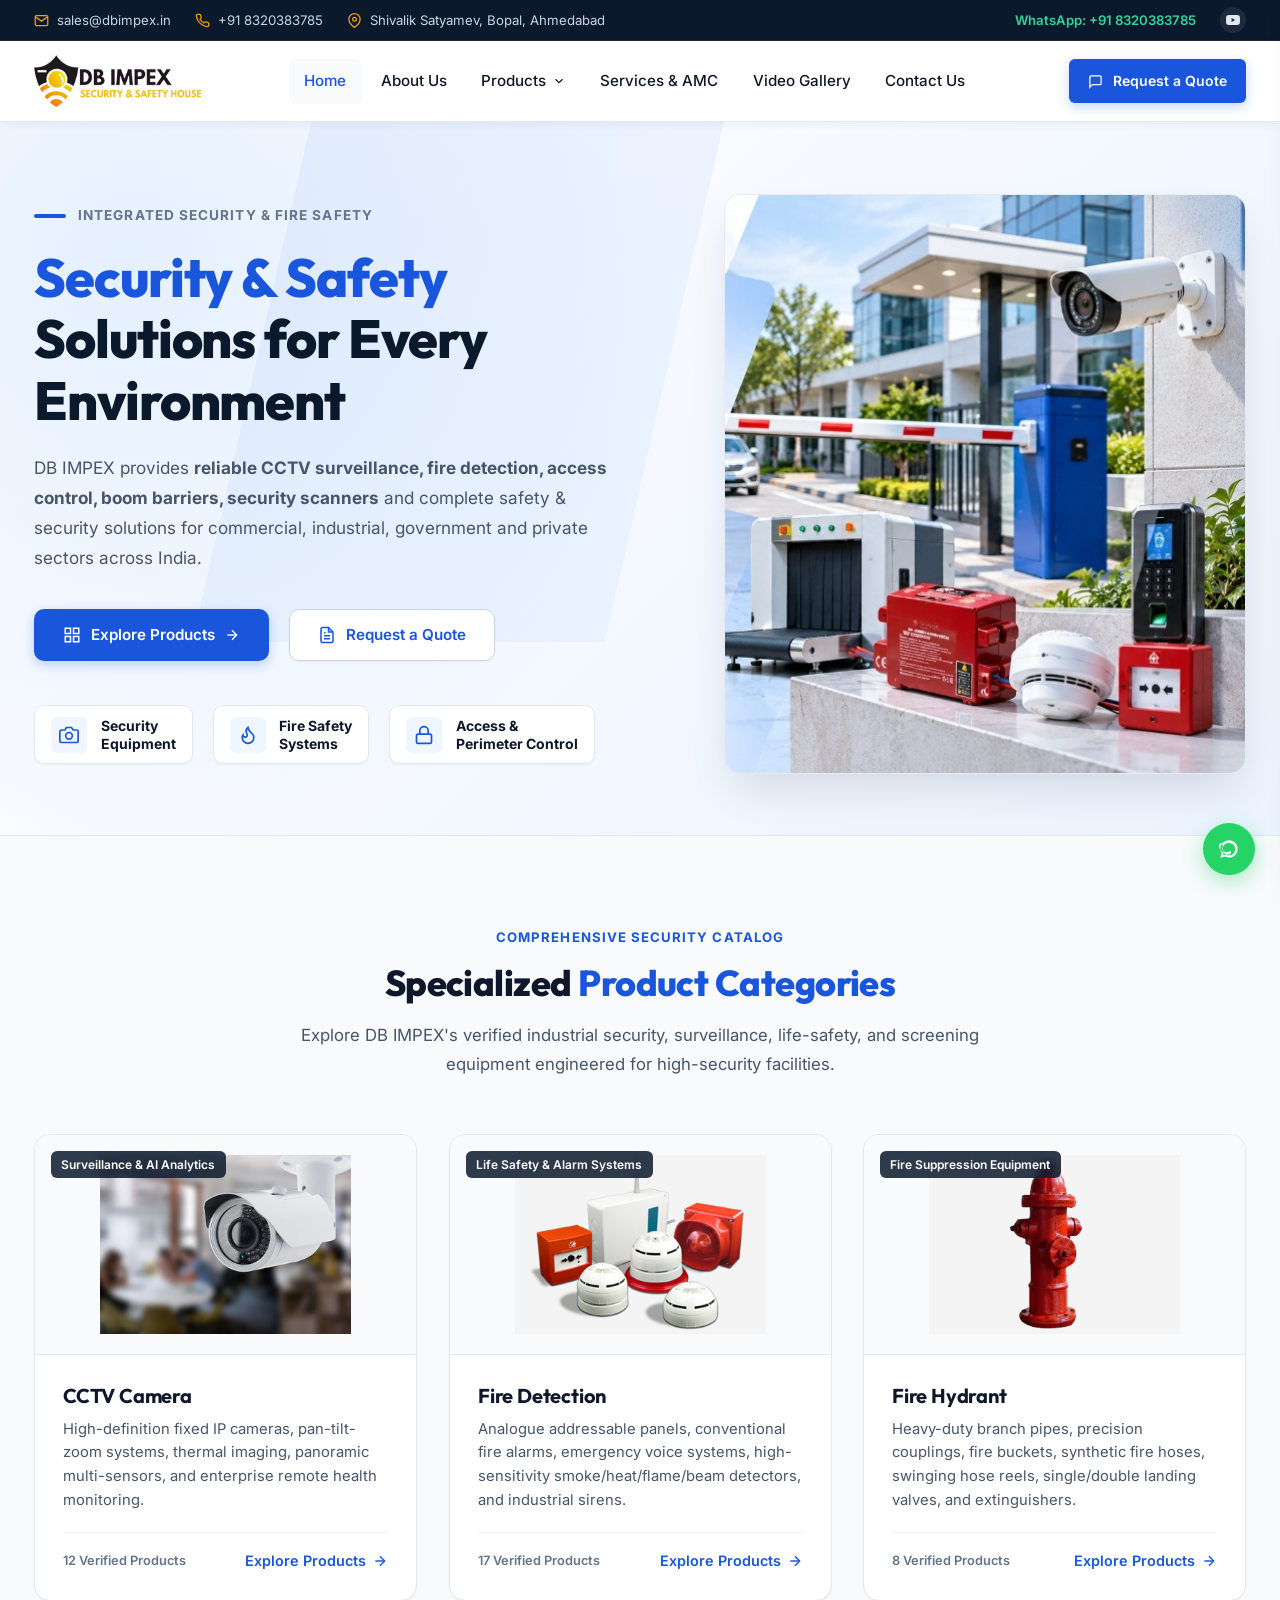
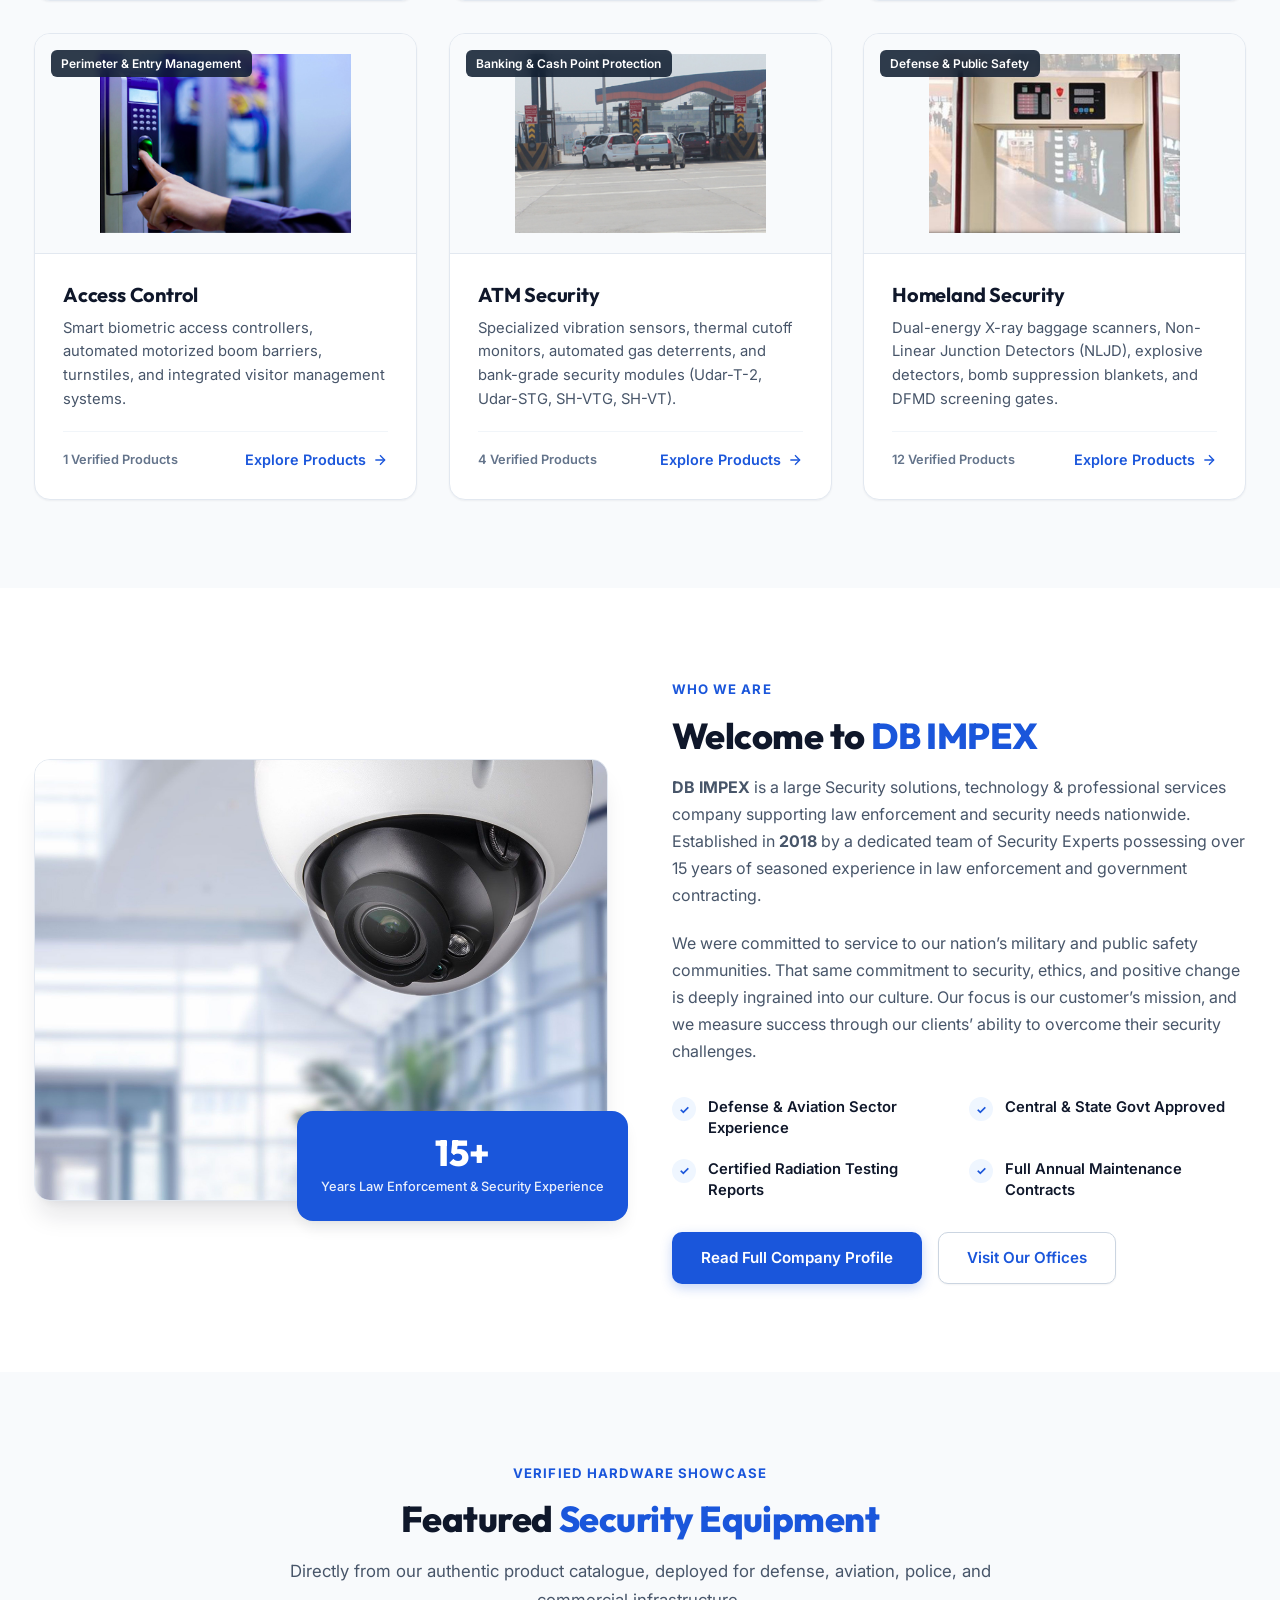
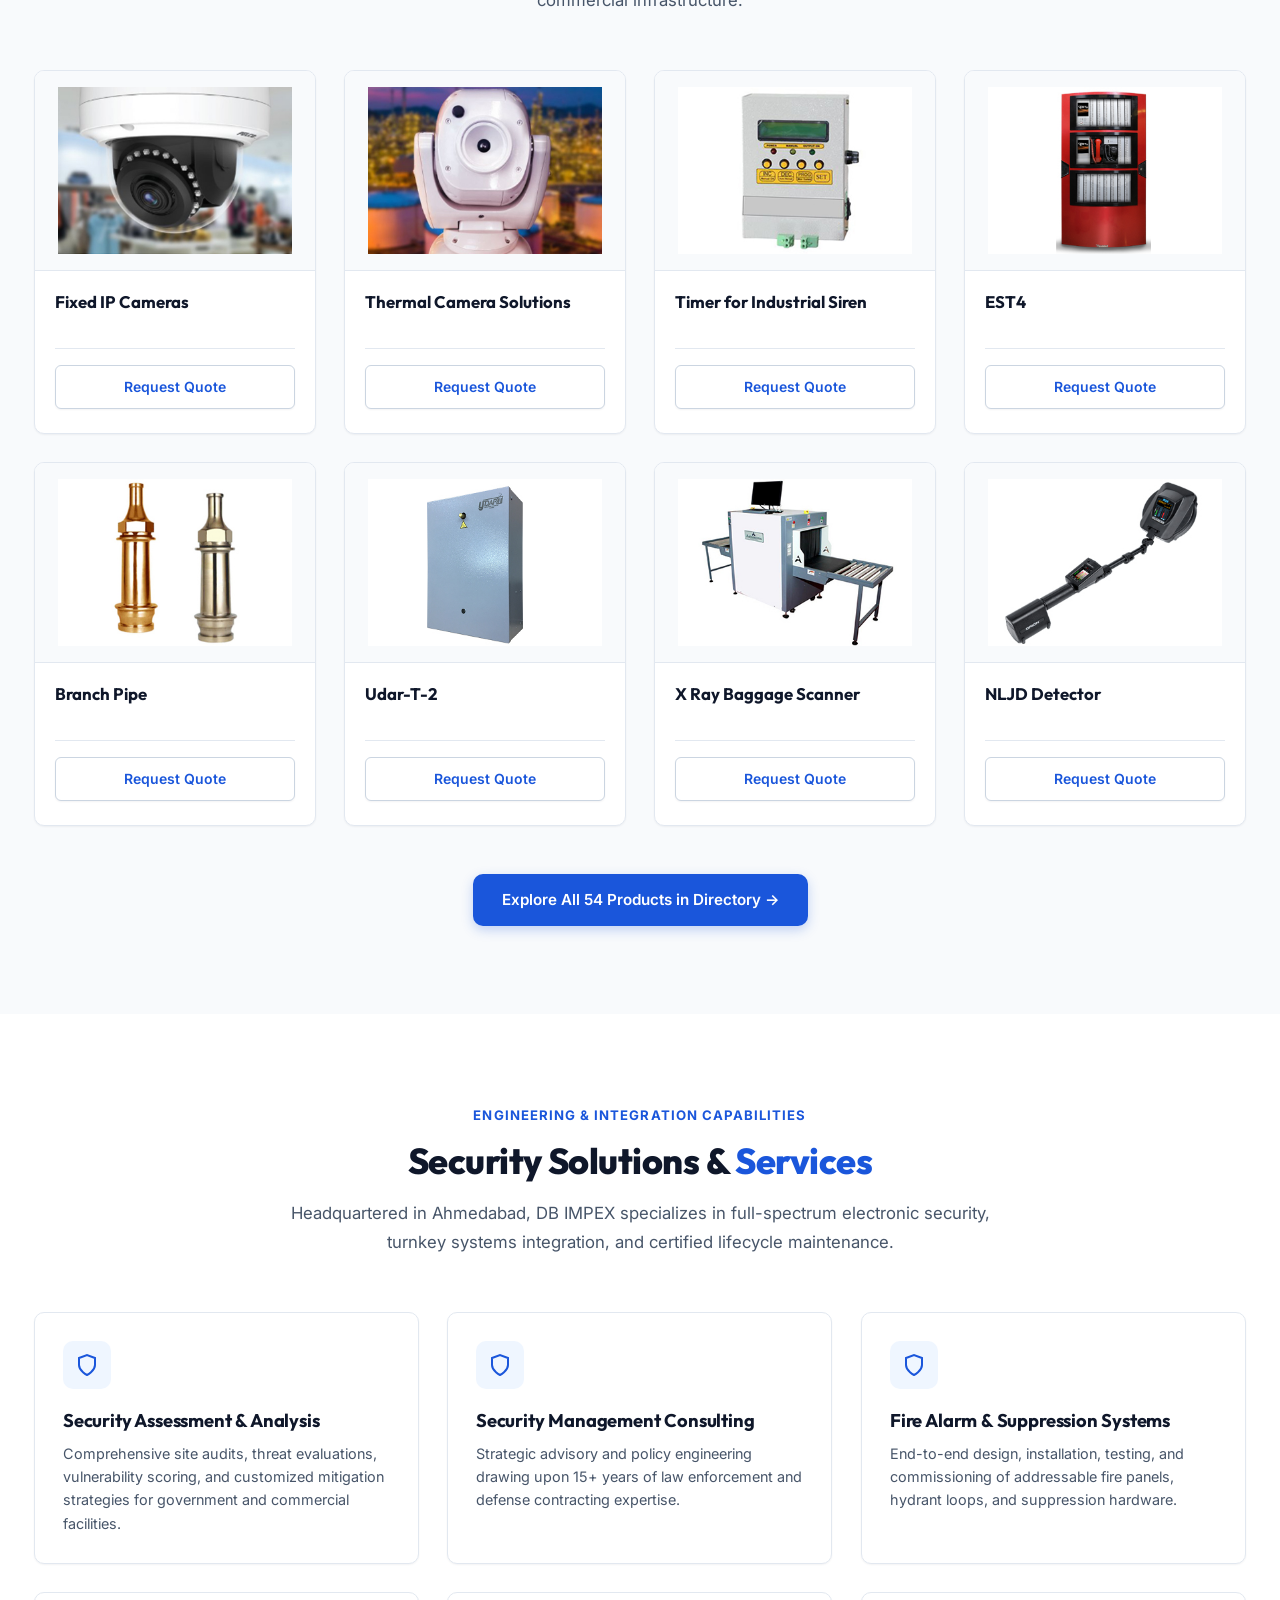
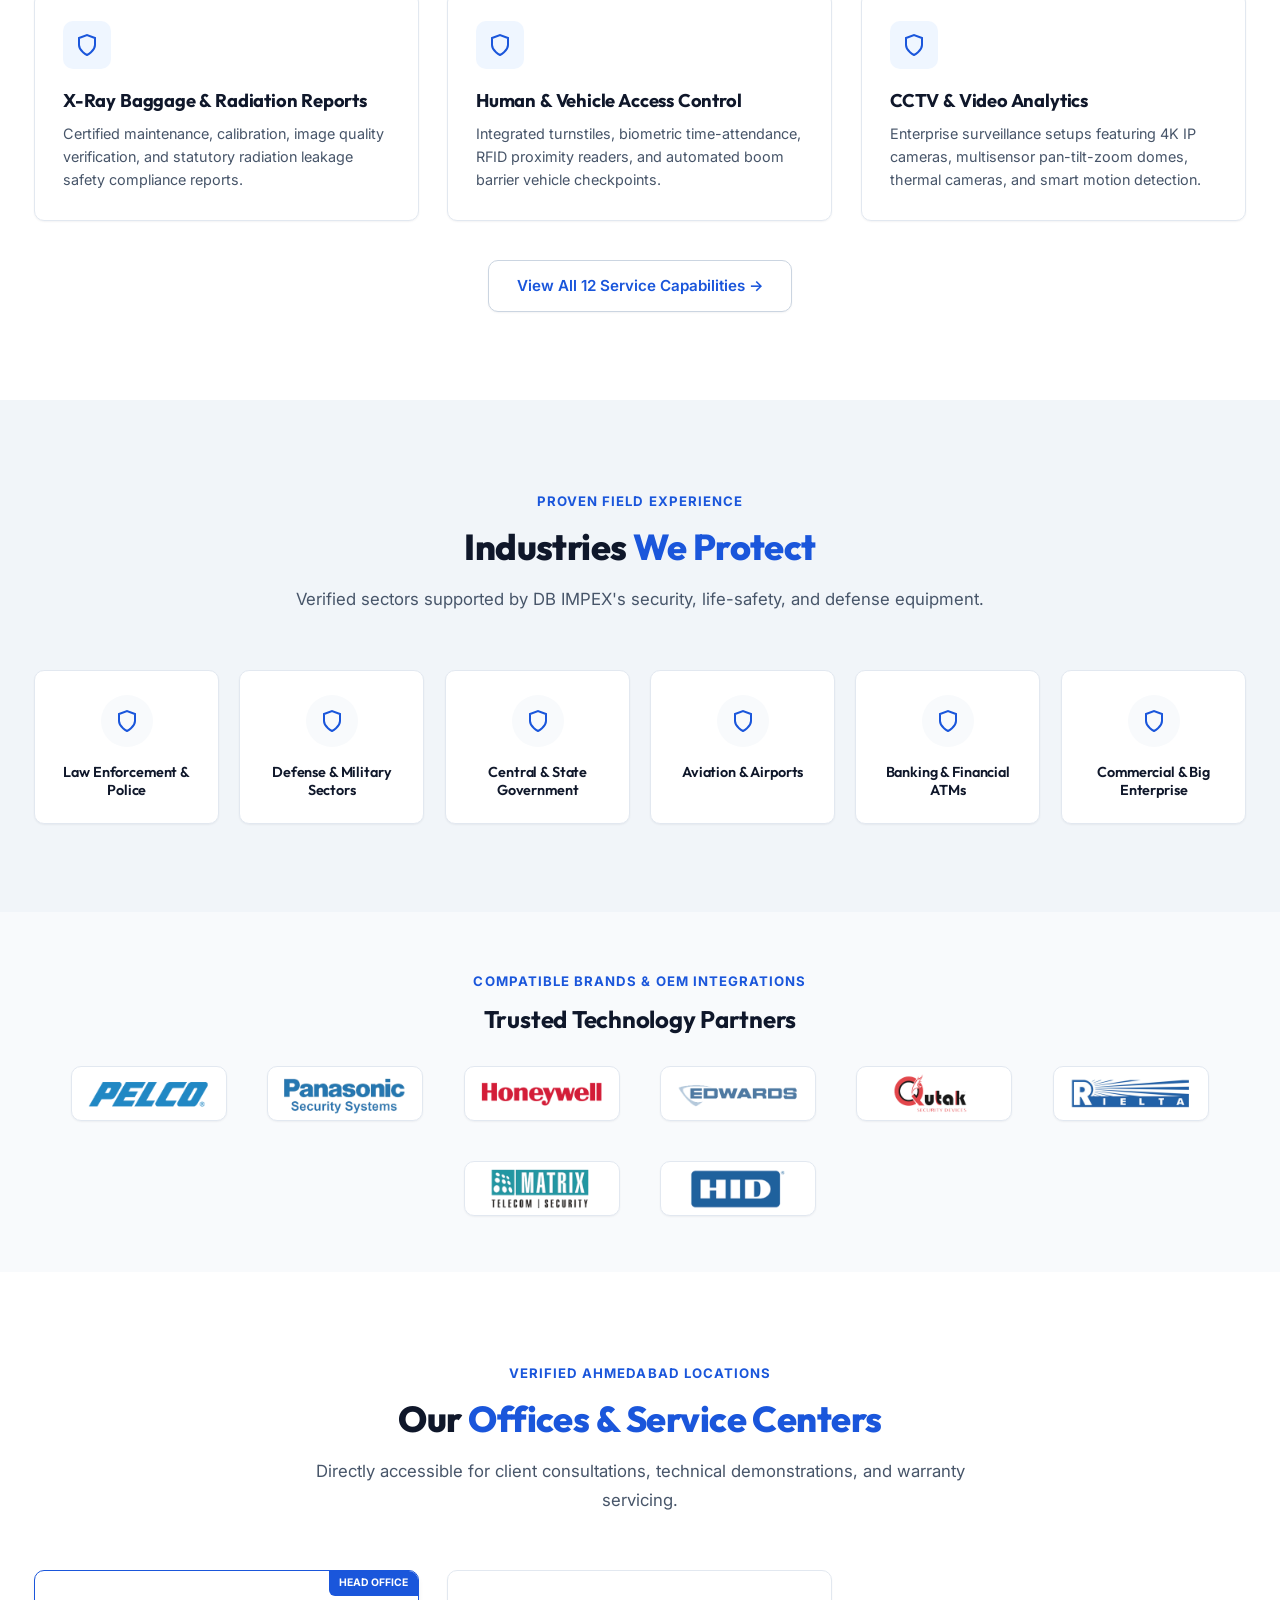
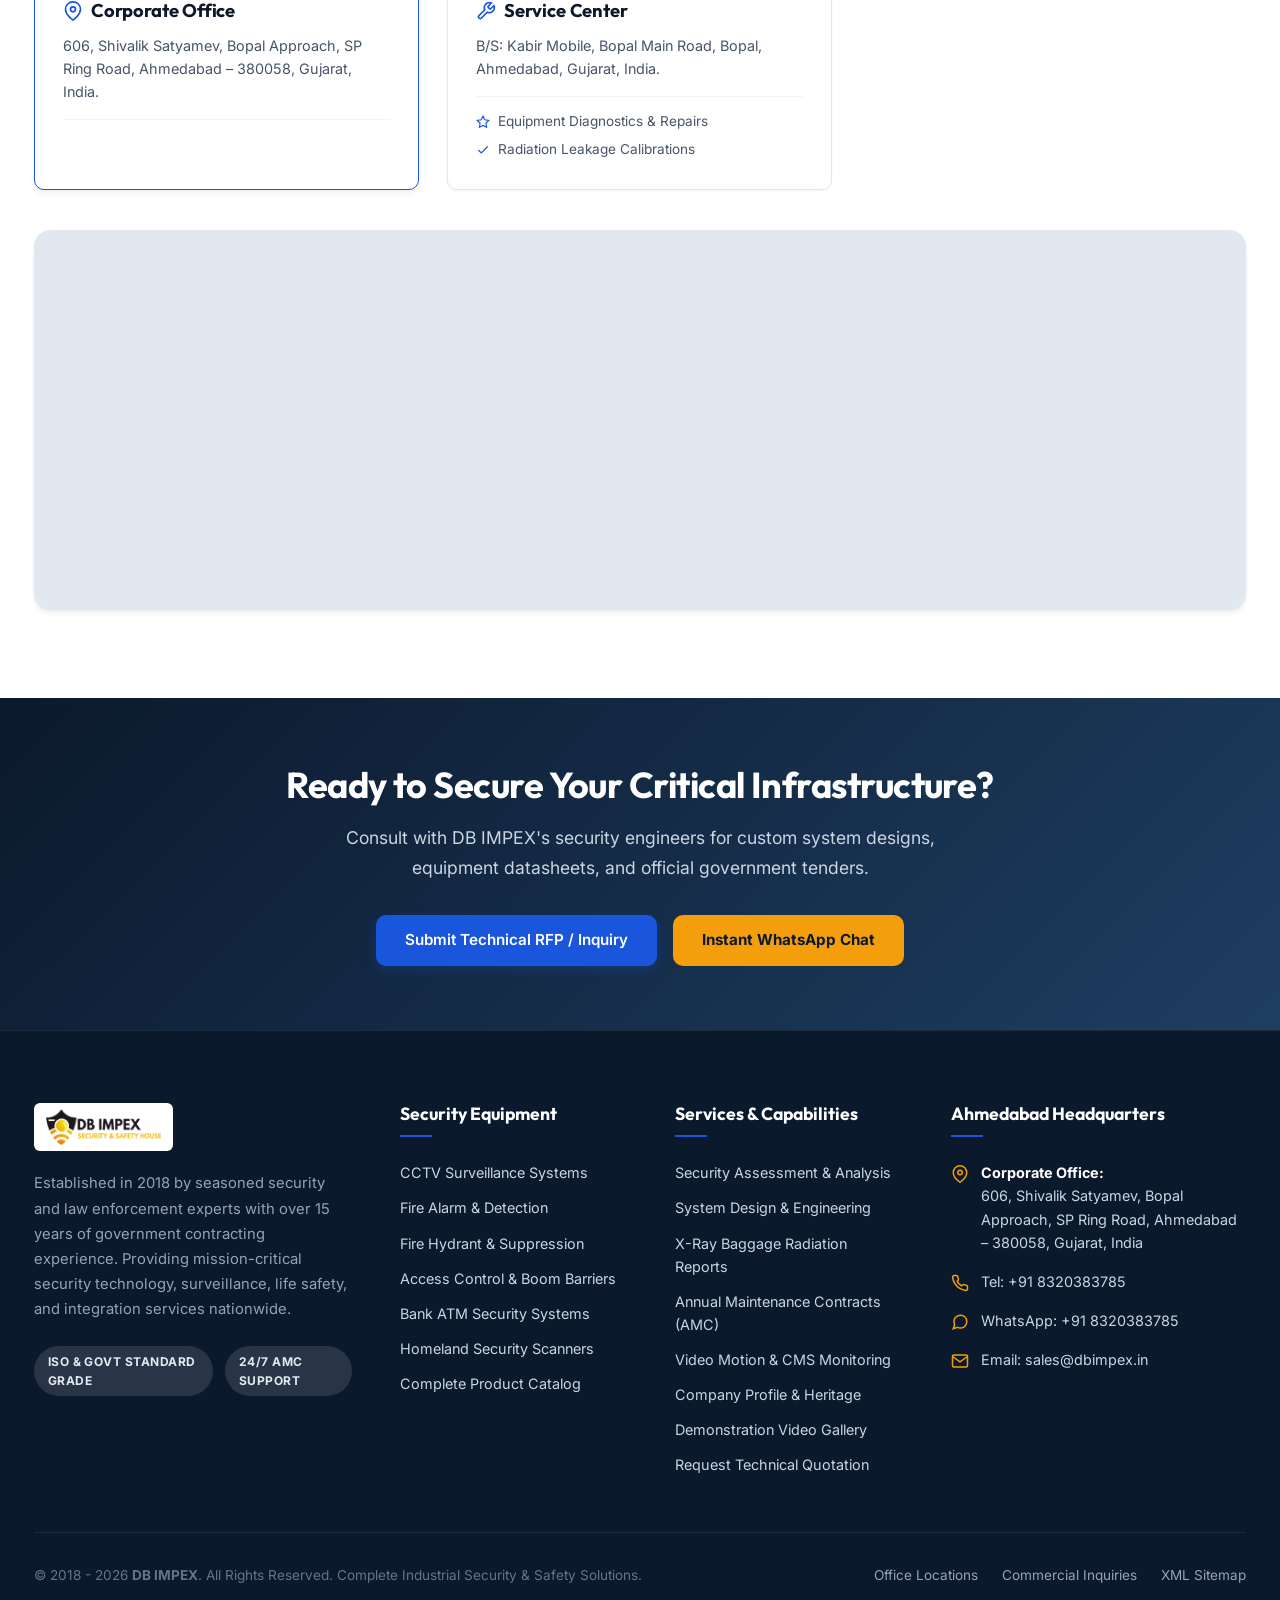
<file: index.html>
<!DOCTYPE html>
<html lang="en">
<head>
  <meta charset="utf-8">
  <meta name="viewport" content="width=device-width, initial-scale=1.0">
  <meta http-equiv="X-UA-Compatible" content="IE=edge">
  <title>DB IMPEX | Security & Safety Solutions for Every Environment</title>
  <meta name="description" content="DB IMPEX provides reliable CCTV surveillance, fire detection, access control, boom barriers, security scanners and complete safety & security solutions across India.">
  <meta name="keywords" content="DB Impex, Security and Safety Solutions, CCTV Camera, Fire Detection, Fire Hydrant, Access Control, ATM Security, Homeland Security, Baggage Scanner, Ahmedabad">
  <link rel="canonical" href="https://dbimpex.in/">

  <!-- Open Graph -->
  <meta property="og:title" content="DB IMPEX | Security & Safety Solutions for Every Environment">
  <meta property="og:description" content="DB IMPEX provides reliable CCTV surveillance, fire detection, access control, boom barriers, security scanners and complete safety & security solutions across India.">
  <meta property="og:type" content="website">
  <meta property="og:url" content="https://dbimpex.in/">
  <meta property="og:image" content="https://dbimpex.in/assets/images/favicon-512x512.png">

  <!-- Official Favicons -->
  <link rel="shortcut icon" href="favicon.ico" type="image/x-icon">
  <link rel="icon" type="image/png" sizes="32x32" href="assets/images/favicon-32x32.png">
  <link rel="icon" type="image/png" sizes="16x16" href="assets/images/favicon-16x16.png">
  <link rel="icon" type="image/png" sizes="192x192" href="assets/images/favicon-192x192.png">
  <link rel="apple-touch-icon" sizes="180x180" href="assets/images/apple-touch-icon.png">

  <!-- Core Styles -->
  <link rel="stylesheet" href="assets/css/style.css">

  <!-- Schema.org Structured Data -->
  <script type="application/ld+json">
  {
    "@context": "https://schema.org",
    "@type": "SecurityService",
    "name": "DB IMPEX",
    "image": "https://dbimpex.in/assets/images/db-impex-logo.png",
    "url": "https://dbimpex.in/",
    "telephone": "+918320383785",
    "email": "sales@dbimpex.in",
    "address": {
      "@type": "PostalAddress",
      "streetAddress": "606, Shivalik Satyamev, Bopal Approach, SP Ring Road",
      "addressLocality": "Ahmedabad",
      "addressRegion": "Gujarat",
      "postalCode": "380058",
      "addressCountry": "IN"
    },
    "sameAs": [
      "https://www.youtube.com/channel/UCGA_NkZcM_EIrCE6m0U77zg"
    ]
  }
  </script>
</head>
<body>

    <!-- Top Bar -->
    <div class="top-bar">
      <div class="container top-bar-inner">
        <div class="top-bar-left">
          <div class="top-info-item">
            <svg width="15" height="15" viewBox="0 0 24 24" fill="none" stroke="currentColor" stroke-width="2"><path d="M4 4h16c1.1 0 2 .9 2 2v12c0 1.1-.9 2-2 2H4c-1.1 0-2-.9-2-2V6c0-1.1.9-2 2-2z"></path><polyline points="22,6 12,13 2,6"></polyline></svg>
            <a href="mailto:sales@dbimpex.in">sales@dbimpex.in</a>
          </div>
          <div class="top-info-item">
            <svg width="15" height="15" viewBox="0 0 24 24" fill="none" stroke="currentColor" stroke-width="2"><path d="M22 16.92v3a2 2 0 0 1-2.18 2 19.79 19.79 0 0 1-8.63-3.07 19.5 19.5 0 0 1-6-6 19.79 19.79 0 0 1-3.07-8.67A2 2 0 0 1 4.11 2h3a2 2 0 0 1 2 1.72 12.84 12.84 0 0 0 .7 2.81 2 2 0 0 1-.45 2.11L8.09 9.91a16 16 0 0 0 6 6l1.27-1.27a2 2 0 0 1 2.11-.45 12.84 12.84 0 0 0 2.81.7A2 2 0 0 1 22 16.92z"></path></svg>
            <a href="tel:+918320383785">+91 8320383785</a>
          </div>
          <div class="top-info-item">
            <svg width="15" height="15" viewBox="0 0 24 24" fill="none" stroke="currentColor" stroke-width="2"><path d="M21 10c0 7-9 13-9 13s-9-6-9-13a9 9 0 0 1 18 0z"></path><circle cx="12" cy="10" r="3"></circle></svg>
            <span>Shivalik Satyamev, Bopal, Ahmedabad</span>
          </div>
        </div>
        <div class="top-bar-right">
          <div class="top-info-item">
            <a href="https://wa.me/918320383785" target="_blank" rel="noopener" style="display:inline-flex;align-items:center;gap:0.35rem;color:#34D399;font-weight:600;">
              <span>WhatsApp: +91 8320383785</span>
            </a>
          </div>
          <div class="top-social-links">
            <a href="https://www.youtube.com/channel/UCGA_NkZcM_EIrCE6m0U77zg" target="_blank" rel="noopener" title="YouTube Channel" aria-label="YouTube">
              <svg width="14" height="14" viewBox="0 0 24 24" fill="currentColor"><path d="M23.498 6.186a3.016 3.016 0 0 0-2.122-2.136C19.505 3.545 12 3.545 12 3.545s-7.505 0-9.377.505A3.017 3.017 0 0 0 .502 6.186C0 8.07 0 12 0 12s0 3.93.502 5.814a3.016 3.016 0 0 0 2.122 2.136c1.871.505 9.376.505 9.376.505s7.505 0 9.377-.505a3.015 3.015 0 0 0 2.122-2.136C24 15.93 24 12 24 12s0-3.93-.502-5.814zM9.545 15.568V8.432L15.818 12l-6.273 3.568z"/></svg>
            </a>
          </div>
        </div>
      </div>
    </div>

    <!-- Main Navigation Header -->
    <header class="site-header">
      <div class="container header-container">
        <a href="index.html" class="site-logo" aria-label="DB IMPEX Homepage">
          <img src="assets/images/db-impex-logo.png" alt="DB IMPEX - Security & Safety House Logo">
        </a>

        <nav class="main-nav" aria-label="Primary Navigation">
          <div class="nav-item active">
            <a href="index.html" class="nav-link">Home</a>
          </div>
          <div class="nav-item ">
            <a href="about-us.html" class="nav-link">About Us</a>
          </div>

          <!-- Products Dropdown -->
          <div class="nav-item ">
            <a href="products.html" class="nav-link">
              Products
              <svg class="chevron" width="14" height="14" viewBox="0 0 24 24" fill="none" stroke="currentColor" stroke-width="2"><polyline points="6 9 12 15 18 9"></polyline></svg>
            </a>
            <div class="dropdown-menu">
              <a href="cctv-camera.html" class="dropdown-item">
                <div class="item-icon">
                  <svg width="16" height="16" viewBox="0 0 24 24" fill="none" stroke="currentColor" stroke-width="2"><path d="M23 19a2 2 0 0 1-2 2H3a2 2 0 0 1-2-2V8a2 2 0 0 1 2-2h4l2-3h6l2 3h4a2 2 0 0 1 2 2z"></path><circle cx="12" cy="13" r="4"></circle></svg>
                </div>
                <div class="item-info">
                  <span class="item-title">CCTV Camera</span>
                  <span class="item-count">12 Industrial Models</span>
                </div>
              </a>
              <a href="fire-detection.html" class="dropdown-item">
                <div class="item-icon">
                  <svg width="16" height="16" viewBox="0 0 24 24" fill="none" stroke="currentColor" stroke-width="2"><path d="M8.5 14.5A2.5 2.5 0 0 0 11 12c0-1.38-.5-2-1-3-1.072-2.143-.224-4.054 2-6 .5 2.5 2 4.9 4 6.5 2 1.6 3 3.5 3 5.5a7 7 0 1 1-14 0c0-1.153.433-2.294 1-3a2.5 2.5 0 0 0 2.5 2.5z"></path></svg>
                </div>
                <div class="item-info">
                  <span class="item-title">Fire Detection</span>
                  <span class="item-count">17 Alarm & Detector Systems</span>
                </div>
              </a>
              <a href="fire-hydrant.html" class="dropdown-item">
                <div class="item-icon">
                  <svg width="16" height="16" viewBox="0 0 24 24" fill="none" stroke="currentColor" stroke-width="2"><path d="M12 2v20M17 5H9.5a3.5 3.5 0 0 0 0 7h5a3.5 3.5 0 0 1 0 7H6"></path></svg>
                </div>
                <div class="item-info">
                  <span class="item-title">Fire Hydrant</span>
                  <span class="item-count">8 Valves, Hoses & Pipes</span>
                </div>
              </a>
              <a href="access-control.html" class="dropdown-item">
                <div class="item-icon">
                  <svg width="16" height="16" viewBox="0 0 24 24" fill="none" stroke="currentColor" stroke-width="2"><rect x="3" y="11" width="18" height="11" rx="2" ry="2"></rect><path d="M7 11V7a5 5 0 0 1 10 0v4"></path></svg>
                </div>
                <div class="item-info">
                  <span class="item-title">Access Control & Boom Barrier</span>
                  <span class="item-count">Perimeter & Gate Systems</span>
                </div>
              </a>
              <a href="atm-security.html" class="dropdown-item">
                <div class="item-icon">
                  <svg width="16" height="16" viewBox="0 0 24 24" fill="none" stroke="currentColor" stroke-width="2"><rect x="2" y="4" width="20" height="16" rx="2"></rect><line x1="12" y1="8" x2="12" y2="16"></line><line x1="8" y1="12" x2="16" y2="12"></line></svg>
                </div>
                <div class="item-info">
                  <span class="item-title">ATM Security</span>
                  <span class="item-count">4 Udar & Gas Deterrent Systems</span>
                </div>
              </a>
              <a href="homeland-security.html" class="dropdown-item">
                <div class="item-icon">
                  <svg width="16" height="16" viewBox="0 0 24 24" fill="none" stroke="currentColor" stroke-width="2"><polygon points="12 2 2 7 12 12 22 7 12 2"></polygon><polyline points="2 17 12 22 22 17"></polyline><polyline points="2 12 12 17 22 12"></polyline></svg>
                </div>
                <div class="item-info">
                  <span class="item-title">Homeland Security</span>
                  <span class="item-count">12 Scanners & Detection Devices</span>
                </div>
              </a>
              <div style="border-top:1px solid #E2E8F0; margin-top:0.5rem; padding-top:0.5rem;">
                <a href="products.html" style="font-size:0.85rem; font-weight:700; color:#1A56DB; display:block; padding:0.5rem 1rem;">
                  View Full Product Directory →
                </a>
              </div>
            </div>
          </div>

          <div class="nav-item ">
            <a href="services.html" class="nav-link">Services & AMC</a>
          </div>
          <div class="nav-item ">
            <a href="gallery.html" class="nav-link">Video Gallery</a>
          </div>
          <div class="nav-item ">
            <a href="contact-us.html" class="nav-link">Contact Us</a>
          </div>
        </nav>

        <div class="header-actions">
          <a href="enquiry-now.html" class="btn btn-primary btn-sm open-quote-modal" data-product="General Product Inquiry">
            <svg width="15" height="15" viewBox="0 0 24 24" fill="none" stroke="currentColor" stroke-width="2"><path d="M21 15a2 2 0 0 1-2 2H7l-4 4V5a2 2 0 0 1 2-2h14a2 2 0 0 1 2 2z"></path></svg>
            Request a Quote
          </a>
          <button class="mobile-menu-toggle" aria-label="Toggle mobile menu">
            <svg width="24" height="24" viewBox="0 0 24 24" fill="none" stroke="currentColor" stroke-width="2"><line x1="3" y1="12" x2="21" y2="12"></line><line x1="3" y1="6" x2="21" y2="6"></line><line x1="3" y1="18" x2="21" y2="18"></line></svg>
          </button>
        </div>
      </div>
    </header>

    <!-- Mobile Drawer -->
    <div class="mobile-drawer-overlay"></div>
    <div class="mobile-nav-drawer">
      <div class="drawer-header">
        <img src="assets/images/db-impex-logo.png" alt="DB IMPEX Logo">
        <button class="drawer-close" aria-label="Close menu">&times;</button>
      </div>
      <div class="mobile-nav-list">
        <a href="index.html" class="mobile-nav-link">Home</a>
        <a href="about-us.html" class="mobile-nav-link">About Us</a>
        <div>
          <a href="#" class="mobile-nav-link mobile-submenu-toggle">
            Products
            <svg width="14" height="14" viewBox="0 0 24 24" fill="none" stroke="currentColor" stroke-width="2"><polyline points="6 9 12 15 18 9"></polyline></svg>
          </a>
          <div class="mobile-submenu">
            <a href="products.html">All Products Catalog</a>
            <a href="cctv-camera.html">CCTV Camera (12)</a>
            <a href="fire-detection.html">Fire Detection (17)</a>
            <a href="fire-hydrant.html">Fire Hydrant (8)</a>
            <a href="access-control.html">Access Control & Boom Barriers</a>
            <a href="atm-security.html">ATM Security (4)</a>
            <a href="homeland-security.html">Homeland Security (12)</a>
          </div>
        </div>
        <a href="services.html" class="mobile-nav-link">Services & AMC</a>
        <a href="gallery.html" class="mobile-nav-link">Video Gallery</a>
        <a href="contact-us.html" class="mobile-nav-link">Contact Us</a>
        <a href="enquiry-now.html" class="mobile-nav-link" style="color:var(--brand-blue);font-weight:700;">Enquiry Now</a>
      </div>
      <div style="margin-top:auto; padding-top:1.5rem; border-top:1px solid #E2E8F0;">
        <p style="font-size:0.85rem; color:#64748B; margin-bottom:0.75rem;">Need immediate assistance?</p>
        <a href="tel:+918320383785" class="btn btn-secondary btn-sm" style="width:100%; margin-bottom:0.5rem;">Call: +91 8320383785</a>
        <a href="https://wa.me/918320383785" class="btn btn-accent btn-sm" style="width:100%;" target="_blank">Chat on WhatsApp</a>
      </div>
    </div>
    
    <!-- Clean Corporate Hero Section -->
    <section class="hero-section-clean">
      <div class="container hero-grid-clean">
        <div class="hero-content-clean">
          <div class="hero-tag-wrap">
            <div class="hero-tag-bar"></div>
            <span class="hero-tag-text">INTEGRATED SECURITY & FIRE SAFETY</span>
          </div>
          <h1 class="hero-title-clean">
            <span class="blue-highlight">Security & Safety</span> Solutions for Every Environment
          </h1>
          <p class="hero-subtitle-clean">
            DB IMPEX provides <strong>reliable CCTV surveillance, fire detection, access control, boom barriers, security scanners</strong> and complete safety & security solutions for commercial, industrial, government and private sectors across India.
          </p>
          <div class="hero-actions-clean">
            <a href="products.html" class="btn btn-primary">
              <svg width="18" height="18" viewBox="0 0 24 24" fill="none" stroke="currentColor" stroke-width="2"><rect x="3" y="3" width="7" height="7"></rect><rect x="14" y="3" width="7" height="7"></rect><rect x="14" y="14" width="7" height="7"></rect><rect x="3" y="14" width="7" height="7"></rect></svg>
              Explore Products
              <svg width="16" height="16" viewBox="0 0 24 24" fill="none" stroke="currentColor" stroke-width="2"><line x1="5" y1="12" x2="19" y2="12"></line><polyline points="12 5 19 12 12 19"></polyline></svg>
            </a>
            <a href="enquiry-now.html" class="btn btn-secondary open-quote-modal" data-product="General Inquiry">
              <svg width="18" height="18" viewBox="0 0 24 24" fill="none" stroke="currentColor" stroke-width="2"><path d="M14 2H6a2 2 0 0 0-2 2v16a2 2 0 0 0 2 2h12a2 2 0 0 0 2-2V8z"></path><polyline points="14 2 14 8 20 8"></polyline><line x1="16" y1="13" x2="8" y2="13"></line><line x1="16" y1="17" x2="8" y2="17"></line><polyline points="10 9 9 9 8 9"></polyline></svg>
              Request a Quote
            </a>
          </div>

          <!-- Bottom Feature Badges matching user image -->
          <div class="hero-features-bar">
            <a href="cctv-camera.html" class="hero-feature-pill">
              <div class="hero-feature-icon">
                <svg width="20" height="20" viewBox="0 0 24 24" fill="none" stroke="currentColor" stroke-width="2"><path d="M23 19a2 2 0 0 1-2 2H3a2 2 0 0 1-2-2V8a2 2 0 0 1 2-2h4l2-3h6l2 3h4a2 2 0 0 1 2 2z"></path><circle cx="12" cy="13" r="4"></circle></svg>
              </div>
              <div class="hero-feature-text">Security<br>Equipment</div>
            </a>
            <a href="fire-detection.html" class="hero-feature-pill">
              <div class="hero-feature-icon">
                <svg width="20" height="20" viewBox="0 0 24 24" fill="none" stroke="currentColor" stroke-width="2"><path d="M8.5 14.5A2.5 2.5 0 0 0 11 12c0-1.38-.5-2-1-3-1.072-2.143-.224-4.054 2-6 .5 2.5 2 4.9 4 6.5 2 1.6 3 3.5 3 5.5a7 7 0 1 1-14 0c0-1.153.433-2.294 1-3a2.5 2.5 0 0 0 2.5 2.5z"></path></svg>
              </div>
              <div class="hero-feature-text">Fire Safety<br>Systems</div>
            </a>
            <a href="access-control.html" class="hero-feature-pill">
              <div class="hero-feature-icon">
                <svg width="20" height="20" viewBox="0 0 24 24" fill="none" stroke="currentColor" stroke-width="2"><rect x="3" y="11" width="18" height="11" rx="2" ry="2"></rect><path d="M7 11V7a5 5 0 0 1 10 0v4"></path></svg>
              </div>
              <div class="hero-feature-text">Access &<br>Perimeter Control</div>
            </a>
          </div>
        </div>

        <div class="hero-media-wrapper-clean">
          <img src="assets/images/hero-equipment.jpg" alt="DB IMPEX Integrated Security and Safety Solutions">
        </div>
      </div>
    </section>
    
    <!-- Core Product Categories -->
    <section class="section section-bg-light" id="categories">
      <div class="container">
        <div class="section-header">
          <span class="section-tag">COMPREHENSIVE SECURITY CATALOG</span>
          <h2 class="section-title">Specialized <span class="highlight">Product Categories</span></h2>
          <p class="section-desc">
            Explore DB IMPEX's verified industrial security, surveillance, life-safety, and screening equipment engineered for high-security facilities.
          </p>
        </div>

        <div class="category-grid">
    
          <div class="category-card">
            <div class="category-img-box">
              <span class="category-tag-badge">Surveillance & AI Analytics</span>
              <img src="assets/images/images_pro-1.jpg" alt="CCTV Camera" loading="lazy">
            </div>
            <div class="category-card-body">
              <h3 class="category-card-title">CCTV Camera</h3>
              <p class="category-card-desc">High-definition fixed IP cameras, pan-tilt-zoom systems, thermal imaging, panoramic multi-sensors, and enterprise remote health monitoring.</p>
              <div class="category-card-footer">
                <span class="category-count">12 Verified Products</span>
                <a href="cctv-camera.html" class="category-arrow-link">
                  Explore Products
                  <svg width="16" height="16" viewBox="0 0 24 24" fill="none" stroke="currentColor" stroke-width="2"><line x1="5" y1="12" x2="19" y2="12"></line><polyline points="12 5 19 12 12 19"></polyline></svg>
                </a>
              </div>
            </div>
          </div>
        
          <div class="category-card">
            <div class="category-img-box">
              <span class="category-tag-badge">Life Safety & Alarm Systems</span>
              <img src="assets/images/images_pro-2.jpg" alt="Fire Detection" loading="lazy">
            </div>
            <div class="category-card-body">
              <h3 class="category-card-title">Fire Detection</h3>
              <p class="category-card-desc">Analogue addressable panels, conventional fire alarms, emergency voice systems, high-sensitivity smoke/heat/flame/beam detectors, and industrial sirens.</p>
              <div class="category-card-footer">
                <span class="category-count">17 Verified Products</span>
                <a href="fire-detection.html" class="category-arrow-link">
                  Explore Products
                  <svg width="16" height="16" viewBox="0 0 24 24" fill="none" stroke="currentColor" stroke-width="2"><line x1="5" y1="12" x2="19" y2="12"></line><polyline points="12 5 19 12 12 19"></polyline></svg>
                </a>
              </div>
            </div>
          </div>
        
          <div class="category-card">
            <div class="category-img-box">
              <span class="category-tag-badge">Fire Suppression Equipment</span>
              <img src="assets/images/images_pro-3.jpg" alt="Fire Hydrant" loading="lazy">
            </div>
            <div class="category-card-body">
              <h3 class="category-card-title">Fire Hydrant</h3>
              <p class="category-card-desc">Heavy-duty branch pipes, precision couplings, fire buckets, synthetic fire hoses, swinging hose reels, single/double landing valves, and extinguishers.</p>
              <div class="category-card-footer">
                <span class="category-count">8 Verified Products</span>
                <a href="fire-hydrant.html" class="category-arrow-link">
                  Explore Products
                  <svg width="16" height="16" viewBox="0 0 24 24" fill="none" stroke="currentColor" stroke-width="2"><line x1="5" y1="12" x2="19" y2="12"></line><polyline points="12 5 19 12 12 19"></polyline></svg>
                </a>
              </div>
            </div>
          </div>
        
          <div class="category-card">
            <div class="category-img-box">
              <span class="category-tag-badge">Perimeter & Entry Management</span>
              <img src="assets/images/images_pro-4.jpg" alt="Access Control" loading="lazy">
            </div>
            <div class="category-card-body">
              <h3 class="category-card-title">Access Control</h3>
              <p class="category-card-desc">Smart biometric access controllers, automated motorized boom barriers, turnstiles, and integrated visitor management systems.</p>
              <div class="category-card-footer">
                <span class="category-count">1 Verified Products</span>
                <a href="access-control.html" class="category-arrow-link">
                  Explore Products
                  <svg width="16" height="16" viewBox="0 0 24 24" fill="none" stroke="currentColor" stroke-width="2"><line x1="5" y1="12" x2="19" y2="12"></line><polyline points="12 5 19 12 12 19"></polyline></svg>
                </a>
              </div>
            </div>
          </div>
        
          <div class="category-card">
            <div class="category-img-box">
              <span class="category-tag-badge">Banking & Cash Point Protection</span>
              <img src="assets/images/images_pro-5.jpg" alt="ATM Security" loading="lazy">
            </div>
            <div class="category-card-body">
              <h3 class="category-card-title">ATM Security</h3>
              <p class="category-card-desc">Specialized vibration sensors, thermal cutoff monitors, automated gas deterrents, and bank-grade security modules (Udar-T-2, Udar-STG, SH-VTG, SH-VT).</p>
              <div class="category-card-footer">
                <span class="category-count">4 Verified Products</span>
                <a href="atm-security.html" class="category-arrow-link">
                  Explore Products
                  <svg width="16" height="16" viewBox="0 0 24 24" fill="none" stroke="currentColor" stroke-width="2"><line x1="5" y1="12" x2="19" y2="12"></line><polyline points="12 5 19 12 12 19"></polyline></svg>
                </a>
              </div>
            </div>
          </div>
        
          <div class="category-card">
            <div class="category-img-box">
              <span class="category-tag-badge">Defense & Public Safety</span>
              <img src="assets/images/images_pro-6.jpg" alt="Homeland Security" loading="lazy">
            </div>
            <div class="category-card-body">
              <h3 class="category-card-title">Homeland Security</h3>
              <p class="category-card-desc">Dual-energy X-ray baggage scanners, Non-Linear Junction Detectors (NLJD), explosive detectors, bomb suppression blankets, and DFMD screening gates.</p>
              <div class="category-card-footer">
                <span class="category-count">12 Verified Products</span>
                <a href="homeland-security.html" class="category-arrow-link">
                  Explore Products
                  <svg width="16" height="16" viewBox="0 0 24 24" fill="none" stroke="currentColor" stroke-width="2"><line x1="5" y1="12" x2="19" y2="12"></line><polyline points="12 5 19 12 12 19"></polyline></svg>
                </a>
              </div>
            </div>
          </div>
        
        </div>
      </div>
    </section>
    
    <!-- About DB IMPEX Preview -->
    <section class="section">
      <div class="container">
        <div class="about-grid">
          <div class="about-visual">
            <div class="about-img-main">
              <img src="assets/images/images_slider_slider-2.jpg" alt="DB IMPEX Surveillance Systems Installation">
            </div>
            <div class="about-experience-badge">
              <div class="years">15+</div>
              <div class="text">Years Law Enforcement & Security Experience</div>
            </div>
          </div>

          <div class="about-text">
            <span class="section-tag">WHO WE ARE</span>
            <h2 class="section-title">Welcome to <span class="highlight">DB IMPEX</span></h2>
            <p style="margin-bottom:1.25rem;">
              <strong>DB IMPEX</strong> is a large Security solutions, technology & professional services company supporting law enforcement and security needs nationwide. Established in <strong>2018</strong> by a dedicated team of Security Experts possessing over 15 years of seasoned experience in law enforcement and government contracting.
            </p>
            <p style="margin-bottom:1.5rem;">
              We were committed to service to our nation’s military and public safety communities. That same commitment to security, ethics, and positive change is deeply ingrained into our culture. Our focus is our customer’s mission, and we measure success through our clients’ ability to overcome their security challenges.
            </p>

            <div class="about-feature-list">
              <div class="about-feature-item">
                <div class="check-icon">&#10003;</div>
                <p>Defense & Aviation Sector Experience</p>
              </div>
              <div class="about-feature-item">
                <div class="check-icon">&#10003;</div>
                <p>Central & State Govt Approved</p>
              </div>
              <div class="about-feature-item">
                <div class="check-icon">&#10003;</div>
                <p>Certified Radiation Testing Reports</p>
              </div>
              <div class="about-feature-item">
                <div class="check-icon">&#10003;</div>
                <p>Full Annual Maintenance Contracts</p>
              </div>
            </div>

            <div style="display:flex; gap:1rem; align-items:center;">
              <a href="about-us.html" class="btn btn-primary">Read Full Company Profile</a>
              <a href="contact-us.html" class="btn btn-secondary">Visit Our Offices</a>
            </div>
          </div>
        </div>
      </div>
    </section>
    
    <!-- Featured Product Highlights -->
    <section class="section section-bg-light">
      <div class="container">
        <div class="section-header">
          <span class="section-tag">VERIFIED HARDWARE SHOWCASE</span>
          <h2 class="section-title">Featured <span class="highlight">Security Equipment</span></h2>
          <p class="section-desc">
            Directly from our authentic product catalogue, deployed for defense, aviation, police, and commercial infrastructure.
          </p>
        </div>

        <div class="products-grid">
    
    <div class="product-card" data-category="cctv-camera">
      <div class="product-img-wrap">
        <img src="assets/images/images_products_cctv-1.jpg" alt="Fixed IP Cameras" loading="lazy">
      </div>
      <div class="product-card-body">
        <h4 class="product-card-title">Fixed IP Cameras</h4>
        <div class="product-card-action">
          <button class="btn btn-secondary btn-sm open-quote-modal" data-product="Fixed IP Cameras (CCTV Camera)">
            Request Quote
          </button>
        </div>
      </div>
    </div>
    
    <div class="product-card" data-category="cctv-camera">
      <div class="product-img-wrap">
        <img src="assets/images/images_products_cctv-4.jpg" alt="Thermal Camera Solutions" loading="lazy">
      </div>
      <div class="product-card-body">
        <h4 class="product-card-title">Thermal Camera Solutions</h4>
        <div class="product-card-action">
          <button class="btn btn-secondary btn-sm open-quote-modal" data-product="Thermal Camera Solutions (CCTV Camera)">
            Request Quote
          </button>
        </div>
      </div>
    </div>
    
    <div class="product-card" data-category="fire-detection">
      <div class="product-img-wrap">
        <img src="assets/images/images_fire-pro_fire-0.jpg" alt="Timer for Industrial Siren" loading="lazy">
      </div>
      <div class="product-card-body">
        <h4 class="product-card-title">Timer for Industrial Siren</h4>
        <div class="product-card-action">
          <button class="btn btn-secondary btn-sm open-quote-modal" data-product="Timer for Industrial Siren (Fire Detection)">
            Request Quote
          </button>
        </div>
      </div>
    </div>
    
    <div class="product-card" data-category="fire-detection">
      <div class="product-img-wrap">
        <img src="assets/images/images_fire-pro_fire-5.jpg" alt="EST4" loading="lazy">
      </div>
      <div class="product-card-body">
        <h4 class="product-card-title">EST4</h4>
        <div class="product-card-action">
          <button class="btn btn-secondary btn-sm open-quote-modal" data-product="EST4 (Fire Detection)">
            Request Quote
          </button>
        </div>
      </div>
    </div>
    
    <div class="product-card" data-category="fire-hydrant">
      <div class="product-img-wrap">
        <img src="assets/images/images_fire-pro_fire-13.jpg" alt="Branch Pipe" loading="lazy">
      </div>
      <div class="product-card-body">
        <h4 class="product-card-title">Branch Pipe</h4>
        <div class="product-card-action">
          <button class="btn btn-secondary btn-sm open-quote-modal" data-product="Branch Pipe (Fire Hydrant)">
            Request Quote
          </button>
        </div>
      </div>
    </div>
    
    <div class="product-card" data-category="atm-security">
      <div class="product-img-wrap">
        <img src="assets/images/images_atm_atm-1.jpg" alt="Udar-T-2" loading="lazy">
      </div>
      <div class="product-card-body">
        <h4 class="product-card-title">Udar-T-2</h4>
        <div class="product-card-action">
          <button class="btn btn-secondary btn-sm open-quote-modal" data-product="Udar-T-2 (ATM Security)">
            Request Quote
          </button>
        </div>
      </div>
    </div>
    
    <div class="product-card" data-category="homeland-security">
      <div class="product-img-wrap">
        <img src="assets/images/images_homeland_home-1.jpg" alt="X Ray Baggage Scanner" loading="lazy">
      </div>
      <div class="product-card-body">
        <h4 class="product-card-title">X Ray Baggage Scanner</h4>
        <div class="product-card-action">
          <button class="btn btn-secondary btn-sm open-quote-modal" data-product="X Ray Baggage Scanner (Homeland Security)">
            Request Quote
          </button>
        </div>
      </div>
    </div>
    
    <div class="product-card" data-category="homeland-security">
      <div class="product-img-wrap">
        <img src="assets/images/images_homeland_home-2.jpg" alt="NLJD Detector" loading="lazy">
      </div>
      <div class="product-card-body">
        <h4 class="product-card-title">NLJD Detector</h4>
        <div class="product-card-action">
          <button class="btn btn-secondary btn-sm open-quote-modal" data-product="NLJD Detector (Homeland Security)">
            Request Quote
          </button>
        </div>
      </div>
    </div>
    
        </div>
        <div style="text-align:center; margin-top:3rem;">
          <a href="products.html" class="btn btn-primary">
            Explore All 54 Products in Directory &rarr;
          </a>
        </div>
      </div>
    </section>
    
    <!-- Solutions and Services Section -->
    <section class="section">
      <div class="container">
        <div class="section-header">
          <span class="section-tag">ENGINEERING & INTEGRATION CAPABILITIES</span>
          <h2 class="section-title">Security Solutions & <span class="highlight">Services</span></h2>
          <p class="section-desc">
            Headquartered in Ahmedabad, DB IMPEX specializes in full-spectrum electronic security, turnkey systems integration, and certified lifecycle maintenance.
          </p>
        </div>

        <div class="services-grid">
    
          <div class="service-card">
            <div class="service-icon-box">
              <svg width="24" height="24" viewBox="0 0 24 24" fill="none" stroke="currentColor" stroke-width="2"><path d="M12 22s8-4 8-10V5l-8-3-8 3v7c0 6 8 10 8 10z"></path></svg>
            </div>
            <h3 class="service-title">Security Assessment & Analysis</h3>
            <p class="service-desc">Comprehensive site audits, threat evaluations, vulnerability scoring, and customized mitigation strategies for government and commercial facilities.</p>
          </div>
        
          <div class="service-card">
            <div class="service-icon-box">
              <svg width="24" height="24" viewBox="0 0 24 24" fill="none" stroke="currentColor" stroke-width="2"><path d="M12 22s8-4 8-10V5l-8-3-8 3v7c0 6 8 10 8 10z"></path></svg>
            </div>
            <h3 class="service-title">Security Management Consulting</h3>
            <p class="service-desc">Strategic advisory and policy engineering drawing upon 15+ years of law enforcement and defense contracting expertise.</p>
          </div>
        
          <div class="service-card">
            <div class="service-icon-box">
              <svg width="24" height="24" viewBox="0 0 24 24" fill="none" stroke="currentColor" stroke-width="2"><path d="M12 22s8-4 8-10V5l-8-3-8 3v7c0 6 8 10 8 10z"></path></svg>
            </div>
            <h3 class="service-title">Fire Alarm & Suppression Systems</h3>
            <p class="service-desc">End-to-end design, installation, testing, and commissioning of addressable fire panels, hydrant loops, and suppression hardware.</p>
          </div>
        
          <div class="service-card">
            <div class="service-icon-box">
              <svg width="24" height="24" viewBox="0 0 24 24" fill="none" stroke="currentColor" stroke-width="2"><path d="M12 22s8-4 8-10V5l-8-3-8 3v7c0 6 8 10 8 10z"></path></svg>
            </div>
            <h3 class="service-title">X-Ray Baggage & Radiation Reports</h3>
            <p class="service-desc">Certified maintenance, calibration, image quality verification, and statutory radiation leakage safety compliance reports.</p>
          </div>
        
          <div class="service-card">
            <div class="service-icon-box">
              <svg width="24" height="24" viewBox="0 0 24 24" fill="none" stroke="currentColor" stroke-width="2"><path d="M12 22s8-4 8-10V5l-8-3-8 3v7c0 6 8 10 8 10z"></path></svg>
            </div>
            <h3 class="service-title">Human & Vehicle Access Control</h3>
            <p class="service-desc">Integrated turnstiles, biometric time-attendance, RFID proximity readers, and automated boom barrier vehicle checkpoints.</p>
          </div>
        
          <div class="service-card">
            <div class="service-icon-box">
              <svg width="24" height="24" viewBox="0 0 24 24" fill="none" stroke="currentColor" stroke-width="2"><path d="M12 22s8-4 8-10V5l-8-3-8 3v7c0 6 8 10 8 10z"></path></svg>
            </div>
            <h3 class="service-title">CCTV & Video Analytics</h3>
            <p class="service-desc">Enterprise surveillance setups featuring 4K IP cameras, multisensor pan-tilt-zoom domes, thermal cameras, and smart motion detection.</p>
          </div>
        
        </div>
        <div style="text-align:center; margin-top:2.5rem;">
          <a href="services.html" class="btn btn-secondary">
            View All 12 Service Capabilities &rarr;
          </a>
        </div>
      </div>
    </section>
    
    <!-- Industries Served Section -->
    <section class="section section-bg-slate">
      <div class="container">
        <div class="section-header">
          <span class="section-tag">PROVEN FIELD EXPERIENCE</span>
          <h2 class="section-title">Industries <span class="highlight">We Protect</span></h2>
          <p class="section-desc">
            Verified sectors supported by DB IMPEX's security, life-safety, and defense equipment.
          </p>
        </div>

        <div class="industries-grid">
    
          <div class="industry-card">
            <div class="industry-icon">
              <svg width="24" height="24" viewBox="0 0 24 24" fill="none" stroke="currentColor" stroke-width="2"><path d="M12 22s8-4 8-10V5l-8-3-8 3v7c0 6 8 10 8 10z"></path></svg>
            </div>
            <h3 class="industry-name">Law Enforcement & Police</h3>
          </div>
        
          <div class="industry-card">
            <div class="industry-icon">
              <svg width="24" height="24" viewBox="0 0 24 24" fill="none" stroke="currentColor" stroke-width="2"><path d="M12 22s8-4 8-10V5l-8-3-8 3v7c0 6 8 10 8 10z"></path></svg>
            </div>
            <h3 class="industry-name">Defense & Military Sectors</h3>
          </div>
        
          <div class="industry-card">
            <div class="industry-icon">
              <svg width="24" height="24" viewBox="0 0 24 24" fill="none" stroke="currentColor" stroke-width="2"><path d="M12 22s8-4 8-10V5l-8-3-8 3v7c0 6 8 10 8 10z"></path></svg>
            </div>
            <h3 class="industry-name">Central & State Government</h3>
          </div>
        
          <div class="industry-card">
            <div class="industry-icon">
              <svg width="24" height="24" viewBox="0 0 24 24" fill="none" stroke="currentColor" stroke-width="2"><path d="M12 22s8-4 8-10V5l-8-3-8 3v7c0 6 8 10 8 10z"></path></svg>
            </div>
            <h3 class="industry-name">Aviation & Airports</h3>
          </div>
        
          <div class="industry-card">
            <div class="industry-icon">
              <svg width="24" height="24" viewBox="0 0 24 24" fill="none" stroke="currentColor" stroke-width="2"><path d="M12 22s8-4 8-10V5l-8-3-8 3v7c0 6 8 10 8 10z"></path></svg>
            </div>
            <h3 class="industry-name">Banking & Financial ATMs</h3>
          </div>
        
          <div class="industry-card">
            <div class="industry-icon">
              <svg width="24" height="24" viewBox="0 0 24 24" fill="none" stroke="currentColor" stroke-width="2"><path d="M12 22s8-4 8-10V5l-8-3-8 3v7c0 6 8 10 8 10z"></path></svg>
            </div>
            <h3 class="industry-name">Commercial & Big Enterprise</h3>
          </div>
        
        </div>
      </div>
    </section>
    
    <!-- Brand Ecosystem Showcase -->
    <section class="section section-bg-light" style="padding:3.5rem 0;">
      <div class="container">
        <div style="text-align:center; margin-bottom:2rem;">
          <span class="section-tag">COMPATIBLE BRANDS & OEM INTEGRATIONS</span>
          <h3 style="font-size:1.5rem;">Trusted Technology Partners</h3>
        </div>
        <div class="brands-row">
    
          <div class="brand-logo-item">
            <img src="assets/images/images_brands_1.png" alt="Technology Partner 1" loading="lazy">
          </div>
        
          <div class="brand-logo-item">
            <img src="assets/images/images_brands_2.png" alt="Technology Partner 2" loading="lazy">
          </div>
        
          <div class="brand-logo-item">
            <img src="assets/images/images_brands_3.png" alt="Technology Partner 3" loading="lazy">
          </div>
        
          <div class="brand-logo-item">
            <img src="assets/images/images_brands_4.png" alt="Technology Partner 4" loading="lazy">
          </div>
        
          <div class="brand-logo-item">
            <img src="assets/images/images_brands_5.png" alt="Technology Partner 5" loading="lazy">
          </div>
        
          <div class="brand-logo-item">
            <img src="assets/images/images_brands_6.png" alt="Technology Partner 6" loading="lazy">
          </div>
        
          <div class="brand-logo-item">
            <img src="assets/images/images_brands_7.png" alt="Technology Partner 7" loading="lazy">
          </div>
        
          <div class="brand-logo-item">
            <img src="assets/images/images_brands_8.png" alt="Technology Partner 8" loading="lazy">
          </div>
        
        </div>
      </div>
    </section>
    
    <!-- Office Locations & Map Section -->
    <section class="section">
      <div class="container">
        <div class="section-header">
          <span class="section-tag">VERIFIED AHMEDABAD LOCATIONS</span>
          <h2 class="section-title">Our <span class="highlight">Offices & Service Centers</span></h2>
          <p class="section-desc">
            Directly accessible for client consultations, technical demonstrations, and warranty servicing.
          </p>
        </div>

        <div class="locations-grid">
          <!-- Corporate Office -->
          <div class="location-card featured">
            <h3 class="location-card-title">
              <svg width="20" height="20" viewBox="0 0 24 24" fill="none" stroke="currentColor" stroke-width="2"><path d="M21 10c0 7-9 13-9 13s-9-6-9-13a9 9 0 0 1 18 0z"></path><circle cx="12" cy="10" r="3"></circle></svg>
              Corporate Office
            </h3>
            <p class="location-address">
              606, Shivalik Satyamev, Bopal Approach, SP Ring Road, Ahmedabad – 380058, Gujarat, India.
            </p>
            <div class="location-contact-list">
            </div>
          </div>

          <!-- Service Center -->
          <div class="location-card">
            <h3 class="location-card-title">
              <svg width="20" height="20" viewBox="0 0 24 24" fill="none" stroke="currentColor" stroke-width="2"><path d="M14.7 6.3a1 1 0 0 0 0 1.4l1.6 1.6a1 1 0 0 0 1.4 0l3.77-3.77a6 6 0 0 1-7.94 7.94l-6.91 6.91a2.12 2.12 0 0 1-3-3l6.91-6.91a6 6 0 0 1 7.94-7.94l-3.76 3.76z"></path></svg>
              Service Center
            </h3>
            <p class="location-address">
              B/S: Kabir Mobile, Bopal Main Road, Bopal, Ahmedabad, Gujarat, India.
            </p>
            <div class="location-contact-list">
              <div class="location-contact-item">
                <svg width="14" height="14" viewBox="0 0 24 24" fill="none" stroke="currentColor" stroke-width="2"><polygon points="12 2 15.09 8.26 22 9.27 17 14.14 18.18 21.02 12 17.77 5.82 21.02 7 14.14 2 9.27 8.91 8.26 12 2"></polygon></svg>
                <span>Equipment Diagnostics & Repairs</span>
              </div>
              <div class="location-contact-item">
                <svg width="14" height="14" viewBox="0 0 24 24" fill="none" stroke="currentColor" stroke-width="2"><polyline points="20 6 9 17 4 12"></polyline></svg>
                <span>Radiation Leakage Calibrations</span>
              </div>
            </div>
          </div>
        </div>

        <div class="map-container">
          <iframe id="locationMap" src="https://www.google.com/maps/embed?pb=!1m14!1m8!1m3!1d14687.721674788852!2d72.4761359!3d23.0263269!3m2!1i1024!2i768!4f13.1!3m3!1m2!1s0x0%3A0x85ef3d5f63f34db8!2sShivalik%20Satyamev!5e0!3m2!1sen!2sin!4v1613560381746!5m2!1sen!2sin" title="DB IMPEX Headquarters Google Map" allowfullscreen loading="lazy"></iframe>
        </div>
      </div>
    </section>
    
    <!-- Call to Action Banner -->
    <section class="section" style="background:linear-gradient(135deg, #0B192C 0%, #1E3E62 100%); color:#FFFFFF; padding:4rem 0;">
      <div class="container" style="text-align:center;">
        <h2 style="color:#FFFFFF; font-size:2.25rem; margin-bottom:1rem;">Ready to Secure Your Critical Infrastructure?</h2>
        <p style="color:#CBD5E1; max-width:650px; margin:0 auto 2rem; font-size:1.1rem;">
          Consult with DB IMPEX's security engineers for custom system designs, equipment datasheets, and official government tenders.
        </p>
        <div style="display:flex; gap:1rem; justify-content:center; flex-wrap:wrap;">
          <a href="enquiry-now.html" class="btn btn-primary" style="background-color:#1A56DB;">Submit Technical RFP / Inquiry</a>
          <a href="https://wa.me/918320383785" class="btn btn-accent" target="_blank" rel="noopener">Instant WhatsApp Chat</a>
        </div>
      </div>
    </section>
    
    <!-- Footer -->
    <footer class="site-footer">
      <div class="container">
        <div class="footer-grid">
          <!-- Col 1: Brand Info -->
          <div class="footer-col footer-brand">
            <a href="index.html">
              <img src="assets/images/db-impex-logo.png" alt="DB IMPEX" style="height:48px; background:#FFFFFF; padding:6px 12px; border-radius:6px;">
            </a>
            <p>
              Established in 2018 by seasoned security and law enforcement experts with over 15 years of government contracting experience. Providing mission-critical security technology, surveillance, life safety, and integration services nationwide.
            </p>
            <div style="display:flex; gap:0.75rem;">
              <span class="badge badge-dark">ISO & Govt Standard Grade</span>
              <span class="badge badge-dark">24/7 AMC Support</span>
            </div>
          </div>

          <!-- Col 2: Product Categories -->
          <div class="footer-col">
            <h4>Security Equipment</h4>
            <div class="footer-links">
              <a href="cctv-camera.html">CCTV Surveillance Systems</a>
              <a href="fire-detection.html">Fire Alarm & Detection</a>
              <a href="fire-hydrant.html">Fire Hydrant & Suppression</a>
              <a href="access-control.html">Access Control & Boom Barriers</a>
              <a href="atm-security.html">Bank ATM Security Systems</a>
              <a href="homeland-security.html">Homeland Security Scanners</a>
              <a href="products.html">Complete Product Catalog</a>
            </div>
          </div>

          <!-- Col 3: Services & Navigation -->
          <div class="footer-col">
            <h4>Services & Capabilities</h4>
            <div class="footer-links">
              <a href="services.html">Security Assessment & Analysis</a>
              <a href="services.html">System Design & Engineering</a>
              <a href="services.html">X-Ray Baggage Radiation Reports</a>
              <a href="services.html">Annual Maintenance Contracts (AMC)</a>
              <a href="services.html">Video Motion & CMS Monitoring</a>
              <a href="about-us.html">Company Profile & Heritage</a>
              <a href="gallery.html">Demonstration Video Gallery</a>
              <a href="enquiry-now.html">Request Technical Quotation</a>
            </div>
          </div>

          <!-- Col 4: Verified Contact Details -->
          <div class="footer-col">
            <h4>Ahmedabad Headquarters</h4>
            <div class="footer-contact-item">
              <svg width="18" height="18" viewBox="0 0 24 24" fill="none" stroke="currentColor" stroke-width="2"><path d="M21 10c0 7-9 13-9 13s-9-6-9-13a9 9 0 0 1 18 0z"></path><circle cx="12" cy="10" r="3"></circle></svg>
              <div>
                <strong style="color:#FFFFFF; display:block;">Corporate Office:</strong>
                606, Shivalik Satyamev, Bopal Approach, SP Ring Road, Ahmedabad – 380058, Gujarat, India
              </div>
            </div>
            <div class="footer-contact-item">
              <svg width="18" height="18" viewBox="0 0 24 24" fill="none" stroke="currentColor" stroke-width="2"><path d="M22 16.92v3a2 2 0 0 1-2.18 2 19.79 19.79 0 0 1-8.63-3.07 19.5 19.5 0 0 1-6-6 19.79 19.79 0 0 1-3.07-8.67A2 2 0 0 1 4.11 2h3a2 2 0 0 1 2 1.72 12.84 12.84 0 0 0 .7 2.81 2 2 0 0 1-.45 2.11L8.09 9.91a16 16 0 0 0 6 6l1.27-1.27a2 2 0 0 1 2.11-.45 12.84 12.84 0 0 0 2.81.7A2 2 0 0 1 22 16.92z"></path></svg>
              <div>
                Tel: <a href="tel:+918320383785">+91 8320383785</a>
              </div>
            </div>
            <div class="footer-contact-item">
              <svg width="18" height="18" viewBox="0 0 24 24" fill="none" stroke="currentColor" stroke-width="2"><path d="M21 11.5a8.38 8.38 0 0 1-.9 3.8 8.5 8.5 0 0 1-7.6 4.7 8.38 8.38 0 0 1-3.8-.9L3 21l1.9-5.7a8.38 8.38 0 0 1-.9-3.8 8.5 8.5 0 0 1 4.7-7.6 8.38 8.38 0 0 1 3.8-.9h.5a8.48 8.48 0 0 1 8 8v.5z"></path></svg>
              <div>
                WhatsApp: <a href="https://wa.me/918320383785" target="_blank" rel="noopener">+91 8320383785</a>
              </div>
            </div>
            <div class="footer-contact-item">
              <svg width="18" height="18" viewBox="0 0 24 24" fill="none" stroke="currentColor" stroke-width="2"><path d="M4 4h16c1.1 0 2 .9 2 2v12c0 1.1-.9 2-2 2H4c-1.1 0-2-.9-2-2V6c0-1.1.9-2 2-2z"></path><polyline points="22,6 12,13 2,6"></polyline></svg>
              <div>
                Email: <a href="mailto:sales@dbimpex.in">sales@dbimpex.in</a>
              </div>
            </div>
          </div>
        </div>

        <div class="footer-bottom">
          <div>
            &copy; 2018 - 2026 <strong>DB IMPEX</strong>. All Rights Reserved. Complete Industrial Security & Safety Solutions.
          </div>
          <div style="display:flex; gap:1.5rem;">
            <a href="contact-us.html">Office Locations</a>
            <a href="enquiry-now.html">Commercial Inquiries</a>
            <a href="sitemap.xml">XML Sitemap</a>
          </div>
        </div>
      </div>
    </footer>

    <!-- Interactive Quote Modal -->
    <div class="modal-overlay" id="quoteModal" role="dialog" aria-modal="true" aria-labelledby="modalTitle">
      <div class="modal-card">
        <div class="modal-header">
          <h3 id="modalTitle">Request a Security Equipment Quotation</h3>
          <button class="modal-close" aria-label="Close dialog">&times;</button>
        </div>
        <div class="modal-body">
          <form action="send_form_email.php" method="POST" class="ajax-form">
            <!-- Anti-spam Honeypot -->
            <input type="text" name="website_hp" style="display:none;" tabindex="-1" autocomplete="off">
            <div class="form-grid">
              <div class="form-group col-span-2">
                <label class="form-label" for="quoteProduct">Equipment / Requirement</label>
                <input type="text" id="quoteProduct" name="product" class="form-control" readonly style="background:#F1F5F9; font-weight:600; color:#1A56DB;">
              </div>
              <div class="form-group">
                <label class="form-label" for="quoteName">Full Name *</label>
                <input type="text" id="quoteName" name="full_name" class="form-control" placeholder="Your Name" required>
              </div>
              <div class="form-group">
                <label class="form-label" for="quoteCompany">Organization / Company</label>
                <input type="text" id="quoteCompany" name="company" class="form-control" placeholder="Company Name">
              </div>
              <div class="form-group">
                <label class="form-label" for="quotePhone">Phone / Mobile *</label>
                <input type="tel" id="quotePhone" name="telephone" class="form-control" placeholder="+91 XXXXX XXXXX" required>
              </div>
              <div class="form-group">
                <label class="form-label" for="quoteEmail">Business Email *</label>
                <input type="email" id="quoteEmail" name="email" class="form-control" placeholder="name@company.com" required>
              </div>
              <div class="form-group col-span-2">
                <label class="form-label" for="quoteMessage">Specifications & Project Requirements</label>
                <textarea id="quoteMessage" name="comments" class="form-control" placeholder="Specify quantity, site location, timeline or installation requirements..."></textarea>
              </div>
              <div class="form-group col-span-2">
                <button type="submit" class="btn btn-primary" style="width:100%;">Submit Official Inquiry</button>
              </div>
            </div>
          </form>
        </div>
      </div>
    </div>

    <!-- Floating Action Buttons -->
    <div class="floating-actions">
      <a href="https://wa.me/918320383785" target="_blank" rel="noopener" class="float-btn float-whatsapp" title="WhatsApp DB IMPEX" aria-label="WhatsApp Us">
        <svg width="26" height="26" viewBox="0 0 24 24" fill="currentColor"><path d="M12.031 6.172c-3.181 0-5.767 2.586-5.768 5.766-.001 1.298.38 2.27 1.019 3.287l-.711 2.598 2.668-.699c.969.584 1.769.882 2.792.882 3.182 0 5.767-2.587 5.768-5.766 0-3.18-2.586-5.768-5.768-5.768zm0-2.172c4.378 0 7.938 3.559 7.938 7.94 0 4.38-3.56 7.939-7.938 7.939-1.332 0-2.593-.332-3.7-.927l-4.331 1.135 1.155-4.225c-.663-1.163-1.062-2.511-1.062-3.922 0-4.381 3.56-7.94 7.938-7.94zm-1.897 10.749c-.279.141-.659.212-1.028.188-.415-.027-.852-.204-1.289-.481-1.127-.714-1.875-1.785-2.227-2.314-.351-.53-.027-.816.113-1.037.126-.197.279-.434.419-.651.139-.217.186-.372.279-.62.093-.248.047-.465-.023-.651-.07-.186-.628-1.512-.86-2.07-.226-.543-.456-.469-.628-.477-.163-.008-.349-.01-.535-.01-.186 0-.488.07-.744.349-.256.279-.977.954-.977 2.326s1.001 2.698 1.14 2.884c.14.186 1.968 3.006 4.77 4.215.666.288 1.187.46 1.593.589.67.213 1.28.183 1.761.111.537-.08 1.65-.674 1.883-1.325.233-.651.233-1.209.163-1.325-.07-.116-.256-.186-.535-.326z"/></svg>
      </a>
    </div>

    <!-- Scripts -->
    <script src="assets/js/main.js"></script>
    </body></html>
</file>
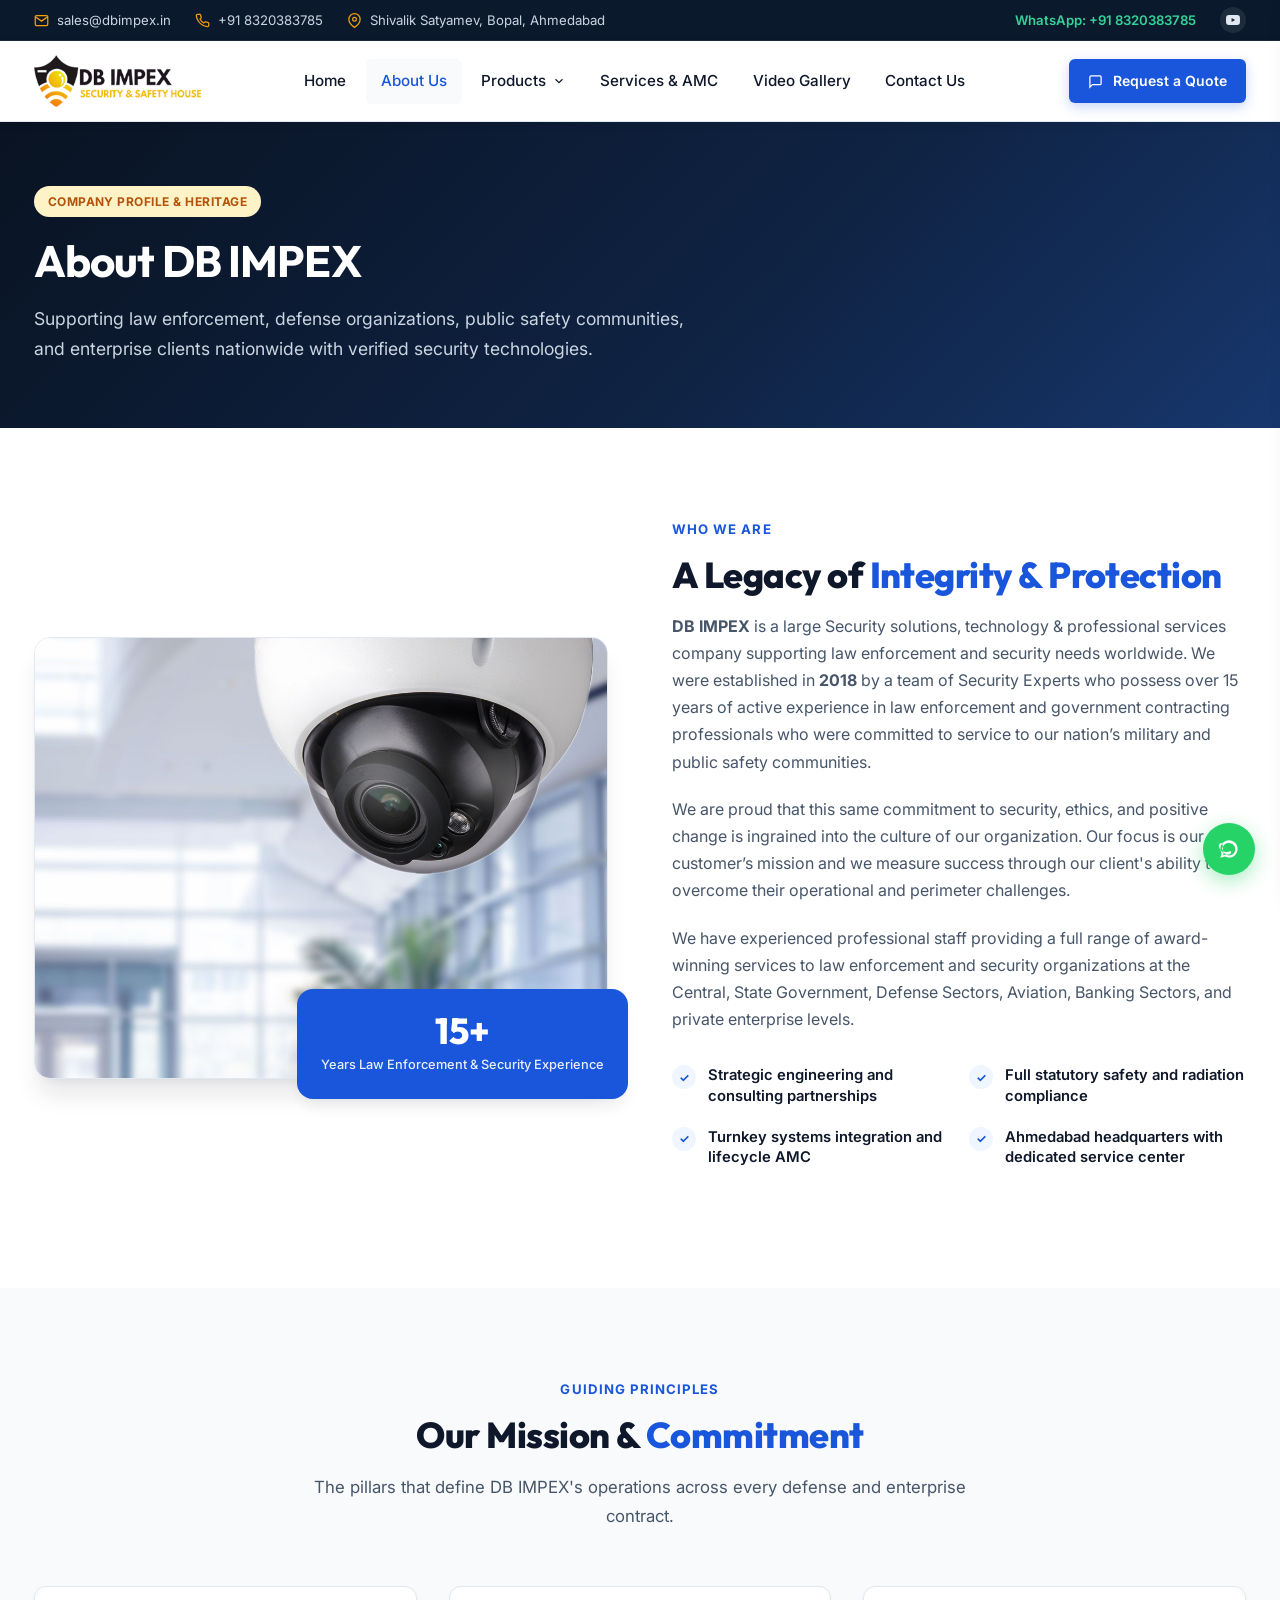
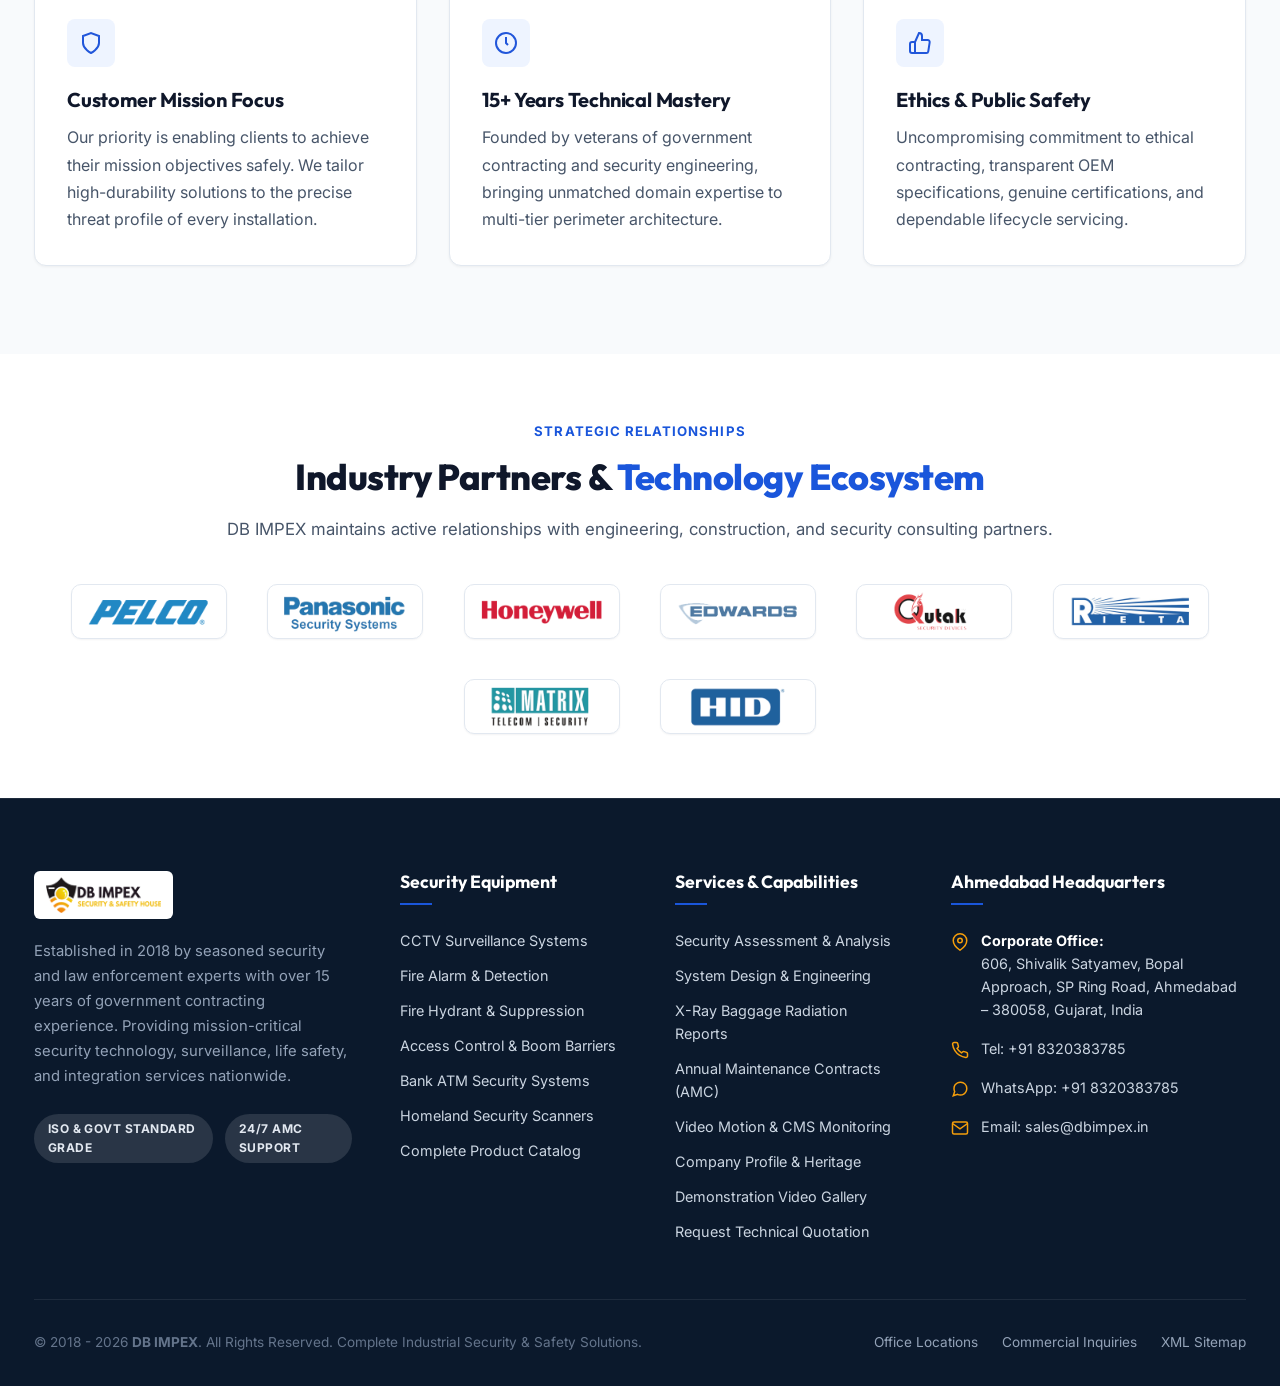
<file: about-us.html>
<!DOCTYPE html>
<html lang="en">
<head>
  <meta charset="utf-8">
  <meta name="viewport" content="width=device-width, initial-scale=1.0">
  <meta http-equiv="X-UA-Compatible" content="IE=edge">
  <title>About Us | DB IMPEX - Security & Safety Solutions Ahmedabad</title>
  <meta name="description" content="Learn about DB IMPEX, established in 2018 by security experts with 15+ years of law enforcement and government contracting experience.">
  <meta name="keywords" content="DB Impex, Security and Safety Solutions, CCTV Camera, Fire Detection, Fire Hydrant, Access Control, ATM Security, Homeland Security, Baggage Scanner, Ahmedabad">
  <link rel="canonical" href="https://dbimpex.in/">

  <!-- Open Graph -->
  <meta property="og:title" content="About Us | DB IMPEX - Security & Safety Solutions Ahmedabad">
  <meta property="og:description" content="Learn about DB IMPEX, established in 2018 by security experts with 15+ years of law enforcement and government contracting experience.">
  <meta property="og:type" content="website">
  <meta property="og:url" content="https://dbimpex.in/">
  <meta property="og:image" content="https://dbimpex.in/assets/images/favicon-512x512.png">

  <!-- Official Favicons -->
  <link rel="shortcut icon" href="favicon.ico" type="image/x-icon">
  <link rel="icon" type="image/png" sizes="32x32" href="assets/images/favicon-32x32.png">
  <link rel="icon" type="image/png" sizes="16x16" href="assets/images/favicon-16x16.png">
  <link rel="icon" type="image/png" sizes="192x192" href="assets/images/favicon-192x192.png">
  <link rel="apple-touch-icon" sizes="180x180" href="assets/images/apple-touch-icon.png">

  <!-- Core Styles -->
  <link rel="stylesheet" href="assets/css/style.css">

  <!-- Schema.org Structured Data -->
  <script type="application/ld+json">
  {
    "@context": "https://schema.org",
    "@type": "SecurityService",
    "name": "DB IMPEX",
    "image": "https://dbimpex.in/assets/images/db-impex-logo.png",
    "url": "https://dbimpex.in/",
    "telephone": "+918320383785",
    "email": "sales@dbimpex.in",
    "address": {
      "@type": "PostalAddress",
      "streetAddress": "606, Shivalik Satyamev, Bopal Approach, SP Ring Road",
      "addressLocality": "Ahmedabad",
      "addressRegion": "Gujarat",
      "postalCode": "380058",
      "addressCountry": "IN"
    },
    "sameAs": [
      "https://www.youtube.com/channel/UCGA_NkZcM_EIrCE6m0U77zg"
    ]
  }
  </script>
</head>
<body>

    <!-- Top Bar -->
    <div class="top-bar">
      <div class="container top-bar-inner">
        <div class="top-bar-left">
          <div class="top-info-item">
            <svg width="15" height="15" viewBox="0 0 24 24" fill="none" stroke="currentColor" stroke-width="2"><path d="M4 4h16c1.1 0 2 .9 2 2v12c0 1.1-.9 2-2 2H4c-1.1 0-2-.9-2-2V6c0-1.1.9-2 2-2z"></path><polyline points="22,6 12,13 2,6"></polyline></svg>
            <a href="mailto:sales@dbimpex.in">sales@dbimpex.in</a>
          </div>
          <div class="top-info-item">
            <svg width="15" height="15" viewBox="0 0 24 24" fill="none" stroke="currentColor" stroke-width="2"><path d="M22 16.92v3a2 2 0 0 1-2.18 2 19.79 19.79 0 0 1-8.63-3.07 19.5 19.5 0 0 1-6-6 19.79 19.79 0 0 1-3.07-8.67A2 2 0 0 1 4.11 2h3a2 2 0 0 1 2 1.72 12.84 12.84 0 0 0 .7 2.81 2 2 0 0 1-.45 2.11L8.09 9.91a16 16 0 0 0 6 6l1.27-1.27a2 2 0 0 1 2.11-.45 12.84 12.84 0 0 0 2.81.7A2 2 0 0 1 22 16.92z"></path></svg>
            <a href="tel:+918320383785">+91 8320383785</a>
          </div>
          <div class="top-info-item">
            <svg width="15" height="15" viewBox="0 0 24 24" fill="none" stroke="currentColor" stroke-width="2"><path d="M21 10c0 7-9 13-9 13s-9-6-9-13a9 9 0 0 1 18 0z"></path><circle cx="12" cy="10" r="3"></circle></svg>
            <span>Shivalik Satyamev, Bopal, Ahmedabad</span>
          </div>
        </div>
        <div class="top-bar-right">
          <div class="top-info-item">
            <a href="https://wa.me/918320383785" target="_blank" rel="noopener" style="display:inline-flex;align-items:center;gap:0.35rem;color:#34D399;font-weight:600;">
              <span>WhatsApp: +91 8320383785</span>
            </a>
          </div>
          <div class="top-social-links">
            <a href="https://www.youtube.com/channel/UCGA_NkZcM_EIrCE6m0U77zg" target="_blank" rel="noopener" title="YouTube Channel" aria-label="YouTube">
              <svg width="14" height="14" viewBox="0 0 24 24" fill="currentColor"><path d="M23.498 6.186a3.016 3.016 0 0 0-2.122-2.136C19.505 3.545 12 3.545 12 3.545s-7.505 0-9.377.505A3.017 3.017 0 0 0 .502 6.186C0 8.07 0 12 0 12s0 3.93.502 5.814a3.016 3.016 0 0 0 2.122 2.136c1.871.505 9.376.505 9.376.505s7.505 0 9.377-.505a3.015 3.015 0 0 0 2.122-2.136C24 15.93 24 12 24 12s0-3.93-.502-5.814zM9.545 15.568V8.432L15.818 12l-6.273 3.568z"/></svg>
            </a>
          </div>
        </div>
      </div>
    </div>

    <!-- Main Navigation Header -->
    <header class="site-header">
      <div class="container header-container">
        <a href="index.html" class="site-logo" aria-label="DB IMPEX Homepage">
          <img src="assets/images/db-impex-logo.png" alt="DB IMPEX - Security & Safety House Logo">
        </a>

        <nav class="main-nav" aria-label="Primary Navigation">
          <div class="nav-item ">
            <a href="index.html" class="nav-link">Home</a>
          </div>
          <div class="nav-item active">
            <a href="about-us.html" class="nav-link">About Us</a>
          </div>

          <!-- Products Dropdown -->
          <div class="nav-item ">
            <a href="products.html" class="nav-link">
              Products
              <svg class="chevron" width="14" height="14" viewBox="0 0 24 24" fill="none" stroke="currentColor" stroke-width="2"><polyline points="6 9 12 15 18 9"></polyline></svg>
            </a>
            <div class="dropdown-menu">
              <a href="cctv-camera.html" class="dropdown-item">
                <div class="item-icon">
                  <svg width="16" height="16" viewBox="0 0 24 24" fill="none" stroke="currentColor" stroke-width="2"><path d="M23 19a2 2 0 0 1-2 2H3a2 2 0 0 1-2-2V8a2 2 0 0 1 2-2h4l2-3h6l2 3h4a2 2 0 0 1 2 2z"></path><circle cx="12" cy="13" r="4"></circle></svg>
                </div>
                <div class="item-info">
                  <span class="item-title">CCTV Camera</span>
                  <span class="item-count">12 Industrial Models</span>
                </div>
              </a>
              <a href="fire-detection.html" class="dropdown-item">
                <div class="item-icon">
                  <svg width="16" height="16" viewBox="0 0 24 24" fill="none" stroke="currentColor" stroke-width="2"><path d="M8.5 14.5A2.5 2.5 0 0 0 11 12c0-1.38-.5-2-1-3-1.072-2.143-.224-4.054 2-6 .5 2.5 2 4.9 4 6.5 2 1.6 3 3.5 3 5.5a7 7 0 1 1-14 0c0-1.153.433-2.294 1-3a2.5 2.5 0 0 0 2.5 2.5z"></path></svg>
                </div>
                <div class="item-info">
                  <span class="item-title">Fire Detection</span>
                  <span class="item-count">17 Alarm & Detector Systems</span>
                </div>
              </a>
              <a href="fire-hydrant.html" class="dropdown-item">
                <div class="item-icon">
                  <svg width="16" height="16" viewBox="0 0 24 24" fill="none" stroke="currentColor" stroke-width="2"><path d="M12 2v20M17 5H9.5a3.5 3.5 0 0 0 0 7h5a3.5 3.5 0 0 1 0 7H6"></path></svg>
                </div>
                <div class="item-info">
                  <span class="item-title">Fire Hydrant</span>
                  <span class="item-count">8 Valves, Hoses & Pipes</span>
                </div>
              </a>
              <a href="access-control.html" class="dropdown-item">
                <div class="item-icon">
                  <svg width="16" height="16" viewBox="0 0 24 24" fill="none" stroke="currentColor" stroke-width="2"><rect x="3" y="11" width="18" height="11" rx="2" ry="2"></rect><path d="M7 11V7a5 5 0 0 1 10 0v4"></path></svg>
                </div>
                <div class="item-info">
                  <span class="item-title">Access Control & Boom Barrier</span>
                  <span class="item-count">Perimeter & Gate Systems</span>
                </div>
              </a>
              <a href="atm-security.html" class="dropdown-item">
                <div class="item-icon">
                  <svg width="16" height="16" viewBox="0 0 24 24" fill="none" stroke="currentColor" stroke-width="2"><rect x="2" y="4" width="20" height="16" rx="2"></rect><line x1="12" y1="8" x2="12" y2="16"></line><line x1="8" y1="12" x2="16" y2="12"></line></svg>
                </div>
                <div class="item-info">
                  <span class="item-title">ATM Security</span>
                  <span class="item-count">4 Udar & Gas Deterrent Systems</span>
                </div>
              </a>
              <a href="homeland-security.html" class="dropdown-item">
                <div class="item-icon">
                  <svg width="16" height="16" viewBox="0 0 24 24" fill="none" stroke="currentColor" stroke-width="2"><polygon points="12 2 2 7 12 12 22 7 12 2"></polygon><polyline points="2 17 12 22 22 17"></polyline><polyline points="2 12 12 17 22 12"></polyline></svg>
                </div>
                <div class="item-info">
                  <span class="item-title">Homeland Security</span>
                  <span class="item-count">12 Scanners & Detection Devices</span>
                </div>
              </a>
              <div style="border-top:1px solid #E2E8F0; margin-top:0.5rem; padding-top:0.5rem;">
                <a href="products.html" style="font-size:0.85rem; font-weight:700; color:#1A56DB; display:block; padding:0.5rem 1rem;">
                  View Full Product Directory →
                </a>
              </div>
            </div>
          </div>

          <div class="nav-item ">
            <a href="services.html" class="nav-link">Services & AMC</a>
          </div>
          <div class="nav-item ">
            <a href="gallery.html" class="nav-link">Video Gallery</a>
          </div>
          <div class="nav-item ">
            <a href="contact-us.html" class="nav-link">Contact Us</a>
          </div>
        </nav>

        <div class="header-actions">
          <a href="enquiry-now.html" class="btn btn-primary btn-sm open-quote-modal" data-product="General Product Inquiry">
            <svg width="15" height="15" viewBox="0 0 24 24" fill="none" stroke="currentColor" stroke-width="2"><path d="M21 15a2 2 0 0 1-2 2H7l-4 4V5a2 2 0 0 1 2-2h14a2 2 0 0 1 2 2z"></path></svg>
            Request a Quote
          </a>
          <button class="mobile-menu-toggle" aria-label="Toggle mobile menu">
            <svg width="24" height="24" viewBox="0 0 24 24" fill="none" stroke="currentColor" stroke-width="2"><line x1="3" y1="12" x2="21" y2="12"></line><line x1="3" y1="6" x2="21" y2="6"></line><line x1="3" y1="18" x2="21" y2="18"></line></svg>
          </button>
        </div>
      </div>
    </header>

    <!-- Mobile Drawer -->
    <div class="mobile-drawer-overlay"></div>
    <div class="mobile-nav-drawer">
      <div class="drawer-header">
        <img src="assets/images/db-impex-logo.png" alt="DB IMPEX Logo">
        <button class="drawer-close" aria-label="Close menu">&times;</button>
      </div>
      <div class="mobile-nav-list">
        <a href="index.html" class="mobile-nav-link">Home</a>
        <a href="about-us.html" class="mobile-nav-link">About Us</a>
        <div>
          <a href="#" class="mobile-nav-link mobile-submenu-toggle">
            Products
            <svg width="14" height="14" viewBox="0 0 24 24" fill="none" stroke="currentColor" stroke-width="2"><polyline points="6 9 12 15 18 9"></polyline></svg>
          </a>
          <div class="mobile-submenu">
            <a href="products.html">All Products Catalog</a>
            <a href="cctv-camera.html">CCTV Camera (12)</a>
            <a href="fire-detection.html">Fire Detection (17)</a>
            <a href="fire-hydrant.html">Fire Hydrant (8)</a>
            <a href="access-control.html">Access Control & Boom Barriers</a>
            <a href="atm-security.html">ATM Security (4)</a>
            <a href="homeland-security.html">Homeland Security (12)</a>
          </div>
        </div>
        <a href="services.html" class="mobile-nav-link">Services & AMC</a>
        <a href="gallery.html" class="mobile-nav-link">Video Gallery</a>
        <a href="contact-us.html" class="mobile-nav-link">Contact Us</a>
        <a href="enquiry-now.html" class="mobile-nav-link" style="color:var(--brand-blue);font-weight:700;">Enquiry Now</a>
      </div>
      <div style="margin-top:auto; padding-top:1.5rem; border-top:1px solid #E2E8F0;">
        <p style="font-size:0.85rem; color:#64748B; margin-bottom:0.75rem;">Need immediate assistance?</p>
        <a href="tel:+918320383785" class="btn btn-secondary btn-sm" style="width:100%; margin-bottom:0.5rem;">Call: +91 8320383785</a>
        <a href="https://wa.me/918320383785" class="btn btn-accent btn-sm" style="width:100%;" target="_blank">Chat on WhatsApp</a>
      </div>
    </div>
    
    <!-- Page Header Banner -->
    <section style="background:linear-gradient(135deg, #091322 0%, #0F2344 60%, #17376D 100%); color:#FFFFFF; padding:4rem 0;">
      <div class="container">
        <span class="badge badge-amber" style="margin-bottom:1rem;">COMPANY PROFILE & HERITAGE</span>
        <h1 style="color:#FFFFFF; font-size:2.75rem; margin-bottom:1rem;">About DB IMPEX</h1>
        <p style="color:#CBD5E1; font-size:1.1rem; max-width:650px;">
          Supporting law enforcement, defense organizations, public safety communities, and enterprise clients nationwide with verified security technologies.
        </p>
      </div>
    </section>

    <!-- Detailed Company Story -->
    <section class="section">
      <div class="container">
        <div class="about-grid">
          <div class="about-visual">
            <div class="about-img-main">
              <img src="assets/images/images_slider_slider-2.jpg" alt="DB IMPEX Operations">
            </div>
            <div class="about-experience-badge">
              <div class="years">15+</div>
              <div class="text">Years Law Enforcement & Security Experience</div>
            </div>
          </div>

          <div class="about-text">
            <span class="section-tag">WHO WE ARE</span>
            <h2 class="section-title">A Legacy of <span class="highlight">Integrity & Protection</span></h2>
            <p style="margin-bottom:1.25rem;">
              <strong>DB IMPEX</strong> is a large Security solutions, technology & professional services company supporting law enforcement and security needs worldwide. We were established in <strong>2018</strong> by a team of Security Experts who possess over 15 years of active experience in law enforcement and government contracting professionals who were committed to service to our nation’s military and public safety communities.
            </p>
            <p style="margin-bottom:1.25rem;">
              We are proud that this same commitment to security, ethics, and positive change is ingrained into the culture of our organization. Our focus is our customer’s mission and we measure success through our client's ability to overcome their operational and perimeter challenges.
            </p>
            <p style="margin-bottom:1.5rem;">
              We have experienced professional staff providing a full range of award-winning services to law enforcement and security organizations at the Central, State Government, Defense Sectors, Aviation, Banking Sectors, and private enterprise levels.
            </p>

            <div class="about-feature-list">
              <div class="about-feature-item">
                <div class="check-icon">&#10003;</div>
                <p>Strategic engineering and consulting partnerships</p>
              </div>
              <div class="about-feature-item">
                <div class="check-icon">&#10003;</div>
                <p>Full statutory safety and radiation compliance</p>
              </div>
              <div class="about-feature-item">
                <div class="check-icon">&#10003;</div>
                <p>Turnkey systems integration and lifecycle AMC</p>
              </div>
              <div class="about-feature-item">
                <div class="check-icon">&#10003;</div>
                <p>Ahmedabad headquarters with dedicated service center</p>
              </div>
            </div>
          </div>
        </div>
      </div>
    </section>

    <!-- Core Values & Mission -->
    <section class="section section-bg-light">
      <div class="container">
        <div class="section-header">
          <span class="section-tag">GUIDING PRINCIPLES</span>
          <h2 class="section-title">Our Mission & <span class="highlight">Commitment</span></h2>
          <p class="section-desc">The pillars that define DB IMPEX's operations across every defense and enterprise contract.</p>
        </div>

        <div style="display:grid; grid-template-columns:repeat(3, 1fr); gap:2rem;">
          <div style="background:#FFFFFF; padding:2rem; border-radius:12px; border:1px solid #E2E8F0; box-shadow:0 1px 3px rgba(0,0,0,0.05);">
            <div style="width:48px; height:48px; border-radius:8px; background:#EEF4FF; color:#2156DA; display:flex; align-items:center; justify-content:center; margin-bottom:1.25rem;">
              <svg width="24" height="24" viewBox="0 0 24 24" fill="none" stroke="currentColor" stroke-width="2"><path d="M12 22s8-4 8-10V5l-8-3-8 3v7c0 6 8 10 8 10z"></path></svg>
            </div>
            <h3 style="font-size:1.25rem; margin-bottom:0.75rem;">Customer Mission Focus</h3>
            <p>Our priority is enabling clients to achieve their mission objectives safely. We tailor high-durability solutions to the precise threat profile of every installation.</p>
          </div>

          <div style="background:#FFFFFF; padding:2rem; border-radius:12px; border:1px solid #E2E8F0; box-shadow:0 1px 3px rgba(0,0,0,0.05);">
            <div style="width:48px; height:48px; border-radius:8px; background:#EEF4FF; color:#2156DA; display:flex; align-items:center; justify-content:center; margin-bottom:1.25rem;">
              <svg width="24" height="24" viewBox="0 0 24 24" fill="none" stroke="currentColor" stroke-width="2"><circle cx="12" cy="12" r="10"></circle><polyline points="12 6 12 12 14 14"></polyline></svg>
            </div>
            <h3 style="font-size:1.25rem; margin-bottom:0.75rem;">15+ Years Technical Mastery</h3>
            <p>Founded by veterans of government contracting and security engineering, bringing unmatched domain expertise to multi-tier perimeter architecture.</p>
          </div>

          <div style="background:#FFFFFF; padding:2rem; border-radius:12px; border:1px solid #E2E8F0; box-shadow:0 1px 3px rgba(0,0,0,0.05);">
            <div style="width:48px; height:48px; border-radius:8px; background:#EEF4FF; color:#2156DA; display:flex; align-items:center; justify-content:center; margin-bottom:1.25rem;">
              <svg width="24" height="24" viewBox="0 0 24 24" fill="none" stroke="currentColor" stroke-width="2"><path d="M14 9V5a3 3 0 0 0-3-3l-4 9v11h11.28a2 2 0 0 0 2-1.7l1.38-9a2 2 0 0 0-2-2.3zM7 22H4a2 2 0 0 1-2-2v-7a2 2 0 0 1 2-2h3"></path></svg>
            </div>
            <h3 style="font-size:1.25rem; margin-bottom:0.75rem;">Ethics & Public Safety</h3>
            <p>Uncompromising commitment to ethical contracting, transparent OEM specifications, genuine certifications, and dependable lifecycle servicing.</p>
          </div>
        </div>
      </div>
    </section>

    <!-- Strategic Partnerships & Brand Logos -->
    <section class="section" style="padding:4rem 0;">
      <div class="container">
        <div style="text-align:center; margin-bottom:2.5rem;">
          <span class="section-tag">STRATEGIC RELATIONSHIPS</span>
          <h2 class="section-title">Industry Partners & <span class="highlight">Technology Ecosystem</span></h2>
          <p class="section-desc">DB IMPEX maintains active relationships with engineering, construction, and security consulting partners.</p>
        </div>
        <div class="brands-row">
    
          <div class="brand-logo-item">
            <img src="assets/images/images_brands_1.png" alt="Technology Partner 1" loading="lazy">
          </div>
        
          <div class="brand-logo-item">
            <img src="assets/images/images_brands_2.png" alt="Technology Partner 2" loading="lazy">
          </div>
        
          <div class="brand-logo-item">
            <img src="assets/images/images_brands_3.png" alt="Technology Partner 3" loading="lazy">
          </div>
        
          <div class="brand-logo-item">
            <img src="assets/images/images_brands_4.png" alt="Technology Partner 4" loading="lazy">
          </div>
        
          <div class="brand-logo-item">
            <img src="assets/images/images_brands_5.png" alt="Technology Partner 5" loading="lazy">
          </div>
        
          <div class="brand-logo-item">
            <img src="assets/images/images_brands_6.png" alt="Technology Partner 6" loading="lazy">
          </div>
        
          <div class="brand-logo-item">
            <img src="assets/images/images_brands_7.png" alt="Technology Partner 7" loading="lazy">
          </div>
        
          <div class="brand-logo-item">
            <img src="assets/images/images_brands_8.png" alt="Technology Partner 8" loading="lazy">
          </div>
        
        </div>
      </div>
    </section>
    
    <!-- Footer -->
    <footer class="site-footer">
      <div class="container">
        <div class="footer-grid">
          <!-- Col 1: Brand Info -->
          <div class="footer-col footer-brand">
            <a href="index.html">
              <img src="assets/images/db-impex-logo.png" alt="DB IMPEX" style="height:48px; background:#FFFFFF; padding:6px 12px; border-radius:6px;">
            </a>
            <p>
              Established in 2018 by seasoned security and law enforcement experts with over 15 years of government contracting experience. Providing mission-critical security technology, surveillance, life safety, and integration services nationwide.
            </p>
            <div style="display:flex; gap:0.75rem;">
              <span class="badge badge-dark">ISO & Govt Standard Grade</span>
              <span class="badge badge-dark">24/7 AMC Support</span>
            </div>
          </div>

          <!-- Col 2: Product Categories -->
          <div class="footer-col">
            <h4>Security Equipment</h4>
            <div class="footer-links">
              <a href="cctv-camera.html">CCTV Surveillance Systems</a>
              <a href="fire-detection.html">Fire Alarm & Detection</a>
              <a href="fire-hydrant.html">Fire Hydrant & Suppression</a>
              <a href="access-control.html">Access Control & Boom Barriers</a>
              <a href="atm-security.html">Bank ATM Security Systems</a>
              <a href="homeland-security.html">Homeland Security Scanners</a>
              <a href="products.html">Complete Product Catalog</a>
            </div>
          </div>

          <!-- Col 3: Services & Navigation -->
          <div class="footer-col">
            <h4>Services & Capabilities</h4>
            <div class="footer-links">
              <a href="services.html">Security Assessment & Analysis</a>
              <a href="services.html">System Design & Engineering</a>
              <a href="services.html">X-Ray Baggage Radiation Reports</a>
              <a href="services.html">Annual Maintenance Contracts (AMC)</a>
              <a href="services.html">Video Motion & CMS Monitoring</a>
              <a href="about-us.html">Company Profile & Heritage</a>
              <a href="gallery.html">Demonstration Video Gallery</a>
              <a href="enquiry-now.html">Request Technical Quotation</a>
            </div>
          </div>

          <!-- Col 4: Verified Contact Details -->
          <div class="footer-col">
            <h4>Ahmedabad Headquarters</h4>
            <div class="footer-contact-item">
              <svg width="18" height="18" viewBox="0 0 24 24" fill="none" stroke="currentColor" stroke-width="2"><path d="M21 10c0 7-9 13-9 13s-9-6-9-13a9 9 0 0 1 18 0z"></path><circle cx="12" cy="10" r="3"></circle></svg>
              <div>
                <strong style="color:#FFFFFF; display:block;">Corporate Office:</strong>
                606, Shivalik Satyamev, Bopal Approach, SP Ring Road, Ahmedabad – 380058, Gujarat, India
              </div>
            </div>
            <div class="footer-contact-item">
              <svg width="18" height="18" viewBox="0 0 24 24" fill="none" stroke="currentColor" stroke-width="2"><path d="M22 16.92v3a2 2 0 0 1-2.18 2 19.79 19.79 0 0 1-8.63-3.07 19.5 19.5 0 0 1-6-6 19.79 19.79 0 0 1-3.07-8.67A2 2 0 0 1 4.11 2h3a2 2 0 0 1 2 1.72 12.84 12.84 0 0 0 .7 2.81 2 2 0 0 1-.45 2.11L8.09 9.91a16 16 0 0 0 6 6l1.27-1.27a2 2 0 0 1 2.11-.45 12.84 12.84 0 0 0 2.81.7A2 2 0 0 1 22 16.92z"></path></svg>
              <div>
                Tel: <a href="tel:+918320383785">+91 8320383785</a>
              </div>
            </div>
            <div class="footer-contact-item">
              <svg width="18" height="18" viewBox="0 0 24 24" fill="none" stroke="currentColor" stroke-width="2"><path d="M21 11.5a8.38 8.38 0 0 1-.9 3.8 8.5 8.5 0 0 1-7.6 4.7 8.38 8.38 0 0 1-3.8-.9L3 21l1.9-5.7a8.38 8.38 0 0 1-.9-3.8 8.5 8.5 0 0 1 4.7-7.6 8.38 8.38 0 0 1 3.8-.9h.5a8.48 8.48 0 0 1 8 8v.5z"></path></svg>
              <div>
                WhatsApp: <a href="https://wa.me/918320383785" target="_blank" rel="noopener">+91 8320383785</a>
              </div>
            </div>
            <div class="footer-contact-item">
              <svg width="18" height="18" viewBox="0 0 24 24" fill="none" stroke="currentColor" stroke-width="2"><path d="M4 4h16c1.1 0 2 .9 2 2v12c0 1.1-.9 2-2 2H4c-1.1 0-2-.9-2-2V6c0-1.1.9-2 2-2z"></path><polyline points="22,6 12,13 2,6"></polyline></svg>
              <div>
                Email: <a href="mailto:sales@dbimpex.in">sales@dbimpex.in</a>
              </div>
            </div>
          </div>
        </div>

        <div class="footer-bottom">
          <div>
            &copy; 2018 - 2026 <strong>DB IMPEX</strong>. All Rights Reserved. Complete Industrial Security & Safety Solutions.
          </div>
          <div style="display:flex; gap:1.5rem;">
            <a href="contact-us.html">Office Locations</a>
            <a href="enquiry-now.html">Commercial Inquiries</a>
            <a href="sitemap.xml">XML Sitemap</a>
          </div>
        </div>
      </div>
    </footer>

    <!-- Interactive Quote Modal -->
    <div class="modal-overlay" id="quoteModal" role="dialog" aria-modal="true" aria-labelledby="modalTitle">
      <div class="modal-card">
        <div class="modal-header">
          <h3 id="modalTitle">Request a Security Equipment Quotation</h3>
          <button class="modal-close" aria-label="Close dialog">&times;</button>
        </div>
        <div class="modal-body">
          <form action="send_form_email.php" method="POST" class="ajax-form">
            <!-- Anti-spam Honeypot -->
            <input type="text" name="website_hp" style="display:none;" tabindex="-1" autocomplete="off">
            <div class="form-grid">
              <div class="form-group col-span-2">
                <label class="form-label" for="quoteProduct">Equipment / Requirement</label>
                <input type="text" id="quoteProduct" name="product" class="form-control" readonly style="background:#F1F5F9; font-weight:600; color:#1A56DB;">
              </div>
              <div class="form-group">
                <label class="form-label" for="quoteName">Full Name *</label>
                <input type="text" id="quoteName" name="full_name" class="form-control" placeholder="Your Name" required>
              </div>
              <div class="form-group">
                <label class="form-label" for="quoteCompany">Organization / Company</label>
                <input type="text" id="quoteCompany" name="company" class="form-control" placeholder="Company Name">
              </div>
              <div class="form-group">
                <label class="form-label" for="quotePhone">Phone / Mobile *</label>
                <input type="tel" id="quotePhone" name="telephone" class="form-control" placeholder="+91 XXXXX XXXXX" required>
              </div>
              <div class="form-group">
                <label class="form-label" for="quoteEmail">Business Email *</label>
                <input type="email" id="quoteEmail" name="email" class="form-control" placeholder="name@company.com" required>
              </div>
              <div class="form-group col-span-2">
                <label class="form-label" for="quoteMessage">Specifications & Project Requirements</label>
                <textarea id="quoteMessage" name="comments" class="form-control" placeholder="Specify quantity, site location, timeline or installation requirements..."></textarea>
              </div>
              <div class="form-group col-span-2">
                <button type="submit" class="btn btn-primary" style="width:100%;">Submit Official Inquiry</button>
              </div>
            </div>
          </form>
        </div>
      </div>
    </div>

    <!-- Floating Action Buttons -->
    <div class="floating-actions">
      <a href="https://wa.me/918320383785" target="_blank" rel="noopener" class="float-btn float-whatsapp" title="WhatsApp DB IMPEX" aria-label="WhatsApp Us">
        <svg width="26" height="26" viewBox="0 0 24 24" fill="currentColor"><path d="M12.031 6.172c-3.181 0-5.767 2.586-5.768 5.766-.001 1.298.38 2.27 1.019 3.287l-.711 2.598 2.668-.699c.969.584 1.769.882 2.792.882 3.182 0 5.767-2.587 5.768-5.766 0-3.18-2.586-5.768-5.768-5.768zm0-2.172c4.378 0 7.938 3.559 7.938 7.94 0 4.38-3.56 7.939-7.938 7.939-1.332 0-2.593-.332-3.7-.927l-4.331 1.135 1.155-4.225c-.663-1.163-1.062-2.511-1.062-3.922 0-4.381 3.56-7.94 7.938-7.94zm-1.897 10.749c-.279.141-.659.212-1.028.188-.415-.027-.852-.204-1.289-.481-1.127-.714-1.875-1.785-2.227-2.314-.351-.53-.027-.816.113-1.037.126-.197.279-.434.419-.651.139-.217.186-.372.279-.62.093-.248.047-.465-.023-.651-.07-.186-.628-1.512-.86-2.07-.226-.543-.456-.469-.628-.477-.163-.008-.349-.01-.535-.01-.186 0-.488.07-.744.349-.256.279-.977.954-.977 2.326s1.001 2.698 1.14 2.884c.14.186 1.968 3.006 4.77 4.215.666.288 1.187.46 1.593.589.67.213 1.28.183 1.761.111.537-.08 1.65-.674 1.883-1.325.233-.651.233-1.209.163-1.325-.07-.116-.256-.186-.535-.326z"/></svg>
      </a>
    </div>

    <!-- Scripts -->
    <script src="assets/js/main.js"></script>
    </body></html>
</file>
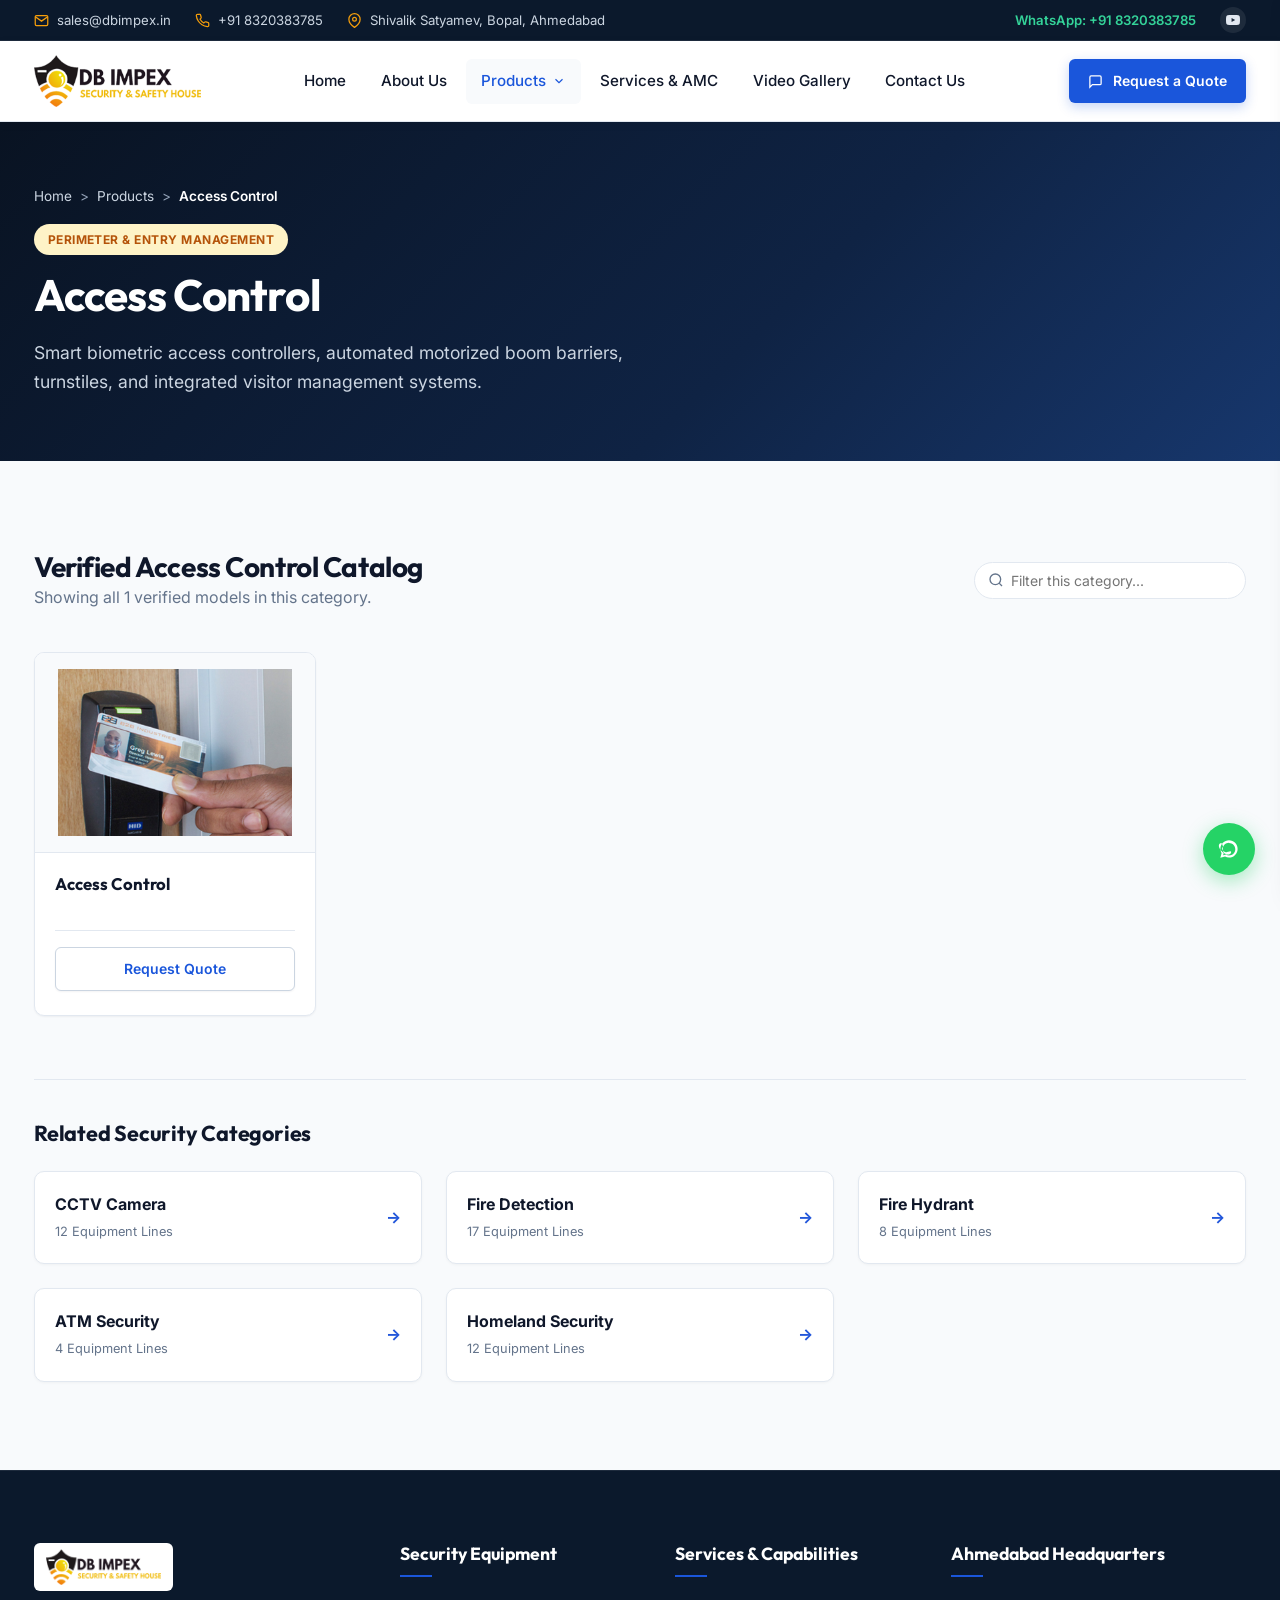
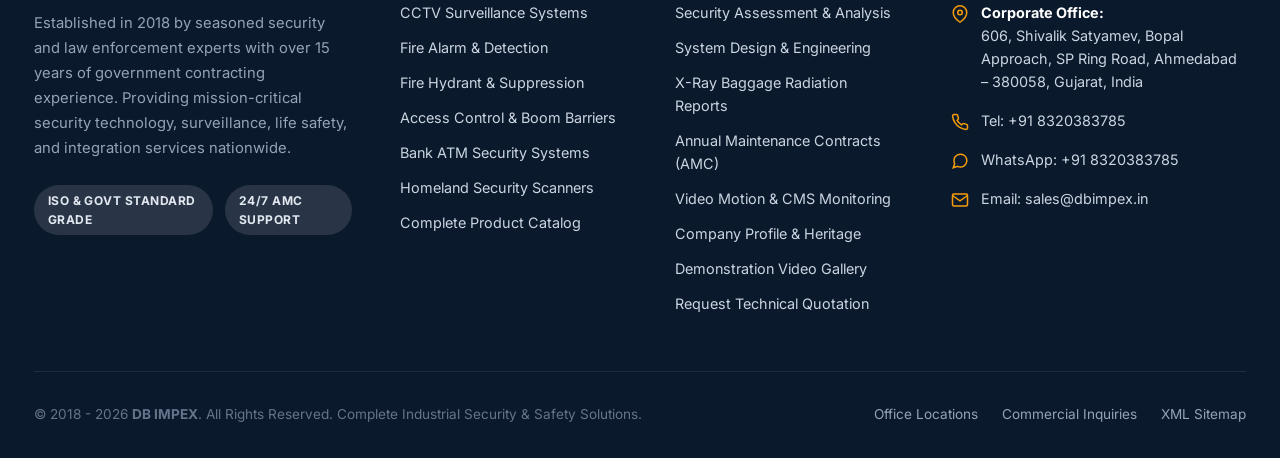
<file: access-control.html>
<!DOCTYPE html>
<html lang="en">
<head>
  <meta charset="utf-8">
  <meta name="viewport" content="width=device-width, initial-scale=1.0">
  <meta http-equiv="X-UA-Compatible" content="IE=edge">
  <title>Access Control Systems & Equipment | DB IMPEX Ahmedabad</title>
  <meta name="description" content="Explore DB IMPEX's authentic Access Control product range: Smart biometric access controllers, automated motorized boom barriers, turnstiles, and integrated visitor management systems.. Industrial grade with installation and warranty.">
  <meta name="keywords" content="DB Impex, Security and Safety Solutions, CCTV Camera, Fire Detection, Fire Hydrant, Access Control, ATM Security, Homeland Security, Baggage Scanner, Ahmedabad">
  <link rel="canonical" href="https://dbimpex.in/">

  <!-- Open Graph -->
  <meta property="og:title" content="Access Control Systems & Equipment | DB IMPEX Ahmedabad">
  <meta property="og:description" content="Explore DB IMPEX's authentic Access Control product range: Smart biometric access controllers, automated motorized boom barriers, turnstiles, and integrated visitor management systems.. Industrial grade with installation and warranty.">
  <meta property="og:type" content="website">
  <meta property="og:url" content="https://dbimpex.in/">
  <meta property="og:image" content="https://dbimpex.in/assets/images/favicon-512x512.png">

  <!-- Official Favicons -->
  <link rel="shortcut icon" href="favicon.ico" type="image/x-icon">
  <link rel="icon" type="image/png" sizes="32x32" href="assets/images/favicon-32x32.png">
  <link rel="icon" type="image/png" sizes="16x16" href="assets/images/favicon-16x16.png">
  <link rel="icon" type="image/png" sizes="192x192" href="assets/images/favicon-192x192.png">
  <link rel="apple-touch-icon" sizes="180x180" href="assets/images/apple-touch-icon.png">

  <!-- Core Styles -->
  <link rel="stylesheet" href="assets/css/style.css">

  <!-- Schema.org Structured Data -->
  <script type="application/ld+json">
  {
    "@context": "https://schema.org",
    "@type": "SecurityService",
    "name": "DB IMPEX",
    "image": "https://dbimpex.in/assets/images/db-impex-logo.png",
    "url": "https://dbimpex.in/",
    "telephone": "+918320383785",
    "email": "sales@dbimpex.in",
    "address": {
      "@type": "PostalAddress",
      "streetAddress": "606, Shivalik Satyamev, Bopal Approach, SP Ring Road",
      "addressLocality": "Ahmedabad",
      "addressRegion": "Gujarat",
      "postalCode": "380058",
      "addressCountry": "IN"
    },
    "sameAs": [
      "https://www.youtube.com/channel/UCGA_NkZcM_EIrCE6m0U77zg"
    ]
  }
  </script>
</head>
<body>

    <!-- Top Bar -->
    <div class="top-bar">
      <div class="container top-bar-inner">
        <div class="top-bar-left">
          <div class="top-info-item">
            <svg width="15" height="15" viewBox="0 0 24 24" fill="none" stroke="currentColor" stroke-width="2"><path d="M4 4h16c1.1 0 2 .9 2 2v12c0 1.1-.9 2-2 2H4c-1.1 0-2-.9-2-2V6c0-1.1.9-2 2-2z"></path><polyline points="22,6 12,13 2,6"></polyline></svg>
            <a href="mailto:sales@dbimpex.in">sales@dbimpex.in</a>
          </div>
          <div class="top-info-item">
            <svg width="15" height="15" viewBox="0 0 24 24" fill="none" stroke="currentColor" stroke-width="2"><path d="M22 16.92v3a2 2 0 0 1-2.18 2 19.79 19.79 0 0 1-8.63-3.07 19.5 19.5 0 0 1-6-6 19.79 19.79 0 0 1-3.07-8.67A2 2 0 0 1 4.11 2h3a2 2 0 0 1 2 1.72 12.84 12.84 0 0 0 .7 2.81 2 2 0 0 1-.45 2.11L8.09 9.91a16 16 0 0 0 6 6l1.27-1.27a2 2 0 0 1 2.11-.45 12.84 12.84 0 0 0 2.81.7A2 2 0 0 1 22 16.92z"></path></svg>
            <a href="tel:+918320383785">+91 8320383785</a>
          </div>
          <div class="top-info-item">
            <svg width="15" height="15" viewBox="0 0 24 24" fill="none" stroke="currentColor" stroke-width="2"><path d="M21 10c0 7-9 13-9 13s-9-6-9-13a9 9 0 0 1 18 0z"></path><circle cx="12" cy="10" r="3"></circle></svg>
            <span>Shivalik Satyamev, Bopal, Ahmedabad</span>
          </div>
        </div>
        <div class="top-bar-right">
          <div class="top-info-item">
            <a href="https://wa.me/918320383785" target="_blank" rel="noopener" style="display:inline-flex;align-items:center;gap:0.35rem;color:#34D399;font-weight:600;">
              <span>WhatsApp: +91 8320383785</span>
            </a>
          </div>
          <div class="top-social-links">
            <a href="https://www.youtube.com/channel/UCGA_NkZcM_EIrCE6m0U77zg" target="_blank" rel="noopener" title="YouTube Channel" aria-label="YouTube">
              <svg width="14" height="14" viewBox="0 0 24 24" fill="currentColor"><path d="M23.498 6.186a3.016 3.016 0 0 0-2.122-2.136C19.505 3.545 12 3.545 12 3.545s-7.505 0-9.377.505A3.017 3.017 0 0 0 .502 6.186C0 8.07 0 12 0 12s0 3.93.502 5.814a3.016 3.016 0 0 0 2.122 2.136c1.871.505 9.376.505 9.376.505s7.505 0 9.377-.505a3.015 3.015 0 0 0 2.122-2.136C24 15.93 24 12 24 12s0-3.93-.502-5.814zM9.545 15.568V8.432L15.818 12l-6.273 3.568z"/></svg>
            </a>
          </div>
        </div>
      </div>
    </div>

    <!-- Main Navigation Header -->
    <header class="site-header">
      <div class="container header-container">
        <a href="index.html" class="site-logo" aria-label="DB IMPEX Homepage">
          <img src="assets/images/db-impex-logo.png" alt="DB IMPEX - Security & Safety House Logo">
        </a>

        <nav class="main-nav" aria-label="Primary Navigation">
          <div class="nav-item ">
            <a href="index.html" class="nav-link">Home</a>
          </div>
          <div class="nav-item ">
            <a href="about-us.html" class="nav-link">About Us</a>
          </div>

          <!-- Products Dropdown -->
          <div class="nav-item active">
            <a href="products.html" class="nav-link">
              Products
              <svg class="chevron" width="14" height="14" viewBox="0 0 24 24" fill="none" stroke="currentColor" stroke-width="2"><polyline points="6 9 12 15 18 9"></polyline></svg>
            </a>
            <div class="dropdown-menu">
              <a href="cctv-camera.html" class="dropdown-item">
                <div class="item-icon">
                  <svg width="16" height="16" viewBox="0 0 24 24" fill="none" stroke="currentColor" stroke-width="2"><path d="M23 19a2 2 0 0 1-2 2H3a2 2 0 0 1-2-2V8a2 2 0 0 1 2-2h4l2-3h6l2 3h4a2 2 0 0 1 2 2z"></path><circle cx="12" cy="13" r="4"></circle></svg>
                </div>
                <div class="item-info">
                  <span class="item-title">CCTV Camera</span>
                  <span class="item-count">12 Industrial Models</span>
                </div>
              </a>
              <a href="fire-detection.html" class="dropdown-item">
                <div class="item-icon">
                  <svg width="16" height="16" viewBox="0 0 24 24" fill="none" stroke="currentColor" stroke-width="2"><path d="M8.5 14.5A2.5 2.5 0 0 0 11 12c0-1.38-.5-2-1-3-1.072-2.143-.224-4.054 2-6 .5 2.5 2 4.9 4 6.5 2 1.6 3 3.5 3 5.5a7 7 0 1 1-14 0c0-1.153.433-2.294 1-3a2.5 2.5 0 0 0 2.5 2.5z"></path></svg>
                </div>
                <div class="item-info">
                  <span class="item-title">Fire Detection</span>
                  <span class="item-count">17 Alarm & Detector Systems</span>
                </div>
              </a>
              <a href="fire-hydrant.html" class="dropdown-item">
                <div class="item-icon">
                  <svg width="16" height="16" viewBox="0 0 24 24" fill="none" stroke="currentColor" stroke-width="2"><path d="M12 2v20M17 5H9.5a3.5 3.5 0 0 0 0 7h5a3.5 3.5 0 0 1 0 7H6"></path></svg>
                </div>
                <div class="item-info">
                  <span class="item-title">Fire Hydrant</span>
                  <span class="item-count">8 Valves, Hoses & Pipes</span>
                </div>
              </a>
              <a href="access-control.html" class="dropdown-item">
                <div class="item-icon">
                  <svg width="16" height="16" viewBox="0 0 24 24" fill="none" stroke="currentColor" stroke-width="2"><rect x="3" y="11" width="18" height="11" rx="2" ry="2"></rect><path d="M7 11V7a5 5 0 0 1 10 0v4"></path></svg>
                </div>
                <div class="item-info">
                  <span class="item-title">Access Control & Boom Barrier</span>
                  <span class="item-count">Perimeter & Gate Systems</span>
                </div>
              </a>
              <a href="atm-security.html" class="dropdown-item">
                <div class="item-icon">
                  <svg width="16" height="16" viewBox="0 0 24 24" fill="none" stroke="currentColor" stroke-width="2"><rect x="2" y="4" width="20" height="16" rx="2"></rect><line x1="12" y1="8" x2="12" y2="16"></line><line x1="8" y1="12" x2="16" y2="12"></line></svg>
                </div>
                <div class="item-info">
                  <span class="item-title">ATM Security</span>
                  <span class="item-count">4 Udar & Gas Deterrent Systems</span>
                </div>
              </a>
              <a href="homeland-security.html" class="dropdown-item">
                <div class="item-icon">
                  <svg width="16" height="16" viewBox="0 0 24 24" fill="none" stroke="currentColor" stroke-width="2"><polygon points="12 2 2 7 12 12 22 7 12 2"></polygon><polyline points="2 17 12 22 22 17"></polyline><polyline points="2 12 12 17 22 12"></polyline></svg>
                </div>
                <div class="item-info">
                  <span class="item-title">Homeland Security</span>
                  <span class="item-count">12 Scanners & Detection Devices</span>
                </div>
              </a>
              <div style="border-top:1px solid #E2E8F0; margin-top:0.5rem; padding-top:0.5rem;">
                <a href="products.html" style="font-size:0.85rem; font-weight:700; color:#1A56DB; display:block; padding:0.5rem 1rem;">
                  View Full Product Directory →
                </a>
              </div>
            </div>
          </div>

          <div class="nav-item ">
            <a href="services.html" class="nav-link">Services & AMC</a>
          </div>
          <div class="nav-item ">
            <a href="gallery.html" class="nav-link">Video Gallery</a>
          </div>
          <div class="nav-item ">
            <a href="contact-us.html" class="nav-link">Contact Us</a>
          </div>
        </nav>

        <div class="header-actions">
          <a href="enquiry-now.html" class="btn btn-primary btn-sm open-quote-modal" data-product="General Product Inquiry">
            <svg width="15" height="15" viewBox="0 0 24 24" fill="none" stroke="currentColor" stroke-width="2"><path d="M21 15a2 2 0 0 1-2 2H7l-4 4V5a2 2 0 0 1 2-2h14a2 2 0 0 1 2 2z"></path></svg>
            Request a Quote
          </a>
          <button class="mobile-menu-toggle" aria-label="Toggle mobile menu">
            <svg width="24" height="24" viewBox="0 0 24 24" fill="none" stroke="currentColor" stroke-width="2"><line x1="3" y1="12" x2="21" y2="12"></line><line x1="3" y1="6" x2="21" y2="6"></line><line x1="3" y1="18" x2="21" y2="18"></line></svg>
          </button>
        </div>
      </div>
    </header>

    <!-- Mobile Drawer -->
    <div class="mobile-drawer-overlay"></div>
    <div class="mobile-nav-drawer">
      <div class="drawer-header">
        <img src="assets/images/db-impex-logo.png" alt="DB IMPEX Logo">
        <button class="drawer-close" aria-label="Close menu">&times;</button>
      </div>
      <div class="mobile-nav-list">
        <a href="index.html" class="mobile-nav-link">Home</a>
        <a href="about-us.html" class="mobile-nav-link">About Us</a>
        <div>
          <a href="#" class="mobile-nav-link mobile-submenu-toggle">
            Products
            <svg width="14" height="14" viewBox="0 0 24 24" fill="none" stroke="currentColor" stroke-width="2"><polyline points="6 9 12 15 18 9"></polyline></svg>
          </a>
          <div class="mobile-submenu">
            <a href="products.html">All Products Catalog</a>
            <a href="cctv-camera.html">CCTV Camera (12)</a>
            <a href="fire-detection.html">Fire Detection (17)</a>
            <a href="fire-hydrant.html">Fire Hydrant (8)</a>
            <a href="access-control.html">Access Control & Boom Barriers</a>
            <a href="atm-security.html">ATM Security (4)</a>
            <a href="homeland-security.html">Homeland Security (12)</a>
          </div>
        </div>
        <a href="services.html" class="mobile-nav-link">Services & AMC</a>
        <a href="gallery.html" class="mobile-nav-link">Video Gallery</a>
        <a href="contact-us.html" class="mobile-nav-link">Contact Us</a>
        <a href="enquiry-now.html" class="mobile-nav-link" style="color:var(--brand-blue);font-weight:700;">Enquiry Now</a>
      </div>
      <div style="margin-top:auto; padding-top:1.5rem; border-top:1px solid #E2E8F0;">
        <p style="font-size:0.85rem; color:#64748B; margin-bottom:0.75rem;">Need immediate assistance?</p>
        <a href="tel:+918320383785" class="btn btn-secondary btn-sm" style="width:100%; margin-bottom:0.5rem;">Call: +91 8320383785</a>
        <a href="https://wa.me/918320383785" class="btn btn-accent btn-sm" style="width:100%;" target="_blank">Chat on WhatsApp</a>
      </div>
    </div>
    
        <!-- Category Banner -->
        <section style="background:linear-gradient(135deg, #091322 0%, #0F2344 60%, #17376D 100%); color:#FFFFFF; padding:4rem 0;">
          <div class="container">
            <div style="display:flex; align-items:center; gap:0.5rem; font-size:0.85rem; color:#94A3B8; margin-bottom:1rem;">
              <a href="index.html" style="color:#CBD5E1;">Home</a> &gt;
              <a href="products.html" style="color:#CBD5E1;">Products</a> &gt;
              <span style="color:#FFFFFF; font-weight:600;">Access Control</span>
            </div>
            <span class="badge badge-amber" style="margin-bottom:0.75rem;">Perimeter & Entry Management</span>
            <h1 style="color:#FFFFFF; font-size:2.75rem; margin-bottom:1rem;">Access Control</h1>
            <p style="color:#CBD5E1; font-size:1.1rem; max-width:650px;">
              Smart biometric access controllers, automated motorized boom barriers, turnstiles, and integrated visitor management systems.
            </p>
          </div>
        </section>

        <!-- Category Overview & Products -->
        <section class="section section-bg-light">
          <div class="container">
            <div style="display:flex; justify-content:space-between; align-items:center; flex-wrap:wrap; gap:1rem; margin-bottom:2.5rem;">
              <div>
                <h2 style="font-size:1.75rem;">Verified Access Control Catalog</h2>
                <p style="color:#64748B;">Showing all 1 verified models in this category.</p>
              </div>
              <div class="filter-search">
                <svg width="16" height="16" viewBox="0 0 24 24" fill="none" stroke="currentColor" stroke-width="2"><circle cx="11" cy="11" r="8"></circle><line x1="21" y1="21" x2="16.65" y2="16.65"></line></svg>
                <input type="text" id="product-search" placeholder="Filter this category...">
              </div>
            </div>

            <div class="products-grid">
        
    <div class="product-card" data-category="access-control">
      <div class="product-img-wrap">
        <img src="assets/images/images_access-control_access-1.jpg" alt="Access Control" loading="lazy">
      </div>
      <div class="product-card-body">
        <h4 class="product-card-title">Access Control</h4>
        <div class="product-card-action">
          <button class="btn btn-secondary btn-sm open-quote-modal" data-product="Access Control (Access Control)">
            Request Quote
          </button>
        </div>
      </div>
    </div>
    
            </div>

            <!-- Related Categories -->
            <div style="margin-top:4rem; padding-top:2.5rem; border-top:1px solid #E2E8F0;">
              <h3 style="margin-bottom:1.5rem; font-size:1.35rem;">Related Security Categories</h3>
              <div style="display:grid; grid-template-columns:repeat(3, 1fr); gap:1.5rem;">
        
                <a href="cctv-camera.html" style="background:#FFFFFF; padding:1.25rem; border-radius:10px; border:1px solid #E2E8F0; display:flex; align-items:center; justify-content:space-between; box-shadow:0 1px 3px rgba(0,0,0,0.04);">
                  <div>
                    <strong style="color:#0F172A; display:block; font-size:1rem;">CCTV Camera</strong>
                    <span style="font-size:0.8rem; color:#64748B;">12 Equipment Lines</span>
                  </div>
                  <span style="color:#2156DA; font-weight:bold;">&rarr;</span>
                </a>
                
                <a href="fire-detection.html" style="background:#FFFFFF; padding:1.25rem; border-radius:10px; border:1px solid #E2E8F0; display:flex; align-items:center; justify-content:space-between; box-shadow:0 1px 3px rgba(0,0,0,0.04);">
                  <div>
                    <strong style="color:#0F172A; display:block; font-size:1rem;">Fire Detection</strong>
                    <span style="font-size:0.8rem; color:#64748B;">17 Equipment Lines</span>
                  </div>
                  <span style="color:#2156DA; font-weight:bold;">&rarr;</span>
                </a>
                
                <a href="fire-hydrant.html" style="background:#FFFFFF; padding:1.25rem; border-radius:10px; border:1px solid #E2E8F0; display:flex; align-items:center; justify-content:space-between; box-shadow:0 1px 3px rgba(0,0,0,0.04);">
                  <div>
                    <strong style="color:#0F172A; display:block; font-size:1rem;">Fire Hydrant</strong>
                    <span style="font-size:0.8rem; color:#64748B;">8 Equipment Lines</span>
                  </div>
                  <span style="color:#2156DA; font-weight:bold;">&rarr;</span>
                </a>
                
                <a href="atm-security.html" style="background:#FFFFFF; padding:1.25rem; border-radius:10px; border:1px solid #E2E8F0; display:flex; align-items:center; justify-content:space-between; box-shadow:0 1px 3px rgba(0,0,0,0.04);">
                  <div>
                    <strong style="color:#0F172A; display:block; font-size:1rem;">ATM Security</strong>
                    <span style="font-size:0.8rem; color:#64748B;">4 Equipment Lines</span>
                  </div>
                  <span style="color:#2156DA; font-weight:bold;">&rarr;</span>
                </a>
                
                <a href="homeland-security.html" style="background:#FFFFFF; padding:1.25rem; border-radius:10px; border:1px solid #E2E8F0; display:flex; align-items:center; justify-content:space-between; box-shadow:0 1px 3px rgba(0,0,0,0.04);">
                  <div>
                    <strong style="color:#0F172A; display:block; font-size:1rem;">Homeland Security</strong>
                    <span style="font-size:0.8rem; color:#64748B;">12 Equipment Lines</span>
                  </div>
                  <span style="color:#2156DA; font-weight:bold;">&rarr;</span>
                </a>
                
              </div>
            </div>
          </div>
        </section>
        
    <!-- Footer -->
    <footer class="site-footer">
      <div class="container">
        <div class="footer-grid">
          <!-- Col 1: Brand Info -->
          <div class="footer-col footer-brand">
            <a href="index.html">
              <img src="assets/images/db-impex-logo.png" alt="DB IMPEX" style="height:48px; background:#FFFFFF; padding:6px 12px; border-radius:6px;">
            </a>
            <p>
              Established in 2018 by seasoned security and law enforcement experts with over 15 years of government contracting experience. Providing mission-critical security technology, surveillance, life safety, and integration services nationwide.
            </p>
            <div style="display:flex; gap:0.75rem;">
              <span class="badge badge-dark">ISO & Govt Standard Grade</span>
              <span class="badge badge-dark">24/7 AMC Support</span>
            </div>
          </div>

          <!-- Col 2: Product Categories -->
          <div class="footer-col">
            <h4>Security Equipment</h4>
            <div class="footer-links">
              <a href="cctv-camera.html">CCTV Surveillance Systems</a>
              <a href="fire-detection.html">Fire Alarm & Detection</a>
              <a href="fire-hydrant.html">Fire Hydrant & Suppression</a>
              <a href="access-control.html">Access Control & Boom Barriers</a>
              <a href="atm-security.html">Bank ATM Security Systems</a>
              <a href="homeland-security.html">Homeland Security Scanners</a>
              <a href="products.html">Complete Product Catalog</a>
            </div>
          </div>

          <!-- Col 3: Services & Navigation -->
          <div class="footer-col">
            <h4>Services & Capabilities</h4>
            <div class="footer-links">
              <a href="services.html">Security Assessment & Analysis</a>
              <a href="services.html">System Design & Engineering</a>
              <a href="services.html">X-Ray Baggage Radiation Reports</a>
              <a href="services.html">Annual Maintenance Contracts (AMC)</a>
              <a href="services.html">Video Motion & CMS Monitoring</a>
              <a href="about-us.html">Company Profile & Heritage</a>
              <a href="gallery.html">Demonstration Video Gallery</a>
              <a href="enquiry-now.html">Request Technical Quotation</a>
            </div>
          </div>

          <!-- Col 4: Verified Contact Details -->
          <div class="footer-col">
            <h4>Ahmedabad Headquarters</h4>
            <div class="footer-contact-item">
              <svg width="18" height="18" viewBox="0 0 24 24" fill="none" stroke="currentColor" stroke-width="2"><path d="M21 10c0 7-9 13-9 13s-9-6-9-13a9 9 0 0 1 18 0z"></path><circle cx="12" cy="10" r="3"></circle></svg>
              <div>
                <strong style="color:#FFFFFF; display:block;">Corporate Office:</strong>
                606, Shivalik Satyamev, Bopal Approach, SP Ring Road, Ahmedabad – 380058, Gujarat, India
              </div>
            </div>
            <div class="footer-contact-item">
              <svg width="18" height="18" viewBox="0 0 24 24" fill="none" stroke="currentColor" stroke-width="2"><path d="M22 16.92v3a2 2 0 0 1-2.18 2 19.79 19.79 0 0 1-8.63-3.07 19.5 19.5 0 0 1-6-6 19.79 19.79 0 0 1-3.07-8.67A2 2 0 0 1 4.11 2h3a2 2 0 0 1 2 1.72 12.84 12.84 0 0 0 .7 2.81 2 2 0 0 1-.45 2.11L8.09 9.91a16 16 0 0 0 6 6l1.27-1.27a2 2 0 0 1 2.11-.45 12.84 12.84 0 0 0 2.81.7A2 2 0 0 1 22 16.92z"></path></svg>
              <div>
                Tel: <a href="tel:+918320383785">+91 8320383785</a>
              </div>
            </div>
            <div class="footer-contact-item">
              <svg width="18" height="18" viewBox="0 0 24 24" fill="none" stroke="currentColor" stroke-width="2"><path d="M21 11.5a8.38 8.38 0 0 1-.9 3.8 8.5 8.5 0 0 1-7.6 4.7 8.38 8.38 0 0 1-3.8-.9L3 21l1.9-5.7a8.38 8.38 0 0 1-.9-3.8 8.5 8.5 0 0 1 4.7-7.6 8.38 8.38 0 0 1 3.8-.9h.5a8.48 8.48 0 0 1 8 8v.5z"></path></svg>
              <div>
                WhatsApp: <a href="https://wa.me/918320383785" target="_blank" rel="noopener">+91 8320383785</a>
              </div>
            </div>
            <div class="footer-contact-item">
              <svg width="18" height="18" viewBox="0 0 24 24" fill="none" stroke="currentColor" stroke-width="2"><path d="M4 4h16c1.1 0 2 .9 2 2v12c0 1.1-.9 2-2 2H4c-1.1 0-2-.9-2-2V6c0-1.1.9-2 2-2z"></path><polyline points="22,6 12,13 2,6"></polyline></svg>
              <div>
                Email: <a href="mailto:sales@dbimpex.in">sales@dbimpex.in</a>
              </div>
            </div>
          </div>
        </div>

        <div class="footer-bottom">
          <div>
            &copy; 2018 - 2026 <strong>DB IMPEX</strong>. All Rights Reserved. Complete Industrial Security & Safety Solutions.
          </div>
          <div style="display:flex; gap:1.5rem;">
            <a href="contact-us.html">Office Locations</a>
            <a href="enquiry-now.html">Commercial Inquiries</a>
            <a href="sitemap.xml">XML Sitemap</a>
          </div>
        </div>
      </div>
    </footer>

    <!-- Interactive Quote Modal -->
    <div class="modal-overlay" id="quoteModal" role="dialog" aria-modal="true" aria-labelledby="modalTitle">
      <div class="modal-card">
        <div class="modal-header">
          <h3 id="modalTitle">Request a Security Equipment Quotation</h3>
          <button class="modal-close" aria-label="Close dialog">&times;</button>
        </div>
        <div class="modal-body">
          <form action="send_form_email.php" method="POST" class="ajax-form">
            <!-- Anti-spam Honeypot -->
            <input type="text" name="website_hp" style="display:none;" tabindex="-1" autocomplete="off">
            <div class="form-grid">
              <div class="form-group col-span-2">
                <label class="form-label" for="quoteProduct">Equipment / Requirement</label>
                <input type="text" id="quoteProduct" name="product" class="form-control" readonly style="background:#F1F5F9; font-weight:600; color:#1A56DB;">
              </div>
              <div class="form-group">
                <label class="form-label" for="quoteName">Full Name *</label>
                <input type="text" id="quoteName" name="full_name" class="form-control" placeholder="Your Name" required>
              </div>
              <div class="form-group">
                <label class="form-label" for="quoteCompany">Organization / Company</label>
                <input type="text" id="quoteCompany" name="company" class="form-control" placeholder="Company Name">
              </div>
              <div class="form-group">
                <label class="form-label" for="quotePhone">Phone / Mobile *</label>
                <input type="tel" id="quotePhone" name="telephone" class="form-control" placeholder="+91 XXXXX XXXXX" required>
              </div>
              <div class="form-group">
                <label class="form-label" for="quoteEmail">Business Email *</label>
                <input type="email" id="quoteEmail" name="email" class="form-control" placeholder="name@company.com" required>
              </div>
              <div class="form-group col-span-2">
                <label class="form-label" for="quoteMessage">Specifications & Project Requirements</label>
                <textarea id="quoteMessage" name="comments" class="form-control" placeholder="Specify quantity, site location, timeline or installation requirements..."></textarea>
              </div>
              <div class="form-group col-span-2">
                <button type="submit" class="btn btn-primary" style="width:100%;">Submit Official Inquiry</button>
              </div>
            </div>
          </form>
        </div>
      </div>
    </div>

    <!-- Floating Action Buttons -->
    <div class="floating-actions">
      <a href="https://wa.me/918320383785" target="_blank" rel="noopener" class="float-btn float-whatsapp" title="WhatsApp DB IMPEX" aria-label="WhatsApp Us">
        <svg width="26" height="26" viewBox="0 0 24 24" fill="currentColor"><path d="M12.031 6.172c-3.181 0-5.767 2.586-5.768 5.766-.001 1.298.38 2.27 1.019 3.287l-.711 2.598 2.668-.699c.969.584 1.769.882 2.792.882 3.182 0 5.767-2.587 5.768-5.766 0-3.18-2.586-5.768-5.768-5.768zm0-2.172c4.378 0 7.938 3.559 7.938 7.94 0 4.38-3.56 7.939-7.938 7.939-1.332 0-2.593-.332-3.7-.927l-4.331 1.135 1.155-4.225c-.663-1.163-1.062-2.511-1.062-3.922 0-4.381 3.56-7.94 7.938-7.94zm-1.897 10.749c-.279.141-.659.212-1.028.188-.415-.027-.852-.204-1.289-.481-1.127-.714-1.875-1.785-2.227-2.314-.351-.53-.027-.816.113-1.037.126-.197.279-.434.419-.651.139-.217.186-.372.279-.62.093-.248.047-.465-.023-.651-.07-.186-.628-1.512-.86-2.07-.226-.543-.456-.469-.628-.477-.163-.008-.349-.01-.535-.01-.186 0-.488.07-.744.349-.256.279-.977.954-.977 2.326s1.001 2.698 1.14 2.884c.14.186 1.968 3.006 4.77 4.215.666.288 1.187.46 1.593.589.67.213 1.28.183 1.761.111.537-.08 1.65-.674 1.883-1.325.233-.651.233-1.209.163-1.325-.07-.116-.256-.186-.535-.326z"/></svg>
      </a>
    </div>

    <!-- Scripts -->
    <script src="assets/js/main.js"></script>
    </body></html>
</file>
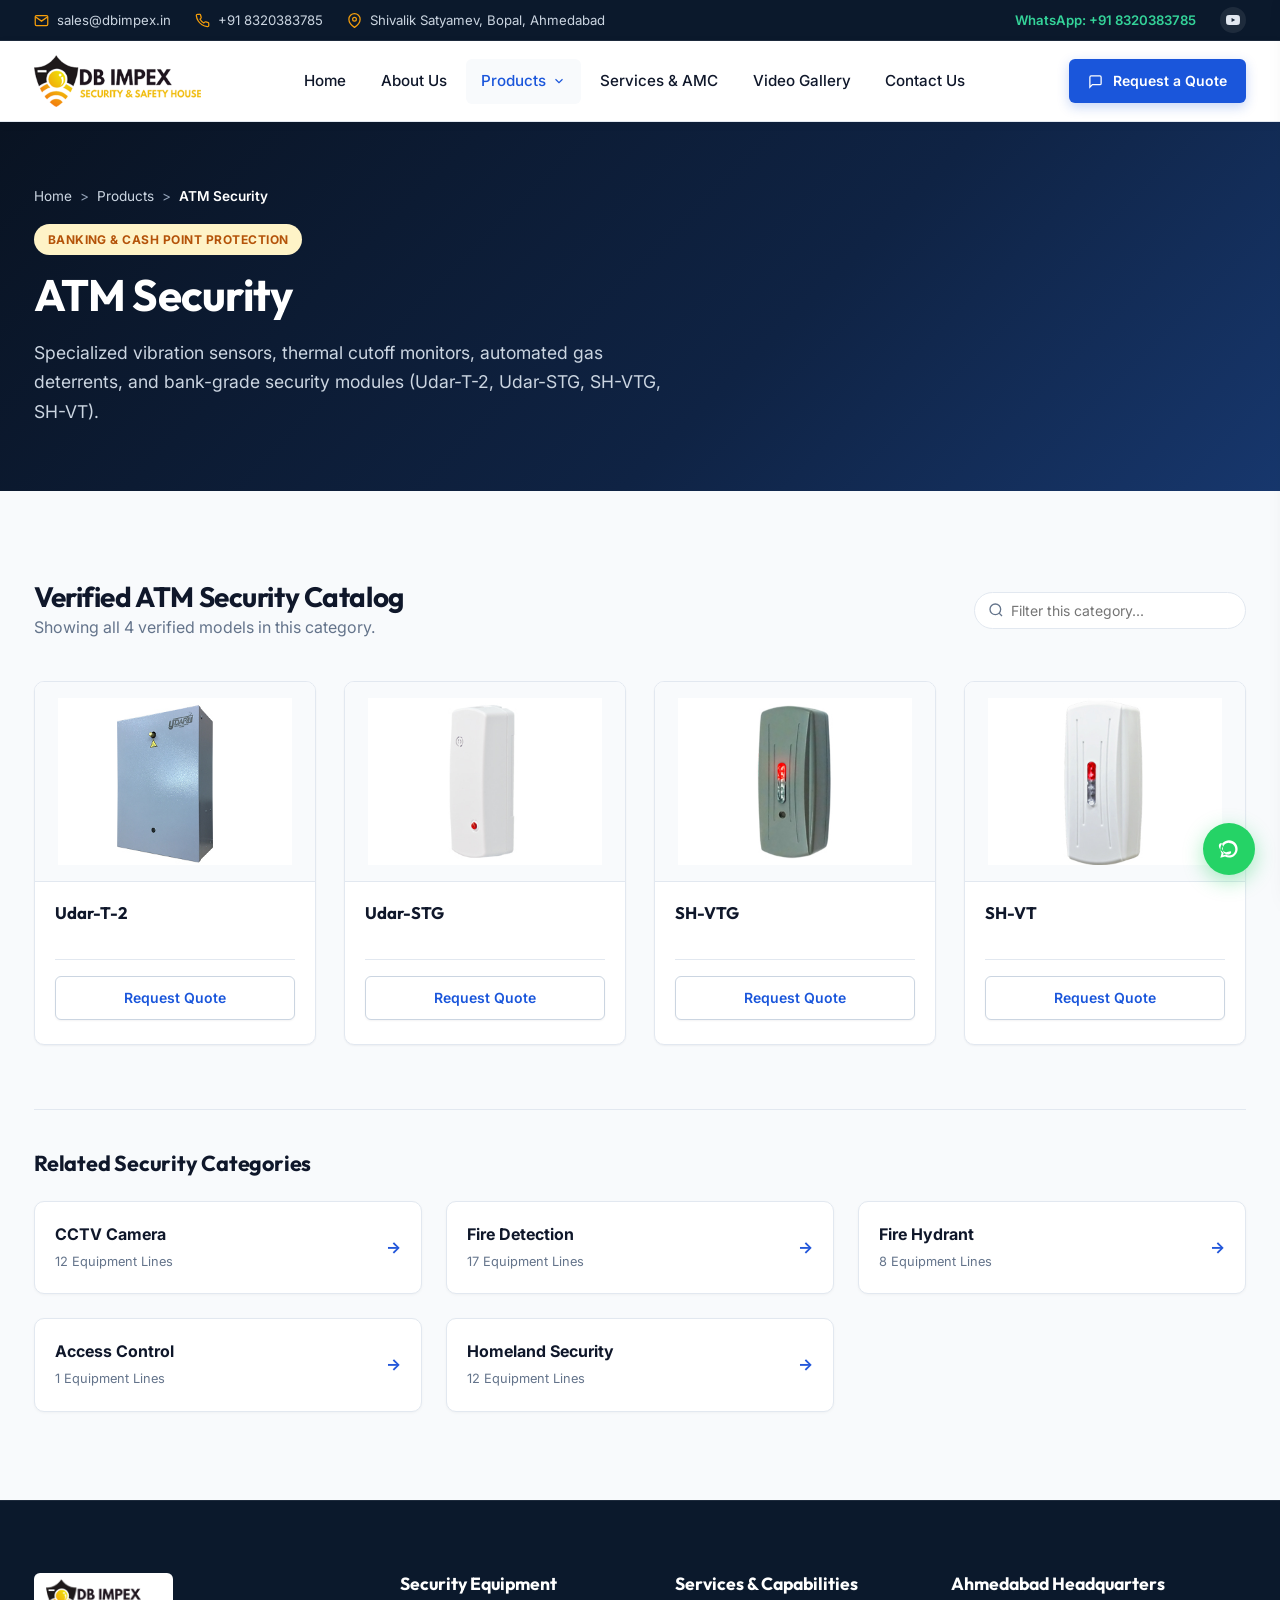
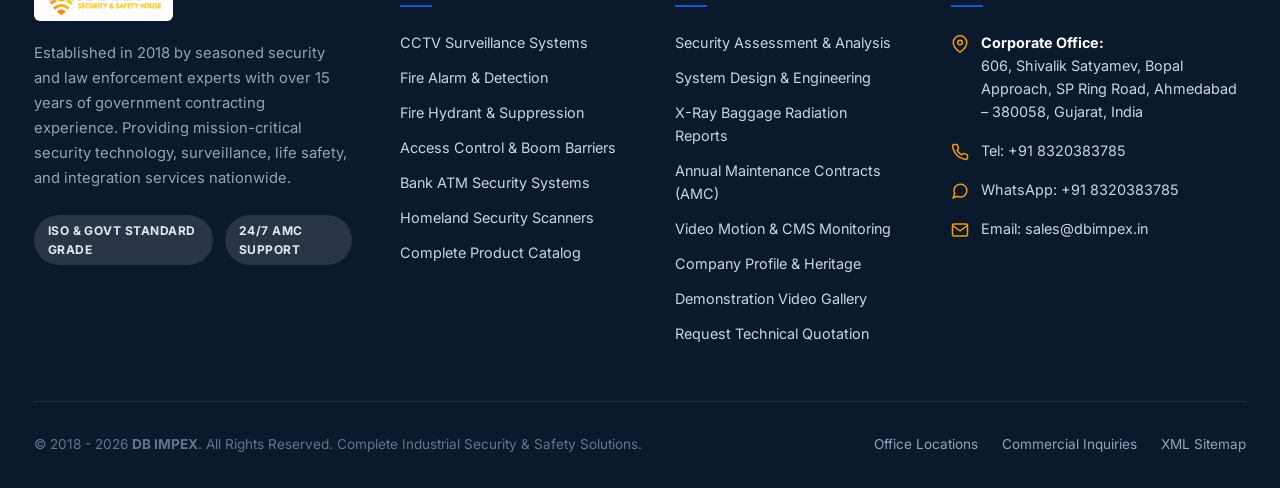
<file: atm-security.html>
<!DOCTYPE html>
<html lang="en">
<head>
  <meta charset="utf-8">
  <meta name="viewport" content="width=device-width, initial-scale=1.0">
  <meta http-equiv="X-UA-Compatible" content="IE=edge">
  <title>ATM Security Systems & Equipment | DB IMPEX Ahmedabad</title>
  <meta name="description" content="Explore DB IMPEX's authentic ATM Security product range: Specialized vibration sensors, thermal cutoff monitors, automated gas deterrents, and bank-grade security modules (Udar-T-2, Udar-STG, SH-VTG, SH-VT).. Industrial grade with installation and warranty.">
  <meta name="keywords" content="DB Impex, Security and Safety Solutions, CCTV Camera, Fire Detection, Fire Hydrant, Access Control, ATM Security, Homeland Security, Baggage Scanner, Ahmedabad">
  <link rel="canonical" href="https://dbimpex.in/">

  <!-- Open Graph -->
  <meta property="og:title" content="ATM Security Systems & Equipment | DB IMPEX Ahmedabad">
  <meta property="og:description" content="Explore DB IMPEX's authentic ATM Security product range: Specialized vibration sensors, thermal cutoff monitors, automated gas deterrents, and bank-grade security modules (Udar-T-2, Udar-STG, SH-VTG, SH-VT).. Industrial grade with installation and warranty.">
  <meta property="og:type" content="website">
  <meta property="og:url" content="https://dbimpex.in/">
  <meta property="og:image" content="https://dbimpex.in/assets/images/favicon-512x512.png">

  <!-- Official Favicons -->
  <link rel="shortcut icon" href="favicon.ico" type="image/x-icon">
  <link rel="icon" type="image/png" sizes="32x32" href="assets/images/favicon-32x32.png">
  <link rel="icon" type="image/png" sizes="16x16" href="assets/images/favicon-16x16.png">
  <link rel="icon" type="image/png" sizes="192x192" href="assets/images/favicon-192x192.png">
  <link rel="apple-touch-icon" sizes="180x180" href="assets/images/apple-touch-icon.png">

  <!-- Core Styles -->
  <link rel="stylesheet" href="assets/css/style.css">

  <!-- Schema.org Structured Data -->
  <script type="application/ld+json">
  {
    "@context": "https://schema.org",
    "@type": "SecurityService",
    "name": "DB IMPEX",
    "image": "https://dbimpex.in/assets/images/db-impex-logo.png",
    "url": "https://dbimpex.in/",
    "telephone": "+918320383785",
    "email": "sales@dbimpex.in",
    "address": {
      "@type": "PostalAddress",
      "streetAddress": "606, Shivalik Satyamev, Bopal Approach, SP Ring Road",
      "addressLocality": "Ahmedabad",
      "addressRegion": "Gujarat",
      "postalCode": "380058",
      "addressCountry": "IN"
    },
    "sameAs": [
      "https://www.youtube.com/channel/UCGA_NkZcM_EIrCE6m0U77zg"
    ]
  }
  </script>
</head>
<body>

    <!-- Top Bar -->
    <div class="top-bar">
      <div class="container top-bar-inner">
        <div class="top-bar-left">
          <div class="top-info-item">
            <svg width="15" height="15" viewBox="0 0 24 24" fill="none" stroke="currentColor" stroke-width="2"><path d="M4 4h16c1.1 0 2 .9 2 2v12c0 1.1-.9 2-2 2H4c-1.1 0-2-.9-2-2V6c0-1.1.9-2 2-2z"></path><polyline points="22,6 12,13 2,6"></polyline></svg>
            <a href="mailto:sales@dbimpex.in">sales@dbimpex.in</a>
          </div>
          <div class="top-info-item">
            <svg width="15" height="15" viewBox="0 0 24 24" fill="none" stroke="currentColor" stroke-width="2"><path d="M22 16.92v3a2 2 0 0 1-2.18 2 19.79 19.79 0 0 1-8.63-3.07 19.5 19.5 0 0 1-6-6 19.79 19.79 0 0 1-3.07-8.67A2 2 0 0 1 4.11 2h3a2 2 0 0 1 2 1.72 12.84 12.84 0 0 0 .7 2.81 2 2 0 0 1-.45 2.11L8.09 9.91a16 16 0 0 0 6 6l1.27-1.27a2 2 0 0 1 2.11-.45 12.84 12.84 0 0 0 2.81.7A2 2 0 0 1 22 16.92z"></path></svg>
            <a href="tel:+918320383785">+91 8320383785</a>
          </div>
          <div class="top-info-item">
            <svg width="15" height="15" viewBox="0 0 24 24" fill="none" stroke="currentColor" stroke-width="2"><path d="M21 10c0 7-9 13-9 13s-9-6-9-13a9 9 0 0 1 18 0z"></path><circle cx="12" cy="10" r="3"></circle></svg>
            <span>Shivalik Satyamev, Bopal, Ahmedabad</span>
          </div>
        </div>
        <div class="top-bar-right">
          <div class="top-info-item">
            <a href="https://wa.me/918320383785" target="_blank" rel="noopener" style="display:inline-flex;align-items:center;gap:0.35rem;color:#34D399;font-weight:600;">
              <span>WhatsApp: +91 8320383785</span>
            </a>
          </div>
          <div class="top-social-links">
            <a href="https://www.youtube.com/channel/UCGA_NkZcM_EIrCE6m0U77zg" target="_blank" rel="noopener" title="YouTube Channel" aria-label="YouTube">
              <svg width="14" height="14" viewBox="0 0 24 24" fill="currentColor"><path d="M23.498 6.186a3.016 3.016 0 0 0-2.122-2.136C19.505 3.545 12 3.545 12 3.545s-7.505 0-9.377.505A3.017 3.017 0 0 0 .502 6.186C0 8.07 0 12 0 12s0 3.93.502 5.814a3.016 3.016 0 0 0 2.122 2.136c1.871.505 9.376.505 9.376.505s7.505 0 9.377-.505a3.015 3.015 0 0 0 2.122-2.136C24 15.93 24 12 24 12s0-3.93-.502-5.814zM9.545 15.568V8.432L15.818 12l-6.273 3.568z"/></svg>
            </a>
          </div>
        </div>
      </div>
    </div>

    <!-- Main Navigation Header -->
    <header class="site-header">
      <div class="container header-container">
        <a href="index.html" class="site-logo" aria-label="DB IMPEX Homepage">
          <img src="assets/images/db-impex-logo.png" alt="DB IMPEX - Security & Safety House Logo">
        </a>

        <nav class="main-nav" aria-label="Primary Navigation">
          <div class="nav-item ">
            <a href="index.html" class="nav-link">Home</a>
          </div>
          <div class="nav-item ">
            <a href="about-us.html" class="nav-link">About Us</a>
          </div>

          <!-- Products Dropdown -->
          <div class="nav-item active">
            <a href="products.html" class="nav-link">
              Products
              <svg class="chevron" width="14" height="14" viewBox="0 0 24 24" fill="none" stroke="currentColor" stroke-width="2"><polyline points="6 9 12 15 18 9"></polyline></svg>
            </a>
            <div class="dropdown-menu">
              <a href="cctv-camera.html" class="dropdown-item">
                <div class="item-icon">
                  <svg width="16" height="16" viewBox="0 0 24 24" fill="none" stroke="currentColor" stroke-width="2"><path d="M23 19a2 2 0 0 1-2 2H3a2 2 0 0 1-2-2V8a2 2 0 0 1 2-2h4l2-3h6l2 3h4a2 2 0 0 1 2 2z"></path><circle cx="12" cy="13" r="4"></circle></svg>
                </div>
                <div class="item-info">
                  <span class="item-title">CCTV Camera</span>
                  <span class="item-count">12 Industrial Models</span>
                </div>
              </a>
              <a href="fire-detection.html" class="dropdown-item">
                <div class="item-icon">
                  <svg width="16" height="16" viewBox="0 0 24 24" fill="none" stroke="currentColor" stroke-width="2"><path d="M8.5 14.5A2.5 2.5 0 0 0 11 12c0-1.38-.5-2-1-3-1.072-2.143-.224-4.054 2-6 .5 2.5 2 4.9 4 6.5 2 1.6 3 3.5 3 5.5a7 7 0 1 1-14 0c0-1.153.433-2.294 1-3a2.5 2.5 0 0 0 2.5 2.5z"></path></svg>
                </div>
                <div class="item-info">
                  <span class="item-title">Fire Detection</span>
                  <span class="item-count">17 Alarm & Detector Systems</span>
                </div>
              </a>
              <a href="fire-hydrant.html" class="dropdown-item">
                <div class="item-icon">
                  <svg width="16" height="16" viewBox="0 0 24 24" fill="none" stroke="currentColor" stroke-width="2"><path d="M12 2v20M17 5H9.5a3.5 3.5 0 0 0 0 7h5a3.5 3.5 0 0 1 0 7H6"></path></svg>
                </div>
                <div class="item-info">
                  <span class="item-title">Fire Hydrant</span>
                  <span class="item-count">8 Valves, Hoses & Pipes</span>
                </div>
              </a>
              <a href="access-control.html" class="dropdown-item">
                <div class="item-icon">
                  <svg width="16" height="16" viewBox="0 0 24 24" fill="none" stroke="currentColor" stroke-width="2"><rect x="3" y="11" width="18" height="11" rx="2" ry="2"></rect><path d="M7 11V7a5 5 0 0 1 10 0v4"></path></svg>
                </div>
                <div class="item-info">
                  <span class="item-title">Access Control & Boom Barrier</span>
                  <span class="item-count">Perimeter & Gate Systems</span>
                </div>
              </a>
              <a href="atm-security.html" class="dropdown-item">
                <div class="item-icon">
                  <svg width="16" height="16" viewBox="0 0 24 24" fill="none" stroke="currentColor" stroke-width="2"><rect x="2" y="4" width="20" height="16" rx="2"></rect><line x1="12" y1="8" x2="12" y2="16"></line><line x1="8" y1="12" x2="16" y2="12"></line></svg>
                </div>
                <div class="item-info">
                  <span class="item-title">ATM Security</span>
                  <span class="item-count">4 Udar & Gas Deterrent Systems</span>
                </div>
              </a>
              <a href="homeland-security.html" class="dropdown-item">
                <div class="item-icon">
                  <svg width="16" height="16" viewBox="0 0 24 24" fill="none" stroke="currentColor" stroke-width="2"><polygon points="12 2 2 7 12 12 22 7 12 2"></polygon><polyline points="2 17 12 22 22 17"></polyline><polyline points="2 12 12 17 22 12"></polyline></svg>
                </div>
                <div class="item-info">
                  <span class="item-title">Homeland Security</span>
                  <span class="item-count">12 Scanners & Detection Devices</span>
                </div>
              </a>
              <div style="border-top:1px solid #E2E8F0; margin-top:0.5rem; padding-top:0.5rem;">
                <a href="products.html" style="font-size:0.85rem; font-weight:700; color:#1A56DB; display:block; padding:0.5rem 1rem;">
                  View Full Product Directory →
                </a>
              </div>
            </div>
          </div>

          <div class="nav-item ">
            <a href="services.html" class="nav-link">Services & AMC</a>
          </div>
          <div class="nav-item ">
            <a href="gallery.html" class="nav-link">Video Gallery</a>
          </div>
          <div class="nav-item ">
            <a href="contact-us.html" class="nav-link">Contact Us</a>
          </div>
        </nav>

        <div class="header-actions">
          <a href="enquiry-now.html" class="btn btn-primary btn-sm open-quote-modal" data-product="General Product Inquiry">
            <svg width="15" height="15" viewBox="0 0 24 24" fill="none" stroke="currentColor" stroke-width="2"><path d="M21 15a2 2 0 0 1-2 2H7l-4 4V5a2 2 0 0 1 2-2h14a2 2 0 0 1 2 2z"></path></svg>
            Request a Quote
          </a>
          <button class="mobile-menu-toggle" aria-label="Toggle mobile menu">
            <svg width="24" height="24" viewBox="0 0 24 24" fill="none" stroke="currentColor" stroke-width="2"><line x1="3" y1="12" x2="21" y2="12"></line><line x1="3" y1="6" x2="21" y2="6"></line><line x1="3" y1="18" x2="21" y2="18"></line></svg>
          </button>
        </div>
      </div>
    </header>

    <!-- Mobile Drawer -->
    <div class="mobile-drawer-overlay"></div>
    <div class="mobile-nav-drawer">
      <div class="drawer-header">
        <img src="assets/images/db-impex-logo.png" alt="DB IMPEX Logo">
        <button class="drawer-close" aria-label="Close menu">&times;</button>
      </div>
      <div class="mobile-nav-list">
        <a href="index.html" class="mobile-nav-link">Home</a>
        <a href="about-us.html" class="mobile-nav-link">About Us</a>
        <div>
          <a href="#" class="mobile-nav-link mobile-submenu-toggle">
            Products
            <svg width="14" height="14" viewBox="0 0 24 24" fill="none" stroke="currentColor" stroke-width="2"><polyline points="6 9 12 15 18 9"></polyline></svg>
          </a>
          <div class="mobile-submenu">
            <a href="products.html">All Products Catalog</a>
            <a href="cctv-camera.html">CCTV Camera (12)</a>
            <a href="fire-detection.html">Fire Detection (17)</a>
            <a href="fire-hydrant.html">Fire Hydrant (8)</a>
            <a href="access-control.html">Access Control & Boom Barriers</a>
            <a href="atm-security.html">ATM Security (4)</a>
            <a href="homeland-security.html">Homeland Security (12)</a>
          </div>
        </div>
        <a href="services.html" class="mobile-nav-link">Services & AMC</a>
        <a href="gallery.html" class="mobile-nav-link">Video Gallery</a>
        <a href="contact-us.html" class="mobile-nav-link">Contact Us</a>
        <a href="enquiry-now.html" class="mobile-nav-link" style="color:var(--brand-blue);font-weight:700;">Enquiry Now</a>
      </div>
      <div style="margin-top:auto; padding-top:1.5rem; border-top:1px solid #E2E8F0;">
        <p style="font-size:0.85rem; color:#64748B; margin-bottom:0.75rem;">Need immediate assistance?</p>
        <a href="tel:+918320383785" class="btn btn-secondary btn-sm" style="width:100%; margin-bottom:0.5rem;">Call: +91 8320383785</a>
        <a href="https://wa.me/918320383785" class="btn btn-accent btn-sm" style="width:100%;" target="_blank">Chat on WhatsApp</a>
      </div>
    </div>
    
        <!-- Category Banner -->
        <section style="background:linear-gradient(135deg, #091322 0%, #0F2344 60%, #17376D 100%); color:#FFFFFF; padding:4rem 0;">
          <div class="container">
            <div style="display:flex; align-items:center; gap:0.5rem; font-size:0.85rem; color:#94A3B8; margin-bottom:1rem;">
              <a href="index.html" style="color:#CBD5E1;">Home</a> &gt;
              <a href="products.html" style="color:#CBD5E1;">Products</a> &gt;
              <span style="color:#FFFFFF; font-weight:600;">ATM Security</span>
            </div>
            <span class="badge badge-amber" style="margin-bottom:0.75rem;">Banking & Cash Point Protection</span>
            <h1 style="color:#FFFFFF; font-size:2.75rem; margin-bottom:1rem;">ATM Security</h1>
            <p style="color:#CBD5E1; font-size:1.1rem; max-width:650px;">
              Specialized vibration sensors, thermal cutoff monitors, automated gas deterrents, and bank-grade security modules (Udar-T-2, Udar-STG, SH-VTG, SH-VT).
            </p>
          </div>
        </section>

        <!-- Category Overview & Products -->
        <section class="section section-bg-light">
          <div class="container">
            <div style="display:flex; justify-content:space-between; align-items:center; flex-wrap:wrap; gap:1rem; margin-bottom:2.5rem;">
              <div>
                <h2 style="font-size:1.75rem;">Verified ATM Security Catalog</h2>
                <p style="color:#64748B;">Showing all 4 verified models in this category.</p>
              </div>
              <div class="filter-search">
                <svg width="16" height="16" viewBox="0 0 24 24" fill="none" stroke="currentColor" stroke-width="2"><circle cx="11" cy="11" r="8"></circle><line x1="21" y1="21" x2="16.65" y2="16.65"></line></svg>
                <input type="text" id="product-search" placeholder="Filter this category...">
              </div>
            </div>

            <div class="products-grid">
        
    <div class="product-card" data-category="atm-security">
      <div class="product-img-wrap">
        <img src="assets/images/images_atm_atm-1.jpg" alt="Udar-T-2" loading="lazy">
      </div>
      <div class="product-card-body">
        <h4 class="product-card-title">Udar-T-2</h4>
        <div class="product-card-action">
          <button class="btn btn-secondary btn-sm open-quote-modal" data-product="Udar-T-2 (ATM Security)">
            Request Quote
          </button>
        </div>
      </div>
    </div>
    
    <div class="product-card" data-category="atm-security">
      <div class="product-img-wrap">
        <img src="assets/images/images_atm_atm-2.jpg" alt="Udar-STG" loading="lazy">
      </div>
      <div class="product-card-body">
        <h4 class="product-card-title">Udar-STG</h4>
        <div class="product-card-action">
          <button class="btn btn-secondary btn-sm open-quote-modal" data-product="Udar-STG (ATM Security)">
            Request Quote
          </button>
        </div>
      </div>
    </div>
    
    <div class="product-card" data-category="atm-security">
      <div class="product-img-wrap">
        <img src="assets/images/images_atm_atm-3.jpg" alt="SH-VTG" loading="lazy">
      </div>
      <div class="product-card-body">
        <h4 class="product-card-title">SH-VTG</h4>
        <div class="product-card-action">
          <button class="btn btn-secondary btn-sm open-quote-modal" data-product="SH-VTG (ATM Security)">
            Request Quote
          </button>
        </div>
      </div>
    </div>
    
    <div class="product-card" data-category="atm-security">
      <div class="product-img-wrap">
        <img src="assets/images/images_atm_atm-4.jpg" alt="SH-VT" loading="lazy">
      </div>
      <div class="product-card-body">
        <h4 class="product-card-title">SH-VT</h4>
        <div class="product-card-action">
          <button class="btn btn-secondary btn-sm open-quote-modal" data-product="SH-VT (ATM Security)">
            Request Quote
          </button>
        </div>
      </div>
    </div>
    
            </div>

            <!-- Related Categories -->
            <div style="margin-top:4rem; padding-top:2.5rem; border-top:1px solid #E2E8F0;">
              <h3 style="margin-bottom:1.5rem; font-size:1.35rem;">Related Security Categories</h3>
              <div style="display:grid; grid-template-columns:repeat(3, 1fr); gap:1.5rem;">
        
                <a href="cctv-camera.html" style="background:#FFFFFF; padding:1.25rem; border-radius:10px; border:1px solid #E2E8F0; display:flex; align-items:center; justify-content:space-between; box-shadow:0 1px 3px rgba(0,0,0,0.04);">
                  <div>
                    <strong style="color:#0F172A; display:block; font-size:1rem;">CCTV Camera</strong>
                    <span style="font-size:0.8rem; color:#64748B;">12 Equipment Lines</span>
                  </div>
                  <span style="color:#2156DA; font-weight:bold;">&rarr;</span>
                </a>
                
                <a href="fire-detection.html" style="background:#FFFFFF; padding:1.25rem; border-radius:10px; border:1px solid #E2E8F0; display:flex; align-items:center; justify-content:space-between; box-shadow:0 1px 3px rgba(0,0,0,0.04);">
                  <div>
                    <strong style="color:#0F172A; display:block; font-size:1rem;">Fire Detection</strong>
                    <span style="font-size:0.8rem; color:#64748B;">17 Equipment Lines</span>
                  </div>
                  <span style="color:#2156DA; font-weight:bold;">&rarr;</span>
                </a>
                
                <a href="fire-hydrant.html" style="background:#FFFFFF; padding:1.25rem; border-radius:10px; border:1px solid #E2E8F0; display:flex; align-items:center; justify-content:space-between; box-shadow:0 1px 3px rgba(0,0,0,0.04);">
                  <div>
                    <strong style="color:#0F172A; display:block; font-size:1rem;">Fire Hydrant</strong>
                    <span style="font-size:0.8rem; color:#64748B;">8 Equipment Lines</span>
                  </div>
                  <span style="color:#2156DA; font-weight:bold;">&rarr;</span>
                </a>
                
                <a href="access-control.html" style="background:#FFFFFF; padding:1.25rem; border-radius:10px; border:1px solid #E2E8F0; display:flex; align-items:center; justify-content:space-between; box-shadow:0 1px 3px rgba(0,0,0,0.04);">
                  <div>
                    <strong style="color:#0F172A; display:block; font-size:1rem;">Access Control</strong>
                    <span style="font-size:0.8rem; color:#64748B;">1 Equipment Lines</span>
                  </div>
                  <span style="color:#2156DA; font-weight:bold;">&rarr;</span>
                </a>
                
                <a href="homeland-security.html" style="background:#FFFFFF; padding:1.25rem; border-radius:10px; border:1px solid #E2E8F0; display:flex; align-items:center; justify-content:space-between; box-shadow:0 1px 3px rgba(0,0,0,0.04);">
                  <div>
                    <strong style="color:#0F172A; display:block; font-size:1rem;">Homeland Security</strong>
                    <span style="font-size:0.8rem; color:#64748B;">12 Equipment Lines</span>
                  </div>
                  <span style="color:#2156DA; font-weight:bold;">&rarr;</span>
                </a>
                
              </div>
            </div>
          </div>
        </section>
        
    <!-- Footer -->
    <footer class="site-footer">
      <div class="container">
        <div class="footer-grid">
          <!-- Col 1: Brand Info -->
          <div class="footer-col footer-brand">
            <a href="index.html">
              <img src="assets/images/db-impex-logo.png" alt="DB IMPEX" style="height:48px; background:#FFFFFF; padding:6px 12px; border-radius:6px;">
            </a>
            <p>
              Established in 2018 by seasoned security and law enforcement experts with over 15 years of government contracting experience. Providing mission-critical security technology, surveillance, life safety, and integration services nationwide.
            </p>
            <div style="display:flex; gap:0.75rem;">
              <span class="badge badge-dark">ISO & Govt Standard Grade</span>
              <span class="badge badge-dark">24/7 AMC Support</span>
            </div>
          </div>

          <!-- Col 2: Product Categories -->
          <div class="footer-col">
            <h4>Security Equipment</h4>
            <div class="footer-links">
              <a href="cctv-camera.html">CCTV Surveillance Systems</a>
              <a href="fire-detection.html">Fire Alarm & Detection</a>
              <a href="fire-hydrant.html">Fire Hydrant & Suppression</a>
              <a href="access-control.html">Access Control & Boom Barriers</a>
              <a href="atm-security.html">Bank ATM Security Systems</a>
              <a href="homeland-security.html">Homeland Security Scanners</a>
              <a href="products.html">Complete Product Catalog</a>
            </div>
          </div>

          <!-- Col 3: Services & Navigation -->
          <div class="footer-col">
            <h4>Services & Capabilities</h4>
            <div class="footer-links">
              <a href="services.html">Security Assessment & Analysis</a>
              <a href="services.html">System Design & Engineering</a>
              <a href="services.html">X-Ray Baggage Radiation Reports</a>
              <a href="services.html">Annual Maintenance Contracts (AMC)</a>
              <a href="services.html">Video Motion & CMS Monitoring</a>
              <a href="about-us.html">Company Profile & Heritage</a>
              <a href="gallery.html">Demonstration Video Gallery</a>
              <a href="enquiry-now.html">Request Technical Quotation</a>
            </div>
          </div>

          <!-- Col 4: Verified Contact Details -->
          <div class="footer-col">
            <h4>Ahmedabad Headquarters</h4>
            <div class="footer-contact-item">
              <svg width="18" height="18" viewBox="0 0 24 24" fill="none" stroke="currentColor" stroke-width="2"><path d="M21 10c0 7-9 13-9 13s-9-6-9-13a9 9 0 0 1 18 0z"></path><circle cx="12" cy="10" r="3"></circle></svg>
              <div>
                <strong style="color:#FFFFFF; display:block;">Corporate Office:</strong>
                606, Shivalik Satyamev, Bopal Approach, SP Ring Road, Ahmedabad – 380058, Gujarat, India
              </div>
            </div>
            <div class="footer-contact-item">
              <svg width="18" height="18" viewBox="0 0 24 24" fill="none" stroke="currentColor" stroke-width="2"><path d="M22 16.92v3a2 2 0 0 1-2.18 2 19.79 19.79 0 0 1-8.63-3.07 19.5 19.5 0 0 1-6-6 19.79 19.79 0 0 1-3.07-8.67A2 2 0 0 1 4.11 2h3a2 2 0 0 1 2 1.72 12.84 12.84 0 0 0 .7 2.81 2 2 0 0 1-.45 2.11L8.09 9.91a16 16 0 0 0 6 6l1.27-1.27a2 2 0 0 1 2.11-.45 12.84 12.84 0 0 0 2.81.7A2 2 0 0 1 22 16.92z"></path></svg>
              <div>
                Tel: <a href="tel:+918320383785">+91 8320383785</a>
              </div>
            </div>
            <div class="footer-contact-item">
              <svg width="18" height="18" viewBox="0 0 24 24" fill="none" stroke="currentColor" stroke-width="2"><path d="M21 11.5a8.38 8.38 0 0 1-.9 3.8 8.5 8.5 0 0 1-7.6 4.7 8.38 8.38 0 0 1-3.8-.9L3 21l1.9-5.7a8.38 8.38 0 0 1-.9-3.8 8.5 8.5 0 0 1 4.7-7.6 8.38 8.38 0 0 1 3.8-.9h.5a8.48 8.48 0 0 1 8 8v.5z"></path></svg>
              <div>
                WhatsApp: <a href="https://wa.me/918320383785" target="_blank" rel="noopener">+91 8320383785</a>
              </div>
            </div>
            <div class="footer-contact-item">
              <svg width="18" height="18" viewBox="0 0 24 24" fill="none" stroke="currentColor" stroke-width="2"><path d="M4 4h16c1.1 0 2 .9 2 2v12c0 1.1-.9 2-2 2H4c-1.1 0-2-.9-2-2V6c0-1.1.9-2 2-2z"></path><polyline points="22,6 12,13 2,6"></polyline></svg>
              <div>
                Email: <a href="mailto:sales@dbimpex.in">sales@dbimpex.in</a>
              </div>
            </div>
          </div>
        </div>

        <div class="footer-bottom">
          <div>
            &copy; 2018 - 2026 <strong>DB IMPEX</strong>. All Rights Reserved. Complete Industrial Security & Safety Solutions.
          </div>
          <div style="display:flex; gap:1.5rem;">
            <a href="contact-us.html">Office Locations</a>
            <a href="enquiry-now.html">Commercial Inquiries</a>
            <a href="sitemap.xml">XML Sitemap</a>
          </div>
        </div>
      </div>
    </footer>

    <!-- Interactive Quote Modal -->
    <div class="modal-overlay" id="quoteModal" role="dialog" aria-modal="true" aria-labelledby="modalTitle">
      <div class="modal-card">
        <div class="modal-header">
          <h3 id="modalTitle">Request a Security Equipment Quotation</h3>
          <button class="modal-close" aria-label="Close dialog">&times;</button>
        </div>
        <div class="modal-body">
          <form action="send_form_email.php" method="POST" class="ajax-form">
            <!-- Anti-spam Honeypot -->
            <input type="text" name="website_hp" style="display:none;" tabindex="-1" autocomplete="off">
            <div class="form-grid">
              <div class="form-group col-span-2">
                <label class="form-label" for="quoteProduct">Equipment / Requirement</label>
                <input type="text" id="quoteProduct" name="product" class="form-control" readonly style="background:#F1F5F9; font-weight:600; color:#1A56DB;">
              </div>
              <div class="form-group">
                <label class="form-label" for="quoteName">Full Name *</label>
                <input type="text" id="quoteName" name="full_name" class="form-control" placeholder="Your Name" required>
              </div>
              <div class="form-group">
                <label class="form-label" for="quoteCompany">Organization / Company</label>
                <input type="text" id="quoteCompany" name="company" class="form-control" placeholder="Company Name">
              </div>
              <div class="form-group">
                <label class="form-label" for="quotePhone">Phone / Mobile *</label>
                <input type="tel" id="quotePhone" name="telephone" class="form-control" placeholder="+91 XXXXX XXXXX" required>
              </div>
              <div class="form-group">
                <label class="form-label" for="quoteEmail">Business Email *</label>
                <input type="email" id="quoteEmail" name="email" class="form-control" placeholder="name@company.com" required>
              </div>
              <div class="form-group col-span-2">
                <label class="form-label" for="quoteMessage">Specifications & Project Requirements</label>
                <textarea id="quoteMessage" name="comments" class="form-control" placeholder="Specify quantity, site location, timeline or installation requirements..."></textarea>
              </div>
              <div class="form-group col-span-2">
                <button type="submit" class="btn btn-primary" style="width:100%;">Submit Official Inquiry</button>
              </div>
            </div>
          </form>
        </div>
      </div>
    </div>

    <!-- Floating Action Buttons -->
    <div class="floating-actions">
      <a href="https://wa.me/918320383785" target="_blank" rel="noopener" class="float-btn float-whatsapp" title="WhatsApp DB IMPEX" aria-label="WhatsApp Us">
        <svg width="26" height="26" viewBox="0 0 24 24" fill="currentColor"><path d="M12.031 6.172c-3.181 0-5.767 2.586-5.768 5.766-.001 1.298.38 2.27 1.019 3.287l-.711 2.598 2.668-.699c.969.584 1.769.882 2.792.882 3.182 0 5.767-2.587 5.768-5.766 0-3.18-2.586-5.768-5.768-5.768zm0-2.172c4.378 0 7.938 3.559 7.938 7.94 0 4.38-3.56 7.939-7.938 7.939-1.332 0-2.593-.332-3.7-.927l-4.331 1.135 1.155-4.225c-.663-1.163-1.062-2.511-1.062-3.922 0-4.381 3.56-7.94 7.938-7.94zm-1.897 10.749c-.279.141-.659.212-1.028.188-.415-.027-.852-.204-1.289-.481-1.127-.714-1.875-1.785-2.227-2.314-.351-.53-.027-.816.113-1.037.126-.197.279-.434.419-.651.139-.217.186-.372.279-.62.093-.248.047-.465-.023-.651-.07-.186-.628-1.512-.86-2.07-.226-.543-.456-.469-.628-.477-.163-.008-.349-.01-.535-.01-.186 0-.488.07-.744.349-.256.279-.977.954-.977 2.326s1.001 2.698 1.14 2.884c.14.186 1.968 3.006 4.77 4.215.666.288 1.187.46 1.593.589.67.213 1.28.183 1.761.111.537-.08 1.65-.674 1.883-1.325.233-.651.233-1.209.163-1.325-.07-.116-.256-.186-.535-.326z"/></svg>
      </a>
    </div>

    <!-- Scripts -->
    <script src="assets/js/main.js"></script>
    </body></html>
</file>
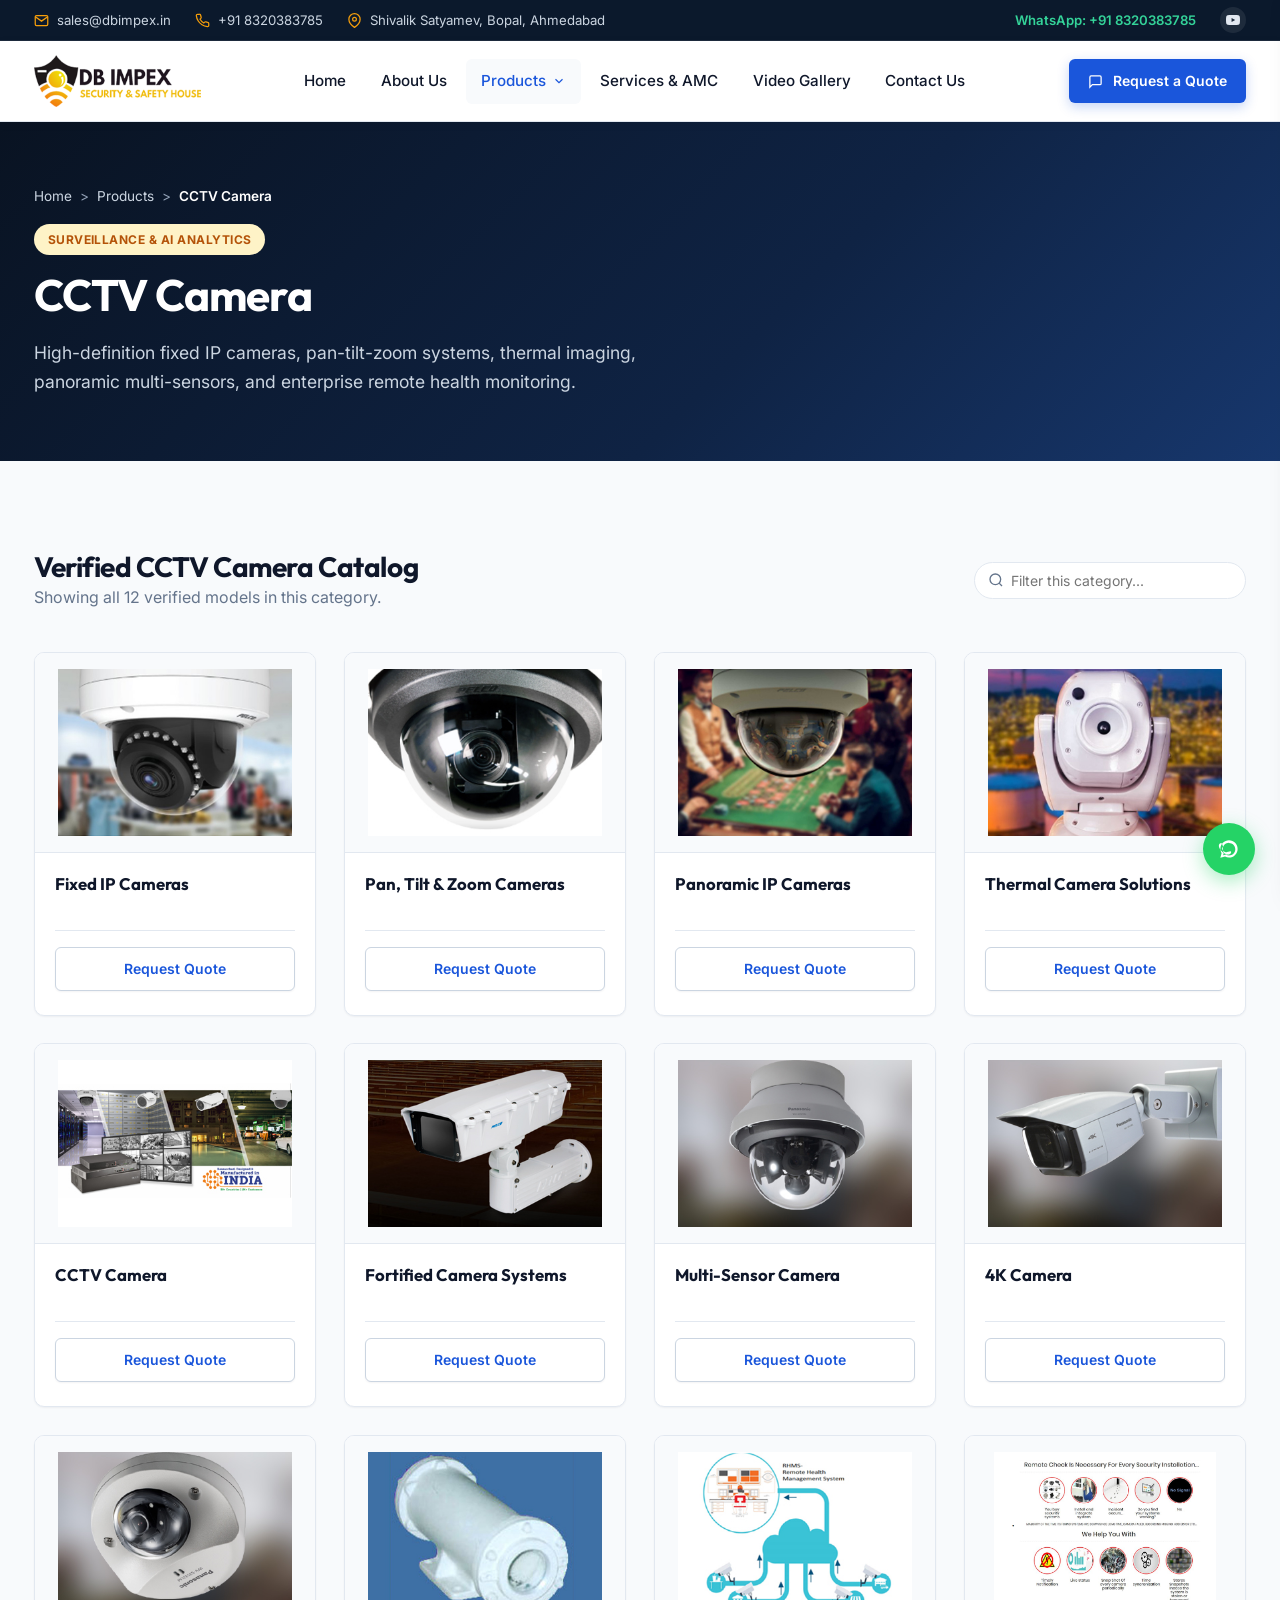
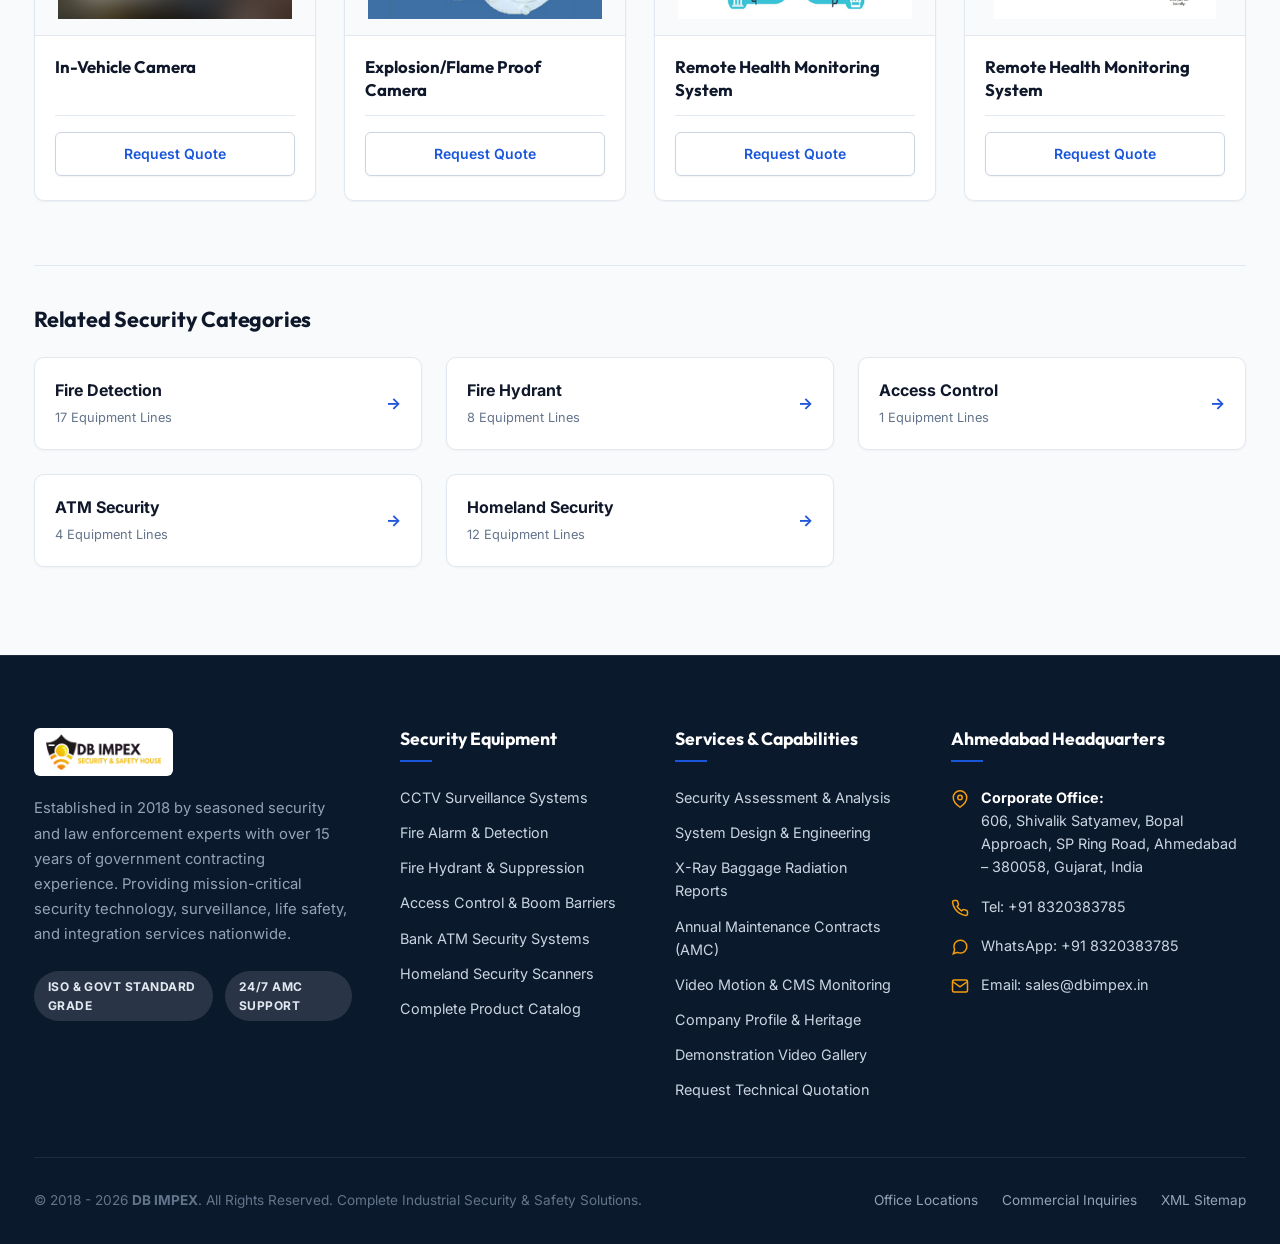
<file: cctv-camera.html>
<!DOCTYPE html>
<html lang="en">
<head>
  <meta charset="utf-8">
  <meta name="viewport" content="width=device-width, initial-scale=1.0">
  <meta http-equiv="X-UA-Compatible" content="IE=edge">
  <title>CCTV Camera Systems & Equipment | DB IMPEX Ahmedabad</title>
  <meta name="description" content="Explore DB IMPEX's authentic CCTV Camera product range: High-definition fixed IP cameras, pan-tilt-zoom systems, thermal imaging, panoramic multi-sensors, and enterprise remote health monitoring.. Industrial grade with installation and warranty.">
  <meta name="keywords" content="DB Impex, Security and Safety Solutions, CCTV Camera, Fire Detection, Fire Hydrant, Access Control, ATM Security, Homeland Security, Baggage Scanner, Ahmedabad">
  <link rel="canonical" href="https://dbimpex.in/">

  <!-- Open Graph -->
  <meta property="og:title" content="CCTV Camera Systems & Equipment | DB IMPEX Ahmedabad">
  <meta property="og:description" content="Explore DB IMPEX's authentic CCTV Camera product range: High-definition fixed IP cameras, pan-tilt-zoom systems, thermal imaging, panoramic multi-sensors, and enterprise remote health monitoring.. Industrial grade with installation and warranty.">
  <meta property="og:type" content="website">
  <meta property="og:url" content="https://dbimpex.in/">
  <meta property="og:image" content="https://dbimpex.in/assets/images/favicon-512x512.png">

  <!-- Official Favicons -->
  <link rel="shortcut icon" href="favicon.ico" type="image/x-icon">
  <link rel="icon" type="image/png" sizes="32x32" href="assets/images/favicon-32x32.png">
  <link rel="icon" type="image/png" sizes="16x16" href="assets/images/favicon-16x16.png">
  <link rel="icon" type="image/png" sizes="192x192" href="assets/images/favicon-192x192.png">
  <link rel="apple-touch-icon" sizes="180x180" href="assets/images/apple-touch-icon.png">

  <!-- Core Styles -->
  <link rel="stylesheet" href="assets/css/style.css">

  <!-- Schema.org Structured Data -->
  <script type="application/ld+json">
  {
    "@context": "https://schema.org",
    "@type": "SecurityService",
    "name": "DB IMPEX",
    "image": "https://dbimpex.in/assets/images/db-impex-logo.png",
    "url": "https://dbimpex.in/",
    "telephone": "+918320383785",
    "email": "sales@dbimpex.in",
    "address": {
      "@type": "PostalAddress",
      "streetAddress": "606, Shivalik Satyamev, Bopal Approach, SP Ring Road",
      "addressLocality": "Ahmedabad",
      "addressRegion": "Gujarat",
      "postalCode": "380058",
      "addressCountry": "IN"
    },
    "sameAs": [
      "https://www.youtube.com/channel/UCGA_NkZcM_EIrCE6m0U77zg"
    ]
  }
  </script>
</head>
<body>

    <!-- Top Bar -->
    <div class="top-bar">
      <div class="container top-bar-inner">
        <div class="top-bar-left">
          <div class="top-info-item">
            <svg width="15" height="15" viewBox="0 0 24 24" fill="none" stroke="currentColor" stroke-width="2"><path d="M4 4h16c1.1 0 2 .9 2 2v12c0 1.1-.9 2-2 2H4c-1.1 0-2-.9-2-2V6c0-1.1.9-2 2-2z"></path><polyline points="22,6 12,13 2,6"></polyline></svg>
            <a href="mailto:sales@dbimpex.in">sales@dbimpex.in</a>
          </div>
          <div class="top-info-item">
            <svg width="15" height="15" viewBox="0 0 24 24" fill="none" stroke="currentColor" stroke-width="2"><path d="M22 16.92v3a2 2 0 0 1-2.18 2 19.79 19.79 0 0 1-8.63-3.07 19.5 19.5 0 0 1-6-6 19.79 19.79 0 0 1-3.07-8.67A2 2 0 0 1 4.11 2h3a2 2 0 0 1 2 1.72 12.84 12.84 0 0 0 .7 2.81 2 2 0 0 1-.45 2.11L8.09 9.91a16 16 0 0 0 6 6l1.27-1.27a2 2 0 0 1 2.11-.45 12.84 12.84 0 0 0 2.81.7A2 2 0 0 1 22 16.92z"></path></svg>
            <a href="tel:+918320383785">+91 8320383785</a>
          </div>
          <div class="top-info-item">
            <svg width="15" height="15" viewBox="0 0 24 24" fill="none" stroke="currentColor" stroke-width="2"><path d="M21 10c0 7-9 13-9 13s-9-6-9-13a9 9 0 0 1 18 0z"></path><circle cx="12" cy="10" r="3"></circle></svg>
            <span>Shivalik Satyamev, Bopal, Ahmedabad</span>
          </div>
        </div>
        <div class="top-bar-right">
          <div class="top-info-item">
            <a href="https://wa.me/918320383785" target="_blank" rel="noopener" style="display:inline-flex;align-items:center;gap:0.35rem;color:#34D399;font-weight:600;">
              <span>WhatsApp: +91 8320383785</span>
            </a>
          </div>
          <div class="top-social-links">
            <a href="https://www.youtube.com/channel/UCGA_NkZcM_EIrCE6m0U77zg" target="_blank" rel="noopener" title="YouTube Channel" aria-label="YouTube">
              <svg width="14" height="14" viewBox="0 0 24 24" fill="currentColor"><path d="M23.498 6.186a3.016 3.016 0 0 0-2.122-2.136C19.505 3.545 12 3.545 12 3.545s-7.505 0-9.377.505A3.017 3.017 0 0 0 .502 6.186C0 8.07 0 12 0 12s0 3.93.502 5.814a3.016 3.016 0 0 0 2.122 2.136c1.871.505 9.376.505 9.376.505s7.505 0 9.377-.505a3.015 3.015 0 0 0 2.122-2.136C24 15.93 24 12 24 12s0-3.93-.502-5.814zM9.545 15.568V8.432L15.818 12l-6.273 3.568z"/></svg>
            </a>
          </div>
        </div>
      </div>
    </div>

    <!-- Main Navigation Header -->
    <header class="site-header">
      <div class="container header-container">
        <a href="index.html" class="site-logo" aria-label="DB IMPEX Homepage">
          <img src="assets/images/db-impex-logo.png" alt="DB IMPEX - Security & Safety House Logo">
        </a>

        <nav class="main-nav" aria-label="Primary Navigation">
          <div class="nav-item ">
            <a href="index.html" class="nav-link">Home</a>
          </div>
          <div class="nav-item ">
            <a href="about-us.html" class="nav-link">About Us</a>
          </div>

          <!-- Products Dropdown -->
          <div class="nav-item active">
            <a href="products.html" class="nav-link">
              Products
              <svg class="chevron" width="14" height="14" viewBox="0 0 24 24" fill="none" stroke="currentColor" stroke-width="2"><polyline points="6 9 12 15 18 9"></polyline></svg>
            </a>
            <div class="dropdown-menu">
              <a href="cctv-camera.html" class="dropdown-item">
                <div class="item-icon">
                  <svg width="16" height="16" viewBox="0 0 24 24" fill="none" stroke="currentColor" stroke-width="2"><path d="M23 19a2 2 0 0 1-2 2H3a2 2 0 0 1-2-2V8a2 2 0 0 1 2-2h4l2-3h6l2 3h4a2 2 0 0 1 2 2z"></path><circle cx="12" cy="13" r="4"></circle></svg>
                </div>
                <div class="item-info">
                  <span class="item-title">CCTV Camera</span>
                  <span class="item-count">12 Industrial Models</span>
                </div>
              </a>
              <a href="fire-detection.html" class="dropdown-item">
                <div class="item-icon">
                  <svg width="16" height="16" viewBox="0 0 24 24" fill="none" stroke="currentColor" stroke-width="2"><path d="M8.5 14.5A2.5 2.5 0 0 0 11 12c0-1.38-.5-2-1-3-1.072-2.143-.224-4.054 2-6 .5 2.5 2 4.9 4 6.5 2 1.6 3 3.5 3 5.5a7 7 0 1 1-14 0c0-1.153.433-2.294 1-3a2.5 2.5 0 0 0 2.5 2.5z"></path></svg>
                </div>
                <div class="item-info">
                  <span class="item-title">Fire Detection</span>
                  <span class="item-count">17 Alarm & Detector Systems</span>
                </div>
              </a>
              <a href="fire-hydrant.html" class="dropdown-item">
                <div class="item-icon">
                  <svg width="16" height="16" viewBox="0 0 24 24" fill="none" stroke="currentColor" stroke-width="2"><path d="M12 2v20M17 5H9.5a3.5 3.5 0 0 0 0 7h5a3.5 3.5 0 0 1 0 7H6"></path></svg>
                </div>
                <div class="item-info">
                  <span class="item-title">Fire Hydrant</span>
                  <span class="item-count">8 Valves, Hoses & Pipes</span>
                </div>
              </a>
              <a href="access-control.html" class="dropdown-item">
                <div class="item-icon">
                  <svg width="16" height="16" viewBox="0 0 24 24" fill="none" stroke="currentColor" stroke-width="2"><rect x="3" y="11" width="18" height="11" rx="2" ry="2"></rect><path d="M7 11V7a5 5 0 0 1 10 0v4"></path></svg>
                </div>
                <div class="item-info">
                  <span class="item-title">Access Control & Boom Barrier</span>
                  <span class="item-count">Perimeter & Gate Systems</span>
                </div>
              </a>
              <a href="atm-security.html" class="dropdown-item">
                <div class="item-icon">
                  <svg width="16" height="16" viewBox="0 0 24 24" fill="none" stroke="currentColor" stroke-width="2"><rect x="2" y="4" width="20" height="16" rx="2"></rect><line x1="12" y1="8" x2="12" y2="16"></line><line x1="8" y1="12" x2="16" y2="12"></line></svg>
                </div>
                <div class="item-info">
                  <span class="item-title">ATM Security</span>
                  <span class="item-count">4 Udar & Gas Deterrent Systems</span>
                </div>
              </a>
              <a href="homeland-security.html" class="dropdown-item">
                <div class="item-icon">
                  <svg width="16" height="16" viewBox="0 0 24 24" fill="none" stroke="currentColor" stroke-width="2"><polygon points="12 2 2 7 12 12 22 7 12 2"></polygon><polyline points="2 17 12 22 22 17"></polyline><polyline points="2 12 12 17 22 12"></polyline></svg>
                </div>
                <div class="item-info">
                  <span class="item-title">Homeland Security</span>
                  <span class="item-count">12 Scanners & Detection Devices</span>
                </div>
              </a>
              <div style="border-top:1px solid #E2E8F0; margin-top:0.5rem; padding-top:0.5rem;">
                <a href="products.html" style="font-size:0.85rem; font-weight:700; color:#1A56DB; display:block; padding:0.5rem 1rem;">
                  View Full Product Directory →
                </a>
              </div>
            </div>
          </div>

          <div class="nav-item ">
            <a href="services.html" class="nav-link">Services & AMC</a>
          </div>
          <div class="nav-item ">
            <a href="gallery.html" class="nav-link">Video Gallery</a>
          </div>
          <div class="nav-item ">
            <a href="contact-us.html" class="nav-link">Contact Us</a>
          </div>
        </nav>

        <div class="header-actions">
          <a href="enquiry-now.html" class="btn btn-primary btn-sm open-quote-modal" data-product="General Product Inquiry">
            <svg width="15" height="15" viewBox="0 0 24 24" fill="none" stroke="currentColor" stroke-width="2"><path d="M21 15a2 2 0 0 1-2 2H7l-4 4V5a2 2 0 0 1 2-2h14a2 2 0 0 1 2 2z"></path></svg>
            Request a Quote
          </a>
          <button class="mobile-menu-toggle" aria-label="Toggle mobile menu">
            <svg width="24" height="24" viewBox="0 0 24 24" fill="none" stroke="currentColor" stroke-width="2"><line x1="3" y1="12" x2="21" y2="12"></line><line x1="3" y1="6" x2="21" y2="6"></line><line x1="3" y1="18" x2="21" y2="18"></line></svg>
          </button>
        </div>
      </div>
    </header>

    <!-- Mobile Drawer -->
    <div class="mobile-drawer-overlay"></div>
    <div class="mobile-nav-drawer">
      <div class="drawer-header">
        <img src="assets/images/db-impex-logo.png" alt="DB IMPEX Logo">
        <button class="drawer-close" aria-label="Close menu">&times;</button>
      </div>
      <div class="mobile-nav-list">
        <a href="index.html" class="mobile-nav-link">Home</a>
        <a href="about-us.html" class="mobile-nav-link">About Us</a>
        <div>
          <a href="#" class="mobile-nav-link mobile-submenu-toggle">
            Products
            <svg width="14" height="14" viewBox="0 0 24 24" fill="none" stroke="currentColor" stroke-width="2"><polyline points="6 9 12 15 18 9"></polyline></svg>
          </a>
          <div class="mobile-submenu">
            <a href="products.html">All Products Catalog</a>
            <a href="cctv-camera.html">CCTV Camera (12)</a>
            <a href="fire-detection.html">Fire Detection (17)</a>
            <a href="fire-hydrant.html">Fire Hydrant (8)</a>
            <a href="access-control.html">Access Control & Boom Barriers</a>
            <a href="atm-security.html">ATM Security (4)</a>
            <a href="homeland-security.html">Homeland Security (12)</a>
          </div>
        </div>
        <a href="services.html" class="mobile-nav-link">Services & AMC</a>
        <a href="gallery.html" class="mobile-nav-link">Video Gallery</a>
        <a href="contact-us.html" class="mobile-nav-link">Contact Us</a>
        <a href="enquiry-now.html" class="mobile-nav-link" style="color:var(--brand-blue);font-weight:700;">Enquiry Now</a>
      </div>
      <div style="margin-top:auto; padding-top:1.5rem; border-top:1px solid #E2E8F0;">
        <p style="font-size:0.85rem; color:#64748B; margin-bottom:0.75rem;">Need immediate assistance?</p>
        <a href="tel:+918320383785" class="btn btn-secondary btn-sm" style="width:100%; margin-bottom:0.5rem;">Call: +91 8320383785</a>
        <a href="https://wa.me/918320383785" class="btn btn-accent btn-sm" style="width:100%;" target="_blank">Chat on WhatsApp</a>
      </div>
    </div>
    
        <!-- Category Banner -->
        <section style="background:linear-gradient(135deg, #091322 0%, #0F2344 60%, #17376D 100%); color:#FFFFFF; padding:4rem 0;">
          <div class="container">
            <div style="display:flex; align-items:center; gap:0.5rem; font-size:0.85rem; color:#94A3B8; margin-bottom:1rem;">
              <a href="index.html" style="color:#CBD5E1;">Home</a> &gt;
              <a href="products.html" style="color:#CBD5E1;">Products</a> &gt;
              <span style="color:#FFFFFF; font-weight:600;">CCTV Camera</span>
            </div>
            <span class="badge badge-amber" style="margin-bottom:0.75rem;">Surveillance & AI Analytics</span>
            <h1 style="color:#FFFFFF; font-size:2.75rem; margin-bottom:1rem;">CCTV Camera</h1>
            <p style="color:#CBD5E1; font-size:1.1rem; max-width:650px;">
              High-definition fixed IP cameras, pan-tilt-zoom systems, thermal imaging, panoramic multi-sensors, and enterprise remote health monitoring.
            </p>
          </div>
        </section>

        <!-- Category Overview & Products -->
        <section class="section section-bg-light">
          <div class="container">
            <div style="display:flex; justify-content:space-between; align-items:center; flex-wrap:wrap; gap:1rem; margin-bottom:2.5rem;">
              <div>
                <h2 style="font-size:1.75rem;">Verified CCTV Camera Catalog</h2>
                <p style="color:#64748B;">Showing all 12 verified models in this category.</p>
              </div>
              <div class="filter-search">
                <svg width="16" height="16" viewBox="0 0 24 24" fill="none" stroke="currentColor" stroke-width="2"><circle cx="11" cy="11" r="8"></circle><line x1="21" y1="21" x2="16.65" y2="16.65"></line></svg>
                <input type="text" id="product-search" placeholder="Filter this category...">
              </div>
            </div>

            <div class="products-grid">
        
    <div class="product-card" data-category="cctv-camera">
      <div class="product-img-wrap">
        <img src="assets/images/images_products_cctv-1.jpg" alt="Fixed IP Cameras" loading="lazy">
      </div>
      <div class="product-card-body">
        <h4 class="product-card-title">Fixed IP Cameras</h4>
        <div class="product-card-action">
          <button class="btn btn-secondary btn-sm open-quote-modal" data-product="Fixed IP Cameras (CCTV Camera)">
            Request Quote
          </button>
        </div>
      </div>
    </div>
    
    <div class="product-card" data-category="cctv-camera">
      <div class="product-img-wrap">
        <img src="assets/images/images_products_cctv-2.jpg" alt="Pan, Tilt & Zoom Cameras" loading="lazy">
      </div>
      <div class="product-card-body">
        <h4 class="product-card-title">Pan, Tilt & Zoom Cameras</h4>
        <div class="product-card-action">
          <button class="btn btn-secondary btn-sm open-quote-modal" data-product="Pan, Tilt & Zoom Cameras (CCTV Camera)">
            Request Quote
          </button>
        </div>
      </div>
    </div>
    
    <div class="product-card" data-category="cctv-camera">
      <div class="product-img-wrap">
        <img src="assets/images/images_products_cctv-3.jpg" alt="Panoramic IP Cameras" loading="lazy">
      </div>
      <div class="product-card-body">
        <h4 class="product-card-title">Panoramic IP Cameras</h4>
        <div class="product-card-action">
          <button class="btn btn-secondary btn-sm open-quote-modal" data-product="Panoramic IP Cameras (CCTV Camera)">
            Request Quote
          </button>
        </div>
      </div>
    </div>
    
    <div class="product-card" data-category="cctv-camera">
      <div class="product-img-wrap">
        <img src="assets/images/images_products_cctv-4.jpg" alt="Thermal Camera Solutions" loading="lazy">
      </div>
      <div class="product-card-body">
        <h4 class="product-card-title">Thermal Camera Solutions</h4>
        <div class="product-card-action">
          <button class="btn btn-secondary btn-sm open-quote-modal" data-product="Thermal Camera Solutions (CCTV Camera)">
            Request Quote
          </button>
        </div>
      </div>
    </div>
    
    <div class="product-card" data-category="cctv-camera">
      <div class="product-img-wrap">
        <img src="assets/images/images_products_cctv-12.jpg" alt="CCTV Camera" loading="lazy">
      </div>
      <div class="product-card-body">
        <h4 class="product-card-title">CCTV Camera</h4>
        <div class="product-card-action">
          <button class="btn btn-secondary btn-sm open-quote-modal" data-product="CCTV Camera (CCTV Camera)">
            Request Quote
          </button>
        </div>
      </div>
    </div>
    
    <div class="product-card" data-category="cctv-camera">
      <div class="product-img-wrap">
        <img src="assets/images/images_products_cctv-5.jpg" alt="Fortified Camera Systems" loading="lazy">
      </div>
      <div class="product-card-body">
        <h4 class="product-card-title">Fortified Camera Systems</h4>
        <div class="product-card-action">
          <button class="btn btn-secondary btn-sm open-quote-modal" data-product="Fortified Camera Systems (CCTV Camera)">
            Request Quote
          </button>
        </div>
      </div>
    </div>
    
    <div class="product-card" data-category="cctv-camera">
      <div class="product-img-wrap">
        <img src="assets/images/images_products_cctv-6.jpg" alt="Multi-Sensor Camera" loading="lazy">
      </div>
      <div class="product-card-body">
        <h4 class="product-card-title">Multi-Sensor Camera</h4>
        <div class="product-card-action">
          <button class="btn btn-secondary btn-sm open-quote-modal" data-product="Multi-Sensor Camera (CCTV Camera)">
            Request Quote
          </button>
        </div>
      </div>
    </div>
    
    <div class="product-card" data-category="cctv-camera">
      <div class="product-img-wrap">
        <img src="assets/images/images_products_cctv-7.jpg" alt="4K Camera" loading="lazy">
      </div>
      <div class="product-card-body">
        <h4 class="product-card-title">4K Camera</h4>
        <div class="product-card-action">
          <button class="btn btn-secondary btn-sm open-quote-modal" data-product="4K Camera (CCTV Camera)">
            Request Quote
          </button>
        </div>
      </div>
    </div>
    
    <div class="product-card" data-category="cctv-camera">
      <div class="product-img-wrap">
        <img src="assets/images/images_products_cctv-8.jpg" alt="In-Vehicle Camera" loading="lazy">
      </div>
      <div class="product-card-body">
        <h4 class="product-card-title">In-Vehicle Camera</h4>
        <div class="product-card-action">
          <button class="btn btn-secondary btn-sm open-quote-modal" data-product="In-Vehicle Camera (CCTV Camera)">
            Request Quote
          </button>
        </div>
      </div>
    </div>
    
    <div class="product-card" data-category="cctv-camera">
      <div class="product-img-wrap">
        <img src="assets/images/images_products_cctv-9.jpg" alt="Explosion/Flame Proof Camera" loading="lazy">
      </div>
      <div class="product-card-body">
        <h4 class="product-card-title">Explosion/Flame Proof Camera</h4>
        <div class="product-card-action">
          <button class="btn btn-secondary btn-sm open-quote-modal" data-product="Explosion/Flame Proof Camera (CCTV Camera)">
            Request Quote
          </button>
        </div>
      </div>
    </div>
    
    <div class="product-card" data-category="cctv-camera">
      <div class="product-img-wrap">
        <img src="assets/images/images_products_cctv-10.jpg" alt="Remote Health Monitoring System" loading="lazy">
      </div>
      <div class="product-card-body">
        <h4 class="product-card-title">Remote Health Monitoring System</h4>
        <div class="product-card-action">
          <button class="btn btn-secondary btn-sm open-quote-modal" data-product="Remote Health Monitoring System (CCTV Camera)">
            Request Quote
          </button>
        </div>
      </div>
    </div>
    
    <div class="product-card" data-category="cctv-camera">
      <div class="product-img-wrap">
        <img src="assets/images/images_products_cctv-11.jpg" alt="Remote Health Monitoring System" loading="lazy">
      </div>
      <div class="product-card-body">
        <h4 class="product-card-title">Remote Health Monitoring System</h4>
        <div class="product-card-action">
          <button class="btn btn-secondary btn-sm open-quote-modal" data-product="Remote Health Monitoring System (CCTV Camera)">
            Request Quote
          </button>
        </div>
      </div>
    </div>
    
            </div>

            <!-- Related Categories -->
            <div style="margin-top:4rem; padding-top:2.5rem; border-top:1px solid #E2E8F0;">
              <h3 style="margin-bottom:1.5rem; font-size:1.35rem;">Related Security Categories</h3>
              <div style="display:grid; grid-template-columns:repeat(3, 1fr); gap:1.5rem;">
        
                <a href="fire-detection.html" style="background:#FFFFFF; padding:1.25rem; border-radius:10px; border:1px solid #E2E8F0; display:flex; align-items:center; justify-content:space-between; box-shadow:0 1px 3px rgba(0,0,0,0.04);">
                  <div>
                    <strong style="color:#0F172A; display:block; font-size:1rem;">Fire Detection</strong>
                    <span style="font-size:0.8rem; color:#64748B;">17 Equipment Lines</span>
                  </div>
                  <span style="color:#2156DA; font-weight:bold;">&rarr;</span>
                </a>
                
                <a href="fire-hydrant.html" style="background:#FFFFFF; padding:1.25rem; border-radius:10px; border:1px solid #E2E8F0; display:flex; align-items:center; justify-content:space-between; box-shadow:0 1px 3px rgba(0,0,0,0.04);">
                  <div>
                    <strong style="color:#0F172A; display:block; font-size:1rem;">Fire Hydrant</strong>
                    <span style="font-size:0.8rem; color:#64748B;">8 Equipment Lines</span>
                  </div>
                  <span style="color:#2156DA; font-weight:bold;">&rarr;</span>
                </a>
                
                <a href="access-control.html" style="background:#FFFFFF; padding:1.25rem; border-radius:10px; border:1px solid #E2E8F0; display:flex; align-items:center; justify-content:space-between; box-shadow:0 1px 3px rgba(0,0,0,0.04);">
                  <div>
                    <strong style="color:#0F172A; display:block; font-size:1rem;">Access Control</strong>
                    <span style="font-size:0.8rem; color:#64748B;">1 Equipment Lines</span>
                  </div>
                  <span style="color:#2156DA; font-weight:bold;">&rarr;</span>
                </a>
                
                <a href="atm-security.html" style="background:#FFFFFF; padding:1.25rem; border-radius:10px; border:1px solid #E2E8F0; display:flex; align-items:center; justify-content:space-between; box-shadow:0 1px 3px rgba(0,0,0,0.04);">
                  <div>
                    <strong style="color:#0F172A; display:block; font-size:1rem;">ATM Security</strong>
                    <span style="font-size:0.8rem; color:#64748B;">4 Equipment Lines</span>
                  </div>
                  <span style="color:#2156DA; font-weight:bold;">&rarr;</span>
                </a>
                
                <a href="homeland-security.html" style="background:#FFFFFF; padding:1.25rem; border-radius:10px; border:1px solid #E2E8F0; display:flex; align-items:center; justify-content:space-between; box-shadow:0 1px 3px rgba(0,0,0,0.04);">
                  <div>
                    <strong style="color:#0F172A; display:block; font-size:1rem;">Homeland Security</strong>
                    <span style="font-size:0.8rem; color:#64748B;">12 Equipment Lines</span>
                  </div>
                  <span style="color:#2156DA; font-weight:bold;">&rarr;</span>
                </a>
                
              </div>
            </div>
          </div>
        </section>
        
    <!-- Footer -->
    <footer class="site-footer">
      <div class="container">
        <div class="footer-grid">
          <!-- Col 1: Brand Info -->
          <div class="footer-col footer-brand">
            <a href="index.html">
              <img src="assets/images/db-impex-logo.png" alt="DB IMPEX" style="height:48px; background:#FFFFFF; padding:6px 12px; border-radius:6px;">
            </a>
            <p>
              Established in 2018 by seasoned security and law enforcement experts with over 15 years of government contracting experience. Providing mission-critical security technology, surveillance, life safety, and integration services nationwide.
            </p>
            <div style="display:flex; gap:0.75rem;">
              <span class="badge badge-dark">ISO & Govt Standard Grade</span>
              <span class="badge badge-dark">24/7 AMC Support</span>
            </div>
          </div>

          <!-- Col 2: Product Categories -->
          <div class="footer-col">
            <h4>Security Equipment</h4>
            <div class="footer-links">
              <a href="cctv-camera.html">CCTV Surveillance Systems</a>
              <a href="fire-detection.html">Fire Alarm & Detection</a>
              <a href="fire-hydrant.html">Fire Hydrant & Suppression</a>
              <a href="access-control.html">Access Control & Boom Barriers</a>
              <a href="atm-security.html">Bank ATM Security Systems</a>
              <a href="homeland-security.html">Homeland Security Scanners</a>
              <a href="products.html">Complete Product Catalog</a>
            </div>
          </div>

          <!-- Col 3: Services & Navigation -->
          <div class="footer-col">
            <h4>Services & Capabilities</h4>
            <div class="footer-links">
              <a href="services.html">Security Assessment & Analysis</a>
              <a href="services.html">System Design & Engineering</a>
              <a href="services.html">X-Ray Baggage Radiation Reports</a>
              <a href="services.html">Annual Maintenance Contracts (AMC)</a>
              <a href="services.html">Video Motion & CMS Monitoring</a>
              <a href="about-us.html">Company Profile & Heritage</a>
              <a href="gallery.html">Demonstration Video Gallery</a>
              <a href="enquiry-now.html">Request Technical Quotation</a>
            </div>
          </div>

          <!-- Col 4: Verified Contact Details -->
          <div class="footer-col">
            <h4>Ahmedabad Headquarters</h4>
            <div class="footer-contact-item">
              <svg width="18" height="18" viewBox="0 0 24 24" fill="none" stroke="currentColor" stroke-width="2"><path d="M21 10c0 7-9 13-9 13s-9-6-9-13a9 9 0 0 1 18 0z"></path><circle cx="12" cy="10" r="3"></circle></svg>
              <div>
                <strong style="color:#FFFFFF; display:block;">Corporate Office:</strong>
                606, Shivalik Satyamev, Bopal Approach, SP Ring Road, Ahmedabad – 380058, Gujarat, India
              </div>
            </div>
            <div class="footer-contact-item">
              <svg width="18" height="18" viewBox="0 0 24 24" fill="none" stroke="currentColor" stroke-width="2"><path d="M22 16.92v3a2 2 0 0 1-2.18 2 19.79 19.79 0 0 1-8.63-3.07 19.5 19.5 0 0 1-6-6 19.79 19.79 0 0 1-3.07-8.67A2 2 0 0 1 4.11 2h3a2 2 0 0 1 2 1.72 12.84 12.84 0 0 0 .7 2.81 2 2 0 0 1-.45 2.11L8.09 9.91a16 16 0 0 0 6 6l1.27-1.27a2 2 0 0 1 2.11-.45 12.84 12.84 0 0 0 2.81.7A2 2 0 0 1 22 16.92z"></path></svg>
              <div>
                Tel: <a href="tel:+918320383785">+91 8320383785</a>
              </div>
            </div>
            <div class="footer-contact-item">
              <svg width="18" height="18" viewBox="0 0 24 24" fill="none" stroke="currentColor" stroke-width="2"><path d="M21 11.5a8.38 8.38 0 0 1-.9 3.8 8.5 8.5 0 0 1-7.6 4.7 8.38 8.38 0 0 1-3.8-.9L3 21l1.9-5.7a8.38 8.38 0 0 1-.9-3.8 8.5 8.5 0 0 1 4.7-7.6 8.38 8.38 0 0 1 3.8-.9h.5a8.48 8.48 0 0 1 8 8v.5z"></path></svg>
              <div>
                WhatsApp: <a href="https://wa.me/918320383785" target="_blank" rel="noopener">+91 8320383785</a>
              </div>
            </div>
            <div class="footer-contact-item">
              <svg width="18" height="18" viewBox="0 0 24 24" fill="none" stroke="currentColor" stroke-width="2"><path d="M4 4h16c1.1 0 2 .9 2 2v12c0 1.1-.9 2-2 2H4c-1.1 0-2-.9-2-2V6c0-1.1.9-2 2-2z"></path><polyline points="22,6 12,13 2,6"></polyline></svg>
              <div>
                Email: <a href="mailto:sales@dbimpex.in">sales@dbimpex.in</a>
              </div>
            </div>
          </div>
        </div>

        <div class="footer-bottom">
          <div>
            &copy; 2018 - 2026 <strong>DB IMPEX</strong>. All Rights Reserved. Complete Industrial Security & Safety Solutions.
          </div>
          <div style="display:flex; gap:1.5rem;">
            <a href="contact-us.html">Office Locations</a>
            <a href="enquiry-now.html">Commercial Inquiries</a>
            <a href="sitemap.xml">XML Sitemap</a>
          </div>
        </div>
      </div>
    </footer>

    <!-- Interactive Quote Modal -->
    <div class="modal-overlay" id="quoteModal" role="dialog" aria-modal="true" aria-labelledby="modalTitle">
      <div class="modal-card">
        <div class="modal-header">
          <h3 id="modalTitle">Request a Security Equipment Quotation</h3>
          <button class="modal-close" aria-label="Close dialog">&times;</button>
        </div>
        <div class="modal-body">
          <form action="send_form_email.php" method="POST" class="ajax-form">
            <!-- Anti-spam Honeypot -->
            <input type="text" name="website_hp" style="display:none;" tabindex="-1" autocomplete="off">
            <div class="form-grid">
              <div class="form-group col-span-2">
                <label class="form-label" for="quoteProduct">Equipment / Requirement</label>
                <input type="text" id="quoteProduct" name="product" class="form-control" readonly style="background:#F1F5F9; font-weight:600; color:#1A56DB;">
              </div>
              <div class="form-group">
                <label class="form-label" for="quoteName">Full Name *</label>
                <input type="text" id="quoteName" name="full_name" class="form-control" placeholder="Your Name" required>
              </div>
              <div class="form-group">
                <label class="form-label" for="quoteCompany">Organization / Company</label>
                <input type="text" id="quoteCompany" name="company" class="form-control" placeholder="Company Name">
              </div>
              <div class="form-group">
                <label class="form-label" for="quotePhone">Phone / Mobile *</label>
                <input type="tel" id="quotePhone" name="telephone" class="form-control" placeholder="+91 XXXXX XXXXX" required>
              </div>
              <div class="form-group">
                <label class="form-label" for="quoteEmail">Business Email *</label>
                <input type="email" id="quoteEmail" name="email" class="form-control" placeholder="name@company.com" required>
              </div>
              <div class="form-group col-span-2">
                <label class="form-label" for="quoteMessage">Specifications & Project Requirements</label>
                <textarea id="quoteMessage" name="comments" class="form-control" placeholder="Specify quantity, site location, timeline or installation requirements..."></textarea>
              </div>
              <div class="form-group col-span-2">
                <button type="submit" class="btn btn-primary" style="width:100%;">Submit Official Inquiry</button>
              </div>
            </div>
          </form>
        </div>
      </div>
    </div>

    <!-- Floating Action Buttons -->
    <div class="floating-actions">
      <a href="https://wa.me/918320383785" target="_blank" rel="noopener" class="float-btn float-whatsapp" title="WhatsApp DB IMPEX" aria-label="WhatsApp Us">
        <svg width="26" height="26" viewBox="0 0 24 24" fill="currentColor"><path d="M12.031 6.172c-3.181 0-5.767 2.586-5.768 5.766-.001 1.298.38 2.27 1.019 3.287l-.711 2.598 2.668-.699c.969.584 1.769.882 2.792.882 3.182 0 5.767-2.587 5.768-5.766 0-3.18-2.586-5.768-5.768-5.768zm0-2.172c4.378 0 7.938 3.559 7.938 7.94 0 4.38-3.56 7.939-7.938 7.939-1.332 0-2.593-.332-3.7-.927l-4.331 1.135 1.155-4.225c-.663-1.163-1.062-2.511-1.062-3.922 0-4.381 3.56-7.94 7.938-7.94zm-1.897 10.749c-.279.141-.659.212-1.028.188-.415-.027-.852-.204-1.289-.481-1.127-.714-1.875-1.785-2.227-2.314-.351-.53-.027-.816.113-1.037.126-.197.279-.434.419-.651.139-.217.186-.372.279-.62.093-.248.047-.465-.023-.651-.07-.186-.628-1.512-.86-2.07-.226-.543-.456-.469-.628-.477-.163-.008-.349-.01-.535-.01-.186 0-.488.07-.744.349-.256.279-.977.954-.977 2.326s1.001 2.698 1.14 2.884c.14.186 1.968 3.006 4.77 4.215.666.288 1.187.46 1.593.589.67.213 1.28.183 1.761.111.537-.08 1.65-.674 1.883-1.325.233-.651.233-1.209.163-1.325-.07-.116-.256-.186-.535-.326z"/></svg>
      </a>
    </div>

    <!-- Scripts -->
    <script src="assets/js/main.js"></script>
    </body></html>
</file>
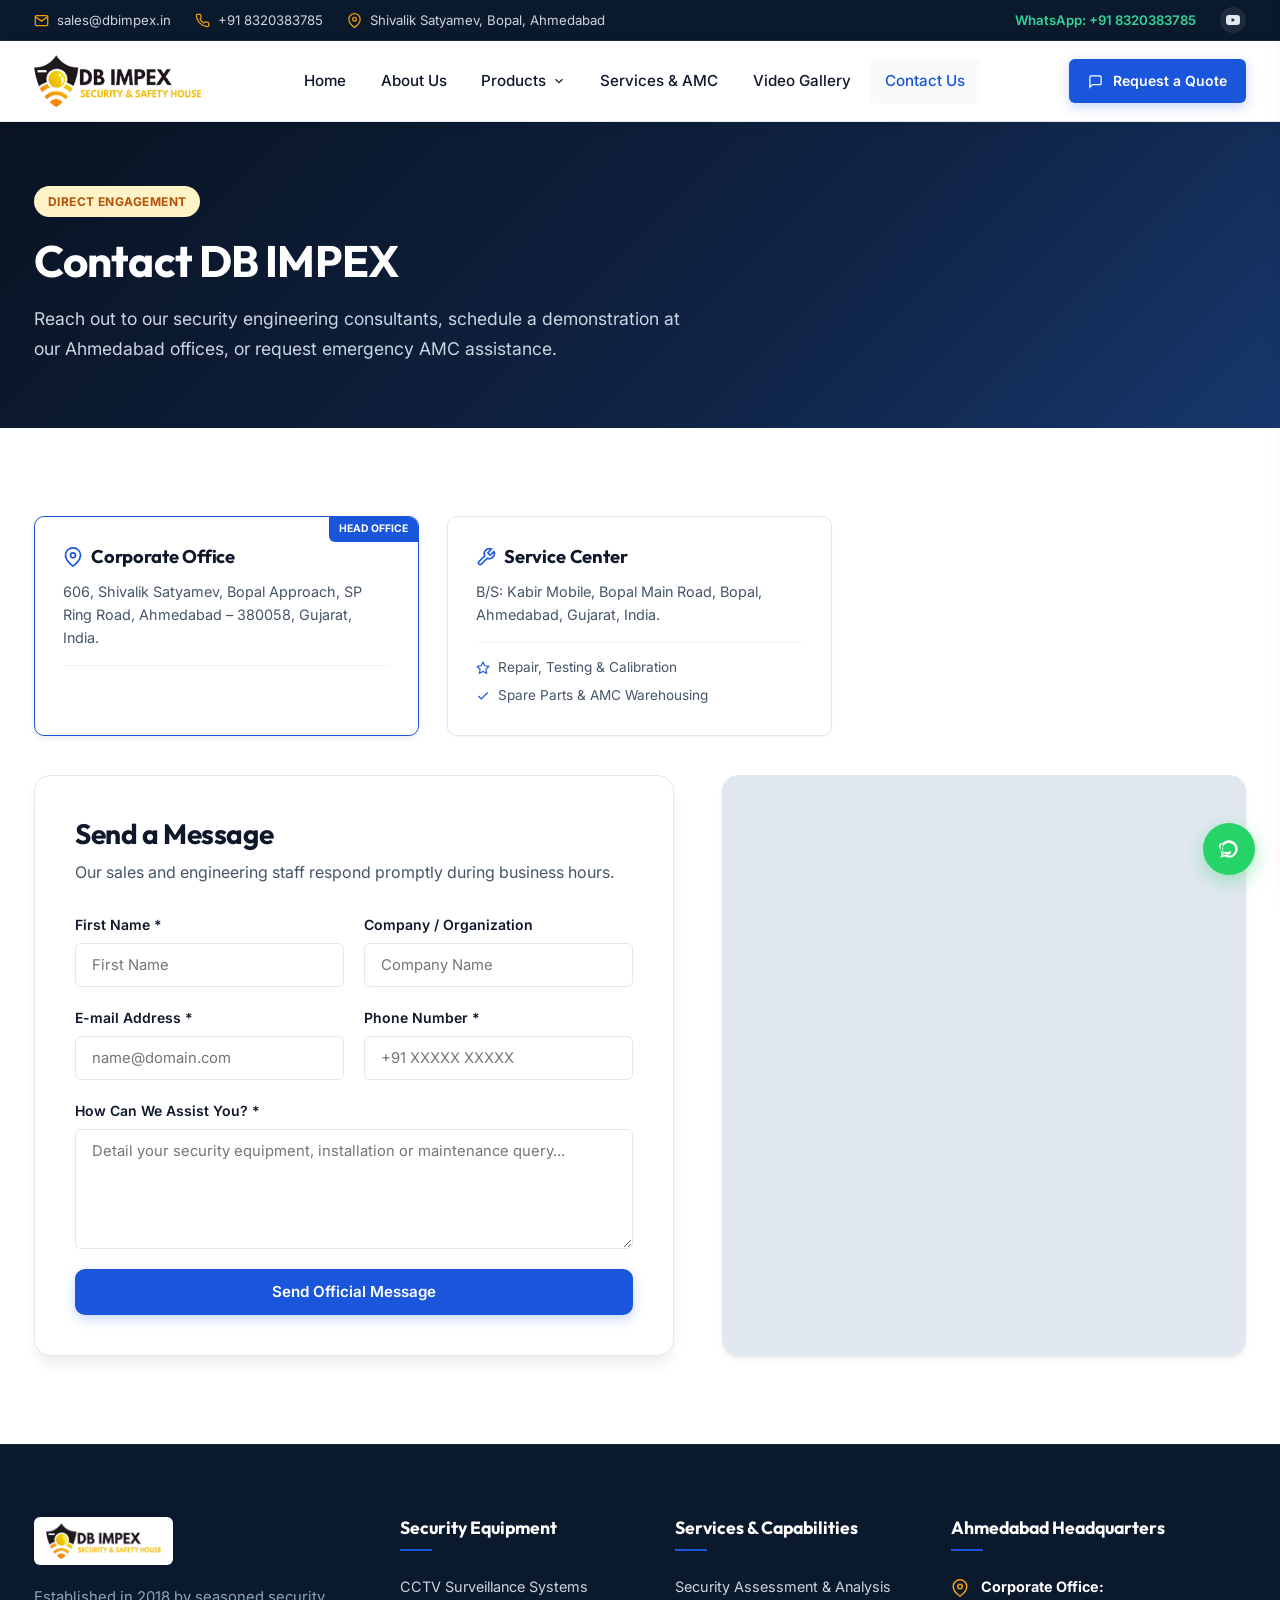
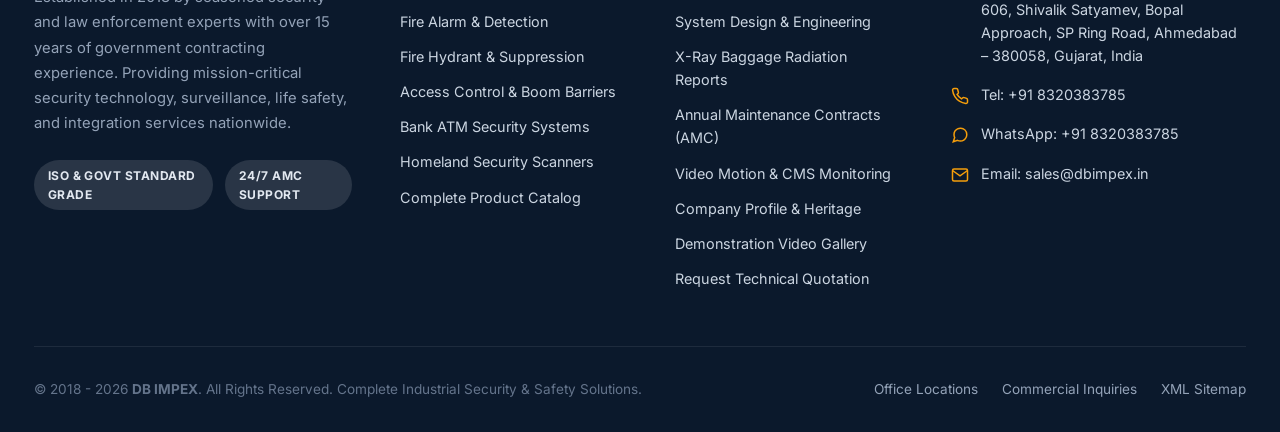
<file: contact-us.html>
<!DOCTYPE html>
<html lang="en">
<head>
  <meta charset="utf-8">
  <meta name="viewport" content="width=device-width, initial-scale=1.0">
  <meta http-equiv="X-UA-Compatible" content="IE=edge">
  <title>Contact Us & Offices | DB IMPEX Ahmedabad, Gujarat</title>
  <meta name="description" content="Official contact information for DB IMPEX: Corporate Office at Shivalik Satyamev, Registered Office at Baleshwar Krupa, and Service Center in Bopal, Ahmedabad.">
  <meta name="keywords" content="DB Impex, Security and Safety Solutions, CCTV Camera, Fire Detection, Fire Hydrant, Access Control, ATM Security, Homeland Security, Baggage Scanner, Ahmedabad">
  <link rel="canonical" href="https://dbimpex.in/">

  <!-- Open Graph -->
  <meta property="og:title" content="Contact Us & Offices | DB IMPEX Ahmedabad, Gujarat">
  <meta property="og:description" content="Official contact information for DB IMPEX: Corporate Office at Shivalik Satyamev, Registered Office at Baleshwar Krupa, and Service Center in Bopal, Ahmedabad.">
  <meta property="og:type" content="website">
  <meta property="og:url" content="https://dbimpex.in/">
  <meta property="og:image" content="https://dbimpex.in/assets/images/favicon-512x512.png">

  <!-- Official Favicons -->
  <link rel="shortcut icon" href="favicon.ico" type="image/x-icon">
  <link rel="icon" type="image/png" sizes="32x32" href="assets/images/favicon-32x32.png">
  <link rel="icon" type="image/png" sizes="16x16" href="assets/images/favicon-16x16.png">
  <link rel="icon" type="image/png" sizes="192x192" href="assets/images/favicon-192x192.png">
  <link rel="apple-touch-icon" sizes="180x180" href="assets/images/apple-touch-icon.png">

  <!-- Core Styles -->
  <link rel="stylesheet" href="assets/css/style.css">

  <!-- Schema.org Structured Data -->
  <script type="application/ld+json">
  {
    "@context": "https://schema.org",
    "@type": "SecurityService",
    "name": "DB IMPEX",
    "image": "https://dbimpex.in/assets/images/db-impex-logo.png",
    "url": "https://dbimpex.in/",
    "telephone": "+918320383785",
    "email": "sales@dbimpex.in",
    "address": {
      "@type": "PostalAddress",
      "streetAddress": "606, Shivalik Satyamev, Bopal Approach, SP Ring Road",
      "addressLocality": "Ahmedabad",
      "addressRegion": "Gujarat",
      "postalCode": "380058",
      "addressCountry": "IN"
    },
    "sameAs": [
      "https://www.youtube.com/channel/UCGA_NkZcM_EIrCE6m0U77zg"
    ]
  }
  </script>
</head>
<body>

    <!-- Top Bar -->
    <div class="top-bar">
      <div class="container top-bar-inner">
        <div class="top-bar-left">
          <div class="top-info-item">
            <svg width="15" height="15" viewBox="0 0 24 24" fill="none" stroke="currentColor" stroke-width="2"><path d="M4 4h16c1.1 0 2 .9 2 2v12c0 1.1-.9 2-2 2H4c-1.1 0-2-.9-2-2V6c0-1.1.9-2 2-2z"></path><polyline points="22,6 12,13 2,6"></polyline></svg>
            <a href="mailto:sales@dbimpex.in">sales@dbimpex.in</a>
          </div>
          <div class="top-info-item">
            <svg width="15" height="15" viewBox="0 0 24 24" fill="none" stroke="currentColor" stroke-width="2"><path d="M22 16.92v3a2 2 0 0 1-2.18 2 19.79 19.79 0 0 1-8.63-3.07 19.5 19.5 0 0 1-6-6 19.79 19.79 0 0 1-3.07-8.67A2 2 0 0 1 4.11 2h3a2 2 0 0 1 2 1.72 12.84 12.84 0 0 0 .7 2.81 2 2 0 0 1-.45 2.11L8.09 9.91a16 16 0 0 0 6 6l1.27-1.27a2 2 0 0 1 2.11-.45 12.84 12.84 0 0 0 2.81.7A2 2 0 0 1 22 16.92z"></path></svg>
            <a href="tel:+918320383785">+91 8320383785</a>
          </div>
          <div class="top-info-item">
            <svg width="15" height="15" viewBox="0 0 24 24" fill="none" stroke="currentColor" stroke-width="2"><path d="M21 10c0 7-9 13-9 13s-9-6-9-13a9 9 0 0 1 18 0z"></path><circle cx="12" cy="10" r="3"></circle></svg>
            <span>Shivalik Satyamev, Bopal, Ahmedabad</span>
          </div>
        </div>
        <div class="top-bar-right">
          <div class="top-info-item">
            <a href="https://wa.me/918320383785" target="_blank" rel="noopener" style="display:inline-flex;align-items:center;gap:0.35rem;color:#34D399;font-weight:600;">
              <span>WhatsApp: +91 8320383785</span>
            </a>
          </div>
          <div class="top-social-links">
            <a href="https://www.youtube.com/channel/UCGA_NkZcM_EIrCE6m0U77zg" target="_blank" rel="noopener" title="YouTube Channel" aria-label="YouTube">
              <svg width="14" height="14" viewBox="0 0 24 24" fill="currentColor"><path d="M23.498 6.186a3.016 3.016 0 0 0-2.122-2.136C19.505 3.545 12 3.545 12 3.545s-7.505 0-9.377.505A3.017 3.017 0 0 0 .502 6.186C0 8.07 0 12 0 12s0 3.93.502 5.814a3.016 3.016 0 0 0 2.122 2.136c1.871.505 9.376.505 9.376.505s7.505 0 9.377-.505a3.015 3.015 0 0 0 2.122-2.136C24 15.93 24 12 24 12s0-3.93-.502-5.814zM9.545 15.568V8.432L15.818 12l-6.273 3.568z"/></svg>
            </a>
          </div>
        </div>
      </div>
    </div>

    <!-- Main Navigation Header -->
    <header class="site-header">
      <div class="container header-container">
        <a href="index.html" class="site-logo" aria-label="DB IMPEX Homepage">
          <img src="assets/images/db-impex-logo.png" alt="DB IMPEX - Security & Safety House Logo">
        </a>

        <nav class="main-nav" aria-label="Primary Navigation">
          <div class="nav-item ">
            <a href="index.html" class="nav-link">Home</a>
          </div>
          <div class="nav-item ">
            <a href="about-us.html" class="nav-link">About Us</a>
          </div>

          <!-- Products Dropdown -->
          <div class="nav-item ">
            <a href="products.html" class="nav-link">
              Products
              <svg class="chevron" width="14" height="14" viewBox="0 0 24 24" fill="none" stroke="currentColor" stroke-width="2"><polyline points="6 9 12 15 18 9"></polyline></svg>
            </a>
            <div class="dropdown-menu">
              <a href="cctv-camera.html" class="dropdown-item">
                <div class="item-icon">
                  <svg width="16" height="16" viewBox="0 0 24 24" fill="none" stroke="currentColor" stroke-width="2"><path d="M23 19a2 2 0 0 1-2 2H3a2 2 0 0 1-2-2V8a2 2 0 0 1 2-2h4l2-3h6l2 3h4a2 2 0 0 1 2 2z"></path><circle cx="12" cy="13" r="4"></circle></svg>
                </div>
                <div class="item-info">
                  <span class="item-title">CCTV Camera</span>
                  <span class="item-count">12 Industrial Models</span>
                </div>
              </a>
              <a href="fire-detection.html" class="dropdown-item">
                <div class="item-icon">
                  <svg width="16" height="16" viewBox="0 0 24 24" fill="none" stroke="currentColor" stroke-width="2"><path d="M8.5 14.5A2.5 2.5 0 0 0 11 12c0-1.38-.5-2-1-3-1.072-2.143-.224-4.054 2-6 .5 2.5 2 4.9 4 6.5 2 1.6 3 3.5 3 5.5a7 7 0 1 1-14 0c0-1.153.433-2.294 1-3a2.5 2.5 0 0 0 2.5 2.5z"></path></svg>
                </div>
                <div class="item-info">
                  <span class="item-title">Fire Detection</span>
                  <span class="item-count">17 Alarm & Detector Systems</span>
                </div>
              </a>
              <a href="fire-hydrant.html" class="dropdown-item">
                <div class="item-icon">
                  <svg width="16" height="16" viewBox="0 0 24 24" fill="none" stroke="currentColor" stroke-width="2"><path d="M12 2v20M17 5H9.5a3.5 3.5 0 0 0 0 7h5a3.5 3.5 0 0 1 0 7H6"></path></svg>
                </div>
                <div class="item-info">
                  <span class="item-title">Fire Hydrant</span>
                  <span class="item-count">8 Valves, Hoses & Pipes</span>
                </div>
              </a>
              <a href="access-control.html" class="dropdown-item">
                <div class="item-icon">
                  <svg width="16" height="16" viewBox="0 0 24 24" fill="none" stroke="currentColor" stroke-width="2"><rect x="3" y="11" width="18" height="11" rx="2" ry="2"></rect><path d="M7 11V7a5 5 0 0 1 10 0v4"></path></svg>
                </div>
                <div class="item-info">
                  <span class="item-title">Access Control & Boom Barrier</span>
                  <span class="item-count">Perimeter & Gate Systems</span>
                </div>
              </a>
              <a href="atm-security.html" class="dropdown-item">
                <div class="item-icon">
                  <svg width="16" height="16" viewBox="0 0 24 24" fill="none" stroke="currentColor" stroke-width="2"><rect x="2" y="4" width="20" height="16" rx="2"></rect><line x1="12" y1="8" x2="12" y2="16"></line><line x1="8" y1="12" x2="16" y2="12"></line></svg>
                </div>
                <div class="item-info">
                  <span class="item-title">ATM Security</span>
                  <span class="item-count">4 Udar & Gas Deterrent Systems</span>
                </div>
              </a>
              <a href="homeland-security.html" class="dropdown-item">
                <div class="item-icon">
                  <svg width="16" height="16" viewBox="0 0 24 24" fill="none" stroke="currentColor" stroke-width="2"><polygon points="12 2 2 7 12 12 22 7 12 2"></polygon><polyline points="2 17 12 22 22 17"></polyline><polyline points="2 12 12 17 22 12"></polyline></svg>
                </div>
                <div class="item-info">
                  <span class="item-title">Homeland Security</span>
                  <span class="item-count">12 Scanners & Detection Devices</span>
                </div>
              </a>
              <div style="border-top:1px solid #E2E8F0; margin-top:0.5rem; padding-top:0.5rem;">
                <a href="products.html" style="font-size:0.85rem; font-weight:700; color:#1A56DB; display:block; padding:0.5rem 1rem;">
                  View Full Product Directory →
                </a>
              </div>
            </div>
          </div>

          <div class="nav-item ">
            <a href="services.html" class="nav-link">Services & AMC</a>
          </div>
          <div class="nav-item ">
            <a href="gallery.html" class="nav-link">Video Gallery</a>
          </div>
          <div class="nav-item active">
            <a href="contact-us.html" class="nav-link">Contact Us</a>
          </div>
        </nav>

        <div class="header-actions">
          <a href="enquiry-now.html" class="btn btn-primary btn-sm open-quote-modal" data-product="General Product Inquiry">
            <svg width="15" height="15" viewBox="0 0 24 24" fill="none" stroke="currentColor" stroke-width="2"><path d="M21 15a2 2 0 0 1-2 2H7l-4 4V5a2 2 0 0 1 2-2h14a2 2 0 0 1 2 2z"></path></svg>
            Request a Quote
          </a>
          <button class="mobile-menu-toggle" aria-label="Toggle mobile menu">
            <svg width="24" height="24" viewBox="0 0 24 24" fill="none" stroke="currentColor" stroke-width="2"><line x1="3" y1="12" x2="21" y2="12"></line><line x1="3" y1="6" x2="21" y2="6"></line><line x1="3" y1="18" x2="21" y2="18"></line></svg>
          </button>
        </div>
      </div>
    </header>

    <!-- Mobile Drawer -->
    <div class="mobile-drawer-overlay"></div>
    <div class="mobile-nav-drawer">
      <div class="drawer-header">
        <img src="assets/images/db-impex-logo.png" alt="DB IMPEX Logo">
        <button class="drawer-close" aria-label="Close menu">&times;</button>
      </div>
      <div class="mobile-nav-list">
        <a href="index.html" class="mobile-nav-link">Home</a>
        <a href="about-us.html" class="mobile-nav-link">About Us</a>
        <div>
          <a href="#" class="mobile-nav-link mobile-submenu-toggle">
            Products
            <svg width="14" height="14" viewBox="0 0 24 24" fill="none" stroke="currentColor" stroke-width="2"><polyline points="6 9 12 15 18 9"></polyline></svg>
          </a>
          <div class="mobile-submenu">
            <a href="products.html">All Products Catalog</a>
            <a href="cctv-camera.html">CCTV Camera (12)</a>
            <a href="fire-detection.html">Fire Detection (17)</a>
            <a href="fire-hydrant.html">Fire Hydrant (8)</a>
            <a href="access-control.html">Access Control & Boom Barriers</a>
            <a href="atm-security.html">ATM Security (4)</a>
            <a href="homeland-security.html">Homeland Security (12)</a>
          </div>
        </div>
        <a href="services.html" class="mobile-nav-link">Services & AMC</a>
        <a href="gallery.html" class="mobile-nav-link">Video Gallery</a>
        <a href="contact-us.html" class="mobile-nav-link">Contact Us</a>
        <a href="enquiry-now.html" class="mobile-nav-link" style="color:var(--brand-blue);font-weight:700;">Enquiry Now</a>
      </div>
      <div style="margin-top:auto; padding-top:1.5rem; border-top:1px solid #E2E8F0;">
        <p style="font-size:0.85rem; color:#64748B; margin-bottom:0.75rem;">Need immediate assistance?</p>
        <a href="tel:+918320383785" class="btn btn-secondary btn-sm" style="width:100%; margin-bottom:0.5rem;">Call: +91 8320383785</a>
        <a href="https://wa.me/918320383785" class="btn btn-accent btn-sm" style="width:100%;" target="_blank">Chat on WhatsApp</a>
      </div>
    </div>
    
    <!-- Header Banner -->
    <section style="background:linear-gradient(135deg, #091322 0%, #0F2344 60%, #17376D 100%); color:#FFFFFF; padding:4rem 0;">
      <div class="container">
        <span class="badge badge-amber" style="margin-bottom:1rem;">DIRECT ENGAGEMENT</span>
        <h1 style="color:#FFFFFF; font-size:2.75rem; margin-bottom:1rem;">Contact DB IMPEX</h1>
        <p style="color:#CBD5E1; font-size:1.1rem; max-width:650px;">
          Reach out to our security engineering consultants, schedule a demonstration at our Ahmedabad offices, or request emergency AMC assistance.
        </p>
      </div>
    </section>

    <!-- Contact & Offices Grid -->
    <section class="section">
      <div class="container">
        <div class="locations-grid">
          <!-- Corporate Office -->
          <div class="location-card featured">
            <h3 class="location-card-title">
              <svg width="20" height="20" viewBox="0 0 24 24" fill="none" stroke="currentColor" stroke-width="2"><path d="M21 10c0 7-9 13-9 13s-9-6-9-13a9 9 0 0 1 18 0z"></path><circle cx="12" cy="10" r="3"></circle></svg>
              Corporate Office
            </h3>
            <p class="location-address">
              606, Shivalik Satyamev, Bopal Approach, SP Ring Road, Ahmedabad – 380058, Gujarat, India.
            </p>
            <div class="location-contact-list">
            </div>
          </div>

          <!-- Service Center -->
          <div class="location-card">
            <h3 class="location-card-title">
              <svg width="20" height="20" viewBox="0 0 24 24" fill="none" stroke="currentColor" stroke-width="2"><path d="M14.7 6.3a1 1 0 0 0 0 1.4l1.6 1.6a1 1 0 0 0 1.4 0l3.77-3.77a6 6 0 0 1-7.94 7.94l-6.91 6.91a2.12 2.12 0 0 1-3-3l6.91-6.91a6 6 0 0 1 7.94-7.94l-3.76 3.76z"></path></svg>
              Service Center
            </h3>
            <p class="location-address">
              B/S: Kabir Mobile, Bopal Main Road, Bopal, Ahmedabad, Gujarat, India.
            </p>
            <div class="location-contact-list">
              <div class="location-contact-item">
                <svg width="14" height="14" viewBox="0 0 24 24" fill="none" stroke="currentColor" stroke-width="2"><polygon points="12 2 15.09 8.26 22 9.27 17 14.14 18.18 21.02 12 17.77 5.82 21.02 7 14.14 2 9.27 8.91 8.26 12 2"></polygon></svg>
                <span>Repair, Testing & Calibration</span>
              </div>
              <div class="location-contact-item">
                <svg width="14" height="14" viewBox="0 0 24 24" fill="none" stroke="currentColor" stroke-width="2"><polyline points="20 6 9 17 4 12"></polyline></svg>
                <span>Spare Parts & AMC Warehousing</span>
              </div>
            </div>
          </div>
        </div>

        <!-- Form and Map Columns -->
        <div style="display:grid; grid-template-columns:1.1fr 0.9fr; gap:3rem; margin-top:2rem;">
          <div class="form-card">
            <h2 style="font-size:1.75rem; margin-bottom:0.5rem;">Send a Message</h2>
            <p style="margin-bottom:1.75rem;">Our sales and engineering staff respond promptly during business hours.</p>

            <form action="send_form_email.php" method="POST" class="ajax-form">
              <input type="text" name="website_hp" style="display:none;" tabindex="-1" autocomplete="off">
              <div class="form-grid">
                <div class="form-group">
                  <label class="form-label" for="contactFirstName">First Name *</label>
                  <input type="text" id="contactFirstName" name="first_name" class="form-control" placeholder="First Name" required>
                </div>
                <div class="form-group">
                  <label class="form-label" for="contactLastName">Company / Organization</label>
                  <input type="text" id="contactLastName" name="last_name" class="form-control" placeholder="Company Name">
                </div>
                <div class="form-group">
                  <label class="form-label" for="contactEmail">E-mail Address *</label>
                  <input type="email" id="contactEmail" name="email" class="form-control" placeholder="name@domain.com" required>
                </div>
                <div class="form-group">
                  <label class="form-label" for="contactPhone">Phone Number *</label>
                  <input type="tel" id="contactPhone" name="telephone" class="form-control" placeholder="+91 XXXXX XXXXX" required>
                </div>
                <div class="form-group col-span-2">
                  <label class="form-label" for="contactComments">How Can We Assist You? *</label>
                  <textarea id="contactComments" name="comments" class="form-control" placeholder="Detail your security equipment, installation or maintenance query..." required></textarea>
                </div>
                <div class="form-group col-span-2">
                  <button type="submit" class="btn btn-primary" style="width:100%;">Send Official Message</button>
                </div>
              </div>
            </form>
          </div>

          <div class="map-container" style="height:100%; min-height:420px;">
            <iframe src="https://www.google.com/maps/embed?pb=!1m14!1m8!1m3!1d14687.721674788852!2d72.4761359!3d23.0263269!3m2!1i1024!2i768!4f13.1!3m3!1m2!1s0x0%3A0x85ef3d5f63f34db8!2sShivalik%20Satyamev!5e0!3m2!1sen!2sin!4v1613560381746!5m2!1sen!2sin" title="Corporate Office Map" allowfullscreen loading="lazy"></iframe>
          </div>
        </div>
      </div>
    </section>
    
    <!-- Footer -->
    <footer class="site-footer">
      <div class="container">
        <div class="footer-grid">
          <!-- Col 1: Brand Info -->
          <div class="footer-col footer-brand">
            <a href="index.html">
              <img src="assets/images/db-impex-logo.png" alt="DB IMPEX" style="height:48px; background:#FFFFFF; padding:6px 12px; border-radius:6px;">
            </a>
            <p>
              Established in 2018 by seasoned security and law enforcement experts with over 15 years of government contracting experience. Providing mission-critical security technology, surveillance, life safety, and integration services nationwide.
            </p>
            <div style="display:flex; gap:0.75rem;">
              <span class="badge badge-dark">ISO & Govt Standard Grade</span>
              <span class="badge badge-dark">24/7 AMC Support</span>
            </div>
          </div>

          <!-- Col 2: Product Categories -->
          <div class="footer-col">
            <h4>Security Equipment</h4>
            <div class="footer-links">
              <a href="cctv-camera.html">CCTV Surveillance Systems</a>
              <a href="fire-detection.html">Fire Alarm & Detection</a>
              <a href="fire-hydrant.html">Fire Hydrant & Suppression</a>
              <a href="access-control.html">Access Control & Boom Barriers</a>
              <a href="atm-security.html">Bank ATM Security Systems</a>
              <a href="homeland-security.html">Homeland Security Scanners</a>
              <a href="products.html">Complete Product Catalog</a>
            </div>
          </div>

          <!-- Col 3: Services & Navigation -->
          <div class="footer-col">
            <h4>Services & Capabilities</h4>
            <div class="footer-links">
              <a href="services.html">Security Assessment & Analysis</a>
              <a href="services.html">System Design & Engineering</a>
              <a href="services.html">X-Ray Baggage Radiation Reports</a>
              <a href="services.html">Annual Maintenance Contracts (AMC)</a>
              <a href="services.html">Video Motion & CMS Monitoring</a>
              <a href="about-us.html">Company Profile & Heritage</a>
              <a href="gallery.html">Demonstration Video Gallery</a>
              <a href="enquiry-now.html">Request Technical Quotation</a>
            </div>
          </div>

          <!-- Col 4: Verified Contact Details -->
          <div class="footer-col">
            <h4>Ahmedabad Headquarters</h4>
            <div class="footer-contact-item">
              <svg width="18" height="18" viewBox="0 0 24 24" fill="none" stroke="currentColor" stroke-width="2"><path d="M21 10c0 7-9 13-9 13s-9-6-9-13a9 9 0 0 1 18 0z"></path><circle cx="12" cy="10" r="3"></circle></svg>
              <div>
                <strong style="color:#FFFFFF; display:block;">Corporate Office:</strong>
                606, Shivalik Satyamev, Bopal Approach, SP Ring Road, Ahmedabad – 380058, Gujarat, India
              </div>
            </div>
            <div class="footer-contact-item">
              <svg width="18" height="18" viewBox="0 0 24 24" fill="none" stroke="currentColor" stroke-width="2"><path d="M22 16.92v3a2 2 0 0 1-2.18 2 19.79 19.79 0 0 1-8.63-3.07 19.5 19.5 0 0 1-6-6 19.79 19.79 0 0 1-3.07-8.67A2 2 0 0 1 4.11 2h3a2 2 0 0 1 2 1.72 12.84 12.84 0 0 0 .7 2.81 2 2 0 0 1-.45 2.11L8.09 9.91a16 16 0 0 0 6 6l1.27-1.27a2 2 0 0 1 2.11-.45 12.84 12.84 0 0 0 2.81.7A2 2 0 0 1 22 16.92z"></path></svg>
              <div>
                Tel: <a href="tel:+918320383785">+91 8320383785</a>
              </div>
            </div>
            <div class="footer-contact-item">
              <svg width="18" height="18" viewBox="0 0 24 24" fill="none" stroke="currentColor" stroke-width="2"><path d="M21 11.5a8.38 8.38 0 0 1-.9 3.8 8.5 8.5 0 0 1-7.6 4.7 8.38 8.38 0 0 1-3.8-.9L3 21l1.9-5.7a8.38 8.38 0 0 1-.9-3.8 8.5 8.5 0 0 1 4.7-7.6 8.38 8.38 0 0 1 3.8-.9h.5a8.48 8.48 0 0 1 8 8v.5z"></path></svg>
              <div>
                WhatsApp: <a href="https://wa.me/918320383785" target="_blank" rel="noopener">+91 8320383785</a>
              </div>
            </div>
            <div class="footer-contact-item">
              <svg width="18" height="18" viewBox="0 0 24 24" fill="none" stroke="currentColor" stroke-width="2"><path d="M4 4h16c1.1 0 2 .9 2 2v12c0 1.1-.9 2-2 2H4c-1.1 0-2-.9-2-2V6c0-1.1.9-2 2-2z"></path><polyline points="22,6 12,13 2,6"></polyline></svg>
              <div>
                Email: <a href="mailto:sales@dbimpex.in">sales@dbimpex.in</a>
              </div>
            </div>
          </div>
        </div>

        <div class="footer-bottom">
          <div>
            &copy; 2018 - 2026 <strong>DB IMPEX</strong>. All Rights Reserved. Complete Industrial Security & Safety Solutions.
          </div>
          <div style="display:flex; gap:1.5rem;">
            <a href="contact-us.html">Office Locations</a>
            <a href="enquiry-now.html">Commercial Inquiries</a>
            <a href="sitemap.xml">XML Sitemap</a>
          </div>
        </div>
      </div>
    </footer>

    <!-- Interactive Quote Modal -->
    <div class="modal-overlay" id="quoteModal" role="dialog" aria-modal="true" aria-labelledby="modalTitle">
      <div class="modal-card">
        <div class="modal-header">
          <h3 id="modalTitle">Request a Security Equipment Quotation</h3>
          <button class="modal-close" aria-label="Close dialog">&times;</button>
        </div>
        <div class="modal-body">
          <form action="send_form_email.php" method="POST" class="ajax-form">
            <!-- Anti-spam Honeypot -->
            <input type="text" name="website_hp" style="display:none;" tabindex="-1" autocomplete="off">
            <div class="form-grid">
              <div class="form-group col-span-2">
                <label class="form-label" for="quoteProduct">Equipment / Requirement</label>
                <input type="text" id="quoteProduct" name="product" class="form-control" readonly style="background:#F1F5F9; font-weight:600; color:#1A56DB;">
              </div>
              <div class="form-group">
                <label class="form-label" for="quoteName">Full Name *</label>
                <input type="text" id="quoteName" name="full_name" class="form-control" placeholder="Your Name" required>
              </div>
              <div class="form-group">
                <label class="form-label" for="quoteCompany">Organization / Company</label>
                <input type="text" id="quoteCompany" name="company" class="form-control" placeholder="Company Name">
              </div>
              <div class="form-group">
                <label class="form-label" for="quotePhone">Phone / Mobile *</label>
                <input type="tel" id="quotePhone" name="telephone" class="form-control" placeholder="+91 XXXXX XXXXX" required>
              </div>
              <div class="form-group">
                <label class="form-label" for="quoteEmail">Business Email *</label>
                <input type="email" id="quoteEmail" name="email" class="form-control" placeholder="name@company.com" required>
              </div>
              <div class="form-group col-span-2">
                <label class="form-label" for="quoteMessage">Specifications & Project Requirements</label>
                <textarea id="quoteMessage" name="comments" class="form-control" placeholder="Specify quantity, site location, timeline or installation requirements..."></textarea>
              </div>
              <div class="form-group col-span-2">
                <button type="submit" class="btn btn-primary" style="width:100%;">Submit Official Inquiry</button>
              </div>
            </div>
          </form>
        </div>
      </div>
    </div>

    <!-- Floating Action Buttons -->
    <div class="floating-actions">
      <a href="https://wa.me/918320383785" target="_blank" rel="noopener" class="float-btn float-whatsapp" title="WhatsApp DB IMPEX" aria-label="WhatsApp Us">
        <svg width="26" height="26" viewBox="0 0 24 24" fill="currentColor"><path d="M12.031 6.172c-3.181 0-5.767 2.586-5.768 5.766-.001 1.298.38 2.27 1.019 3.287l-.711 2.598 2.668-.699c.969.584 1.769.882 2.792.882 3.182 0 5.767-2.587 5.768-5.766 0-3.18-2.586-5.768-5.768-5.768zm0-2.172c4.378 0 7.938 3.559 7.938 7.94 0 4.38-3.56 7.939-7.938 7.939-1.332 0-2.593-.332-3.7-.927l-4.331 1.135 1.155-4.225c-.663-1.163-1.062-2.511-1.062-3.922 0-4.381 3.56-7.94 7.938-7.94zm-1.897 10.749c-.279.141-.659.212-1.028.188-.415-.027-.852-.204-1.289-.481-1.127-.714-1.875-1.785-2.227-2.314-.351-.53-.027-.816.113-1.037.126-.197.279-.434.419-.651.139-.217.186-.372.279-.62.093-.248.047-.465-.023-.651-.07-.186-.628-1.512-.86-2.07-.226-.543-.456-.469-.628-.477-.163-.008-.349-.01-.535-.01-.186 0-.488.07-.744.349-.256.279-.977.954-.977 2.326s1.001 2.698 1.14 2.884c.14.186 1.968 3.006 4.77 4.215.666.288 1.187.46 1.593.589.67.213 1.28.183 1.761.111.537-.08 1.65-.674 1.883-1.325.233-.651.233-1.209.163-1.325-.07-.116-.256-.186-.535-.326z"/></svg>
      </a>
    </div>

    <!-- Scripts -->
    <script src="assets/js/main.js"></script>
    </body></html>
</file>
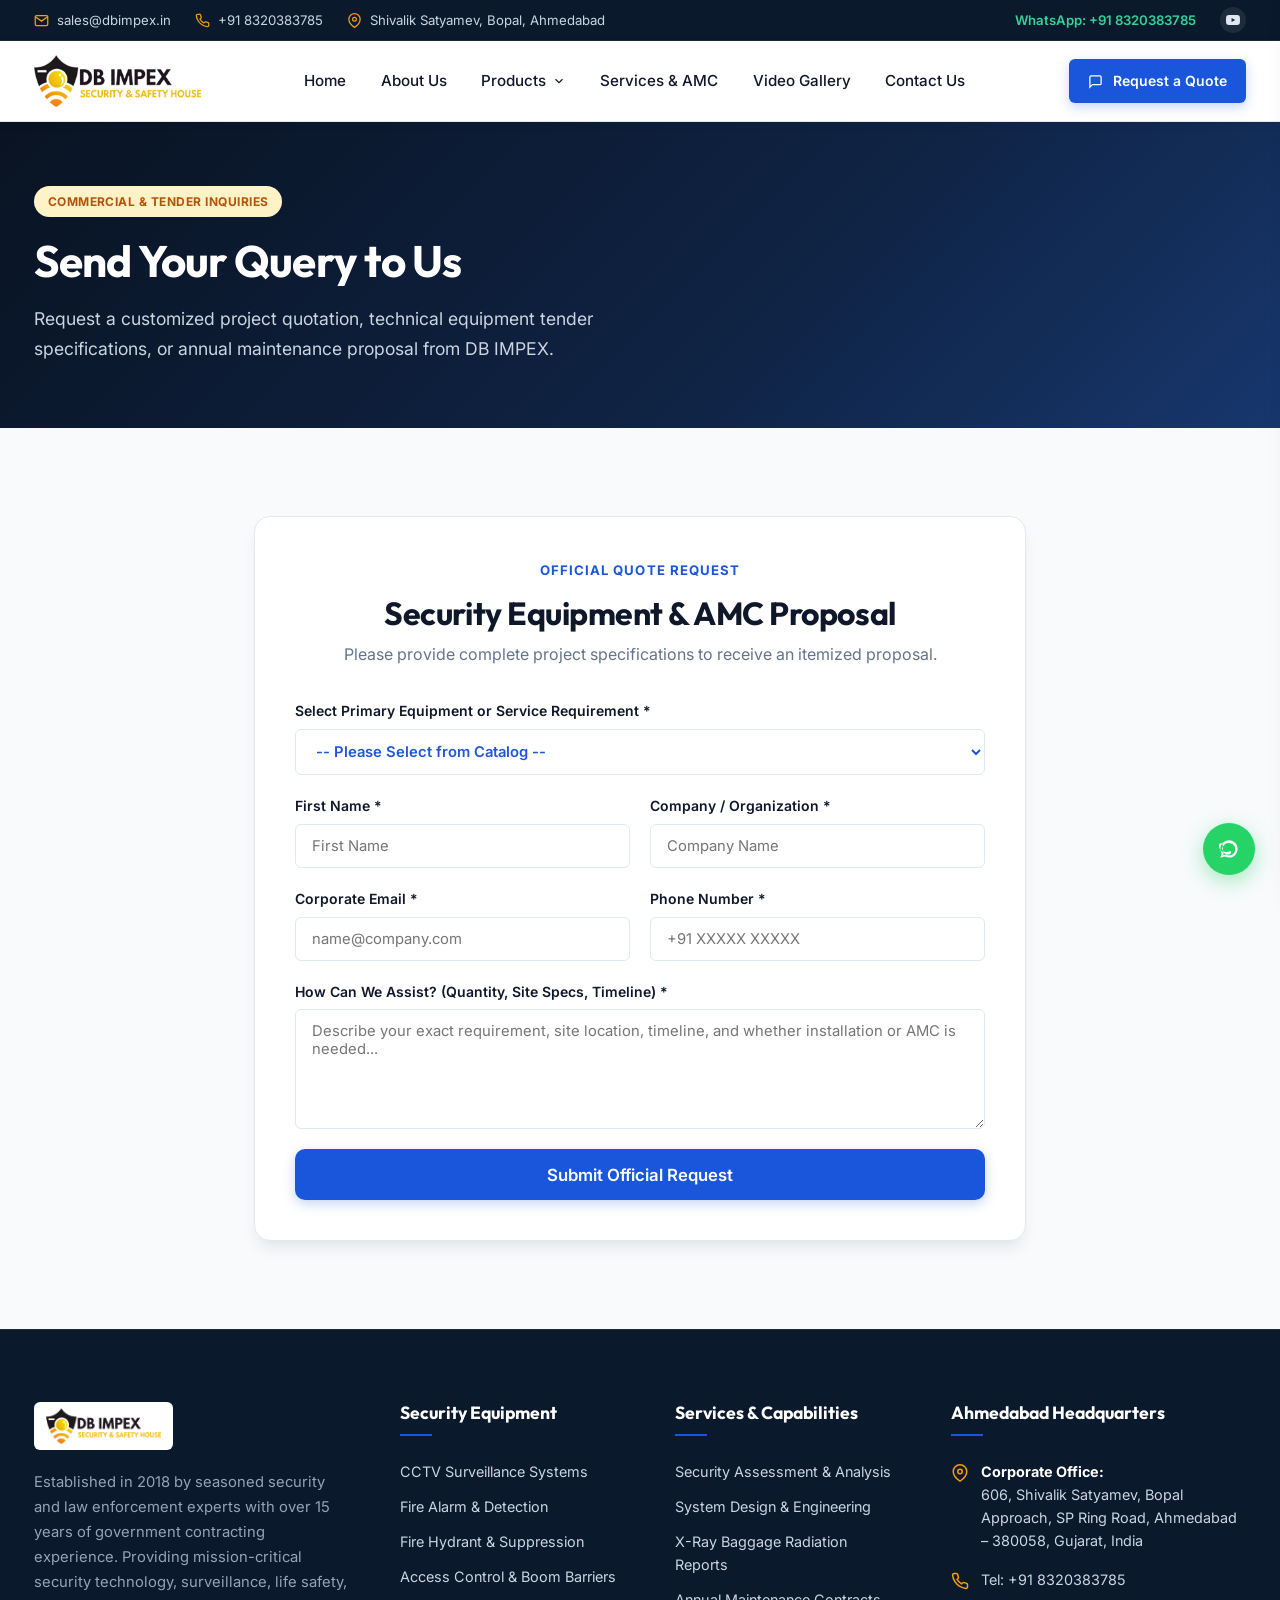
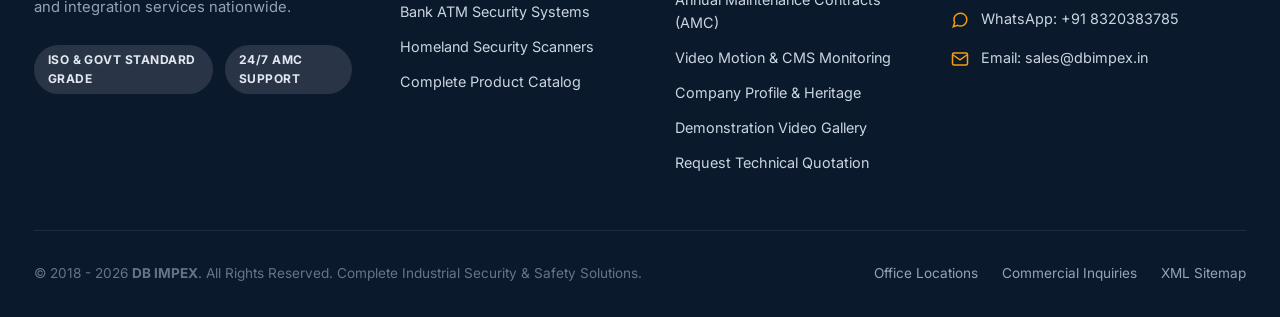
<file: enquiry-now.html>
<!DOCTYPE html>
<html lang="en">
<head>
  <meta charset="utf-8">
  <meta name="viewport" content="width=device-width, initial-scale=1.0">
  <meta http-equiv="X-UA-Compatible" content="IE=edge">
  <title>Enquiry Now | DB IMPEX Technical Quotation & RFP</title>
  <meta name="description" content="Submit an inquiry or RFP for CCTV cameras, fire systems, baggage scanners, ATM security, or AMC maintenance contracts with DB IMPEX.">
  <meta name="keywords" content="DB Impex, Security and Safety Solutions, CCTV Camera, Fire Detection, Fire Hydrant, Access Control, ATM Security, Homeland Security, Baggage Scanner, Ahmedabad">
  <link rel="canonical" href="https://dbimpex.in/">

  <!-- Open Graph -->
  <meta property="og:title" content="Enquiry Now | DB IMPEX Technical Quotation & RFP">
  <meta property="og:description" content="Submit an inquiry or RFP for CCTV cameras, fire systems, baggage scanners, ATM security, or AMC maintenance contracts with DB IMPEX.">
  <meta property="og:type" content="website">
  <meta property="og:url" content="https://dbimpex.in/">
  <meta property="og:image" content="https://dbimpex.in/assets/images/favicon-512x512.png">

  <!-- Official Favicons -->
  <link rel="shortcut icon" href="favicon.ico" type="image/x-icon">
  <link rel="icon" type="image/png" sizes="32x32" href="assets/images/favicon-32x32.png">
  <link rel="icon" type="image/png" sizes="16x16" href="assets/images/favicon-16x16.png">
  <link rel="icon" type="image/png" sizes="192x192" href="assets/images/favicon-192x192.png">
  <link rel="apple-touch-icon" sizes="180x180" href="assets/images/apple-touch-icon.png">

  <!-- Core Styles -->
  <link rel="stylesheet" href="assets/css/style.css">

  <!-- Schema.org Structured Data -->
  <script type="application/ld+json">
  {
    "@context": "https://schema.org",
    "@type": "SecurityService",
    "name": "DB IMPEX",
    "image": "https://dbimpex.in/assets/images/db-impex-logo.png",
    "url": "https://dbimpex.in/",
    "telephone": "+918320383785",
    "email": "sales@dbimpex.in",
    "address": {
      "@type": "PostalAddress",
      "streetAddress": "606, Shivalik Satyamev, Bopal Approach, SP Ring Road",
      "addressLocality": "Ahmedabad",
      "addressRegion": "Gujarat",
      "postalCode": "380058",
      "addressCountry": "IN"
    },
    "sameAs": [
      "https://www.youtube.com/channel/UCGA_NkZcM_EIrCE6m0U77zg"
    ]
  }
  </script>
</head>
<body>

    <!-- Top Bar -->
    <div class="top-bar">
      <div class="container top-bar-inner">
        <div class="top-bar-left">
          <div class="top-info-item">
            <svg width="15" height="15" viewBox="0 0 24 24" fill="none" stroke="currentColor" stroke-width="2"><path d="M4 4h16c1.1 0 2 .9 2 2v12c0 1.1-.9 2-2 2H4c-1.1 0-2-.9-2-2V6c0-1.1.9-2 2-2z"></path><polyline points="22,6 12,13 2,6"></polyline></svg>
            <a href="mailto:sales@dbimpex.in">sales@dbimpex.in</a>
          </div>
          <div class="top-info-item">
            <svg width="15" height="15" viewBox="0 0 24 24" fill="none" stroke="currentColor" stroke-width="2"><path d="M22 16.92v3a2 2 0 0 1-2.18 2 19.79 19.79 0 0 1-8.63-3.07 19.5 19.5 0 0 1-6-6 19.79 19.79 0 0 1-3.07-8.67A2 2 0 0 1 4.11 2h3a2 2 0 0 1 2 1.72 12.84 12.84 0 0 0 .7 2.81 2 2 0 0 1-.45 2.11L8.09 9.91a16 16 0 0 0 6 6l1.27-1.27a2 2 0 0 1 2.11-.45 12.84 12.84 0 0 0 2.81.7A2 2 0 0 1 22 16.92z"></path></svg>
            <a href="tel:+918320383785">+91 8320383785</a>
          </div>
          <div class="top-info-item">
            <svg width="15" height="15" viewBox="0 0 24 24" fill="none" stroke="currentColor" stroke-width="2"><path d="M21 10c0 7-9 13-9 13s-9-6-9-13a9 9 0 0 1 18 0z"></path><circle cx="12" cy="10" r="3"></circle></svg>
            <span>Shivalik Satyamev, Bopal, Ahmedabad</span>
          </div>
        </div>
        <div class="top-bar-right">
          <div class="top-info-item">
            <a href="https://wa.me/918320383785" target="_blank" rel="noopener" style="display:inline-flex;align-items:center;gap:0.35rem;color:#34D399;font-weight:600;">
              <span>WhatsApp: +91 8320383785</span>
            </a>
          </div>
          <div class="top-social-links">
            <a href="https://www.youtube.com/channel/UCGA_NkZcM_EIrCE6m0U77zg" target="_blank" rel="noopener" title="YouTube Channel" aria-label="YouTube">
              <svg width="14" height="14" viewBox="0 0 24 24" fill="currentColor"><path d="M23.498 6.186a3.016 3.016 0 0 0-2.122-2.136C19.505 3.545 12 3.545 12 3.545s-7.505 0-9.377.505A3.017 3.017 0 0 0 .502 6.186C0 8.07 0 12 0 12s0 3.93.502 5.814a3.016 3.016 0 0 0 2.122 2.136c1.871.505 9.376.505 9.376.505s7.505 0 9.377-.505a3.015 3.015 0 0 0 2.122-2.136C24 15.93 24 12 24 12s0-3.93-.502-5.814zM9.545 15.568V8.432L15.818 12l-6.273 3.568z"/></svg>
            </a>
          </div>
        </div>
      </div>
    </div>

    <!-- Main Navigation Header -->
    <header class="site-header">
      <div class="container header-container">
        <a href="index.html" class="site-logo" aria-label="DB IMPEX Homepage">
          <img src="assets/images/db-impex-logo.png" alt="DB IMPEX - Security & Safety House Logo">
        </a>

        <nav class="main-nav" aria-label="Primary Navigation">
          <div class="nav-item ">
            <a href="index.html" class="nav-link">Home</a>
          </div>
          <div class="nav-item ">
            <a href="about-us.html" class="nav-link">About Us</a>
          </div>

          <!-- Products Dropdown -->
          <div class="nav-item ">
            <a href="products.html" class="nav-link">
              Products
              <svg class="chevron" width="14" height="14" viewBox="0 0 24 24" fill="none" stroke="currentColor" stroke-width="2"><polyline points="6 9 12 15 18 9"></polyline></svg>
            </a>
            <div class="dropdown-menu">
              <a href="cctv-camera.html" class="dropdown-item">
                <div class="item-icon">
                  <svg width="16" height="16" viewBox="0 0 24 24" fill="none" stroke="currentColor" stroke-width="2"><path d="M23 19a2 2 0 0 1-2 2H3a2 2 0 0 1-2-2V8a2 2 0 0 1 2-2h4l2-3h6l2 3h4a2 2 0 0 1 2 2z"></path><circle cx="12" cy="13" r="4"></circle></svg>
                </div>
                <div class="item-info">
                  <span class="item-title">CCTV Camera</span>
                  <span class="item-count">12 Industrial Models</span>
                </div>
              </a>
              <a href="fire-detection.html" class="dropdown-item">
                <div class="item-icon">
                  <svg width="16" height="16" viewBox="0 0 24 24" fill="none" stroke="currentColor" stroke-width="2"><path d="M8.5 14.5A2.5 2.5 0 0 0 11 12c0-1.38-.5-2-1-3-1.072-2.143-.224-4.054 2-6 .5 2.5 2 4.9 4 6.5 2 1.6 3 3.5 3 5.5a7 7 0 1 1-14 0c0-1.153.433-2.294 1-3a2.5 2.5 0 0 0 2.5 2.5z"></path></svg>
                </div>
                <div class="item-info">
                  <span class="item-title">Fire Detection</span>
                  <span class="item-count">17 Alarm & Detector Systems</span>
                </div>
              </a>
              <a href="fire-hydrant.html" class="dropdown-item">
                <div class="item-icon">
                  <svg width="16" height="16" viewBox="0 0 24 24" fill="none" stroke="currentColor" stroke-width="2"><path d="M12 2v20M17 5H9.5a3.5 3.5 0 0 0 0 7h5a3.5 3.5 0 0 1 0 7H6"></path></svg>
                </div>
                <div class="item-info">
                  <span class="item-title">Fire Hydrant</span>
                  <span class="item-count">8 Valves, Hoses & Pipes</span>
                </div>
              </a>
              <a href="access-control.html" class="dropdown-item">
                <div class="item-icon">
                  <svg width="16" height="16" viewBox="0 0 24 24" fill="none" stroke="currentColor" stroke-width="2"><rect x="3" y="11" width="18" height="11" rx="2" ry="2"></rect><path d="M7 11V7a5 5 0 0 1 10 0v4"></path></svg>
                </div>
                <div class="item-info">
                  <span class="item-title">Access Control & Boom Barrier</span>
                  <span class="item-count">Perimeter & Gate Systems</span>
                </div>
              </a>
              <a href="atm-security.html" class="dropdown-item">
                <div class="item-icon">
                  <svg width="16" height="16" viewBox="0 0 24 24" fill="none" stroke="currentColor" stroke-width="2"><rect x="2" y="4" width="20" height="16" rx="2"></rect><line x1="12" y1="8" x2="12" y2="16"></line><line x1="8" y1="12" x2="16" y2="12"></line></svg>
                </div>
                <div class="item-info">
                  <span class="item-title">ATM Security</span>
                  <span class="item-count">4 Udar & Gas Deterrent Systems</span>
                </div>
              </a>
              <a href="homeland-security.html" class="dropdown-item">
                <div class="item-icon">
                  <svg width="16" height="16" viewBox="0 0 24 24" fill="none" stroke="currentColor" stroke-width="2"><polygon points="12 2 2 7 12 12 22 7 12 2"></polygon><polyline points="2 17 12 22 22 17"></polyline><polyline points="2 12 12 17 22 12"></polyline></svg>
                </div>
                <div class="item-info">
                  <span class="item-title">Homeland Security</span>
                  <span class="item-count">12 Scanners & Detection Devices</span>
                </div>
              </a>
              <div style="border-top:1px solid #E2E8F0; margin-top:0.5rem; padding-top:0.5rem;">
                <a href="products.html" style="font-size:0.85rem; font-weight:700; color:#1A56DB; display:block; padding:0.5rem 1rem;">
                  View Full Product Directory →
                </a>
              </div>
            </div>
          </div>

          <div class="nav-item ">
            <a href="services.html" class="nav-link">Services & AMC</a>
          </div>
          <div class="nav-item ">
            <a href="gallery.html" class="nav-link">Video Gallery</a>
          </div>
          <div class="nav-item ">
            <a href="contact-us.html" class="nav-link">Contact Us</a>
          </div>
        </nav>

        <div class="header-actions">
          <a href="enquiry-now.html" class="btn btn-primary btn-sm open-quote-modal" data-product="General Product Inquiry">
            <svg width="15" height="15" viewBox="0 0 24 24" fill="none" stroke="currentColor" stroke-width="2"><path d="M21 15a2 2 0 0 1-2 2H7l-4 4V5a2 2 0 0 1 2-2h14a2 2 0 0 1 2 2z"></path></svg>
            Request a Quote
          </a>
          <button class="mobile-menu-toggle" aria-label="Toggle mobile menu">
            <svg width="24" height="24" viewBox="0 0 24 24" fill="none" stroke="currentColor" stroke-width="2"><line x1="3" y1="12" x2="21" y2="12"></line><line x1="3" y1="6" x2="21" y2="6"></line><line x1="3" y1="18" x2="21" y2="18"></line></svg>
          </button>
        </div>
      </div>
    </header>

    <!-- Mobile Drawer -->
    <div class="mobile-drawer-overlay"></div>
    <div class="mobile-nav-drawer">
      <div class="drawer-header">
        <img src="assets/images/db-impex-logo.png" alt="DB IMPEX Logo">
        <button class="drawer-close" aria-label="Close menu">&times;</button>
      </div>
      <div class="mobile-nav-list">
        <a href="index.html" class="mobile-nav-link">Home</a>
        <a href="about-us.html" class="mobile-nav-link">About Us</a>
        <div>
          <a href="#" class="mobile-nav-link mobile-submenu-toggle">
            Products
            <svg width="14" height="14" viewBox="0 0 24 24" fill="none" stroke="currentColor" stroke-width="2"><polyline points="6 9 12 15 18 9"></polyline></svg>
          </a>
          <div class="mobile-submenu">
            <a href="products.html">All Products Catalog</a>
            <a href="cctv-camera.html">CCTV Camera (12)</a>
            <a href="fire-detection.html">Fire Detection (17)</a>
            <a href="fire-hydrant.html">Fire Hydrant (8)</a>
            <a href="access-control.html">Access Control & Boom Barriers</a>
            <a href="atm-security.html">ATM Security (4)</a>
            <a href="homeland-security.html">Homeland Security (12)</a>
          </div>
        </div>
        <a href="services.html" class="mobile-nav-link">Services & AMC</a>
        <a href="gallery.html" class="mobile-nav-link">Video Gallery</a>
        <a href="contact-us.html" class="mobile-nav-link">Contact Us</a>
        <a href="enquiry-now.html" class="mobile-nav-link" style="color:var(--brand-blue);font-weight:700;">Enquiry Now</a>
      </div>
      <div style="margin-top:auto; padding-top:1.5rem; border-top:1px solid #E2E8F0;">
        <p style="font-size:0.85rem; color:#64748B; margin-bottom:0.75rem;">Need immediate assistance?</p>
        <a href="tel:+918320383785" class="btn btn-secondary btn-sm" style="width:100%; margin-bottom:0.5rem;">Call: +91 8320383785</a>
        <a href="https://wa.me/918320383785" class="btn btn-accent btn-sm" style="width:100%;" target="_blank">Chat on WhatsApp</a>
      </div>
    </div>
    
    <!-- Header Banner -->
    <section style="background:linear-gradient(135deg, #091322 0%, #0F2344 60%, #17376D 100%); color:#FFFFFF; padding:4rem 0;">
      <div class="container">
        <span class="badge badge-amber" style="margin-bottom:1rem;">COMMERCIAL & TENDER INQUIRIES</span>
        <h1 style="color:#FFFFFF; font-size:2.75rem; margin-bottom:1rem;">Send Your Query to Us</h1>
        <p style="color:#CBD5E1; font-size:1.1rem; max-width:650px;">
          Request a customized project quotation, technical equipment tender specifications, or annual maintenance proposal from DB IMPEX.
        </p>
      </div>
    </section>

    <!-- Detailed Form Section -->
    <section class="section section-bg-light">
      <div class="container" style="max-width:820px;">
        <div class="form-card">
          <div style="text-align:center; margin-bottom:2rem;">
            <span class="section-tag">OFFICIAL QUOTE REQUEST</span>
            <h2 style="font-size:2rem; margin-bottom:0.5rem;">Security Equipment & AMC Proposal</h2>
            <p style="color:#64748B;">Please provide complete project specifications to receive an itemized proposal.</p>
          </div>

          <form action="send_form_email.php" method="POST" class="ajax-form">
            <input type="text" name="website_hp" style="display:none;" tabindex="-1" autocomplete="off">
            <div class="form-grid">
              <div class="form-group col-span-2">
                <label class="form-label" for="enqProduct">Select Primary Equipment or Service Requirement *</label>
                <select id="enqProduct" name="product" class="form-control" required style="font-weight:600; color:#2156DA;">
                  <option value="">-- Please Select from Catalog --</option>
                  <optgroup label="CCTV Surveillance">
                    <option value="Fixed IP Cameras">Fixed IP Cameras</option>
                    <option value="Pan, Tilt & Zoom Cameras">Pan, Tilt & Zoom Cameras</option>
                    <option value="Panoramic IP Cameras">Panoramic IP Cameras</option>
                    <option value="Thermal Camera Solutions">Thermal Camera Solutions</option>
                    <option value="Explosion/Flame Proof Camera">Explosion/Flame Proof Camera</option>
                    <option value="Remote Health Monitoring System">Remote Health Monitoring System (CMS)</option>
                  </optgroup>
                  <optgroup label="Fire Detection & Life Safety">
                    <option value="Timer for Industrial Siren">Timer for Industrial Siren</option>
                    <option value="Analogue Addressable Fire Equipment">Analogue Addressable Fire Equipment</option>
                    <option value="Conventional Fire Alarm Equipment">Conventional Fire Alarm Equipment</option>
                    <option value="Emergency Voice Communication System">Emergency Voice Communication System</option>
                    <option value="Flame & Beam Detectors">Flame & Beam Detectors</option>
                  </optgroup>
                  <optgroup label="Firefighting & Hydrant">
                    <option value="Branch Pipe & Couplings">Branch Pipe & Couplings</option>
                    <option value="Fire Hose & Hose Reel">Fire Hose & Hose Reel</option>
                    <option value="Landing Valves (Single/Double)">Landing Valves (Single/Double)</option>
                    <option value="Fire Extinguishers">Fire Extinguishers</option>
                  </optgroup>
                  <optgroup label="Homeland Security & Screening">
                    <option value="X Ray Baggage Scanner">X Ray Baggage Scanner</option>
                    <option value="NLJD Non-Linear Junction Detector">NLJD Non-Linear Junction Detector</option>
                    <option value="Explosive Detector">Explosive Detector</option>
                    <option value="Bomb Blanket & Enclosure">Bomb Blanket & Enclosure</option>
                    <option value="Door Frame Metal Detector (DFMD)">Door Frame Metal Detector (DFMD)</option>
                    <option value="Under Vehicle Scanner (UVSS)">Under Vehicle Scanner (UVSS)</option>
                  </optgroup>
                  <optgroup label="Access Control & Perimeters">
                    <option value="Access Control Systems">Biometric Access Control</option>
                    <option value="Automated Boom Barriers">Automated Boom Barriers</option>
                    <option value="Electric Perimeter Fencing">Electric Perimeter Fencing</option>
                  </optgroup>
                  <optgroup label="ATM Banking Safeguards">
                    <option value="Udar-T-2 / Udar-STG">Udar-T-2 / Udar-STG ATM Sensors</option>
                    <option value="SH-VTG / SH-VT">SH-VTG / SH-VT ATM Gas Deterrent</option>
                  </optgroup>
                  <optgroup label="Services & Compliance">
                    <option value="Annual Maintenance Contract (AMC)">Annual Maintenance Contract (AMC)</option>
                    <option value="X-Ray Baggage Radiation Leakage Reports">X-Ray Baggage Radiation Leakage Reports</option>
                    <option value="Security System Design & Consulting">Security System Design & Consulting</option>
                  </optgroup>
                </select>
              </div>

              <div class="form-group">
                <label class="form-label" for="enqFirstName">First Name *</label>
                <input type="text" id="enqFirstName" name="first_name" class="form-control" placeholder="First Name" required>
              </div>
              <div class="form-group">
                <label class="form-label" for="enqLastName">Company / Organization *</label>
                <input type="text" id="enqLastName" name="last_name" class="form-control" placeholder="Company Name" required>
              </div>
              <div class="form-group">
                <label class="form-label" for="enqEmail">Corporate Email *</label>
                <input type="email" id="enqEmail" name="email" class="form-control" placeholder="name@company.com" required>
              </div>
              <div class="form-group">
                <label class="form-label" for="enqPhone">Phone Number *</label>
                <input type="tel" id="enqPhone" name="telephone" class="form-control" placeholder="+91 XXXXX XXXXX" required>
              </div>
              <div class="form-group col-span-2">
                <label class="form-label" for="enqComments">How Can We Assist? (Quantity, Site Specs, Timeline) *</label>
                <textarea id="enqComments" name="comments" class="form-control" placeholder="Describe your exact requirement, site location, timeline, and whether installation or AMC is needed..." required></textarea>
              </div>
              <div class="form-group col-span-2">
                <button type="submit" class="btn btn-primary" style="width:100%; font-size:1.05rem; padding:0.9rem;">Submit Official Request</button>
              </div>
            </div>
          </form>
        </div>
      </div>
    </section>
    
    <!-- Footer -->
    <footer class="site-footer">
      <div class="container">
        <div class="footer-grid">
          <!-- Col 1: Brand Info -->
          <div class="footer-col footer-brand">
            <a href="index.html">
              <img src="assets/images/db-impex-logo.png" alt="DB IMPEX" style="height:48px; background:#FFFFFF; padding:6px 12px; border-radius:6px;">
            </a>
            <p>
              Established in 2018 by seasoned security and law enforcement experts with over 15 years of government contracting experience. Providing mission-critical security technology, surveillance, life safety, and integration services nationwide.
            </p>
            <div style="display:flex; gap:0.75rem;">
              <span class="badge badge-dark">ISO & Govt Standard Grade</span>
              <span class="badge badge-dark">24/7 AMC Support</span>
            </div>
          </div>

          <!-- Col 2: Product Categories -->
          <div class="footer-col">
            <h4>Security Equipment</h4>
            <div class="footer-links">
              <a href="cctv-camera.html">CCTV Surveillance Systems</a>
              <a href="fire-detection.html">Fire Alarm & Detection</a>
              <a href="fire-hydrant.html">Fire Hydrant & Suppression</a>
              <a href="access-control.html">Access Control & Boom Barriers</a>
              <a href="atm-security.html">Bank ATM Security Systems</a>
              <a href="homeland-security.html">Homeland Security Scanners</a>
              <a href="products.html">Complete Product Catalog</a>
            </div>
          </div>

          <!-- Col 3: Services & Navigation -->
          <div class="footer-col">
            <h4>Services & Capabilities</h4>
            <div class="footer-links">
              <a href="services.html">Security Assessment & Analysis</a>
              <a href="services.html">System Design & Engineering</a>
              <a href="services.html">X-Ray Baggage Radiation Reports</a>
              <a href="services.html">Annual Maintenance Contracts (AMC)</a>
              <a href="services.html">Video Motion & CMS Monitoring</a>
              <a href="about-us.html">Company Profile & Heritage</a>
              <a href="gallery.html">Demonstration Video Gallery</a>
              <a href="enquiry-now.html">Request Technical Quotation</a>
            </div>
          </div>

          <!-- Col 4: Verified Contact Details -->
          <div class="footer-col">
            <h4>Ahmedabad Headquarters</h4>
            <div class="footer-contact-item">
              <svg width="18" height="18" viewBox="0 0 24 24" fill="none" stroke="currentColor" stroke-width="2"><path d="M21 10c0 7-9 13-9 13s-9-6-9-13a9 9 0 0 1 18 0z"></path><circle cx="12" cy="10" r="3"></circle></svg>
              <div>
                <strong style="color:#FFFFFF; display:block;">Corporate Office:</strong>
                606, Shivalik Satyamev, Bopal Approach, SP Ring Road, Ahmedabad – 380058, Gujarat, India
              </div>
            </div>
            <div class="footer-contact-item">
              <svg width="18" height="18" viewBox="0 0 24 24" fill="none" stroke="currentColor" stroke-width="2"><path d="M22 16.92v3a2 2 0 0 1-2.18 2 19.79 19.79 0 0 1-8.63-3.07 19.5 19.5 0 0 1-6-6 19.79 19.79 0 0 1-3.07-8.67A2 2 0 0 1 4.11 2h3a2 2 0 0 1 2 1.72 12.84 12.84 0 0 0 .7 2.81 2 2 0 0 1-.45 2.11L8.09 9.91a16 16 0 0 0 6 6l1.27-1.27a2 2 0 0 1 2.11-.45 12.84 12.84 0 0 0 2.81.7A2 2 0 0 1 22 16.92z"></path></svg>
              <div>
                Tel: <a href="tel:+918320383785">+91 8320383785</a>
              </div>
            </div>
            <div class="footer-contact-item">
              <svg width="18" height="18" viewBox="0 0 24 24" fill="none" stroke="currentColor" stroke-width="2"><path d="M21 11.5a8.38 8.38 0 0 1-.9 3.8 8.5 8.5 0 0 1-7.6 4.7 8.38 8.38 0 0 1-3.8-.9L3 21l1.9-5.7a8.38 8.38 0 0 1-.9-3.8 8.5 8.5 0 0 1 4.7-7.6 8.38 8.38 0 0 1 3.8-.9h.5a8.48 8.48 0 0 1 8 8v.5z"></path></svg>
              <div>
                WhatsApp: <a href="https://wa.me/918320383785" target="_blank" rel="noopener">+91 8320383785</a>
              </div>
            </div>
            <div class="footer-contact-item">
              <svg width="18" height="18" viewBox="0 0 24 24" fill="none" stroke="currentColor" stroke-width="2"><path d="M4 4h16c1.1 0 2 .9 2 2v12c0 1.1-.9 2-2 2H4c-1.1 0-2-.9-2-2V6c0-1.1.9-2 2-2z"></path><polyline points="22,6 12,13 2,6"></polyline></svg>
              <div>
                Email: <a href="mailto:sales@dbimpex.in">sales@dbimpex.in</a>
              </div>
            </div>
          </div>
        </div>

        <div class="footer-bottom">
          <div>
            &copy; 2018 - 2026 <strong>DB IMPEX</strong>. All Rights Reserved. Complete Industrial Security & Safety Solutions.
          </div>
          <div style="display:flex; gap:1.5rem;">
            <a href="contact-us.html">Office Locations</a>
            <a href="enquiry-now.html">Commercial Inquiries</a>
            <a href="sitemap.xml">XML Sitemap</a>
          </div>
        </div>
      </div>
    </footer>

    <!-- Interactive Quote Modal -->
    <div class="modal-overlay" id="quoteModal" role="dialog" aria-modal="true" aria-labelledby="modalTitle">
      <div class="modal-card">
        <div class="modal-header">
          <h3 id="modalTitle">Request a Security Equipment Quotation</h3>
          <button class="modal-close" aria-label="Close dialog">&times;</button>
        </div>
        <div class="modal-body">
          <form action="send_form_email.php" method="POST" class="ajax-form">
            <!-- Anti-spam Honeypot -->
            <input type="text" name="website_hp" style="display:none;" tabindex="-1" autocomplete="off">
            <div class="form-grid">
              <div class="form-group col-span-2">
                <label class="form-label" for="quoteProduct">Equipment / Requirement</label>
                <input type="text" id="quoteProduct" name="product" class="form-control" readonly style="background:#F1F5F9; font-weight:600; color:#1A56DB;">
              </div>
              <div class="form-group">
                <label class="form-label" for="quoteName">Full Name *</label>
                <input type="text" id="quoteName" name="full_name" class="form-control" placeholder="Your Name" required>
              </div>
              <div class="form-group">
                <label class="form-label" for="quoteCompany">Organization / Company</label>
                <input type="text" id="quoteCompany" name="company" class="form-control" placeholder="Company Name">
              </div>
              <div class="form-group">
                <label class="form-label" for="quotePhone">Phone / Mobile *</label>
                <input type="tel" id="quotePhone" name="telephone" class="form-control" placeholder="+91 XXXXX XXXXX" required>
              </div>
              <div class="form-group">
                <label class="form-label" for="quoteEmail">Business Email *</label>
                <input type="email" id="quoteEmail" name="email" class="form-control" placeholder="name@company.com" required>
              </div>
              <div class="form-group col-span-2">
                <label class="form-label" for="quoteMessage">Specifications & Project Requirements</label>
                <textarea id="quoteMessage" name="comments" class="form-control" placeholder="Specify quantity, site location, timeline or installation requirements..."></textarea>
              </div>
              <div class="form-group col-span-2">
                <button type="submit" class="btn btn-primary" style="width:100%;">Submit Official Inquiry</button>
              </div>
            </div>
          </form>
        </div>
      </div>
    </div>

    <!-- Floating Action Buttons -->
    <div class="floating-actions">
      <a href="https://wa.me/918320383785" target="_blank" rel="noopener" class="float-btn float-whatsapp" title="WhatsApp DB IMPEX" aria-label="WhatsApp Us">
        <svg width="26" height="26" viewBox="0 0 24 24" fill="currentColor"><path d="M12.031 6.172c-3.181 0-5.767 2.586-5.768 5.766-.001 1.298.38 2.27 1.019 3.287l-.711 2.598 2.668-.699c.969.584 1.769.882 2.792.882 3.182 0 5.767-2.587 5.768-5.766 0-3.18-2.586-5.768-5.768-5.768zm0-2.172c4.378 0 7.938 3.559 7.938 7.94 0 4.38-3.56 7.939-7.938 7.939-1.332 0-2.593-.332-3.7-.927l-4.331 1.135 1.155-4.225c-.663-1.163-1.062-2.511-1.062-3.922 0-4.381 3.56-7.94 7.938-7.94zm-1.897 10.749c-.279.141-.659.212-1.028.188-.415-.027-.852-.204-1.289-.481-1.127-.714-1.875-1.785-2.227-2.314-.351-.53-.027-.816.113-1.037.126-.197.279-.434.419-.651.139-.217.186-.372.279-.62.093-.248.047-.465-.023-.651-.07-.186-.628-1.512-.86-2.07-.226-.543-.456-.469-.628-.477-.163-.008-.349-.01-.535-.01-.186 0-.488.07-.744.349-.256.279-.977.954-.977 2.326s1.001 2.698 1.14 2.884c.14.186 1.968 3.006 4.77 4.215.666.288 1.187.46 1.593.589.67.213 1.28.183 1.761.111.537-.08 1.65-.674 1.883-1.325.233-.651.233-1.209.163-1.325-.07-.116-.256-.186-.535-.326z"/></svg>
      </a>
    </div>

    <!-- Scripts -->
    <script src="assets/js/main.js"></script>
    </body></html>
</file>
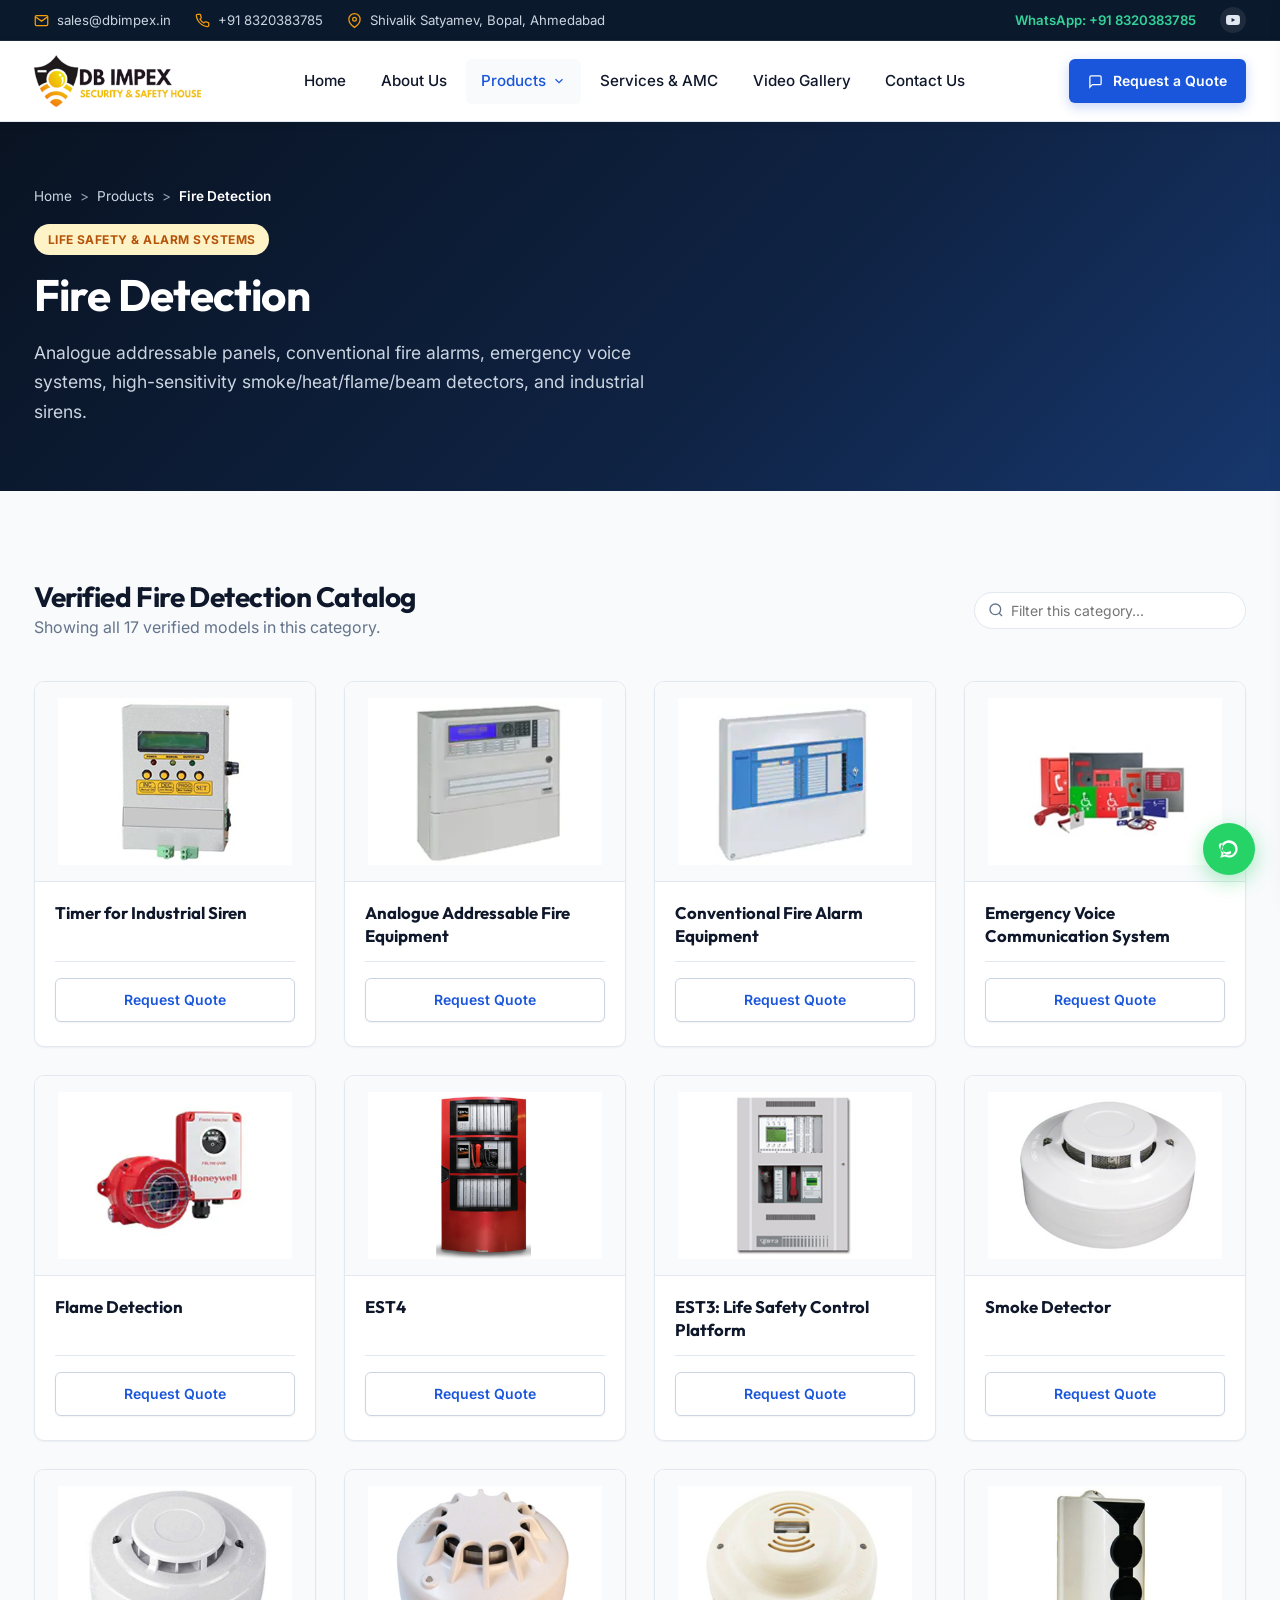
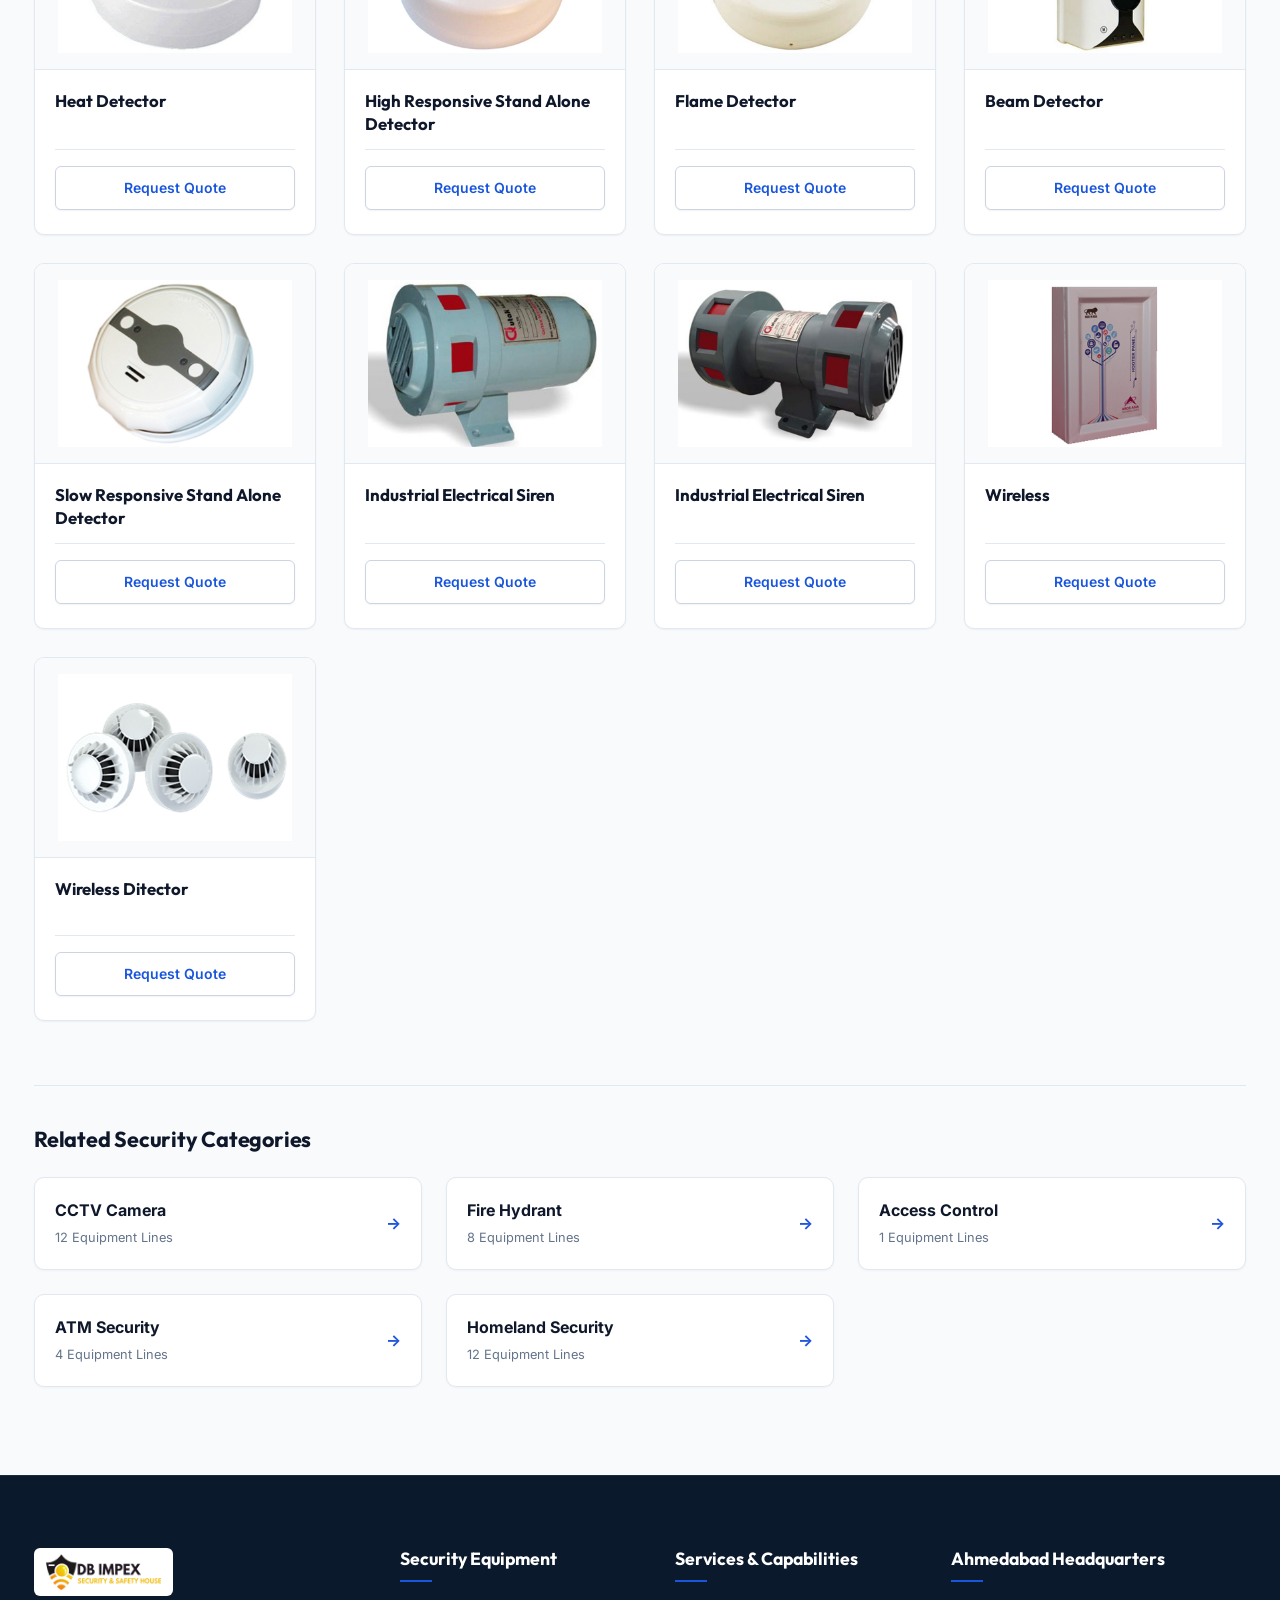
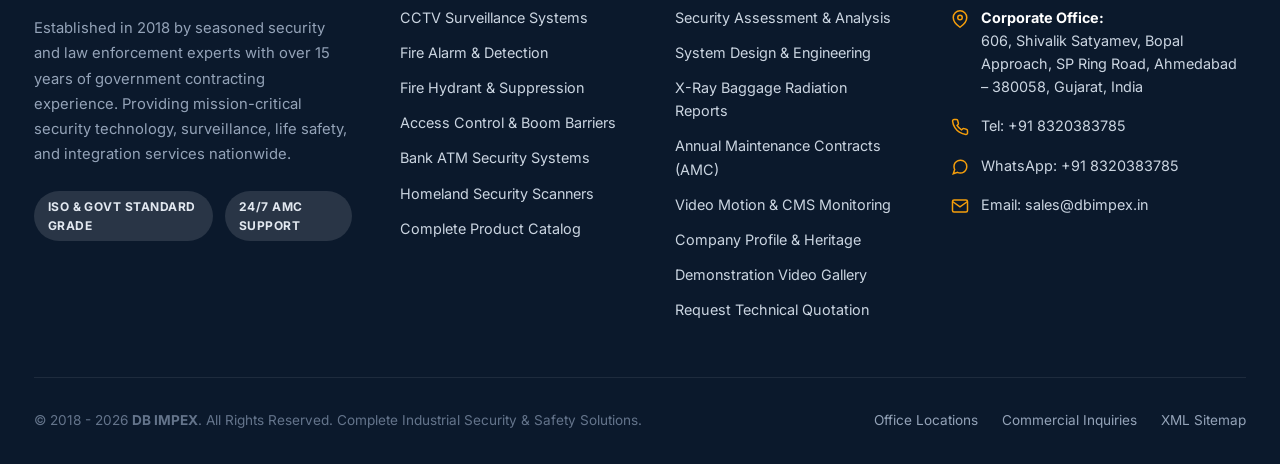
<file: fire-detection.html>
<!DOCTYPE html>
<html lang="en">
<head>
  <meta charset="utf-8">
  <meta name="viewport" content="width=device-width, initial-scale=1.0">
  <meta http-equiv="X-UA-Compatible" content="IE=edge">
  <title>Fire Detection Systems & Equipment | DB IMPEX Ahmedabad</title>
  <meta name="description" content="Explore DB IMPEX's authentic Fire Detection product range: Analogue addressable panels, conventional fire alarms, emergency voice systems, high-sensitivity smoke/heat/flame/beam detectors, and industrial sirens.. Industrial grade with installation and warranty.">
  <meta name="keywords" content="DB Impex, Security and Safety Solutions, CCTV Camera, Fire Detection, Fire Hydrant, Access Control, ATM Security, Homeland Security, Baggage Scanner, Ahmedabad">
  <link rel="canonical" href="https://dbimpex.in/">

  <!-- Open Graph -->
  <meta property="og:title" content="Fire Detection Systems & Equipment | DB IMPEX Ahmedabad">
  <meta property="og:description" content="Explore DB IMPEX's authentic Fire Detection product range: Analogue addressable panels, conventional fire alarms, emergency voice systems, high-sensitivity smoke/heat/flame/beam detectors, and industrial sirens.. Industrial grade with installation and warranty.">
  <meta property="og:type" content="website">
  <meta property="og:url" content="https://dbimpex.in/">
  <meta property="og:image" content="https://dbimpex.in/assets/images/favicon-512x512.png">

  <!-- Official Favicons -->
  <link rel="shortcut icon" href="favicon.ico" type="image/x-icon">
  <link rel="icon" type="image/png" sizes="32x32" href="assets/images/favicon-32x32.png">
  <link rel="icon" type="image/png" sizes="16x16" href="assets/images/favicon-16x16.png">
  <link rel="icon" type="image/png" sizes="192x192" href="assets/images/favicon-192x192.png">
  <link rel="apple-touch-icon" sizes="180x180" href="assets/images/apple-touch-icon.png">

  <!-- Core Styles -->
  <link rel="stylesheet" href="assets/css/style.css">

  <!-- Schema.org Structured Data -->
  <script type="application/ld+json">
  {
    "@context": "https://schema.org",
    "@type": "SecurityService",
    "name": "DB IMPEX",
    "image": "https://dbimpex.in/assets/images/db-impex-logo.png",
    "url": "https://dbimpex.in/",
    "telephone": "+918320383785",
    "email": "sales@dbimpex.in",
    "address": {
      "@type": "PostalAddress",
      "streetAddress": "606, Shivalik Satyamev, Bopal Approach, SP Ring Road",
      "addressLocality": "Ahmedabad",
      "addressRegion": "Gujarat",
      "postalCode": "380058",
      "addressCountry": "IN"
    },
    "sameAs": [
      "https://www.youtube.com/channel/UCGA_NkZcM_EIrCE6m0U77zg"
    ]
  }
  </script>
</head>
<body>

    <!-- Top Bar -->
    <div class="top-bar">
      <div class="container top-bar-inner">
        <div class="top-bar-left">
          <div class="top-info-item">
            <svg width="15" height="15" viewBox="0 0 24 24" fill="none" stroke="currentColor" stroke-width="2"><path d="M4 4h16c1.1 0 2 .9 2 2v12c0 1.1-.9 2-2 2H4c-1.1 0-2-.9-2-2V6c0-1.1.9-2 2-2z"></path><polyline points="22,6 12,13 2,6"></polyline></svg>
            <a href="mailto:sales@dbimpex.in">sales@dbimpex.in</a>
          </div>
          <div class="top-info-item">
            <svg width="15" height="15" viewBox="0 0 24 24" fill="none" stroke="currentColor" stroke-width="2"><path d="M22 16.92v3a2 2 0 0 1-2.18 2 19.79 19.79 0 0 1-8.63-3.07 19.5 19.5 0 0 1-6-6 19.79 19.79 0 0 1-3.07-8.67A2 2 0 0 1 4.11 2h3a2 2 0 0 1 2 1.72 12.84 12.84 0 0 0 .7 2.81 2 2 0 0 1-.45 2.11L8.09 9.91a16 16 0 0 0 6 6l1.27-1.27a2 2 0 0 1 2.11-.45 12.84 12.84 0 0 0 2.81.7A2 2 0 0 1 22 16.92z"></path></svg>
            <a href="tel:+918320383785">+91 8320383785</a>
          </div>
          <div class="top-info-item">
            <svg width="15" height="15" viewBox="0 0 24 24" fill="none" stroke="currentColor" stroke-width="2"><path d="M21 10c0 7-9 13-9 13s-9-6-9-13a9 9 0 0 1 18 0z"></path><circle cx="12" cy="10" r="3"></circle></svg>
            <span>Shivalik Satyamev, Bopal, Ahmedabad</span>
          </div>
        </div>
        <div class="top-bar-right">
          <div class="top-info-item">
            <a href="https://wa.me/918320383785" target="_blank" rel="noopener" style="display:inline-flex;align-items:center;gap:0.35rem;color:#34D399;font-weight:600;">
              <span>WhatsApp: +91 8320383785</span>
            </a>
          </div>
          <div class="top-social-links">
            <a href="https://www.youtube.com/channel/UCGA_NkZcM_EIrCE6m0U77zg" target="_blank" rel="noopener" title="YouTube Channel" aria-label="YouTube">
              <svg width="14" height="14" viewBox="0 0 24 24" fill="currentColor"><path d="M23.498 6.186a3.016 3.016 0 0 0-2.122-2.136C19.505 3.545 12 3.545 12 3.545s-7.505 0-9.377.505A3.017 3.017 0 0 0 .502 6.186C0 8.07 0 12 0 12s0 3.93.502 5.814a3.016 3.016 0 0 0 2.122 2.136c1.871.505 9.376.505 9.376.505s7.505 0 9.377-.505a3.015 3.015 0 0 0 2.122-2.136C24 15.93 24 12 24 12s0-3.93-.502-5.814zM9.545 15.568V8.432L15.818 12l-6.273 3.568z"/></svg>
            </a>
          </div>
        </div>
      </div>
    </div>

    <!-- Main Navigation Header -->
    <header class="site-header">
      <div class="container header-container">
        <a href="index.html" class="site-logo" aria-label="DB IMPEX Homepage">
          <img src="assets/images/db-impex-logo.png" alt="DB IMPEX - Security & Safety House Logo">
        </a>

        <nav class="main-nav" aria-label="Primary Navigation">
          <div class="nav-item ">
            <a href="index.html" class="nav-link">Home</a>
          </div>
          <div class="nav-item ">
            <a href="about-us.html" class="nav-link">About Us</a>
          </div>

          <!-- Products Dropdown -->
          <div class="nav-item active">
            <a href="products.html" class="nav-link">
              Products
              <svg class="chevron" width="14" height="14" viewBox="0 0 24 24" fill="none" stroke="currentColor" stroke-width="2"><polyline points="6 9 12 15 18 9"></polyline></svg>
            </a>
            <div class="dropdown-menu">
              <a href="cctv-camera.html" class="dropdown-item">
                <div class="item-icon">
                  <svg width="16" height="16" viewBox="0 0 24 24" fill="none" stroke="currentColor" stroke-width="2"><path d="M23 19a2 2 0 0 1-2 2H3a2 2 0 0 1-2-2V8a2 2 0 0 1 2-2h4l2-3h6l2 3h4a2 2 0 0 1 2 2z"></path><circle cx="12" cy="13" r="4"></circle></svg>
                </div>
                <div class="item-info">
                  <span class="item-title">CCTV Camera</span>
                  <span class="item-count">12 Industrial Models</span>
                </div>
              </a>
              <a href="fire-detection.html" class="dropdown-item">
                <div class="item-icon">
                  <svg width="16" height="16" viewBox="0 0 24 24" fill="none" stroke="currentColor" stroke-width="2"><path d="M8.5 14.5A2.5 2.5 0 0 0 11 12c0-1.38-.5-2-1-3-1.072-2.143-.224-4.054 2-6 .5 2.5 2 4.9 4 6.5 2 1.6 3 3.5 3 5.5a7 7 0 1 1-14 0c0-1.153.433-2.294 1-3a2.5 2.5 0 0 0 2.5 2.5z"></path></svg>
                </div>
                <div class="item-info">
                  <span class="item-title">Fire Detection</span>
                  <span class="item-count">17 Alarm & Detector Systems</span>
                </div>
              </a>
              <a href="fire-hydrant.html" class="dropdown-item">
                <div class="item-icon">
                  <svg width="16" height="16" viewBox="0 0 24 24" fill="none" stroke="currentColor" stroke-width="2"><path d="M12 2v20M17 5H9.5a3.5 3.5 0 0 0 0 7h5a3.5 3.5 0 0 1 0 7H6"></path></svg>
                </div>
                <div class="item-info">
                  <span class="item-title">Fire Hydrant</span>
                  <span class="item-count">8 Valves, Hoses & Pipes</span>
                </div>
              </a>
              <a href="access-control.html" class="dropdown-item">
                <div class="item-icon">
                  <svg width="16" height="16" viewBox="0 0 24 24" fill="none" stroke="currentColor" stroke-width="2"><rect x="3" y="11" width="18" height="11" rx="2" ry="2"></rect><path d="M7 11V7a5 5 0 0 1 10 0v4"></path></svg>
                </div>
                <div class="item-info">
                  <span class="item-title">Access Control & Boom Barrier</span>
                  <span class="item-count">Perimeter & Gate Systems</span>
                </div>
              </a>
              <a href="atm-security.html" class="dropdown-item">
                <div class="item-icon">
                  <svg width="16" height="16" viewBox="0 0 24 24" fill="none" stroke="currentColor" stroke-width="2"><rect x="2" y="4" width="20" height="16" rx="2"></rect><line x1="12" y1="8" x2="12" y2="16"></line><line x1="8" y1="12" x2="16" y2="12"></line></svg>
                </div>
                <div class="item-info">
                  <span class="item-title">ATM Security</span>
                  <span class="item-count">4 Udar & Gas Deterrent Systems</span>
                </div>
              </a>
              <a href="homeland-security.html" class="dropdown-item">
                <div class="item-icon">
                  <svg width="16" height="16" viewBox="0 0 24 24" fill="none" stroke="currentColor" stroke-width="2"><polygon points="12 2 2 7 12 12 22 7 12 2"></polygon><polyline points="2 17 12 22 22 17"></polyline><polyline points="2 12 12 17 22 12"></polyline></svg>
                </div>
                <div class="item-info">
                  <span class="item-title">Homeland Security</span>
                  <span class="item-count">12 Scanners & Detection Devices</span>
                </div>
              </a>
              <div style="border-top:1px solid #E2E8F0; margin-top:0.5rem; padding-top:0.5rem;">
                <a href="products.html" style="font-size:0.85rem; font-weight:700; color:#1A56DB; display:block; padding:0.5rem 1rem;">
                  View Full Product Directory →
                </a>
              </div>
            </div>
          </div>

          <div class="nav-item ">
            <a href="services.html" class="nav-link">Services & AMC</a>
          </div>
          <div class="nav-item ">
            <a href="gallery.html" class="nav-link">Video Gallery</a>
          </div>
          <div class="nav-item ">
            <a href="contact-us.html" class="nav-link">Contact Us</a>
          </div>
        </nav>

        <div class="header-actions">
          <a href="enquiry-now.html" class="btn btn-primary btn-sm open-quote-modal" data-product="General Product Inquiry">
            <svg width="15" height="15" viewBox="0 0 24 24" fill="none" stroke="currentColor" stroke-width="2"><path d="M21 15a2 2 0 0 1-2 2H7l-4 4V5a2 2 0 0 1 2-2h14a2 2 0 0 1 2 2z"></path></svg>
            Request a Quote
          </a>
          <button class="mobile-menu-toggle" aria-label="Toggle mobile menu">
            <svg width="24" height="24" viewBox="0 0 24 24" fill="none" stroke="currentColor" stroke-width="2"><line x1="3" y1="12" x2="21" y2="12"></line><line x1="3" y1="6" x2="21" y2="6"></line><line x1="3" y1="18" x2="21" y2="18"></line></svg>
          </button>
        </div>
      </div>
    </header>

    <!-- Mobile Drawer -->
    <div class="mobile-drawer-overlay"></div>
    <div class="mobile-nav-drawer">
      <div class="drawer-header">
        <img src="assets/images/db-impex-logo.png" alt="DB IMPEX Logo">
        <button class="drawer-close" aria-label="Close menu">&times;</button>
      </div>
      <div class="mobile-nav-list">
        <a href="index.html" class="mobile-nav-link">Home</a>
        <a href="about-us.html" class="mobile-nav-link">About Us</a>
        <div>
          <a href="#" class="mobile-nav-link mobile-submenu-toggle">
            Products
            <svg width="14" height="14" viewBox="0 0 24 24" fill="none" stroke="currentColor" stroke-width="2"><polyline points="6 9 12 15 18 9"></polyline></svg>
          </a>
          <div class="mobile-submenu">
            <a href="products.html">All Products Catalog</a>
            <a href="cctv-camera.html">CCTV Camera (12)</a>
            <a href="fire-detection.html">Fire Detection (17)</a>
            <a href="fire-hydrant.html">Fire Hydrant (8)</a>
            <a href="access-control.html">Access Control & Boom Barriers</a>
            <a href="atm-security.html">ATM Security (4)</a>
            <a href="homeland-security.html">Homeland Security (12)</a>
          </div>
        </div>
        <a href="services.html" class="mobile-nav-link">Services & AMC</a>
        <a href="gallery.html" class="mobile-nav-link">Video Gallery</a>
        <a href="contact-us.html" class="mobile-nav-link">Contact Us</a>
        <a href="enquiry-now.html" class="mobile-nav-link" style="color:var(--brand-blue);font-weight:700;">Enquiry Now</a>
      </div>
      <div style="margin-top:auto; padding-top:1.5rem; border-top:1px solid #E2E8F0;">
        <p style="font-size:0.85rem; color:#64748B; margin-bottom:0.75rem;">Need immediate assistance?</p>
        <a href="tel:+918320383785" class="btn btn-secondary btn-sm" style="width:100%; margin-bottom:0.5rem;">Call: +91 8320383785</a>
        <a href="https://wa.me/918320383785" class="btn btn-accent btn-sm" style="width:100%;" target="_blank">Chat on WhatsApp</a>
      </div>
    </div>
    
        <!-- Category Banner -->
        <section style="background:linear-gradient(135deg, #091322 0%, #0F2344 60%, #17376D 100%); color:#FFFFFF; padding:4rem 0;">
          <div class="container">
            <div style="display:flex; align-items:center; gap:0.5rem; font-size:0.85rem; color:#94A3B8; margin-bottom:1rem;">
              <a href="index.html" style="color:#CBD5E1;">Home</a> &gt;
              <a href="products.html" style="color:#CBD5E1;">Products</a> &gt;
              <span style="color:#FFFFFF; font-weight:600;">Fire Detection</span>
            </div>
            <span class="badge badge-amber" style="margin-bottom:0.75rem;">Life Safety & Alarm Systems</span>
            <h1 style="color:#FFFFFF; font-size:2.75rem; margin-bottom:1rem;">Fire Detection</h1>
            <p style="color:#CBD5E1; font-size:1.1rem; max-width:650px;">
              Analogue addressable panels, conventional fire alarms, emergency voice systems, high-sensitivity smoke/heat/flame/beam detectors, and industrial sirens.
            </p>
          </div>
        </section>

        <!-- Category Overview & Products -->
        <section class="section section-bg-light">
          <div class="container">
            <div style="display:flex; justify-content:space-between; align-items:center; flex-wrap:wrap; gap:1rem; margin-bottom:2.5rem;">
              <div>
                <h2 style="font-size:1.75rem;">Verified Fire Detection Catalog</h2>
                <p style="color:#64748B;">Showing all 17 verified models in this category.</p>
              </div>
              <div class="filter-search">
                <svg width="16" height="16" viewBox="0 0 24 24" fill="none" stroke="currentColor" stroke-width="2"><circle cx="11" cy="11" r="8"></circle><line x1="21" y1="21" x2="16.65" y2="16.65"></line></svg>
                <input type="text" id="product-search" placeholder="Filter this category...">
              </div>
            </div>

            <div class="products-grid">
        
    <div class="product-card" data-category="fire-detection">
      <div class="product-img-wrap">
        <img src="assets/images/images_fire-pro_fire-0.jpg" alt="Timer for Industrial Siren" loading="lazy">
      </div>
      <div class="product-card-body">
        <h4 class="product-card-title">Timer for Industrial Siren</h4>
        <div class="product-card-action">
          <button class="btn btn-secondary btn-sm open-quote-modal" data-product="Timer for Industrial Siren (Fire Detection)">
            Request Quote
          </button>
        </div>
      </div>
    </div>
    
    <div class="product-card" data-category="fire-detection">
      <div class="product-img-wrap">
        <img src="assets/images/images_fire-pro_fire-1.jpg" alt="Analogue Addressable Fire Equipment" loading="lazy">
      </div>
      <div class="product-card-body">
        <h4 class="product-card-title">Analogue Addressable Fire Equipment</h4>
        <div class="product-card-action">
          <button class="btn btn-secondary btn-sm open-quote-modal" data-product="Analogue Addressable Fire Equipment (Fire Detection)">
            Request Quote
          </button>
        </div>
      </div>
    </div>
    
    <div class="product-card" data-category="fire-detection">
      <div class="product-img-wrap">
        <img src="assets/images/images_fire-pro_fire-2.jpg" alt="Conventional Fire Alarm Equipment" loading="lazy">
      </div>
      <div class="product-card-body">
        <h4 class="product-card-title">Conventional Fire Alarm Equipment</h4>
        <div class="product-card-action">
          <button class="btn btn-secondary btn-sm open-quote-modal" data-product="Conventional Fire Alarm Equipment (Fire Detection)">
            Request Quote
          </button>
        </div>
      </div>
    </div>
    
    <div class="product-card" data-category="fire-detection">
      <div class="product-img-wrap">
        <img src="assets/images/images_fire-pro_fire-3.jpg" alt="Emergency Voice Communication System" loading="lazy">
      </div>
      <div class="product-card-body">
        <h4 class="product-card-title">Emergency Voice Communication System</h4>
        <div class="product-card-action">
          <button class="btn btn-secondary btn-sm open-quote-modal" data-product="Emergency Voice Communication System (Fire Detection)">
            Request Quote
          </button>
        </div>
      </div>
    </div>
    
    <div class="product-card" data-category="fire-detection">
      <div class="product-img-wrap">
        <img src="assets/images/images_fire-pro_fire-4.jpg" alt="Flame Detection" loading="lazy">
      </div>
      <div class="product-card-body">
        <h4 class="product-card-title">Flame Detection</h4>
        <div class="product-card-action">
          <button class="btn btn-secondary btn-sm open-quote-modal" data-product="Flame Detection (Fire Detection)">
            Request Quote
          </button>
        </div>
      </div>
    </div>
    
    <div class="product-card" data-category="fire-detection">
      <div class="product-img-wrap">
        <img src="assets/images/images_fire-pro_fire-5.jpg" alt="EST4" loading="lazy">
      </div>
      <div class="product-card-body">
        <h4 class="product-card-title">EST4</h4>
        <div class="product-card-action">
          <button class="btn btn-secondary btn-sm open-quote-modal" data-product="EST4 (Fire Detection)">
            Request Quote
          </button>
        </div>
      </div>
    </div>
    
    <div class="product-card" data-category="fire-detection">
      <div class="product-img-wrap">
        <img src="assets/images/images_fire-pro_fire-6.jpg" alt="EST3: Life Safety Control Platform" loading="lazy">
      </div>
      <div class="product-card-body">
        <h4 class="product-card-title">EST3: Life Safety Control Platform</h4>
        <div class="product-card-action">
          <button class="btn btn-secondary btn-sm open-quote-modal" data-product="EST3: Life Safety Control Platform (Fire Detection)">
            Request Quote
          </button>
        </div>
      </div>
    </div>
    
    <div class="product-card" data-category="fire-detection">
      <div class="product-img-wrap">
        <img src="assets/images/images_fire-pro_fire-7.jpg" alt="Smoke Detector" loading="lazy">
      </div>
      <div class="product-card-body">
        <h4 class="product-card-title">Smoke Detector</h4>
        <div class="product-card-action">
          <button class="btn btn-secondary btn-sm open-quote-modal" data-product="Smoke Detector (Fire Detection)">
            Request Quote
          </button>
        </div>
      </div>
    </div>
    
    <div class="product-card" data-category="fire-detection">
      <div class="product-img-wrap">
        <img src="assets/images/images_fire-pro_fire-8.jpg" alt="Heat Detector" loading="lazy">
      </div>
      <div class="product-card-body">
        <h4 class="product-card-title">Heat Detector</h4>
        <div class="product-card-action">
          <button class="btn btn-secondary btn-sm open-quote-modal" data-product="Heat Detector (Fire Detection)">
            Request Quote
          </button>
        </div>
      </div>
    </div>
    
    <div class="product-card" data-category="fire-detection">
      <div class="product-img-wrap">
        <img src="assets/images/images_fire-pro_fire-9.jpg" alt="High Responsive Stand Alone Detector" loading="lazy">
      </div>
      <div class="product-card-body">
        <h4 class="product-card-title">High Responsive Stand Alone Detector</h4>
        <div class="product-card-action">
          <button class="btn btn-secondary btn-sm open-quote-modal" data-product="High Responsive Stand Alone Detector (Fire Detection)">
            Request Quote
          </button>
        </div>
      </div>
    </div>
    
    <div class="product-card" data-category="fire-detection">
      <div class="product-img-wrap">
        <img src="assets/images/images_fire-pro_fire-10.jpg" alt="Flame Detector" loading="lazy">
      </div>
      <div class="product-card-body">
        <h4 class="product-card-title">Flame Detector</h4>
        <div class="product-card-action">
          <button class="btn btn-secondary btn-sm open-quote-modal" data-product="Flame Detector (Fire Detection)">
            Request Quote
          </button>
        </div>
      </div>
    </div>
    
    <div class="product-card" data-category="fire-detection">
      <div class="product-img-wrap">
        <img src="assets/images/images_fire-pro_fire-11.jpg" alt="Beam Detector" loading="lazy">
      </div>
      <div class="product-card-body">
        <h4 class="product-card-title">Beam Detector</h4>
        <div class="product-card-action">
          <button class="btn btn-secondary btn-sm open-quote-modal" data-product="Beam Detector (Fire Detection)">
            Request Quote
          </button>
        </div>
      </div>
    </div>
    
    <div class="product-card" data-category="fire-detection">
      <div class="product-img-wrap">
        <img src="assets/images/images_fire-pro_fire-12.jpg" alt="Slow Responsive Stand Alone Detector" loading="lazy">
      </div>
      <div class="product-card-body">
        <h4 class="product-card-title">Slow Responsive Stand Alone Detector</h4>
        <div class="product-card-action">
          <button class="btn btn-secondary btn-sm open-quote-modal" data-product="Slow Responsive Stand Alone Detector (Fire Detection)">
            Request Quote
          </button>
        </div>
      </div>
    </div>
    
    <div class="product-card" data-category="fire-detection">
      <div class="product-img-wrap">
        <img src="assets/images/images_fire-pro_fire-21.jpg" alt="Industrial Electrical Siren" loading="lazy">
      </div>
      <div class="product-card-body">
        <h4 class="product-card-title">Industrial Electrical Siren</h4>
        <div class="product-card-action">
          <button class="btn btn-secondary btn-sm open-quote-modal" data-product="Industrial Electrical Siren (Fire Detection)">
            Request Quote
          </button>
        </div>
      </div>
    </div>
    
    <div class="product-card" data-category="fire-detection">
      <div class="product-img-wrap">
        <img src="assets/images/images_fire-pro_fire-22.jpg" alt="Industrial Electrical Siren" loading="lazy">
      </div>
      <div class="product-card-body">
        <h4 class="product-card-title">Industrial Electrical Siren</h4>
        <div class="product-card-action">
          <button class="btn btn-secondary btn-sm open-quote-modal" data-product="Industrial Electrical Siren (Fire Detection)">
            Request Quote
          </button>
        </div>
      </div>
    </div>
    
    <div class="product-card" data-category="fire-detection">
      <div class="product-img-wrap">
        <img src="assets/images/images_fire-pro_fire-23.jpg" alt="Wireless" loading="lazy">
      </div>
      <div class="product-card-body">
        <h4 class="product-card-title">Wireless</h4>
        <div class="product-card-action">
          <button class="btn btn-secondary btn-sm open-quote-modal" data-product="Wireless (Fire Detection)">
            Request Quote
          </button>
        </div>
      </div>
    </div>
    
    <div class="product-card" data-category="fire-detection">
      <div class="product-img-wrap">
        <img src="assets/images/images_fire-pro_fire-24.jpg" alt="Wireless Ditector" loading="lazy">
      </div>
      <div class="product-card-body">
        <h4 class="product-card-title">Wireless Ditector</h4>
        <div class="product-card-action">
          <button class="btn btn-secondary btn-sm open-quote-modal" data-product="Wireless Ditector (Fire Detection)">
            Request Quote
          </button>
        </div>
      </div>
    </div>
    
            </div>

            <!-- Related Categories -->
            <div style="margin-top:4rem; padding-top:2.5rem; border-top:1px solid #E2E8F0;">
              <h3 style="margin-bottom:1.5rem; font-size:1.35rem;">Related Security Categories</h3>
              <div style="display:grid; grid-template-columns:repeat(3, 1fr); gap:1.5rem;">
        
                <a href="cctv-camera.html" style="background:#FFFFFF; padding:1.25rem; border-radius:10px; border:1px solid #E2E8F0; display:flex; align-items:center; justify-content:space-between; box-shadow:0 1px 3px rgba(0,0,0,0.04);">
                  <div>
                    <strong style="color:#0F172A; display:block; font-size:1rem;">CCTV Camera</strong>
                    <span style="font-size:0.8rem; color:#64748B;">12 Equipment Lines</span>
                  </div>
                  <span style="color:#2156DA; font-weight:bold;">&rarr;</span>
                </a>
                
                <a href="fire-hydrant.html" style="background:#FFFFFF; padding:1.25rem; border-radius:10px; border:1px solid #E2E8F0; display:flex; align-items:center; justify-content:space-between; box-shadow:0 1px 3px rgba(0,0,0,0.04);">
                  <div>
                    <strong style="color:#0F172A; display:block; font-size:1rem;">Fire Hydrant</strong>
                    <span style="font-size:0.8rem; color:#64748B;">8 Equipment Lines</span>
                  </div>
                  <span style="color:#2156DA; font-weight:bold;">&rarr;</span>
                </a>
                
                <a href="access-control.html" style="background:#FFFFFF; padding:1.25rem; border-radius:10px; border:1px solid #E2E8F0; display:flex; align-items:center; justify-content:space-between; box-shadow:0 1px 3px rgba(0,0,0,0.04);">
                  <div>
                    <strong style="color:#0F172A; display:block; font-size:1rem;">Access Control</strong>
                    <span style="font-size:0.8rem; color:#64748B;">1 Equipment Lines</span>
                  </div>
                  <span style="color:#2156DA; font-weight:bold;">&rarr;</span>
                </a>
                
                <a href="atm-security.html" style="background:#FFFFFF; padding:1.25rem; border-radius:10px; border:1px solid #E2E8F0; display:flex; align-items:center; justify-content:space-between; box-shadow:0 1px 3px rgba(0,0,0,0.04);">
                  <div>
                    <strong style="color:#0F172A; display:block; font-size:1rem;">ATM Security</strong>
                    <span style="font-size:0.8rem; color:#64748B;">4 Equipment Lines</span>
                  </div>
                  <span style="color:#2156DA; font-weight:bold;">&rarr;</span>
                </a>
                
                <a href="homeland-security.html" style="background:#FFFFFF; padding:1.25rem; border-radius:10px; border:1px solid #E2E8F0; display:flex; align-items:center; justify-content:space-between; box-shadow:0 1px 3px rgba(0,0,0,0.04);">
                  <div>
                    <strong style="color:#0F172A; display:block; font-size:1rem;">Homeland Security</strong>
                    <span style="font-size:0.8rem; color:#64748B;">12 Equipment Lines</span>
                  </div>
                  <span style="color:#2156DA; font-weight:bold;">&rarr;</span>
                </a>
                
              </div>
            </div>
          </div>
        </section>
        
    <!-- Footer -->
    <footer class="site-footer">
      <div class="container">
        <div class="footer-grid">
          <!-- Col 1: Brand Info -->
          <div class="footer-col footer-brand">
            <a href="index.html">
              <img src="assets/images/db-impex-logo.png" alt="DB IMPEX" style="height:48px; background:#FFFFFF; padding:6px 12px; border-radius:6px;">
            </a>
            <p>
              Established in 2018 by seasoned security and law enforcement experts with over 15 years of government contracting experience. Providing mission-critical security technology, surveillance, life safety, and integration services nationwide.
            </p>
            <div style="display:flex; gap:0.75rem;">
              <span class="badge badge-dark">ISO & Govt Standard Grade</span>
              <span class="badge badge-dark">24/7 AMC Support</span>
            </div>
          </div>

          <!-- Col 2: Product Categories -->
          <div class="footer-col">
            <h4>Security Equipment</h4>
            <div class="footer-links">
              <a href="cctv-camera.html">CCTV Surveillance Systems</a>
              <a href="fire-detection.html">Fire Alarm & Detection</a>
              <a href="fire-hydrant.html">Fire Hydrant & Suppression</a>
              <a href="access-control.html">Access Control & Boom Barriers</a>
              <a href="atm-security.html">Bank ATM Security Systems</a>
              <a href="homeland-security.html">Homeland Security Scanners</a>
              <a href="products.html">Complete Product Catalog</a>
            </div>
          </div>

          <!-- Col 3: Services & Navigation -->
          <div class="footer-col">
            <h4>Services & Capabilities</h4>
            <div class="footer-links">
              <a href="services.html">Security Assessment & Analysis</a>
              <a href="services.html">System Design & Engineering</a>
              <a href="services.html">X-Ray Baggage Radiation Reports</a>
              <a href="services.html">Annual Maintenance Contracts (AMC)</a>
              <a href="services.html">Video Motion & CMS Monitoring</a>
              <a href="about-us.html">Company Profile & Heritage</a>
              <a href="gallery.html">Demonstration Video Gallery</a>
              <a href="enquiry-now.html">Request Technical Quotation</a>
            </div>
          </div>

          <!-- Col 4: Verified Contact Details -->
          <div class="footer-col">
            <h4>Ahmedabad Headquarters</h4>
            <div class="footer-contact-item">
              <svg width="18" height="18" viewBox="0 0 24 24" fill="none" stroke="currentColor" stroke-width="2"><path d="M21 10c0 7-9 13-9 13s-9-6-9-13a9 9 0 0 1 18 0z"></path><circle cx="12" cy="10" r="3"></circle></svg>
              <div>
                <strong style="color:#FFFFFF; display:block;">Corporate Office:</strong>
                606, Shivalik Satyamev, Bopal Approach, SP Ring Road, Ahmedabad – 380058, Gujarat, India
              </div>
            </div>
            <div class="footer-contact-item">
              <svg width="18" height="18" viewBox="0 0 24 24" fill="none" stroke="currentColor" stroke-width="2"><path d="M22 16.92v3a2 2 0 0 1-2.18 2 19.79 19.79 0 0 1-8.63-3.07 19.5 19.5 0 0 1-6-6 19.79 19.79 0 0 1-3.07-8.67A2 2 0 0 1 4.11 2h3a2 2 0 0 1 2 1.72 12.84 12.84 0 0 0 .7 2.81 2 2 0 0 1-.45 2.11L8.09 9.91a16 16 0 0 0 6 6l1.27-1.27a2 2 0 0 1 2.11-.45 12.84 12.84 0 0 0 2.81.7A2 2 0 0 1 22 16.92z"></path></svg>
              <div>
                Tel: <a href="tel:+918320383785">+91 8320383785</a>
              </div>
            </div>
            <div class="footer-contact-item">
              <svg width="18" height="18" viewBox="0 0 24 24" fill="none" stroke="currentColor" stroke-width="2"><path d="M21 11.5a8.38 8.38 0 0 1-.9 3.8 8.5 8.5 0 0 1-7.6 4.7 8.38 8.38 0 0 1-3.8-.9L3 21l1.9-5.7a8.38 8.38 0 0 1-.9-3.8 8.5 8.5 0 0 1 4.7-7.6 8.38 8.38 0 0 1 3.8-.9h.5a8.48 8.48 0 0 1 8 8v.5z"></path></svg>
              <div>
                WhatsApp: <a href="https://wa.me/918320383785" target="_blank" rel="noopener">+91 8320383785</a>
              </div>
            </div>
            <div class="footer-contact-item">
              <svg width="18" height="18" viewBox="0 0 24 24" fill="none" stroke="currentColor" stroke-width="2"><path d="M4 4h16c1.1 0 2 .9 2 2v12c0 1.1-.9 2-2 2H4c-1.1 0-2-.9-2-2V6c0-1.1.9-2 2-2z"></path><polyline points="22,6 12,13 2,6"></polyline></svg>
              <div>
                Email: <a href="mailto:sales@dbimpex.in">sales@dbimpex.in</a>
              </div>
            </div>
          </div>
        </div>

        <div class="footer-bottom">
          <div>
            &copy; 2018 - 2026 <strong>DB IMPEX</strong>. All Rights Reserved. Complete Industrial Security & Safety Solutions.
          </div>
          <div style="display:flex; gap:1.5rem;">
            <a href="contact-us.html">Office Locations</a>
            <a href="enquiry-now.html">Commercial Inquiries</a>
            <a href="sitemap.xml">XML Sitemap</a>
          </div>
        </div>
      </div>
    </footer>

    <!-- Interactive Quote Modal -->
    <div class="modal-overlay" id="quoteModal" role="dialog" aria-modal="true" aria-labelledby="modalTitle">
      <div class="modal-card">
        <div class="modal-header">
          <h3 id="modalTitle">Request a Security Equipment Quotation</h3>
          <button class="modal-close" aria-label="Close dialog">&times;</button>
        </div>
        <div class="modal-body">
          <form action="send_form_email.php" method="POST" class="ajax-form">
            <!-- Anti-spam Honeypot -->
            <input type="text" name="website_hp" style="display:none;" tabindex="-1" autocomplete="off">
            <div class="form-grid">
              <div class="form-group col-span-2">
                <label class="form-label" for="quoteProduct">Equipment / Requirement</label>
                <input type="text" id="quoteProduct" name="product" class="form-control" readonly style="background:#F1F5F9; font-weight:600; color:#1A56DB;">
              </div>
              <div class="form-group">
                <label class="form-label" for="quoteName">Full Name *</label>
                <input type="text" id="quoteName" name="full_name" class="form-control" placeholder="Your Name" required>
              </div>
              <div class="form-group">
                <label class="form-label" for="quoteCompany">Organization / Company</label>
                <input type="text" id="quoteCompany" name="company" class="form-control" placeholder="Company Name">
              </div>
              <div class="form-group">
                <label class="form-label" for="quotePhone">Phone / Mobile *</label>
                <input type="tel" id="quotePhone" name="telephone" class="form-control" placeholder="+91 XXXXX XXXXX" required>
              </div>
              <div class="form-group">
                <label class="form-label" for="quoteEmail">Business Email *</label>
                <input type="email" id="quoteEmail" name="email" class="form-control" placeholder="name@company.com" required>
              </div>
              <div class="form-group col-span-2">
                <label class="form-label" for="quoteMessage">Specifications & Project Requirements</label>
                <textarea id="quoteMessage" name="comments" class="form-control" placeholder="Specify quantity, site location, timeline or installation requirements..."></textarea>
              </div>
              <div class="form-group col-span-2">
                <button type="submit" class="btn btn-primary" style="width:100%;">Submit Official Inquiry</button>
              </div>
            </div>
          </form>
        </div>
      </div>
    </div>

    <!-- Floating Action Buttons -->
    <div class="floating-actions">
      <a href="https://wa.me/918320383785" target="_blank" rel="noopener" class="float-btn float-whatsapp" title="WhatsApp DB IMPEX" aria-label="WhatsApp Us">
        <svg width="26" height="26" viewBox="0 0 24 24" fill="currentColor"><path d="M12.031 6.172c-3.181 0-5.767 2.586-5.768 5.766-.001 1.298.38 2.27 1.019 3.287l-.711 2.598 2.668-.699c.969.584 1.769.882 2.792.882 3.182 0 5.767-2.587 5.768-5.766 0-3.18-2.586-5.768-5.768-5.768zm0-2.172c4.378 0 7.938 3.559 7.938 7.94 0 4.38-3.56 7.939-7.938 7.939-1.332 0-2.593-.332-3.7-.927l-4.331 1.135 1.155-4.225c-.663-1.163-1.062-2.511-1.062-3.922 0-4.381 3.56-7.94 7.938-7.94zm-1.897 10.749c-.279.141-.659.212-1.028.188-.415-.027-.852-.204-1.289-.481-1.127-.714-1.875-1.785-2.227-2.314-.351-.53-.027-.816.113-1.037.126-.197.279-.434.419-.651.139-.217.186-.372.279-.62.093-.248.047-.465-.023-.651-.07-.186-.628-1.512-.86-2.07-.226-.543-.456-.469-.628-.477-.163-.008-.349-.01-.535-.01-.186 0-.488.07-.744.349-.256.279-.977.954-.977 2.326s1.001 2.698 1.14 2.884c.14.186 1.968 3.006 4.77 4.215.666.288 1.187.46 1.593.589.67.213 1.28.183 1.761.111.537-.08 1.65-.674 1.883-1.325.233-.651.233-1.209.163-1.325-.07-.116-.256-.186-.535-.326z"/></svg>
      </a>
    </div>

    <!-- Scripts -->
    <script src="assets/js/main.js"></script>
    </body></html>
</file>
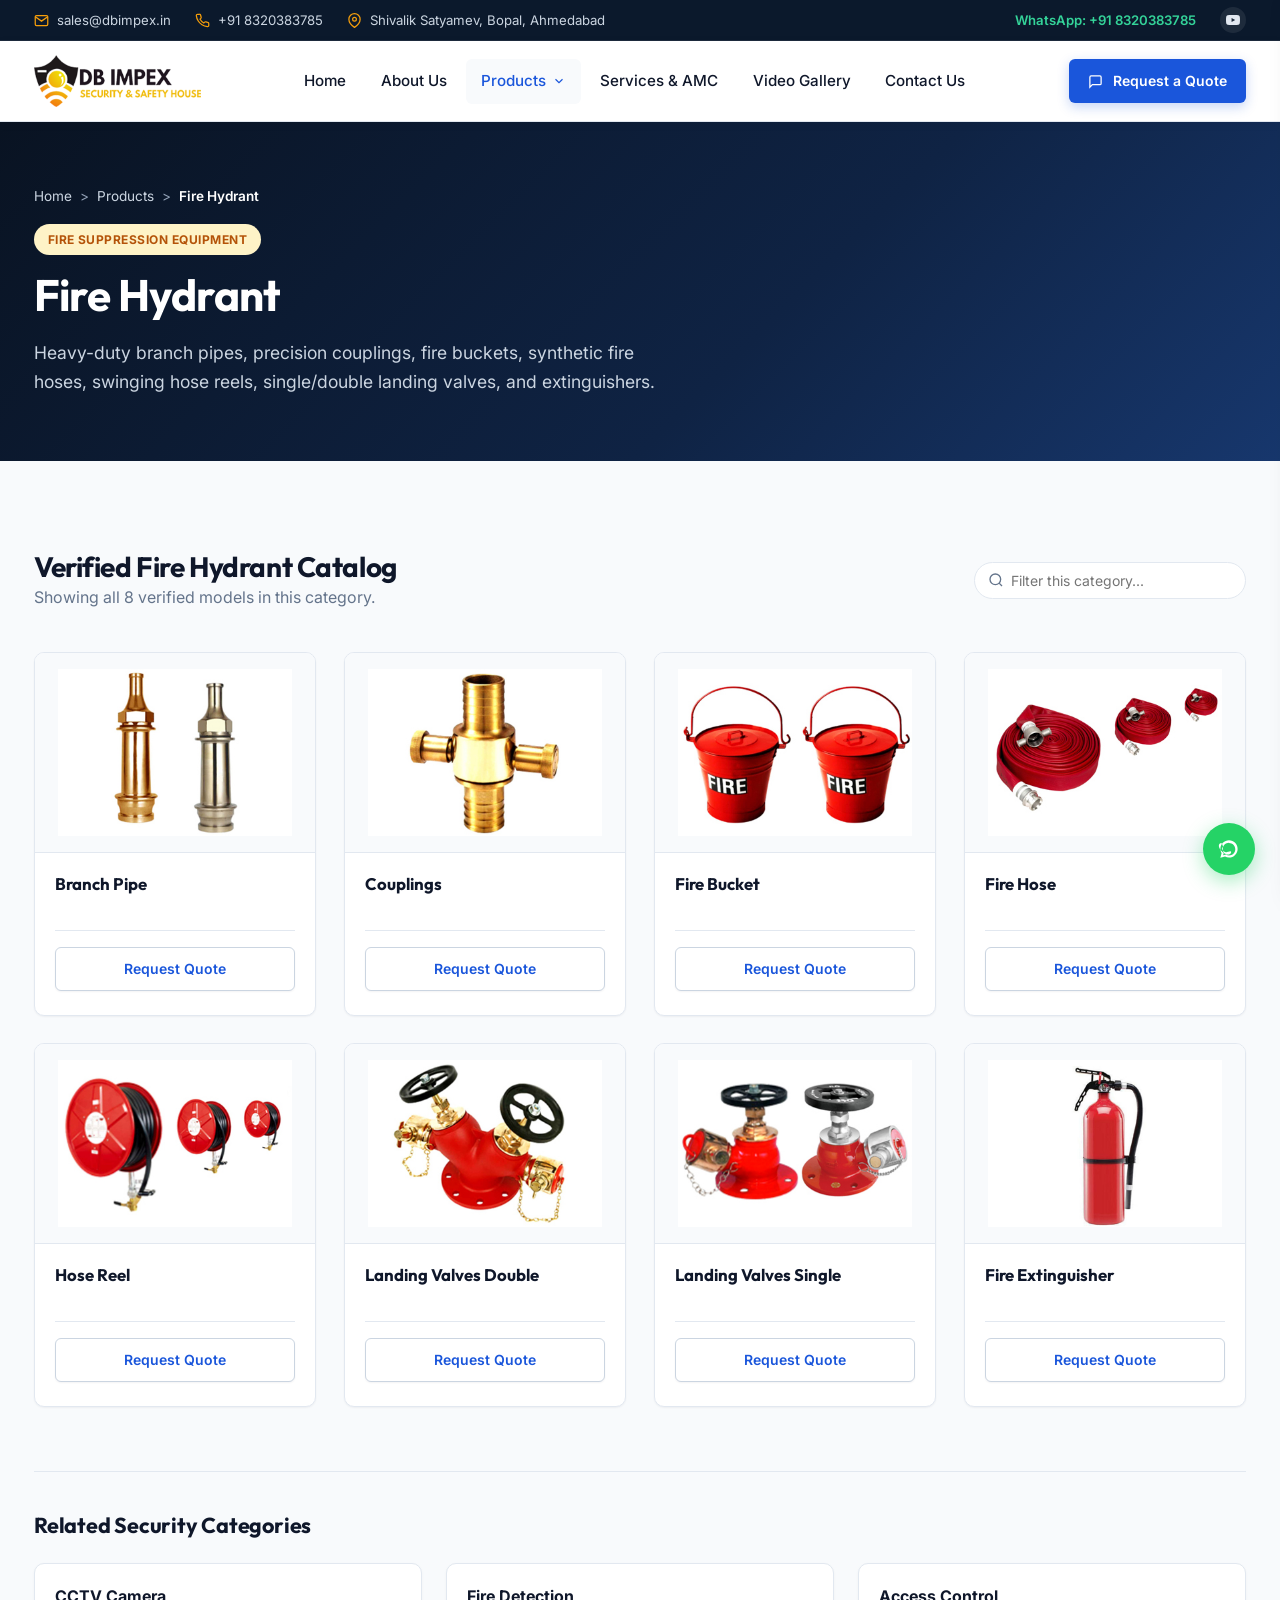
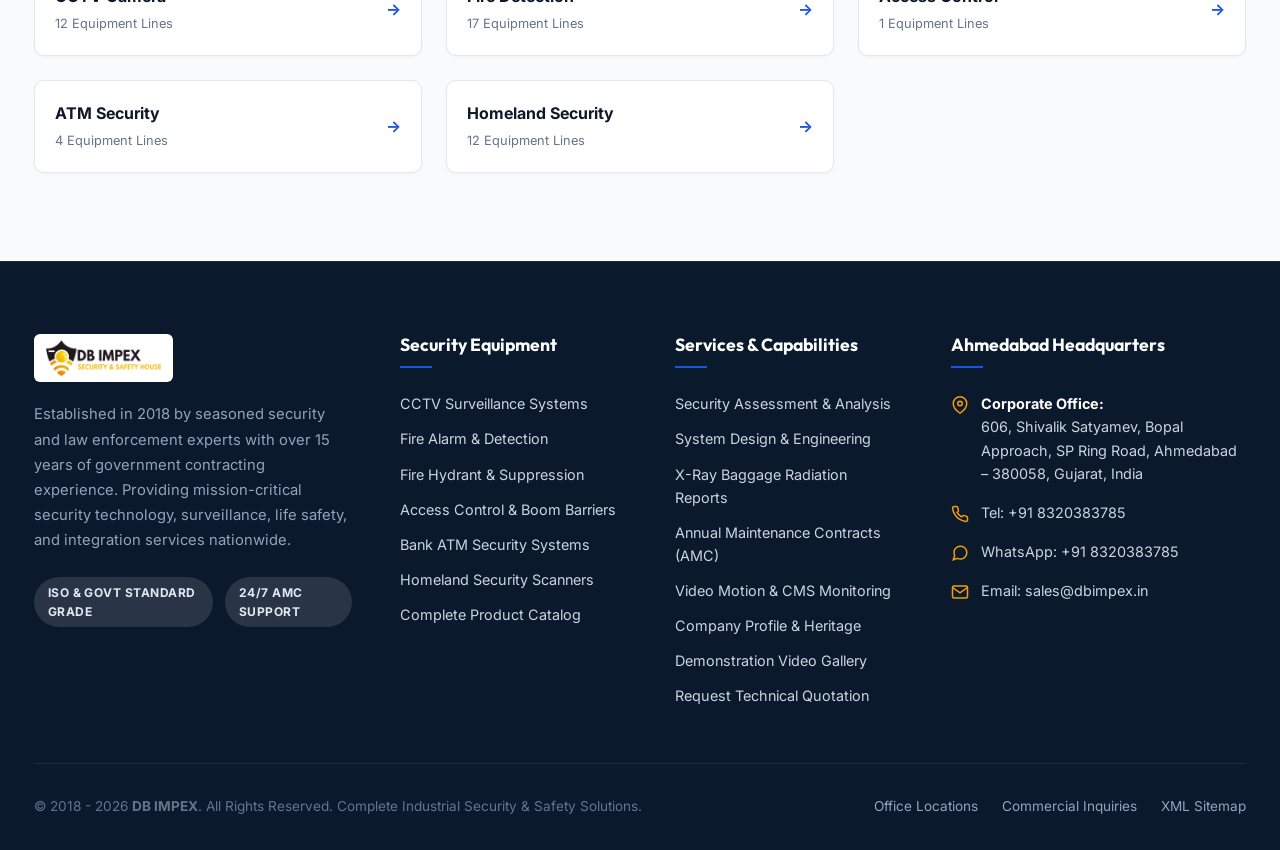
<file: fire-hydrant.html>
<!DOCTYPE html>
<html lang="en">
<head>
  <meta charset="utf-8">
  <meta name="viewport" content="width=device-width, initial-scale=1.0">
  <meta http-equiv="X-UA-Compatible" content="IE=edge">
  <title>Fire Hydrant Systems & Equipment | DB IMPEX Ahmedabad</title>
  <meta name="description" content="Explore DB IMPEX's authentic Fire Hydrant product range: Heavy-duty branch pipes, precision couplings, fire buckets, synthetic fire hoses, swinging hose reels, single/double landing valves, and extinguishers.. Industrial grade with installation and warranty.">
  <meta name="keywords" content="DB Impex, Security and Safety Solutions, CCTV Camera, Fire Detection, Fire Hydrant, Access Control, ATM Security, Homeland Security, Baggage Scanner, Ahmedabad">
  <link rel="canonical" href="https://dbimpex.in/">

  <!-- Open Graph -->
  <meta property="og:title" content="Fire Hydrant Systems & Equipment | DB IMPEX Ahmedabad">
  <meta property="og:description" content="Explore DB IMPEX's authentic Fire Hydrant product range: Heavy-duty branch pipes, precision couplings, fire buckets, synthetic fire hoses, swinging hose reels, single/double landing valves, and extinguishers.. Industrial grade with installation and warranty.">
  <meta property="og:type" content="website">
  <meta property="og:url" content="https://dbimpex.in/">
  <meta property="og:image" content="https://dbimpex.in/assets/images/favicon-512x512.png">

  <!-- Official Favicons -->
  <link rel="shortcut icon" href="favicon.ico" type="image/x-icon">
  <link rel="icon" type="image/png" sizes="32x32" href="assets/images/favicon-32x32.png">
  <link rel="icon" type="image/png" sizes="16x16" href="assets/images/favicon-16x16.png">
  <link rel="icon" type="image/png" sizes="192x192" href="assets/images/favicon-192x192.png">
  <link rel="apple-touch-icon" sizes="180x180" href="assets/images/apple-touch-icon.png">

  <!-- Core Styles -->
  <link rel="stylesheet" href="assets/css/style.css">

  <!-- Schema.org Structured Data -->
  <script type="application/ld+json">
  {
    "@context": "https://schema.org",
    "@type": "SecurityService",
    "name": "DB IMPEX",
    "image": "https://dbimpex.in/assets/images/db-impex-logo.png",
    "url": "https://dbimpex.in/",
    "telephone": "+918320383785",
    "email": "sales@dbimpex.in",
    "address": {
      "@type": "PostalAddress",
      "streetAddress": "606, Shivalik Satyamev, Bopal Approach, SP Ring Road",
      "addressLocality": "Ahmedabad",
      "addressRegion": "Gujarat",
      "postalCode": "380058",
      "addressCountry": "IN"
    },
    "sameAs": [
      "https://www.youtube.com/channel/UCGA_NkZcM_EIrCE6m0U77zg"
    ]
  }
  </script>
</head>
<body>

    <!-- Top Bar -->
    <div class="top-bar">
      <div class="container top-bar-inner">
        <div class="top-bar-left">
          <div class="top-info-item">
            <svg width="15" height="15" viewBox="0 0 24 24" fill="none" stroke="currentColor" stroke-width="2"><path d="M4 4h16c1.1 0 2 .9 2 2v12c0 1.1-.9 2-2 2H4c-1.1 0-2-.9-2-2V6c0-1.1.9-2 2-2z"></path><polyline points="22,6 12,13 2,6"></polyline></svg>
            <a href="mailto:sales@dbimpex.in">sales@dbimpex.in</a>
          </div>
          <div class="top-info-item">
            <svg width="15" height="15" viewBox="0 0 24 24" fill="none" stroke="currentColor" stroke-width="2"><path d="M22 16.92v3a2 2 0 0 1-2.18 2 19.79 19.79 0 0 1-8.63-3.07 19.5 19.5 0 0 1-6-6 19.79 19.79 0 0 1-3.07-8.67A2 2 0 0 1 4.11 2h3a2 2 0 0 1 2 1.72 12.84 12.84 0 0 0 .7 2.81 2 2 0 0 1-.45 2.11L8.09 9.91a16 16 0 0 0 6 6l1.27-1.27a2 2 0 0 1 2.11-.45 12.84 12.84 0 0 0 2.81.7A2 2 0 0 1 22 16.92z"></path></svg>
            <a href="tel:+918320383785">+91 8320383785</a>
          </div>
          <div class="top-info-item">
            <svg width="15" height="15" viewBox="0 0 24 24" fill="none" stroke="currentColor" stroke-width="2"><path d="M21 10c0 7-9 13-9 13s-9-6-9-13a9 9 0 0 1 18 0z"></path><circle cx="12" cy="10" r="3"></circle></svg>
            <span>Shivalik Satyamev, Bopal, Ahmedabad</span>
          </div>
        </div>
        <div class="top-bar-right">
          <div class="top-info-item">
            <a href="https://wa.me/918320383785" target="_blank" rel="noopener" style="display:inline-flex;align-items:center;gap:0.35rem;color:#34D399;font-weight:600;">
              <span>WhatsApp: +91 8320383785</span>
            </a>
          </div>
          <div class="top-social-links">
            <a href="https://www.youtube.com/channel/UCGA_NkZcM_EIrCE6m0U77zg" target="_blank" rel="noopener" title="YouTube Channel" aria-label="YouTube">
              <svg width="14" height="14" viewBox="0 0 24 24" fill="currentColor"><path d="M23.498 6.186a3.016 3.016 0 0 0-2.122-2.136C19.505 3.545 12 3.545 12 3.545s-7.505 0-9.377.505A3.017 3.017 0 0 0 .502 6.186C0 8.07 0 12 0 12s0 3.93.502 5.814a3.016 3.016 0 0 0 2.122 2.136c1.871.505 9.376.505 9.376.505s7.505 0 9.377-.505a3.015 3.015 0 0 0 2.122-2.136C24 15.93 24 12 24 12s0-3.93-.502-5.814zM9.545 15.568V8.432L15.818 12l-6.273 3.568z"/></svg>
            </a>
          </div>
        </div>
      </div>
    </div>

    <!-- Main Navigation Header -->
    <header class="site-header">
      <div class="container header-container">
        <a href="index.html" class="site-logo" aria-label="DB IMPEX Homepage">
          <img src="assets/images/db-impex-logo.png" alt="DB IMPEX - Security & Safety House Logo">
        </a>

        <nav class="main-nav" aria-label="Primary Navigation">
          <div class="nav-item ">
            <a href="index.html" class="nav-link">Home</a>
          </div>
          <div class="nav-item ">
            <a href="about-us.html" class="nav-link">About Us</a>
          </div>

          <!-- Products Dropdown -->
          <div class="nav-item active">
            <a href="products.html" class="nav-link">
              Products
              <svg class="chevron" width="14" height="14" viewBox="0 0 24 24" fill="none" stroke="currentColor" stroke-width="2"><polyline points="6 9 12 15 18 9"></polyline></svg>
            </a>
            <div class="dropdown-menu">
              <a href="cctv-camera.html" class="dropdown-item">
                <div class="item-icon">
                  <svg width="16" height="16" viewBox="0 0 24 24" fill="none" stroke="currentColor" stroke-width="2"><path d="M23 19a2 2 0 0 1-2 2H3a2 2 0 0 1-2-2V8a2 2 0 0 1 2-2h4l2-3h6l2 3h4a2 2 0 0 1 2 2z"></path><circle cx="12" cy="13" r="4"></circle></svg>
                </div>
                <div class="item-info">
                  <span class="item-title">CCTV Camera</span>
                  <span class="item-count">12 Industrial Models</span>
                </div>
              </a>
              <a href="fire-detection.html" class="dropdown-item">
                <div class="item-icon">
                  <svg width="16" height="16" viewBox="0 0 24 24" fill="none" stroke="currentColor" stroke-width="2"><path d="M8.5 14.5A2.5 2.5 0 0 0 11 12c0-1.38-.5-2-1-3-1.072-2.143-.224-4.054 2-6 .5 2.5 2 4.9 4 6.5 2 1.6 3 3.5 3 5.5a7 7 0 1 1-14 0c0-1.153.433-2.294 1-3a2.5 2.5 0 0 0 2.5 2.5z"></path></svg>
                </div>
                <div class="item-info">
                  <span class="item-title">Fire Detection</span>
                  <span class="item-count">17 Alarm & Detector Systems</span>
                </div>
              </a>
              <a href="fire-hydrant.html" class="dropdown-item">
                <div class="item-icon">
                  <svg width="16" height="16" viewBox="0 0 24 24" fill="none" stroke="currentColor" stroke-width="2"><path d="M12 2v20M17 5H9.5a3.5 3.5 0 0 0 0 7h5a3.5 3.5 0 0 1 0 7H6"></path></svg>
                </div>
                <div class="item-info">
                  <span class="item-title">Fire Hydrant</span>
                  <span class="item-count">8 Valves, Hoses & Pipes</span>
                </div>
              </a>
              <a href="access-control.html" class="dropdown-item">
                <div class="item-icon">
                  <svg width="16" height="16" viewBox="0 0 24 24" fill="none" stroke="currentColor" stroke-width="2"><rect x="3" y="11" width="18" height="11" rx="2" ry="2"></rect><path d="M7 11V7a5 5 0 0 1 10 0v4"></path></svg>
                </div>
                <div class="item-info">
                  <span class="item-title">Access Control & Boom Barrier</span>
                  <span class="item-count">Perimeter & Gate Systems</span>
                </div>
              </a>
              <a href="atm-security.html" class="dropdown-item">
                <div class="item-icon">
                  <svg width="16" height="16" viewBox="0 0 24 24" fill="none" stroke="currentColor" stroke-width="2"><rect x="2" y="4" width="20" height="16" rx="2"></rect><line x1="12" y1="8" x2="12" y2="16"></line><line x1="8" y1="12" x2="16" y2="12"></line></svg>
                </div>
                <div class="item-info">
                  <span class="item-title">ATM Security</span>
                  <span class="item-count">4 Udar & Gas Deterrent Systems</span>
                </div>
              </a>
              <a href="homeland-security.html" class="dropdown-item">
                <div class="item-icon">
                  <svg width="16" height="16" viewBox="0 0 24 24" fill="none" stroke="currentColor" stroke-width="2"><polygon points="12 2 2 7 12 12 22 7 12 2"></polygon><polyline points="2 17 12 22 22 17"></polyline><polyline points="2 12 12 17 22 12"></polyline></svg>
                </div>
                <div class="item-info">
                  <span class="item-title">Homeland Security</span>
                  <span class="item-count">12 Scanners & Detection Devices</span>
                </div>
              </a>
              <div style="border-top:1px solid #E2E8F0; margin-top:0.5rem; padding-top:0.5rem;">
                <a href="products.html" style="font-size:0.85rem; font-weight:700; color:#1A56DB; display:block; padding:0.5rem 1rem;">
                  View Full Product Directory →
                </a>
              </div>
            </div>
          </div>

          <div class="nav-item ">
            <a href="services.html" class="nav-link">Services & AMC</a>
          </div>
          <div class="nav-item ">
            <a href="gallery.html" class="nav-link">Video Gallery</a>
          </div>
          <div class="nav-item ">
            <a href="contact-us.html" class="nav-link">Contact Us</a>
          </div>
        </nav>

        <div class="header-actions">
          <a href="enquiry-now.html" class="btn btn-primary btn-sm open-quote-modal" data-product="General Product Inquiry">
            <svg width="15" height="15" viewBox="0 0 24 24" fill="none" stroke="currentColor" stroke-width="2"><path d="M21 15a2 2 0 0 1-2 2H7l-4 4V5a2 2 0 0 1 2-2h14a2 2 0 0 1 2 2z"></path></svg>
            Request a Quote
          </a>
          <button class="mobile-menu-toggle" aria-label="Toggle mobile menu">
            <svg width="24" height="24" viewBox="0 0 24 24" fill="none" stroke="currentColor" stroke-width="2"><line x1="3" y1="12" x2="21" y2="12"></line><line x1="3" y1="6" x2="21" y2="6"></line><line x1="3" y1="18" x2="21" y2="18"></line></svg>
          </button>
        </div>
      </div>
    </header>

    <!-- Mobile Drawer -->
    <div class="mobile-drawer-overlay"></div>
    <div class="mobile-nav-drawer">
      <div class="drawer-header">
        <img src="assets/images/db-impex-logo.png" alt="DB IMPEX Logo">
        <button class="drawer-close" aria-label="Close menu">&times;</button>
      </div>
      <div class="mobile-nav-list">
        <a href="index.html" class="mobile-nav-link">Home</a>
        <a href="about-us.html" class="mobile-nav-link">About Us</a>
        <div>
          <a href="#" class="mobile-nav-link mobile-submenu-toggle">
            Products
            <svg width="14" height="14" viewBox="0 0 24 24" fill="none" stroke="currentColor" stroke-width="2"><polyline points="6 9 12 15 18 9"></polyline></svg>
          </a>
          <div class="mobile-submenu">
            <a href="products.html">All Products Catalog</a>
            <a href="cctv-camera.html">CCTV Camera (12)</a>
            <a href="fire-detection.html">Fire Detection (17)</a>
            <a href="fire-hydrant.html">Fire Hydrant (8)</a>
            <a href="access-control.html">Access Control & Boom Barriers</a>
            <a href="atm-security.html">ATM Security (4)</a>
            <a href="homeland-security.html">Homeland Security (12)</a>
          </div>
        </div>
        <a href="services.html" class="mobile-nav-link">Services & AMC</a>
        <a href="gallery.html" class="mobile-nav-link">Video Gallery</a>
        <a href="contact-us.html" class="mobile-nav-link">Contact Us</a>
        <a href="enquiry-now.html" class="mobile-nav-link" style="color:var(--brand-blue);font-weight:700;">Enquiry Now</a>
      </div>
      <div style="margin-top:auto; padding-top:1.5rem; border-top:1px solid #E2E8F0;">
        <p style="font-size:0.85rem; color:#64748B; margin-bottom:0.75rem;">Need immediate assistance?</p>
        <a href="tel:+918320383785" class="btn btn-secondary btn-sm" style="width:100%; margin-bottom:0.5rem;">Call: +91 8320383785</a>
        <a href="https://wa.me/918320383785" class="btn btn-accent btn-sm" style="width:100%;" target="_blank">Chat on WhatsApp</a>
      </div>
    </div>
    
        <!-- Category Banner -->
        <section style="background:linear-gradient(135deg, #091322 0%, #0F2344 60%, #17376D 100%); color:#FFFFFF; padding:4rem 0;">
          <div class="container">
            <div style="display:flex; align-items:center; gap:0.5rem; font-size:0.85rem; color:#94A3B8; margin-bottom:1rem;">
              <a href="index.html" style="color:#CBD5E1;">Home</a> &gt;
              <a href="products.html" style="color:#CBD5E1;">Products</a> &gt;
              <span style="color:#FFFFFF; font-weight:600;">Fire Hydrant</span>
            </div>
            <span class="badge badge-amber" style="margin-bottom:0.75rem;">Fire Suppression Equipment</span>
            <h1 style="color:#FFFFFF; font-size:2.75rem; margin-bottom:1rem;">Fire Hydrant</h1>
            <p style="color:#CBD5E1; font-size:1.1rem; max-width:650px;">
              Heavy-duty branch pipes, precision couplings, fire buckets, synthetic fire hoses, swinging hose reels, single/double landing valves, and extinguishers.
            </p>
          </div>
        </section>

        <!-- Category Overview & Products -->
        <section class="section section-bg-light">
          <div class="container">
            <div style="display:flex; justify-content:space-between; align-items:center; flex-wrap:wrap; gap:1rem; margin-bottom:2.5rem;">
              <div>
                <h2 style="font-size:1.75rem;">Verified Fire Hydrant Catalog</h2>
                <p style="color:#64748B;">Showing all 8 verified models in this category.</p>
              </div>
              <div class="filter-search">
                <svg width="16" height="16" viewBox="0 0 24 24" fill="none" stroke="currentColor" stroke-width="2"><circle cx="11" cy="11" r="8"></circle><line x1="21" y1="21" x2="16.65" y2="16.65"></line></svg>
                <input type="text" id="product-search" placeholder="Filter this category...">
              </div>
            </div>

            <div class="products-grid">
        
    <div class="product-card" data-category="fire-hydrant">
      <div class="product-img-wrap">
        <img src="assets/images/images_fire-pro_fire-13.jpg" alt="Branch Pipe" loading="lazy">
      </div>
      <div class="product-card-body">
        <h4 class="product-card-title">Branch Pipe</h4>
        <div class="product-card-action">
          <button class="btn btn-secondary btn-sm open-quote-modal" data-product="Branch Pipe (Fire Hydrant)">
            Request Quote
          </button>
        </div>
      </div>
    </div>
    
    <div class="product-card" data-category="fire-hydrant">
      <div class="product-img-wrap">
        <img src="assets/images/images_fire-pro_fire-14.jpg" alt="Couplings" loading="lazy">
      </div>
      <div class="product-card-body">
        <h4 class="product-card-title">Couplings</h4>
        <div class="product-card-action">
          <button class="btn btn-secondary btn-sm open-quote-modal" data-product="Couplings (Fire Hydrant)">
            Request Quote
          </button>
        </div>
      </div>
    </div>
    
    <div class="product-card" data-category="fire-hydrant">
      <div class="product-img-wrap">
        <img src="assets/images/images_fire-pro_fire-15.jpg" alt="Fire Bucket" loading="lazy">
      </div>
      <div class="product-card-body">
        <h4 class="product-card-title">Fire Bucket</h4>
        <div class="product-card-action">
          <button class="btn btn-secondary btn-sm open-quote-modal" data-product="Fire Bucket (Fire Hydrant)">
            Request Quote
          </button>
        </div>
      </div>
    </div>
    
    <div class="product-card" data-category="fire-hydrant">
      <div class="product-img-wrap">
        <img src="assets/images/images_fire-pro_fire-16.jpg" alt="Fire Hose" loading="lazy">
      </div>
      <div class="product-card-body">
        <h4 class="product-card-title">Fire Hose</h4>
        <div class="product-card-action">
          <button class="btn btn-secondary btn-sm open-quote-modal" data-product="Fire Hose (Fire Hydrant)">
            Request Quote
          </button>
        </div>
      </div>
    </div>
    
    <div class="product-card" data-category="fire-hydrant">
      <div class="product-img-wrap">
        <img src="assets/images/images_fire-pro_fire-17.jpg" alt="Hose Reel" loading="lazy">
      </div>
      <div class="product-card-body">
        <h4 class="product-card-title">Hose Reel</h4>
        <div class="product-card-action">
          <button class="btn btn-secondary btn-sm open-quote-modal" data-product="Hose Reel (Fire Hydrant)">
            Request Quote
          </button>
        </div>
      </div>
    </div>
    
    <div class="product-card" data-category="fire-hydrant">
      <div class="product-img-wrap">
        <img src="assets/images/images_fire-pro_fire-18.jpg" alt="Landing Valves Double" loading="lazy">
      </div>
      <div class="product-card-body">
        <h4 class="product-card-title">Landing Valves Double</h4>
        <div class="product-card-action">
          <button class="btn btn-secondary btn-sm open-quote-modal" data-product="Landing Valves Double (Fire Hydrant)">
            Request Quote
          </button>
        </div>
      </div>
    </div>
    
    <div class="product-card" data-category="fire-hydrant">
      <div class="product-img-wrap">
        <img src="assets/images/images_fire-pro_fire-19.jpg" alt="Landing Valves Single" loading="lazy">
      </div>
      <div class="product-card-body">
        <h4 class="product-card-title">Landing Valves Single</h4>
        <div class="product-card-action">
          <button class="btn btn-secondary btn-sm open-quote-modal" data-product="Landing Valves Single (Fire Hydrant)">
            Request Quote
          </button>
        </div>
      </div>
    </div>
    
    <div class="product-card" data-category="fire-hydrant">
      <div class="product-img-wrap">
        <img src="assets/images/images_fire-pro_fire-20.jpg" alt="Fire Extinguisher" loading="lazy">
      </div>
      <div class="product-card-body">
        <h4 class="product-card-title">Fire Extinguisher</h4>
        <div class="product-card-action">
          <button class="btn btn-secondary btn-sm open-quote-modal" data-product="Fire Extinguisher (Fire Hydrant)">
            Request Quote
          </button>
        </div>
      </div>
    </div>
    
            </div>

            <!-- Related Categories -->
            <div style="margin-top:4rem; padding-top:2.5rem; border-top:1px solid #E2E8F0;">
              <h3 style="margin-bottom:1.5rem; font-size:1.35rem;">Related Security Categories</h3>
              <div style="display:grid; grid-template-columns:repeat(3, 1fr); gap:1.5rem;">
        
                <a href="cctv-camera.html" style="background:#FFFFFF; padding:1.25rem; border-radius:10px; border:1px solid #E2E8F0; display:flex; align-items:center; justify-content:space-between; box-shadow:0 1px 3px rgba(0,0,0,0.04);">
                  <div>
                    <strong style="color:#0F172A; display:block; font-size:1rem;">CCTV Camera</strong>
                    <span style="font-size:0.8rem; color:#64748B;">12 Equipment Lines</span>
                  </div>
                  <span style="color:#2156DA; font-weight:bold;">&rarr;</span>
                </a>
                
                <a href="fire-detection.html" style="background:#FFFFFF; padding:1.25rem; border-radius:10px; border:1px solid #E2E8F0; display:flex; align-items:center; justify-content:space-between; box-shadow:0 1px 3px rgba(0,0,0,0.04);">
                  <div>
                    <strong style="color:#0F172A; display:block; font-size:1rem;">Fire Detection</strong>
                    <span style="font-size:0.8rem; color:#64748B;">17 Equipment Lines</span>
                  </div>
                  <span style="color:#2156DA; font-weight:bold;">&rarr;</span>
                </a>
                
                <a href="access-control.html" style="background:#FFFFFF; padding:1.25rem; border-radius:10px; border:1px solid #E2E8F0; display:flex; align-items:center; justify-content:space-between; box-shadow:0 1px 3px rgba(0,0,0,0.04);">
                  <div>
                    <strong style="color:#0F172A; display:block; font-size:1rem;">Access Control</strong>
                    <span style="font-size:0.8rem; color:#64748B;">1 Equipment Lines</span>
                  </div>
                  <span style="color:#2156DA; font-weight:bold;">&rarr;</span>
                </a>
                
                <a href="atm-security.html" style="background:#FFFFFF; padding:1.25rem; border-radius:10px; border:1px solid #E2E8F0; display:flex; align-items:center; justify-content:space-between; box-shadow:0 1px 3px rgba(0,0,0,0.04);">
                  <div>
                    <strong style="color:#0F172A; display:block; font-size:1rem;">ATM Security</strong>
                    <span style="font-size:0.8rem; color:#64748B;">4 Equipment Lines</span>
                  </div>
                  <span style="color:#2156DA; font-weight:bold;">&rarr;</span>
                </a>
                
                <a href="homeland-security.html" style="background:#FFFFFF; padding:1.25rem; border-radius:10px; border:1px solid #E2E8F0; display:flex; align-items:center; justify-content:space-between; box-shadow:0 1px 3px rgba(0,0,0,0.04);">
                  <div>
                    <strong style="color:#0F172A; display:block; font-size:1rem;">Homeland Security</strong>
                    <span style="font-size:0.8rem; color:#64748B;">12 Equipment Lines</span>
                  </div>
                  <span style="color:#2156DA; font-weight:bold;">&rarr;</span>
                </a>
                
              </div>
            </div>
          </div>
        </section>
        
    <!-- Footer -->
    <footer class="site-footer">
      <div class="container">
        <div class="footer-grid">
          <!-- Col 1: Brand Info -->
          <div class="footer-col footer-brand">
            <a href="index.html">
              <img src="assets/images/db-impex-logo.png" alt="DB IMPEX" style="height:48px; background:#FFFFFF; padding:6px 12px; border-radius:6px;">
            </a>
            <p>
              Established in 2018 by seasoned security and law enforcement experts with over 15 years of government contracting experience. Providing mission-critical security technology, surveillance, life safety, and integration services nationwide.
            </p>
            <div style="display:flex; gap:0.75rem;">
              <span class="badge badge-dark">ISO & Govt Standard Grade</span>
              <span class="badge badge-dark">24/7 AMC Support</span>
            </div>
          </div>

          <!-- Col 2: Product Categories -->
          <div class="footer-col">
            <h4>Security Equipment</h4>
            <div class="footer-links">
              <a href="cctv-camera.html">CCTV Surveillance Systems</a>
              <a href="fire-detection.html">Fire Alarm & Detection</a>
              <a href="fire-hydrant.html">Fire Hydrant & Suppression</a>
              <a href="access-control.html">Access Control & Boom Barriers</a>
              <a href="atm-security.html">Bank ATM Security Systems</a>
              <a href="homeland-security.html">Homeland Security Scanners</a>
              <a href="products.html">Complete Product Catalog</a>
            </div>
          </div>

          <!-- Col 3: Services & Navigation -->
          <div class="footer-col">
            <h4>Services & Capabilities</h4>
            <div class="footer-links">
              <a href="services.html">Security Assessment & Analysis</a>
              <a href="services.html">System Design & Engineering</a>
              <a href="services.html">X-Ray Baggage Radiation Reports</a>
              <a href="services.html">Annual Maintenance Contracts (AMC)</a>
              <a href="services.html">Video Motion & CMS Monitoring</a>
              <a href="about-us.html">Company Profile & Heritage</a>
              <a href="gallery.html">Demonstration Video Gallery</a>
              <a href="enquiry-now.html">Request Technical Quotation</a>
            </div>
          </div>

          <!-- Col 4: Verified Contact Details -->
          <div class="footer-col">
            <h4>Ahmedabad Headquarters</h4>
            <div class="footer-contact-item">
              <svg width="18" height="18" viewBox="0 0 24 24" fill="none" stroke="currentColor" stroke-width="2"><path d="M21 10c0 7-9 13-9 13s-9-6-9-13a9 9 0 0 1 18 0z"></path><circle cx="12" cy="10" r="3"></circle></svg>
              <div>
                <strong style="color:#FFFFFF; display:block;">Corporate Office:</strong>
                606, Shivalik Satyamev, Bopal Approach, SP Ring Road, Ahmedabad – 380058, Gujarat, India
              </div>
            </div>
            <div class="footer-contact-item">
              <svg width="18" height="18" viewBox="0 0 24 24" fill="none" stroke="currentColor" stroke-width="2"><path d="M22 16.92v3a2 2 0 0 1-2.18 2 19.79 19.79 0 0 1-8.63-3.07 19.5 19.5 0 0 1-6-6 19.79 19.79 0 0 1-3.07-8.67A2 2 0 0 1 4.11 2h3a2 2 0 0 1 2 1.72 12.84 12.84 0 0 0 .7 2.81 2 2 0 0 1-.45 2.11L8.09 9.91a16 16 0 0 0 6 6l1.27-1.27a2 2 0 0 1 2.11-.45 12.84 12.84 0 0 0 2.81.7A2 2 0 0 1 22 16.92z"></path></svg>
              <div>
                Tel: <a href="tel:+918320383785">+91 8320383785</a>
              </div>
            </div>
            <div class="footer-contact-item">
              <svg width="18" height="18" viewBox="0 0 24 24" fill="none" stroke="currentColor" stroke-width="2"><path d="M21 11.5a8.38 8.38 0 0 1-.9 3.8 8.5 8.5 0 0 1-7.6 4.7 8.38 8.38 0 0 1-3.8-.9L3 21l1.9-5.7a8.38 8.38 0 0 1-.9-3.8 8.5 8.5 0 0 1 4.7-7.6 8.38 8.38 0 0 1 3.8-.9h.5a8.48 8.48 0 0 1 8 8v.5z"></path></svg>
              <div>
                WhatsApp: <a href="https://wa.me/918320383785" target="_blank" rel="noopener">+91 8320383785</a>
              </div>
            </div>
            <div class="footer-contact-item">
              <svg width="18" height="18" viewBox="0 0 24 24" fill="none" stroke="currentColor" stroke-width="2"><path d="M4 4h16c1.1 0 2 .9 2 2v12c0 1.1-.9 2-2 2H4c-1.1 0-2-.9-2-2V6c0-1.1.9-2 2-2z"></path><polyline points="22,6 12,13 2,6"></polyline></svg>
              <div>
                Email: <a href="mailto:sales@dbimpex.in">sales@dbimpex.in</a>
              </div>
            </div>
          </div>
        </div>

        <div class="footer-bottom">
          <div>
            &copy; 2018 - 2026 <strong>DB IMPEX</strong>. All Rights Reserved. Complete Industrial Security & Safety Solutions.
          </div>
          <div style="display:flex; gap:1.5rem;">
            <a href="contact-us.html">Office Locations</a>
            <a href="enquiry-now.html">Commercial Inquiries</a>
            <a href="sitemap.xml">XML Sitemap</a>
          </div>
        </div>
      </div>
    </footer>

    <!-- Interactive Quote Modal -->
    <div class="modal-overlay" id="quoteModal" role="dialog" aria-modal="true" aria-labelledby="modalTitle">
      <div class="modal-card">
        <div class="modal-header">
          <h3 id="modalTitle">Request a Security Equipment Quotation</h3>
          <button class="modal-close" aria-label="Close dialog">&times;</button>
        </div>
        <div class="modal-body">
          <form action="send_form_email.php" method="POST" class="ajax-form">
            <!-- Anti-spam Honeypot -->
            <input type="text" name="website_hp" style="display:none;" tabindex="-1" autocomplete="off">
            <div class="form-grid">
              <div class="form-group col-span-2">
                <label class="form-label" for="quoteProduct">Equipment / Requirement</label>
                <input type="text" id="quoteProduct" name="product" class="form-control" readonly style="background:#F1F5F9; font-weight:600; color:#1A56DB;">
              </div>
              <div class="form-group">
                <label class="form-label" for="quoteName">Full Name *</label>
                <input type="text" id="quoteName" name="full_name" class="form-control" placeholder="Your Name" required>
              </div>
              <div class="form-group">
                <label class="form-label" for="quoteCompany">Organization / Company</label>
                <input type="text" id="quoteCompany" name="company" class="form-control" placeholder="Company Name">
              </div>
              <div class="form-group">
                <label class="form-label" for="quotePhone">Phone / Mobile *</label>
                <input type="tel" id="quotePhone" name="telephone" class="form-control" placeholder="+91 XXXXX XXXXX" required>
              </div>
              <div class="form-group">
                <label class="form-label" for="quoteEmail">Business Email *</label>
                <input type="email" id="quoteEmail" name="email" class="form-control" placeholder="name@company.com" required>
              </div>
              <div class="form-group col-span-2">
                <label class="form-label" for="quoteMessage">Specifications & Project Requirements</label>
                <textarea id="quoteMessage" name="comments" class="form-control" placeholder="Specify quantity, site location, timeline or installation requirements..."></textarea>
              </div>
              <div class="form-group col-span-2">
                <button type="submit" class="btn btn-primary" style="width:100%;">Submit Official Inquiry</button>
              </div>
            </div>
          </form>
        </div>
      </div>
    </div>

    <!-- Floating Action Buttons -->
    <div class="floating-actions">
      <a href="https://wa.me/918320383785" target="_blank" rel="noopener" class="float-btn float-whatsapp" title="WhatsApp DB IMPEX" aria-label="WhatsApp Us">
        <svg width="26" height="26" viewBox="0 0 24 24" fill="currentColor"><path d="M12.031 6.172c-3.181 0-5.767 2.586-5.768 5.766-.001 1.298.38 2.27 1.019 3.287l-.711 2.598 2.668-.699c.969.584 1.769.882 2.792.882 3.182 0 5.767-2.587 5.768-5.766 0-3.18-2.586-5.768-5.768-5.768zm0-2.172c4.378 0 7.938 3.559 7.938 7.94 0 4.38-3.56 7.939-7.938 7.939-1.332 0-2.593-.332-3.7-.927l-4.331 1.135 1.155-4.225c-.663-1.163-1.062-2.511-1.062-3.922 0-4.381 3.56-7.94 7.938-7.94zm-1.897 10.749c-.279.141-.659.212-1.028.188-.415-.027-.852-.204-1.289-.481-1.127-.714-1.875-1.785-2.227-2.314-.351-.53-.027-.816.113-1.037.126-.197.279-.434.419-.651.139-.217.186-.372.279-.62.093-.248.047-.465-.023-.651-.07-.186-.628-1.512-.86-2.07-.226-.543-.456-.469-.628-.477-.163-.008-.349-.01-.535-.01-.186 0-.488.07-.744.349-.256.279-.977.954-.977 2.326s1.001 2.698 1.14 2.884c.14.186 1.968 3.006 4.77 4.215.666.288 1.187.46 1.593.589.67.213 1.28.183 1.761.111.537-.08 1.65-.674 1.883-1.325.233-.651.233-1.209.163-1.325-.07-.116-.256-.186-.535-.326z"/></svg>
      </a>
    </div>

    <!-- Scripts -->
    <script src="assets/js/main.js"></script>
    </body></html>
</file>
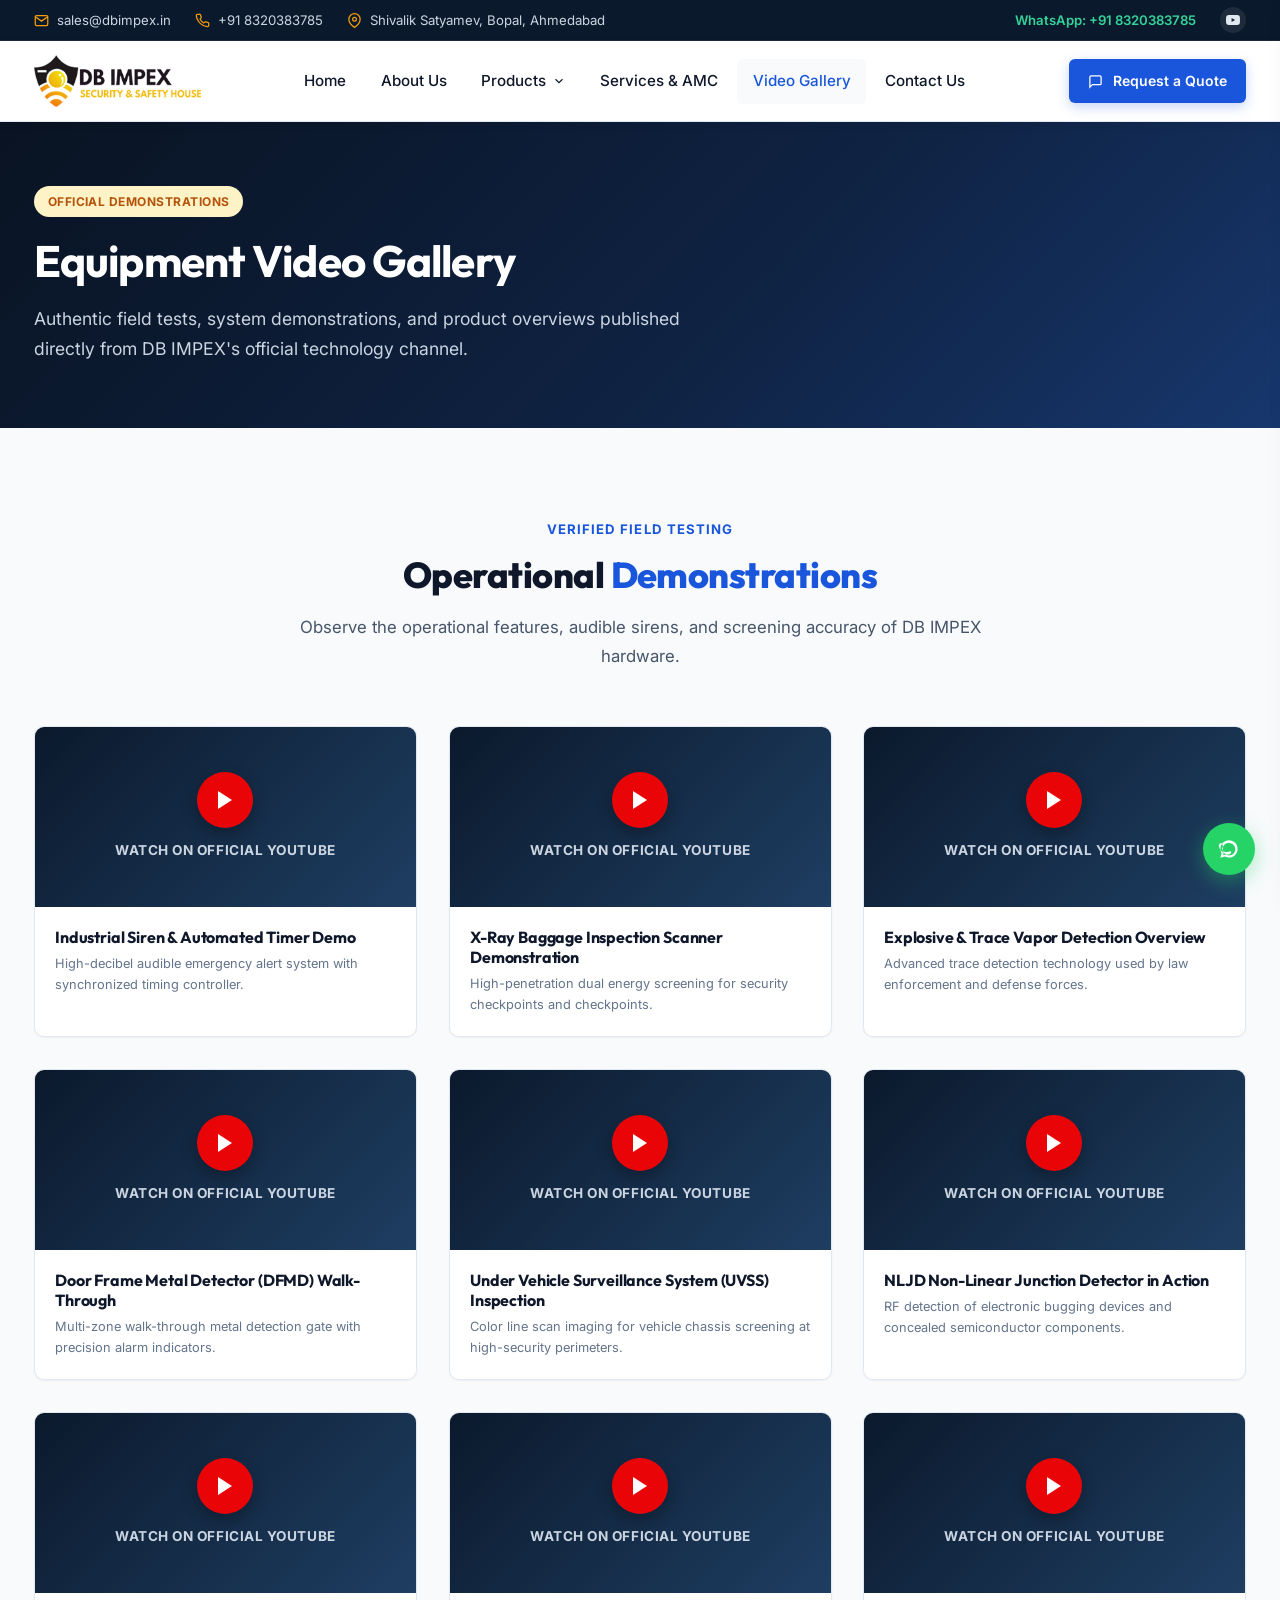
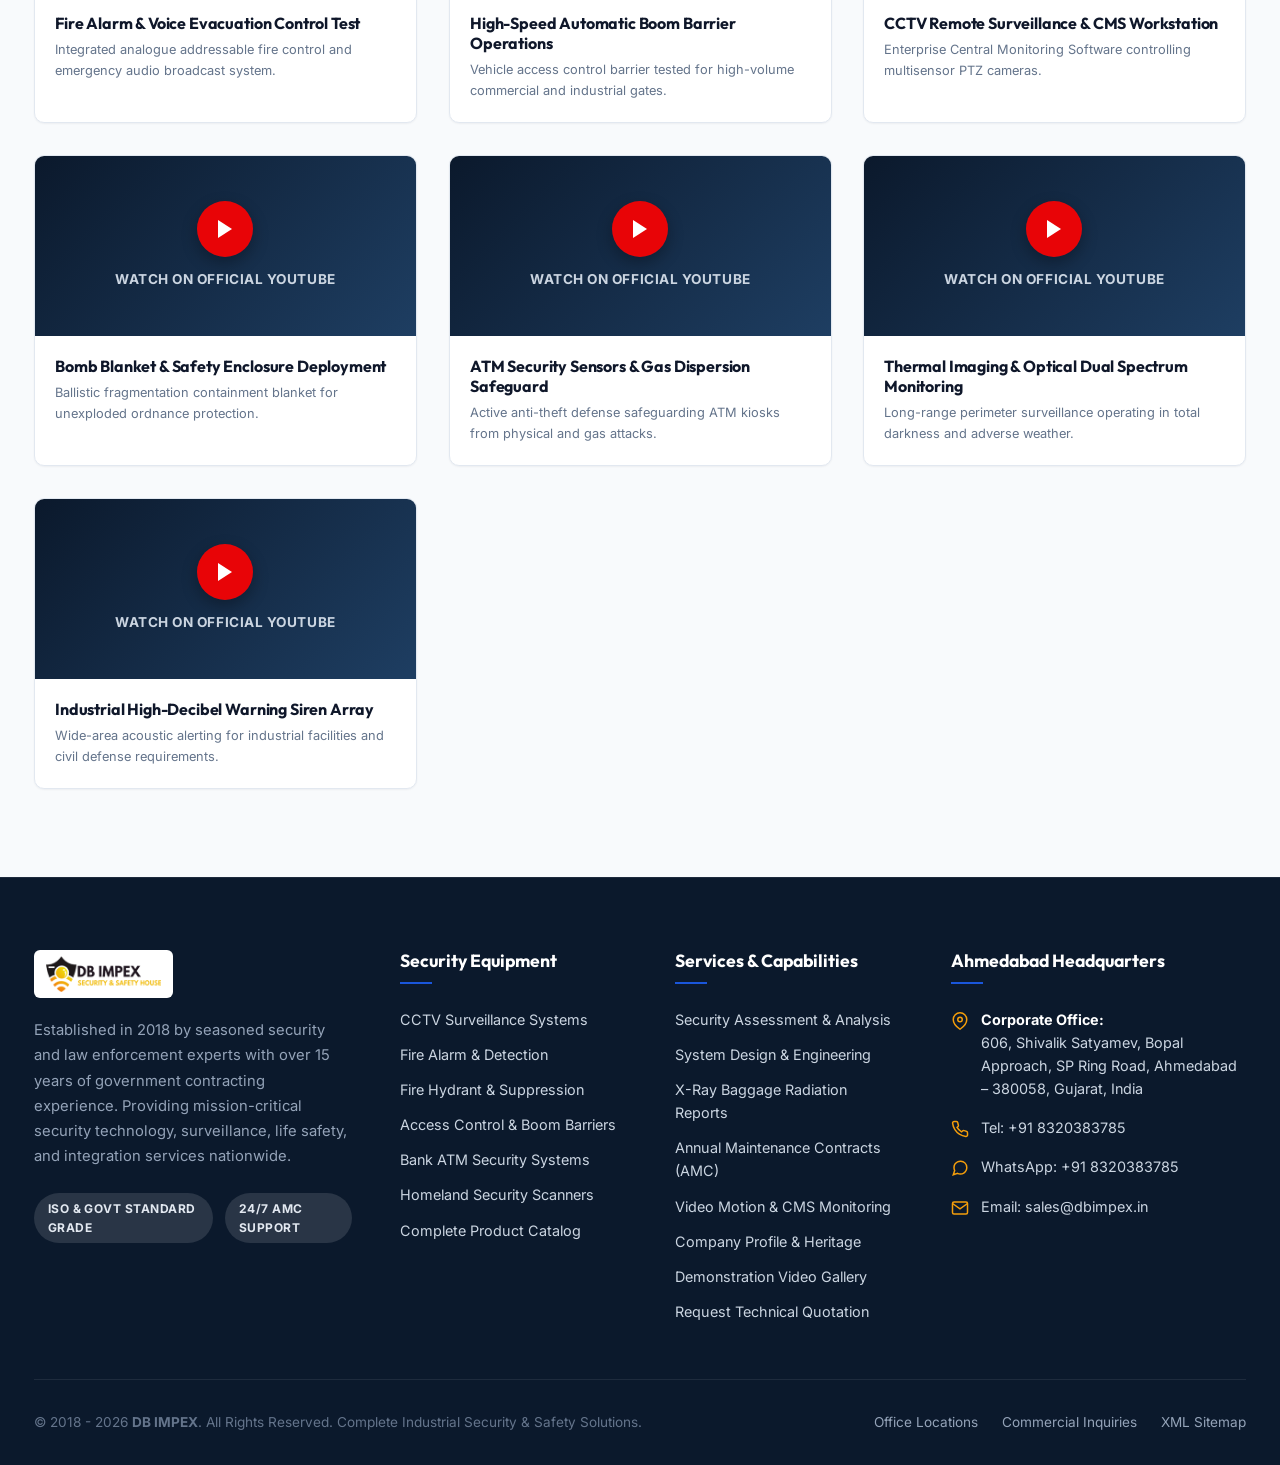
<file: gallery.html>
<!DOCTYPE html>
<html lang="en">
<head>
  <meta charset="utf-8">
  <meta name="viewport" content="width=device-width, initial-scale=1.0">
  <meta http-equiv="X-UA-Compatible" content="IE=edge">
  <title>Demonstration Video Gallery | DB IMPEX Security Equipment</title>
  <meta name="description" content="Watch genuine operational demonstrations of DB IMPEX's industrial sirens, baggage inspection scanners, non-linear junction detectors, and defense systems.">
  <meta name="keywords" content="DB Impex, Security and Safety Solutions, CCTV Camera, Fire Detection, Fire Hydrant, Access Control, ATM Security, Homeland Security, Baggage Scanner, Ahmedabad">
  <link rel="canonical" href="https://dbimpex.in/">

  <!-- Open Graph -->
  <meta property="og:title" content="Demonstration Video Gallery | DB IMPEX Security Equipment">
  <meta property="og:description" content="Watch genuine operational demonstrations of DB IMPEX's industrial sirens, baggage inspection scanners, non-linear junction detectors, and defense systems.">
  <meta property="og:type" content="website">
  <meta property="og:url" content="https://dbimpex.in/">
  <meta property="og:image" content="https://dbimpex.in/assets/images/favicon-512x512.png">

  <!-- Official Favicons -->
  <link rel="shortcut icon" href="favicon.ico" type="image/x-icon">
  <link rel="icon" type="image/png" sizes="32x32" href="assets/images/favicon-32x32.png">
  <link rel="icon" type="image/png" sizes="16x16" href="assets/images/favicon-16x16.png">
  <link rel="icon" type="image/png" sizes="192x192" href="assets/images/favicon-192x192.png">
  <link rel="apple-touch-icon" sizes="180x180" href="assets/images/apple-touch-icon.png">

  <!-- Core Styles -->
  <link rel="stylesheet" href="assets/css/style.css">

  <!-- Schema.org Structured Data -->
  <script type="application/ld+json">
  {
    "@context": "https://schema.org",
    "@type": "SecurityService",
    "name": "DB IMPEX",
    "image": "https://dbimpex.in/assets/images/db-impex-logo.png",
    "url": "https://dbimpex.in/",
    "telephone": "+918320383785",
    "email": "sales@dbimpex.in",
    "address": {
      "@type": "PostalAddress",
      "streetAddress": "606, Shivalik Satyamev, Bopal Approach, SP Ring Road",
      "addressLocality": "Ahmedabad",
      "addressRegion": "Gujarat",
      "postalCode": "380058",
      "addressCountry": "IN"
    },
    "sameAs": [
      "https://www.youtube.com/channel/UCGA_NkZcM_EIrCE6m0U77zg"
    ]
  }
  </script>
</head>
<body>

    <!-- Top Bar -->
    <div class="top-bar">
      <div class="container top-bar-inner">
        <div class="top-bar-left">
          <div class="top-info-item">
            <svg width="15" height="15" viewBox="0 0 24 24" fill="none" stroke="currentColor" stroke-width="2"><path d="M4 4h16c1.1 0 2 .9 2 2v12c0 1.1-.9 2-2 2H4c-1.1 0-2-.9-2-2V6c0-1.1.9-2 2-2z"></path><polyline points="22,6 12,13 2,6"></polyline></svg>
            <a href="mailto:sales@dbimpex.in">sales@dbimpex.in</a>
          </div>
          <div class="top-info-item">
            <svg width="15" height="15" viewBox="0 0 24 24" fill="none" stroke="currentColor" stroke-width="2"><path d="M22 16.92v3a2 2 0 0 1-2.18 2 19.79 19.79 0 0 1-8.63-3.07 19.5 19.5 0 0 1-6-6 19.79 19.79 0 0 1-3.07-8.67A2 2 0 0 1 4.11 2h3a2 2 0 0 1 2 1.72 12.84 12.84 0 0 0 .7 2.81 2 2 0 0 1-.45 2.11L8.09 9.91a16 16 0 0 0 6 6l1.27-1.27a2 2 0 0 1 2.11-.45 12.84 12.84 0 0 0 2.81.7A2 2 0 0 1 22 16.92z"></path></svg>
            <a href="tel:+918320383785">+91 8320383785</a>
          </div>
          <div class="top-info-item">
            <svg width="15" height="15" viewBox="0 0 24 24" fill="none" stroke="currentColor" stroke-width="2"><path d="M21 10c0 7-9 13-9 13s-9-6-9-13a9 9 0 0 1 18 0z"></path><circle cx="12" cy="10" r="3"></circle></svg>
            <span>Shivalik Satyamev, Bopal, Ahmedabad</span>
          </div>
        </div>
        <div class="top-bar-right">
          <div class="top-info-item">
            <a href="https://wa.me/918320383785" target="_blank" rel="noopener" style="display:inline-flex;align-items:center;gap:0.35rem;color:#34D399;font-weight:600;">
              <span>WhatsApp: +91 8320383785</span>
            </a>
          </div>
          <div class="top-social-links">
            <a href="https://www.youtube.com/channel/UCGA_NkZcM_EIrCE6m0U77zg" target="_blank" rel="noopener" title="YouTube Channel" aria-label="YouTube">
              <svg width="14" height="14" viewBox="0 0 24 24" fill="currentColor"><path d="M23.498 6.186a3.016 3.016 0 0 0-2.122-2.136C19.505 3.545 12 3.545 12 3.545s-7.505 0-9.377.505A3.017 3.017 0 0 0 .502 6.186C0 8.07 0 12 0 12s0 3.93.502 5.814a3.016 3.016 0 0 0 2.122 2.136c1.871.505 9.376.505 9.376.505s7.505 0 9.377-.505a3.015 3.015 0 0 0 2.122-2.136C24 15.93 24 12 24 12s0-3.93-.502-5.814zM9.545 15.568V8.432L15.818 12l-6.273 3.568z"/></svg>
            </a>
          </div>
        </div>
      </div>
    </div>

    <!-- Main Navigation Header -->
    <header class="site-header">
      <div class="container header-container">
        <a href="index.html" class="site-logo" aria-label="DB IMPEX Homepage">
          <img src="assets/images/db-impex-logo.png" alt="DB IMPEX - Security & Safety House Logo">
        </a>

        <nav class="main-nav" aria-label="Primary Navigation">
          <div class="nav-item ">
            <a href="index.html" class="nav-link">Home</a>
          </div>
          <div class="nav-item ">
            <a href="about-us.html" class="nav-link">About Us</a>
          </div>

          <!-- Products Dropdown -->
          <div class="nav-item ">
            <a href="products.html" class="nav-link">
              Products
              <svg class="chevron" width="14" height="14" viewBox="0 0 24 24" fill="none" stroke="currentColor" stroke-width="2"><polyline points="6 9 12 15 18 9"></polyline></svg>
            </a>
            <div class="dropdown-menu">
              <a href="cctv-camera.html" class="dropdown-item">
                <div class="item-icon">
                  <svg width="16" height="16" viewBox="0 0 24 24" fill="none" stroke="currentColor" stroke-width="2"><path d="M23 19a2 2 0 0 1-2 2H3a2 2 0 0 1-2-2V8a2 2 0 0 1 2-2h4l2-3h6l2 3h4a2 2 0 0 1 2 2z"></path><circle cx="12" cy="13" r="4"></circle></svg>
                </div>
                <div class="item-info">
                  <span class="item-title">CCTV Camera</span>
                  <span class="item-count">12 Industrial Models</span>
                </div>
              </a>
              <a href="fire-detection.html" class="dropdown-item">
                <div class="item-icon">
                  <svg width="16" height="16" viewBox="0 0 24 24" fill="none" stroke="currentColor" stroke-width="2"><path d="M8.5 14.5A2.5 2.5 0 0 0 11 12c0-1.38-.5-2-1-3-1.072-2.143-.224-4.054 2-6 .5 2.5 2 4.9 4 6.5 2 1.6 3 3.5 3 5.5a7 7 0 1 1-14 0c0-1.153.433-2.294 1-3a2.5 2.5 0 0 0 2.5 2.5z"></path></svg>
                </div>
                <div class="item-info">
                  <span class="item-title">Fire Detection</span>
                  <span class="item-count">17 Alarm & Detector Systems</span>
                </div>
              </a>
              <a href="fire-hydrant.html" class="dropdown-item">
                <div class="item-icon">
                  <svg width="16" height="16" viewBox="0 0 24 24" fill="none" stroke="currentColor" stroke-width="2"><path d="M12 2v20M17 5H9.5a3.5 3.5 0 0 0 0 7h5a3.5 3.5 0 0 1 0 7H6"></path></svg>
                </div>
                <div class="item-info">
                  <span class="item-title">Fire Hydrant</span>
                  <span class="item-count">8 Valves, Hoses & Pipes</span>
                </div>
              </a>
              <a href="access-control.html" class="dropdown-item">
                <div class="item-icon">
                  <svg width="16" height="16" viewBox="0 0 24 24" fill="none" stroke="currentColor" stroke-width="2"><rect x="3" y="11" width="18" height="11" rx="2" ry="2"></rect><path d="M7 11V7a5 5 0 0 1 10 0v4"></path></svg>
                </div>
                <div class="item-info">
                  <span class="item-title">Access Control & Boom Barrier</span>
                  <span class="item-count">Perimeter & Gate Systems</span>
                </div>
              </a>
              <a href="atm-security.html" class="dropdown-item">
                <div class="item-icon">
                  <svg width="16" height="16" viewBox="0 0 24 24" fill="none" stroke="currentColor" stroke-width="2"><rect x="2" y="4" width="20" height="16" rx="2"></rect><line x1="12" y1="8" x2="12" y2="16"></line><line x1="8" y1="12" x2="16" y2="12"></line></svg>
                </div>
                <div class="item-info">
                  <span class="item-title">ATM Security</span>
                  <span class="item-count">4 Udar & Gas Deterrent Systems</span>
                </div>
              </a>
              <a href="homeland-security.html" class="dropdown-item">
                <div class="item-icon">
                  <svg width="16" height="16" viewBox="0 0 24 24" fill="none" stroke="currentColor" stroke-width="2"><polygon points="12 2 2 7 12 12 22 7 12 2"></polygon><polyline points="2 17 12 22 22 17"></polyline><polyline points="2 12 12 17 22 12"></polyline></svg>
                </div>
                <div class="item-info">
                  <span class="item-title">Homeland Security</span>
                  <span class="item-count">12 Scanners & Detection Devices</span>
                </div>
              </a>
              <div style="border-top:1px solid #E2E8F0; margin-top:0.5rem; padding-top:0.5rem;">
                <a href="products.html" style="font-size:0.85rem; font-weight:700; color:#1A56DB; display:block; padding:0.5rem 1rem;">
                  View Full Product Directory →
                </a>
              </div>
            </div>
          </div>

          <div class="nav-item ">
            <a href="services.html" class="nav-link">Services & AMC</a>
          </div>
          <div class="nav-item active">
            <a href="gallery.html" class="nav-link">Video Gallery</a>
          </div>
          <div class="nav-item ">
            <a href="contact-us.html" class="nav-link">Contact Us</a>
          </div>
        </nav>

        <div class="header-actions">
          <a href="enquiry-now.html" class="btn btn-primary btn-sm open-quote-modal" data-product="General Product Inquiry">
            <svg width="15" height="15" viewBox="0 0 24 24" fill="none" stroke="currentColor" stroke-width="2"><path d="M21 15a2 2 0 0 1-2 2H7l-4 4V5a2 2 0 0 1 2-2h14a2 2 0 0 1 2 2z"></path></svg>
            Request a Quote
          </a>
          <button class="mobile-menu-toggle" aria-label="Toggle mobile menu">
            <svg width="24" height="24" viewBox="0 0 24 24" fill="none" stroke="currentColor" stroke-width="2"><line x1="3" y1="12" x2="21" y2="12"></line><line x1="3" y1="6" x2="21" y2="6"></line><line x1="3" y1="18" x2="21" y2="18"></line></svg>
          </button>
        </div>
      </div>
    </header>

    <!-- Mobile Drawer -->
    <div class="mobile-drawer-overlay"></div>
    <div class="mobile-nav-drawer">
      <div class="drawer-header">
        <img src="assets/images/db-impex-logo.png" alt="DB IMPEX Logo">
        <button class="drawer-close" aria-label="Close menu">&times;</button>
      </div>
      <div class="mobile-nav-list">
        <a href="index.html" class="mobile-nav-link">Home</a>
        <a href="about-us.html" class="mobile-nav-link">About Us</a>
        <div>
          <a href="#" class="mobile-nav-link mobile-submenu-toggle">
            Products
            <svg width="14" height="14" viewBox="0 0 24 24" fill="none" stroke="currentColor" stroke-width="2"><polyline points="6 9 12 15 18 9"></polyline></svg>
          </a>
          <div class="mobile-submenu">
            <a href="products.html">All Products Catalog</a>
            <a href="cctv-camera.html">CCTV Camera (12)</a>
            <a href="fire-detection.html">Fire Detection (17)</a>
            <a href="fire-hydrant.html">Fire Hydrant (8)</a>
            <a href="access-control.html">Access Control & Boom Barriers</a>
            <a href="atm-security.html">ATM Security (4)</a>
            <a href="homeland-security.html">Homeland Security (12)</a>
          </div>
        </div>
        <a href="services.html" class="mobile-nav-link">Services & AMC</a>
        <a href="gallery.html" class="mobile-nav-link">Video Gallery</a>
        <a href="contact-us.html" class="mobile-nav-link">Contact Us</a>
        <a href="enquiry-now.html" class="mobile-nav-link" style="color:var(--brand-blue);font-weight:700;">Enquiry Now</a>
      </div>
      <div style="margin-top:auto; padding-top:1.5rem; border-top:1px solid #E2E8F0;">
        <p style="font-size:0.85rem; color:#64748B; margin-bottom:0.75rem;">Need immediate assistance?</p>
        <a href="tel:+918320383785" class="btn btn-secondary btn-sm" style="width:100%; margin-bottom:0.5rem;">Call: +91 8320383785</a>
        <a href="https://wa.me/918320383785" class="btn btn-accent btn-sm" style="width:100%;" target="_blank">Chat on WhatsApp</a>
      </div>
    </div>
    
    <!-- Header Banner -->
    <section style="background:linear-gradient(135deg, #091322 0%, #0F2344 60%, #17376D 100%); color:#FFFFFF; padding:4rem 0;">
      <div class="container">
        <span class="badge badge-amber" style="margin-bottom:1rem;">OFFICIAL DEMONSTRATIONS</span>
        <h1 style="color:#FFFFFF; font-size:2.75rem; margin-bottom:1rem;">Equipment Video Gallery</h1>
        <p style="color:#CBD5E1; font-size:1.1rem; max-width:650px;">
          Authentic field tests, system demonstrations, and product overviews published directly from DB IMPEX's official technology channel.
        </p>
      </div>
    </section>

    <!-- Videos Grid -->
    <section class="section section-bg-light">
      <div class="container">
        <div class="section-header">
          <span class="section-tag">VERIFIED FIELD TESTING</span>
          <h2 class="section-title">Operational <span class="highlight">Demonstrations</span></h2>
          <p class="section-desc">Observe the operational features, audible sirens, and screening accuracy of DB IMPEX hardware.</p>
        </div>

        <div class="videos-grid">
    
          <div class="video-card">
            <div class="video-frame-wrap" style="background: linear-gradient(135deg, #0B192C 0%, #1E3E62 100%); display:flex; flex-direction:column; align-items:center; justify-content:center; padding:1.5rem; text-align:center;">
              <a href="https://www.youtube.com/channel/UCGA_NkZcM_EIrCE6m0U77zg" target="_blank" rel="noopener" style="display:flex; flex-direction:column; align-items:center; gap:0.75rem; text-decoration:none; color:#FFFFFF;">
                <div style="width:56px; height:56px; border-radius:50%; background:rgba(255,0,0,0.9); display:flex; align-items:center; justify-content:center; box-shadow:0 6px 16px rgba(0,0,0,0.3); transition:transform 0.2s;">
                  <svg width="24" height="24" viewBox="0 0 24 24" fill="#FFFFFF"><polygon points="5 3 19 12 5 21 5 3"></polygon></svg>
                </div>
                <span style="font-size:0.85rem; font-weight:700; color:#CBD5E1; letter-spacing:0.04em;">WATCH ON OFFICIAL YOUTUBE</span>
              </a>
            </div>
            <div class="video-card-body">
              <h3 class="video-card-title">Industrial Siren & Automated Timer Demo</h3>
              <p class="video-card-meta">High-decibel audible emergency alert system with synchronized timing controller.</p>
            </div>
          </div>
        
          <div class="video-card">
            <div class="video-frame-wrap" style="background: linear-gradient(135deg, #0B192C 0%, #1E3E62 100%); display:flex; flex-direction:column; align-items:center; justify-content:center; padding:1.5rem; text-align:center;">
              <a href="https://www.youtube.com/channel/UCGA_NkZcM_EIrCE6m0U77zg" target="_blank" rel="noopener" style="display:flex; flex-direction:column; align-items:center; gap:0.75rem; text-decoration:none; color:#FFFFFF;">
                <div style="width:56px; height:56px; border-radius:50%; background:rgba(255,0,0,0.9); display:flex; align-items:center; justify-content:center; box-shadow:0 6px 16px rgba(0,0,0,0.3); transition:transform 0.2s;">
                  <svg width="24" height="24" viewBox="0 0 24 24" fill="#FFFFFF"><polygon points="5 3 19 12 5 21 5 3"></polygon></svg>
                </div>
                <span style="font-size:0.85rem; font-weight:700; color:#CBD5E1; letter-spacing:0.04em;">WATCH ON OFFICIAL YOUTUBE</span>
              </a>
            </div>
            <div class="video-card-body">
              <h3 class="video-card-title">X-Ray Baggage Inspection Scanner Demonstration</h3>
              <p class="video-card-meta">High-penetration dual energy screening for security checkpoints and checkpoints.</p>
            </div>
          </div>
        
          <div class="video-card">
            <div class="video-frame-wrap" style="background: linear-gradient(135deg, #0B192C 0%, #1E3E62 100%); display:flex; flex-direction:column; align-items:center; justify-content:center; padding:1.5rem; text-align:center;">
              <a href="https://www.youtube.com/channel/UCGA_NkZcM_EIrCE6m0U77zg" target="_blank" rel="noopener" style="display:flex; flex-direction:column; align-items:center; gap:0.75rem; text-decoration:none; color:#FFFFFF;">
                <div style="width:56px; height:56px; border-radius:50%; background:rgba(255,0,0,0.9); display:flex; align-items:center; justify-content:center; box-shadow:0 6px 16px rgba(0,0,0,0.3); transition:transform 0.2s;">
                  <svg width="24" height="24" viewBox="0 0 24 24" fill="#FFFFFF"><polygon points="5 3 19 12 5 21 5 3"></polygon></svg>
                </div>
                <span style="font-size:0.85rem; font-weight:700; color:#CBD5E1; letter-spacing:0.04em;">WATCH ON OFFICIAL YOUTUBE</span>
              </a>
            </div>
            <div class="video-card-body">
              <h3 class="video-card-title">Explosive & Trace Vapor Detection Overview</h3>
              <p class="video-card-meta">Advanced trace detection technology used by law enforcement and defense forces.</p>
            </div>
          </div>
        
          <div class="video-card">
            <div class="video-frame-wrap" style="background: linear-gradient(135deg, #0B192C 0%, #1E3E62 100%); display:flex; flex-direction:column; align-items:center; justify-content:center; padding:1.5rem; text-align:center;">
              <a href="https://www.youtube.com/channel/UCGA_NkZcM_EIrCE6m0U77zg" target="_blank" rel="noopener" style="display:flex; flex-direction:column; align-items:center; gap:0.75rem; text-decoration:none; color:#FFFFFF;">
                <div style="width:56px; height:56px; border-radius:50%; background:rgba(255,0,0,0.9); display:flex; align-items:center; justify-content:center; box-shadow:0 6px 16px rgba(0,0,0,0.3); transition:transform 0.2s;">
                  <svg width="24" height="24" viewBox="0 0 24 24" fill="#FFFFFF"><polygon points="5 3 19 12 5 21 5 3"></polygon></svg>
                </div>
                <span style="font-size:0.85rem; font-weight:700; color:#CBD5E1; letter-spacing:0.04em;">WATCH ON OFFICIAL YOUTUBE</span>
              </a>
            </div>
            <div class="video-card-body">
              <h3 class="video-card-title">Door Frame Metal Detector (DFMD) Walk-Through</h3>
              <p class="video-card-meta">Multi-zone walk-through metal detection gate with precision alarm indicators.</p>
            </div>
          </div>
        
          <div class="video-card">
            <div class="video-frame-wrap" style="background: linear-gradient(135deg, #0B192C 0%, #1E3E62 100%); display:flex; flex-direction:column; align-items:center; justify-content:center; padding:1.5rem; text-align:center;">
              <a href="https://www.youtube.com/channel/UCGA_NkZcM_EIrCE6m0U77zg" target="_blank" rel="noopener" style="display:flex; flex-direction:column; align-items:center; gap:0.75rem; text-decoration:none; color:#FFFFFF;">
                <div style="width:56px; height:56px; border-radius:50%; background:rgba(255,0,0,0.9); display:flex; align-items:center; justify-content:center; box-shadow:0 6px 16px rgba(0,0,0,0.3); transition:transform 0.2s;">
                  <svg width="24" height="24" viewBox="0 0 24 24" fill="#FFFFFF"><polygon points="5 3 19 12 5 21 5 3"></polygon></svg>
                </div>
                <span style="font-size:0.85rem; font-weight:700; color:#CBD5E1; letter-spacing:0.04em;">WATCH ON OFFICIAL YOUTUBE</span>
              </a>
            </div>
            <div class="video-card-body">
              <h3 class="video-card-title">Under Vehicle Surveillance System (UVSS) Inspection</h3>
              <p class="video-card-meta">Color line scan imaging for vehicle chassis screening at high-security perimeters.</p>
            </div>
          </div>
        
          <div class="video-card">
            <div class="video-frame-wrap" style="background: linear-gradient(135deg, #0B192C 0%, #1E3E62 100%); display:flex; flex-direction:column; align-items:center; justify-content:center; padding:1.5rem; text-align:center;">
              <a href="https://www.youtube.com/channel/UCGA_NkZcM_EIrCE6m0U77zg" target="_blank" rel="noopener" style="display:flex; flex-direction:column; align-items:center; gap:0.75rem; text-decoration:none; color:#FFFFFF;">
                <div style="width:56px; height:56px; border-radius:50%; background:rgba(255,0,0,0.9); display:flex; align-items:center; justify-content:center; box-shadow:0 6px 16px rgba(0,0,0,0.3); transition:transform 0.2s;">
                  <svg width="24" height="24" viewBox="0 0 24 24" fill="#FFFFFF"><polygon points="5 3 19 12 5 21 5 3"></polygon></svg>
                </div>
                <span style="font-size:0.85rem; font-weight:700; color:#CBD5E1; letter-spacing:0.04em;">WATCH ON OFFICIAL YOUTUBE</span>
              </a>
            </div>
            <div class="video-card-body">
              <h3 class="video-card-title">NLJD Non-Linear Junction Detector in Action</h3>
              <p class="video-card-meta">RF detection of electronic bugging devices and concealed semiconductor components.</p>
            </div>
          </div>
        
          <div class="video-card">
            <div class="video-frame-wrap" style="background: linear-gradient(135deg, #0B192C 0%, #1E3E62 100%); display:flex; flex-direction:column; align-items:center; justify-content:center; padding:1.5rem; text-align:center;">
              <a href="https://www.youtube.com/channel/UCGA_NkZcM_EIrCE6m0U77zg" target="_blank" rel="noopener" style="display:flex; flex-direction:column; align-items:center; gap:0.75rem; text-decoration:none; color:#FFFFFF;">
                <div style="width:56px; height:56px; border-radius:50%; background:rgba(255,0,0,0.9); display:flex; align-items:center; justify-content:center; box-shadow:0 6px 16px rgba(0,0,0,0.3); transition:transform 0.2s;">
                  <svg width="24" height="24" viewBox="0 0 24 24" fill="#FFFFFF"><polygon points="5 3 19 12 5 21 5 3"></polygon></svg>
                </div>
                <span style="font-size:0.85rem; font-weight:700; color:#CBD5E1; letter-spacing:0.04em;">WATCH ON OFFICIAL YOUTUBE</span>
              </a>
            </div>
            <div class="video-card-body">
              <h3 class="video-card-title">Fire Alarm & Voice Evacuation Control Test</h3>
              <p class="video-card-meta">Integrated analogue addressable fire control and emergency audio broadcast system.</p>
            </div>
          </div>
        
          <div class="video-card">
            <div class="video-frame-wrap" style="background: linear-gradient(135deg, #0B192C 0%, #1E3E62 100%); display:flex; flex-direction:column; align-items:center; justify-content:center; padding:1.5rem; text-align:center;">
              <a href="https://www.youtube.com/channel/UCGA_NkZcM_EIrCE6m0U77zg" target="_blank" rel="noopener" style="display:flex; flex-direction:column; align-items:center; gap:0.75rem; text-decoration:none; color:#FFFFFF;">
                <div style="width:56px; height:56px; border-radius:50%; background:rgba(255,0,0,0.9); display:flex; align-items:center; justify-content:center; box-shadow:0 6px 16px rgba(0,0,0,0.3); transition:transform 0.2s;">
                  <svg width="24" height="24" viewBox="0 0 24 24" fill="#FFFFFF"><polygon points="5 3 19 12 5 21 5 3"></polygon></svg>
                </div>
                <span style="font-size:0.85rem; font-weight:700; color:#CBD5E1; letter-spacing:0.04em;">WATCH ON OFFICIAL YOUTUBE</span>
              </a>
            </div>
            <div class="video-card-body">
              <h3 class="video-card-title">High-Speed Automatic Boom Barrier Operations</h3>
              <p class="video-card-meta">Vehicle access control barrier tested for high-volume commercial and industrial gates.</p>
            </div>
          </div>
        
          <div class="video-card">
            <div class="video-frame-wrap" style="background: linear-gradient(135deg, #0B192C 0%, #1E3E62 100%); display:flex; flex-direction:column; align-items:center; justify-content:center; padding:1.5rem; text-align:center;">
              <a href="https://www.youtube.com/channel/UCGA_NkZcM_EIrCE6m0U77zg" target="_blank" rel="noopener" style="display:flex; flex-direction:column; align-items:center; gap:0.75rem; text-decoration:none; color:#FFFFFF;">
                <div style="width:56px; height:56px; border-radius:50%; background:rgba(255,0,0,0.9); display:flex; align-items:center; justify-content:center; box-shadow:0 6px 16px rgba(0,0,0,0.3); transition:transform 0.2s;">
                  <svg width="24" height="24" viewBox="0 0 24 24" fill="#FFFFFF"><polygon points="5 3 19 12 5 21 5 3"></polygon></svg>
                </div>
                <span style="font-size:0.85rem; font-weight:700; color:#CBD5E1; letter-spacing:0.04em;">WATCH ON OFFICIAL YOUTUBE</span>
              </a>
            </div>
            <div class="video-card-body">
              <h3 class="video-card-title">CCTV Remote Surveillance & CMS Workstation</h3>
              <p class="video-card-meta">Enterprise Central Monitoring Software controlling multisensor PTZ cameras.</p>
            </div>
          </div>
        
          <div class="video-card">
            <div class="video-frame-wrap" style="background: linear-gradient(135deg, #0B192C 0%, #1E3E62 100%); display:flex; flex-direction:column; align-items:center; justify-content:center; padding:1.5rem; text-align:center;">
              <a href="https://www.youtube.com/channel/UCGA_NkZcM_EIrCE6m0U77zg" target="_blank" rel="noopener" style="display:flex; flex-direction:column; align-items:center; gap:0.75rem; text-decoration:none; color:#FFFFFF;">
                <div style="width:56px; height:56px; border-radius:50%; background:rgba(255,0,0,0.9); display:flex; align-items:center; justify-content:center; box-shadow:0 6px 16px rgba(0,0,0,0.3); transition:transform 0.2s;">
                  <svg width="24" height="24" viewBox="0 0 24 24" fill="#FFFFFF"><polygon points="5 3 19 12 5 21 5 3"></polygon></svg>
                </div>
                <span style="font-size:0.85rem; font-weight:700; color:#CBD5E1; letter-spacing:0.04em;">WATCH ON OFFICIAL YOUTUBE</span>
              </a>
            </div>
            <div class="video-card-body">
              <h3 class="video-card-title">Bomb Blanket & Safety Enclosure Deployment</h3>
              <p class="video-card-meta">Ballistic fragmentation containment blanket for unexploded ordnance protection.</p>
            </div>
          </div>
        
          <div class="video-card">
            <div class="video-frame-wrap" style="background: linear-gradient(135deg, #0B192C 0%, #1E3E62 100%); display:flex; flex-direction:column; align-items:center; justify-content:center; padding:1.5rem; text-align:center;">
              <a href="https://www.youtube.com/channel/UCGA_NkZcM_EIrCE6m0U77zg" target="_blank" rel="noopener" style="display:flex; flex-direction:column; align-items:center; gap:0.75rem; text-decoration:none; color:#FFFFFF;">
                <div style="width:56px; height:56px; border-radius:50%; background:rgba(255,0,0,0.9); display:flex; align-items:center; justify-content:center; box-shadow:0 6px 16px rgba(0,0,0,0.3); transition:transform 0.2s;">
                  <svg width="24" height="24" viewBox="0 0 24 24" fill="#FFFFFF"><polygon points="5 3 19 12 5 21 5 3"></polygon></svg>
                </div>
                <span style="font-size:0.85rem; font-weight:700; color:#CBD5E1; letter-spacing:0.04em;">WATCH ON OFFICIAL YOUTUBE</span>
              </a>
            </div>
            <div class="video-card-body">
              <h3 class="video-card-title">ATM Security Sensors & Gas Dispersion Safeguard</h3>
              <p class="video-card-meta">Active anti-theft defense safeguarding ATM kiosks from physical and gas attacks.</p>
            </div>
          </div>
        
          <div class="video-card">
            <div class="video-frame-wrap" style="background: linear-gradient(135deg, #0B192C 0%, #1E3E62 100%); display:flex; flex-direction:column; align-items:center; justify-content:center; padding:1.5rem; text-align:center;">
              <a href="https://www.youtube.com/channel/UCGA_NkZcM_EIrCE6m0U77zg" target="_blank" rel="noopener" style="display:flex; flex-direction:column; align-items:center; gap:0.75rem; text-decoration:none; color:#FFFFFF;">
                <div style="width:56px; height:56px; border-radius:50%; background:rgba(255,0,0,0.9); display:flex; align-items:center; justify-content:center; box-shadow:0 6px 16px rgba(0,0,0,0.3); transition:transform 0.2s;">
                  <svg width="24" height="24" viewBox="0 0 24 24" fill="#FFFFFF"><polygon points="5 3 19 12 5 21 5 3"></polygon></svg>
                </div>
                <span style="font-size:0.85rem; font-weight:700; color:#CBD5E1; letter-spacing:0.04em;">WATCH ON OFFICIAL YOUTUBE</span>
              </a>
            </div>
            <div class="video-card-body">
              <h3 class="video-card-title">Thermal Imaging & Optical Dual Spectrum Monitoring</h3>
              <p class="video-card-meta">Long-range perimeter surveillance operating in total darkness and adverse weather.</p>
            </div>
          </div>
        
          <div class="video-card">
            <div class="video-frame-wrap" style="background: linear-gradient(135deg, #0B192C 0%, #1E3E62 100%); display:flex; flex-direction:column; align-items:center; justify-content:center; padding:1.5rem; text-align:center;">
              <a href="https://www.youtube.com/channel/UCGA_NkZcM_EIrCE6m0U77zg" target="_blank" rel="noopener" style="display:flex; flex-direction:column; align-items:center; gap:0.75rem; text-decoration:none; color:#FFFFFF;">
                <div style="width:56px; height:56px; border-radius:50%; background:rgba(255,0,0,0.9); display:flex; align-items:center; justify-content:center; box-shadow:0 6px 16px rgba(0,0,0,0.3); transition:transform 0.2s;">
                  <svg width="24" height="24" viewBox="0 0 24 24" fill="#FFFFFF"><polygon points="5 3 19 12 5 21 5 3"></polygon></svg>
                </div>
                <span style="font-size:0.85rem; font-weight:700; color:#CBD5E1; letter-spacing:0.04em;">WATCH ON OFFICIAL YOUTUBE</span>
              </a>
            </div>
            <div class="video-card-body">
              <h3 class="video-card-title">Industrial High-Decibel Warning Siren Array</h3>
              <p class="video-card-meta">Wide-area acoustic alerting for industrial facilities and civil defense requirements.</p>
            </div>
          </div>
        
        </div>
      </div>
    </section>
    
    <!-- Footer -->
    <footer class="site-footer">
      <div class="container">
        <div class="footer-grid">
          <!-- Col 1: Brand Info -->
          <div class="footer-col footer-brand">
            <a href="index.html">
              <img src="assets/images/db-impex-logo.png" alt="DB IMPEX" style="height:48px; background:#FFFFFF; padding:6px 12px; border-radius:6px;">
            </a>
            <p>
              Established in 2018 by seasoned security and law enforcement experts with over 15 years of government contracting experience. Providing mission-critical security technology, surveillance, life safety, and integration services nationwide.
            </p>
            <div style="display:flex; gap:0.75rem;">
              <span class="badge badge-dark">ISO & Govt Standard Grade</span>
              <span class="badge badge-dark">24/7 AMC Support</span>
            </div>
          </div>

          <!-- Col 2: Product Categories -->
          <div class="footer-col">
            <h4>Security Equipment</h4>
            <div class="footer-links">
              <a href="cctv-camera.html">CCTV Surveillance Systems</a>
              <a href="fire-detection.html">Fire Alarm & Detection</a>
              <a href="fire-hydrant.html">Fire Hydrant & Suppression</a>
              <a href="access-control.html">Access Control & Boom Barriers</a>
              <a href="atm-security.html">Bank ATM Security Systems</a>
              <a href="homeland-security.html">Homeland Security Scanners</a>
              <a href="products.html">Complete Product Catalog</a>
            </div>
          </div>

          <!-- Col 3: Services & Navigation -->
          <div class="footer-col">
            <h4>Services & Capabilities</h4>
            <div class="footer-links">
              <a href="services.html">Security Assessment & Analysis</a>
              <a href="services.html">System Design & Engineering</a>
              <a href="services.html">X-Ray Baggage Radiation Reports</a>
              <a href="services.html">Annual Maintenance Contracts (AMC)</a>
              <a href="services.html">Video Motion & CMS Monitoring</a>
              <a href="about-us.html">Company Profile & Heritage</a>
              <a href="gallery.html">Demonstration Video Gallery</a>
              <a href="enquiry-now.html">Request Technical Quotation</a>
            </div>
          </div>

          <!-- Col 4: Verified Contact Details -->
          <div class="footer-col">
            <h4>Ahmedabad Headquarters</h4>
            <div class="footer-contact-item">
              <svg width="18" height="18" viewBox="0 0 24 24" fill="none" stroke="currentColor" stroke-width="2"><path d="M21 10c0 7-9 13-9 13s-9-6-9-13a9 9 0 0 1 18 0z"></path><circle cx="12" cy="10" r="3"></circle></svg>
              <div>
                <strong style="color:#FFFFFF; display:block;">Corporate Office:</strong>
                606, Shivalik Satyamev, Bopal Approach, SP Ring Road, Ahmedabad – 380058, Gujarat, India
              </div>
            </div>
            <div class="footer-contact-item">
              <svg width="18" height="18" viewBox="0 0 24 24" fill="none" stroke="currentColor" stroke-width="2"><path d="M22 16.92v3a2 2 0 0 1-2.18 2 19.79 19.79 0 0 1-8.63-3.07 19.5 19.5 0 0 1-6-6 19.79 19.79 0 0 1-3.07-8.67A2 2 0 0 1 4.11 2h3a2 2 0 0 1 2 1.72 12.84 12.84 0 0 0 .7 2.81 2 2 0 0 1-.45 2.11L8.09 9.91a16 16 0 0 0 6 6l1.27-1.27a2 2 0 0 1 2.11-.45 12.84 12.84 0 0 0 2.81.7A2 2 0 0 1 22 16.92z"></path></svg>
              <div>
                Tel: <a href="tel:+918320383785">+91 8320383785</a>
              </div>
            </div>
            <div class="footer-contact-item">
              <svg width="18" height="18" viewBox="0 0 24 24" fill="none" stroke="currentColor" stroke-width="2"><path d="M21 11.5a8.38 8.38 0 0 1-.9 3.8 8.5 8.5 0 0 1-7.6 4.7 8.38 8.38 0 0 1-3.8-.9L3 21l1.9-5.7a8.38 8.38 0 0 1-.9-3.8 8.5 8.5 0 0 1 4.7-7.6 8.38 8.38 0 0 1 3.8-.9h.5a8.48 8.48 0 0 1 8 8v.5z"></path></svg>
              <div>
                WhatsApp: <a href="https://wa.me/918320383785" target="_blank" rel="noopener">+91 8320383785</a>
              </div>
            </div>
            <div class="footer-contact-item">
              <svg width="18" height="18" viewBox="0 0 24 24" fill="none" stroke="currentColor" stroke-width="2"><path d="M4 4h16c1.1 0 2 .9 2 2v12c0 1.1-.9 2-2 2H4c-1.1 0-2-.9-2-2V6c0-1.1.9-2 2-2z"></path><polyline points="22,6 12,13 2,6"></polyline></svg>
              <div>
                Email: <a href="mailto:sales@dbimpex.in">sales@dbimpex.in</a>
              </div>
            </div>
          </div>
        </div>

        <div class="footer-bottom">
          <div>
            &copy; 2018 - 2026 <strong>DB IMPEX</strong>. All Rights Reserved. Complete Industrial Security & Safety Solutions.
          </div>
          <div style="display:flex; gap:1.5rem;">
            <a href="contact-us.html">Office Locations</a>
            <a href="enquiry-now.html">Commercial Inquiries</a>
            <a href="sitemap.xml">XML Sitemap</a>
          </div>
        </div>
      </div>
    </footer>

    <!-- Interactive Quote Modal -->
    <div class="modal-overlay" id="quoteModal" role="dialog" aria-modal="true" aria-labelledby="modalTitle">
      <div class="modal-card">
        <div class="modal-header">
          <h3 id="modalTitle">Request a Security Equipment Quotation</h3>
          <button class="modal-close" aria-label="Close dialog">&times;</button>
        </div>
        <div class="modal-body">
          <form action="send_form_email.php" method="POST" class="ajax-form">
            <!-- Anti-spam Honeypot -->
            <input type="text" name="website_hp" style="display:none;" tabindex="-1" autocomplete="off">
            <div class="form-grid">
              <div class="form-group col-span-2">
                <label class="form-label" for="quoteProduct">Equipment / Requirement</label>
                <input type="text" id="quoteProduct" name="product" class="form-control" readonly style="background:#F1F5F9; font-weight:600; color:#1A56DB;">
              </div>
              <div class="form-group">
                <label class="form-label" for="quoteName">Full Name *</label>
                <input type="text" id="quoteName" name="full_name" class="form-control" placeholder="Your Name" required>
              </div>
              <div class="form-group">
                <label class="form-label" for="quoteCompany">Organization / Company</label>
                <input type="text" id="quoteCompany" name="company" class="form-control" placeholder="Company Name">
              </div>
              <div class="form-group">
                <label class="form-label" for="quotePhone">Phone / Mobile *</label>
                <input type="tel" id="quotePhone" name="telephone" class="form-control" placeholder="+91 XXXXX XXXXX" required>
              </div>
              <div class="form-group">
                <label class="form-label" for="quoteEmail">Business Email *</label>
                <input type="email" id="quoteEmail" name="email" class="form-control" placeholder="name@company.com" required>
              </div>
              <div class="form-group col-span-2">
                <label class="form-label" for="quoteMessage">Specifications & Project Requirements</label>
                <textarea id="quoteMessage" name="comments" class="form-control" placeholder="Specify quantity, site location, timeline or installation requirements..."></textarea>
              </div>
              <div class="form-group col-span-2">
                <button type="submit" class="btn btn-primary" style="width:100%;">Submit Official Inquiry</button>
              </div>
            </div>
          </form>
        </div>
      </div>
    </div>

    <!-- Floating Action Buttons -->
    <div class="floating-actions">
      <a href="https://wa.me/918320383785" target="_blank" rel="noopener" class="float-btn float-whatsapp" title="WhatsApp DB IMPEX" aria-label="WhatsApp Us">
        <svg width="26" height="26" viewBox="0 0 24 24" fill="currentColor"><path d="M12.031 6.172c-3.181 0-5.767 2.586-5.768 5.766-.001 1.298.38 2.27 1.019 3.287l-.711 2.598 2.668-.699c.969.584 1.769.882 2.792.882 3.182 0 5.767-2.587 5.768-5.766 0-3.18-2.586-5.768-5.768-5.768zm0-2.172c4.378 0 7.938 3.559 7.938 7.94 0 4.38-3.56 7.939-7.938 7.939-1.332 0-2.593-.332-3.7-.927l-4.331 1.135 1.155-4.225c-.663-1.163-1.062-2.511-1.062-3.922 0-4.381 3.56-7.94 7.938-7.94zm-1.897 10.749c-.279.141-.659.212-1.028.188-.415-.027-.852-.204-1.289-.481-1.127-.714-1.875-1.785-2.227-2.314-.351-.53-.027-.816.113-1.037.126-.197.279-.434.419-.651.139-.217.186-.372.279-.62.093-.248.047-.465-.023-.651-.07-.186-.628-1.512-.86-2.07-.226-.543-.456-.469-.628-.477-.163-.008-.349-.01-.535-.01-.186 0-.488.07-.744.349-.256.279-.977.954-.977 2.326s1.001 2.698 1.14 2.884c.14.186 1.968 3.006 4.77 4.215.666.288 1.187.46 1.593.589.67.213 1.28.183 1.761.111.537-.08 1.65-.674 1.883-1.325.233-.651.233-1.209.163-1.325-.07-.116-.256-.186-.535-.326z"/></svg>
      </a>
    </div>

    <!-- Scripts -->
    <script src="assets/js/main.js"></script>
    </body></html>
</file>
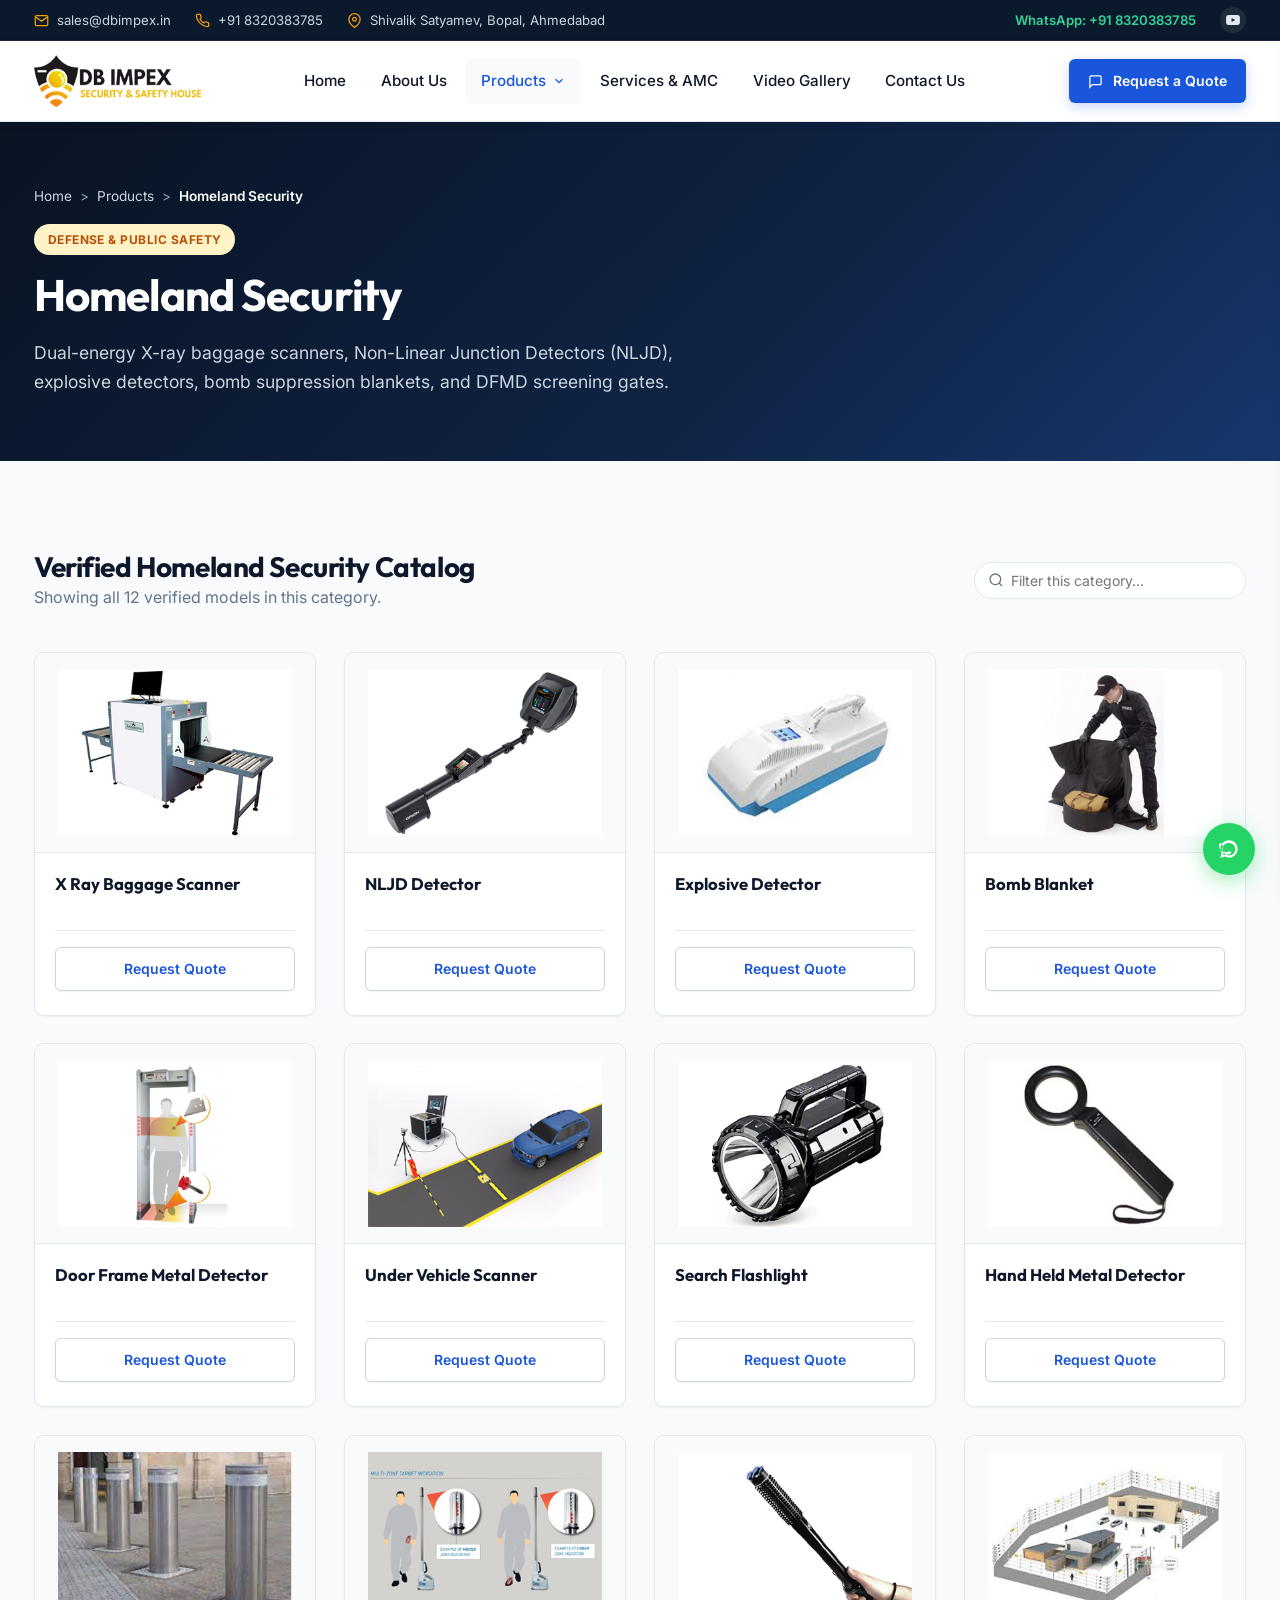
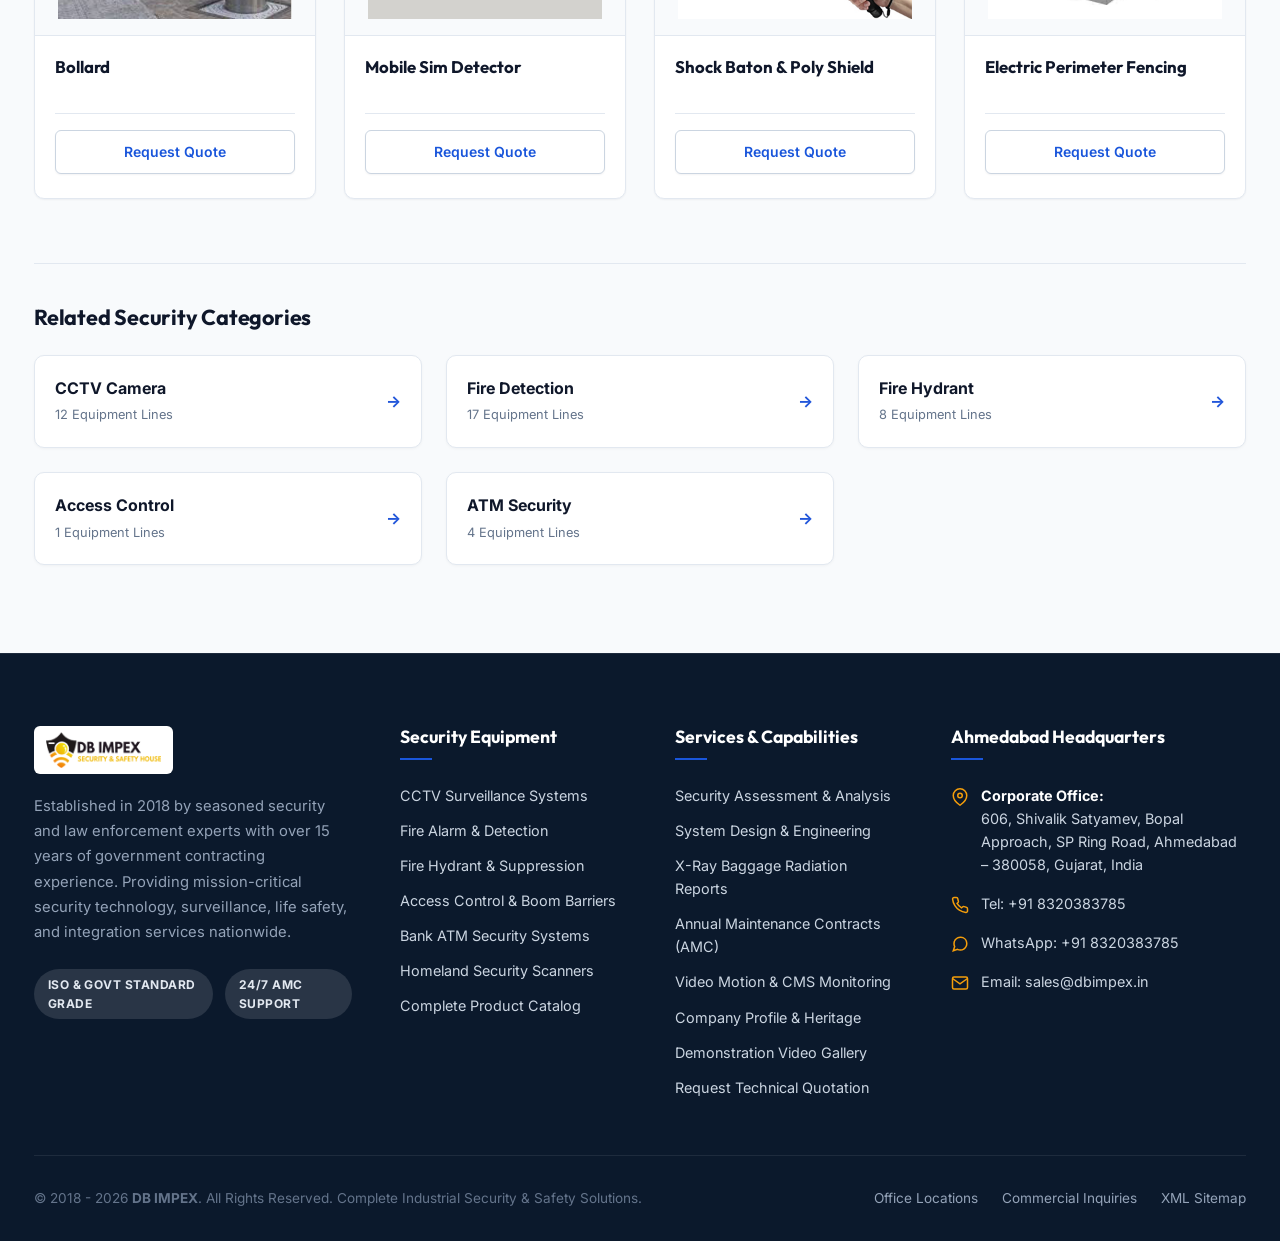
<file: homeland-security.html>
<!DOCTYPE html>
<html lang="en">
<head>
  <meta charset="utf-8">
  <meta name="viewport" content="width=device-width, initial-scale=1.0">
  <meta http-equiv="X-UA-Compatible" content="IE=edge">
  <title>Homeland Security Systems & Equipment | DB IMPEX Ahmedabad</title>
  <meta name="description" content="Explore DB IMPEX's authentic Homeland Security product range: Dual-energy X-ray baggage scanners, Non-Linear Junction Detectors (NLJD), explosive detectors, bomb suppression blankets, and DFMD screening gates.. Industrial grade with installation and warranty.">
  <meta name="keywords" content="DB Impex, Security and Safety Solutions, CCTV Camera, Fire Detection, Fire Hydrant, Access Control, ATM Security, Homeland Security, Baggage Scanner, Ahmedabad">
  <link rel="canonical" href="https://dbimpex.in/">

  <!-- Open Graph -->
  <meta property="og:title" content="Homeland Security Systems & Equipment | DB IMPEX Ahmedabad">
  <meta property="og:description" content="Explore DB IMPEX's authentic Homeland Security product range: Dual-energy X-ray baggage scanners, Non-Linear Junction Detectors (NLJD), explosive detectors, bomb suppression blankets, and DFMD screening gates.. Industrial grade with installation and warranty.">
  <meta property="og:type" content="website">
  <meta property="og:url" content="https://dbimpex.in/">
  <meta property="og:image" content="https://dbimpex.in/assets/images/favicon-512x512.png">

  <!-- Official Favicons -->
  <link rel="shortcut icon" href="favicon.ico" type="image/x-icon">
  <link rel="icon" type="image/png" sizes="32x32" href="assets/images/favicon-32x32.png">
  <link rel="icon" type="image/png" sizes="16x16" href="assets/images/favicon-16x16.png">
  <link rel="icon" type="image/png" sizes="192x192" href="assets/images/favicon-192x192.png">
  <link rel="apple-touch-icon" sizes="180x180" href="assets/images/apple-touch-icon.png">

  <!-- Core Styles -->
  <link rel="stylesheet" href="assets/css/style.css">

  <!-- Schema.org Structured Data -->
  <script type="application/ld+json">
  {
    "@context": "https://schema.org",
    "@type": "SecurityService",
    "name": "DB IMPEX",
    "image": "https://dbimpex.in/assets/images/db-impex-logo.png",
    "url": "https://dbimpex.in/",
    "telephone": "+918320383785",
    "email": "sales@dbimpex.in",
    "address": {
      "@type": "PostalAddress",
      "streetAddress": "606, Shivalik Satyamev, Bopal Approach, SP Ring Road",
      "addressLocality": "Ahmedabad",
      "addressRegion": "Gujarat",
      "postalCode": "380058",
      "addressCountry": "IN"
    },
    "sameAs": [
      "https://www.youtube.com/channel/UCGA_NkZcM_EIrCE6m0U77zg"
    ]
  }
  </script>
</head>
<body>

    <!-- Top Bar -->
    <div class="top-bar">
      <div class="container top-bar-inner">
        <div class="top-bar-left">
          <div class="top-info-item">
            <svg width="15" height="15" viewBox="0 0 24 24" fill="none" stroke="currentColor" stroke-width="2"><path d="M4 4h16c1.1 0 2 .9 2 2v12c0 1.1-.9 2-2 2H4c-1.1 0-2-.9-2-2V6c0-1.1.9-2 2-2z"></path><polyline points="22,6 12,13 2,6"></polyline></svg>
            <a href="mailto:sales@dbimpex.in">sales@dbimpex.in</a>
          </div>
          <div class="top-info-item">
            <svg width="15" height="15" viewBox="0 0 24 24" fill="none" stroke="currentColor" stroke-width="2"><path d="M22 16.92v3a2 2 0 0 1-2.18 2 19.79 19.79 0 0 1-8.63-3.07 19.5 19.5 0 0 1-6-6 19.79 19.79 0 0 1-3.07-8.67A2 2 0 0 1 4.11 2h3a2 2 0 0 1 2 1.72 12.84 12.84 0 0 0 .7 2.81 2 2 0 0 1-.45 2.11L8.09 9.91a16 16 0 0 0 6 6l1.27-1.27a2 2 0 0 1 2.11-.45 12.84 12.84 0 0 0 2.81.7A2 2 0 0 1 22 16.92z"></path></svg>
            <a href="tel:+918320383785">+91 8320383785</a>
          </div>
          <div class="top-info-item">
            <svg width="15" height="15" viewBox="0 0 24 24" fill="none" stroke="currentColor" stroke-width="2"><path d="M21 10c0 7-9 13-9 13s-9-6-9-13a9 9 0 0 1 18 0z"></path><circle cx="12" cy="10" r="3"></circle></svg>
            <span>Shivalik Satyamev, Bopal, Ahmedabad</span>
          </div>
        </div>
        <div class="top-bar-right">
          <div class="top-info-item">
            <a href="https://wa.me/918320383785" target="_blank" rel="noopener" style="display:inline-flex;align-items:center;gap:0.35rem;color:#34D399;font-weight:600;">
              <span>WhatsApp: +91 8320383785</span>
            </a>
          </div>
          <div class="top-social-links">
            <a href="https://www.youtube.com/channel/UCGA_NkZcM_EIrCE6m0U77zg" target="_blank" rel="noopener" title="YouTube Channel" aria-label="YouTube">
              <svg width="14" height="14" viewBox="0 0 24 24" fill="currentColor"><path d="M23.498 6.186a3.016 3.016 0 0 0-2.122-2.136C19.505 3.545 12 3.545 12 3.545s-7.505 0-9.377.505A3.017 3.017 0 0 0 .502 6.186C0 8.07 0 12 0 12s0 3.93.502 5.814a3.016 3.016 0 0 0 2.122 2.136c1.871.505 9.376.505 9.376.505s7.505 0 9.377-.505a3.015 3.015 0 0 0 2.122-2.136C24 15.93 24 12 24 12s0-3.93-.502-5.814zM9.545 15.568V8.432L15.818 12l-6.273 3.568z"/></svg>
            </a>
          </div>
        </div>
      </div>
    </div>

    <!-- Main Navigation Header -->
    <header class="site-header">
      <div class="container header-container">
        <a href="index.html" class="site-logo" aria-label="DB IMPEX Homepage">
          <img src="assets/images/db-impex-logo.png" alt="DB IMPEX - Security & Safety House Logo">
        </a>

        <nav class="main-nav" aria-label="Primary Navigation">
          <div class="nav-item ">
            <a href="index.html" class="nav-link">Home</a>
          </div>
          <div class="nav-item ">
            <a href="about-us.html" class="nav-link">About Us</a>
          </div>

          <!-- Products Dropdown -->
          <div class="nav-item active">
            <a href="products.html" class="nav-link">
              Products
              <svg class="chevron" width="14" height="14" viewBox="0 0 24 24" fill="none" stroke="currentColor" stroke-width="2"><polyline points="6 9 12 15 18 9"></polyline></svg>
            </a>
            <div class="dropdown-menu">
              <a href="cctv-camera.html" class="dropdown-item">
                <div class="item-icon">
                  <svg width="16" height="16" viewBox="0 0 24 24" fill="none" stroke="currentColor" stroke-width="2"><path d="M23 19a2 2 0 0 1-2 2H3a2 2 0 0 1-2-2V8a2 2 0 0 1 2-2h4l2-3h6l2 3h4a2 2 0 0 1 2 2z"></path><circle cx="12" cy="13" r="4"></circle></svg>
                </div>
                <div class="item-info">
                  <span class="item-title">CCTV Camera</span>
                  <span class="item-count">12 Industrial Models</span>
                </div>
              </a>
              <a href="fire-detection.html" class="dropdown-item">
                <div class="item-icon">
                  <svg width="16" height="16" viewBox="0 0 24 24" fill="none" stroke="currentColor" stroke-width="2"><path d="M8.5 14.5A2.5 2.5 0 0 0 11 12c0-1.38-.5-2-1-3-1.072-2.143-.224-4.054 2-6 .5 2.5 2 4.9 4 6.5 2 1.6 3 3.5 3 5.5a7 7 0 1 1-14 0c0-1.153.433-2.294 1-3a2.5 2.5 0 0 0 2.5 2.5z"></path></svg>
                </div>
                <div class="item-info">
                  <span class="item-title">Fire Detection</span>
                  <span class="item-count">17 Alarm & Detector Systems</span>
                </div>
              </a>
              <a href="fire-hydrant.html" class="dropdown-item">
                <div class="item-icon">
                  <svg width="16" height="16" viewBox="0 0 24 24" fill="none" stroke="currentColor" stroke-width="2"><path d="M12 2v20M17 5H9.5a3.5 3.5 0 0 0 0 7h5a3.5 3.5 0 0 1 0 7H6"></path></svg>
                </div>
                <div class="item-info">
                  <span class="item-title">Fire Hydrant</span>
                  <span class="item-count">8 Valves, Hoses & Pipes</span>
                </div>
              </a>
              <a href="access-control.html" class="dropdown-item">
                <div class="item-icon">
                  <svg width="16" height="16" viewBox="0 0 24 24" fill="none" stroke="currentColor" stroke-width="2"><rect x="3" y="11" width="18" height="11" rx="2" ry="2"></rect><path d="M7 11V7a5 5 0 0 1 10 0v4"></path></svg>
                </div>
                <div class="item-info">
                  <span class="item-title">Access Control & Boom Barrier</span>
                  <span class="item-count">Perimeter & Gate Systems</span>
                </div>
              </a>
              <a href="atm-security.html" class="dropdown-item">
                <div class="item-icon">
                  <svg width="16" height="16" viewBox="0 0 24 24" fill="none" stroke="currentColor" stroke-width="2"><rect x="2" y="4" width="20" height="16" rx="2"></rect><line x1="12" y1="8" x2="12" y2="16"></line><line x1="8" y1="12" x2="16" y2="12"></line></svg>
                </div>
                <div class="item-info">
                  <span class="item-title">ATM Security</span>
                  <span class="item-count">4 Udar & Gas Deterrent Systems</span>
                </div>
              </a>
              <a href="homeland-security.html" class="dropdown-item">
                <div class="item-icon">
                  <svg width="16" height="16" viewBox="0 0 24 24" fill="none" stroke="currentColor" stroke-width="2"><polygon points="12 2 2 7 12 12 22 7 12 2"></polygon><polyline points="2 17 12 22 22 17"></polyline><polyline points="2 12 12 17 22 12"></polyline></svg>
                </div>
                <div class="item-info">
                  <span class="item-title">Homeland Security</span>
                  <span class="item-count">12 Scanners & Detection Devices</span>
                </div>
              </a>
              <div style="border-top:1px solid #E2E8F0; margin-top:0.5rem; padding-top:0.5rem;">
                <a href="products.html" style="font-size:0.85rem; font-weight:700; color:#1A56DB; display:block; padding:0.5rem 1rem;">
                  View Full Product Directory →
                </a>
              </div>
            </div>
          </div>

          <div class="nav-item ">
            <a href="services.html" class="nav-link">Services & AMC</a>
          </div>
          <div class="nav-item ">
            <a href="gallery.html" class="nav-link">Video Gallery</a>
          </div>
          <div class="nav-item ">
            <a href="contact-us.html" class="nav-link">Contact Us</a>
          </div>
        </nav>

        <div class="header-actions">
          <a href="enquiry-now.html" class="btn btn-primary btn-sm open-quote-modal" data-product="General Product Inquiry">
            <svg width="15" height="15" viewBox="0 0 24 24" fill="none" stroke="currentColor" stroke-width="2"><path d="M21 15a2 2 0 0 1-2 2H7l-4 4V5a2 2 0 0 1 2-2h14a2 2 0 0 1 2 2z"></path></svg>
            Request a Quote
          </a>
          <button class="mobile-menu-toggle" aria-label="Toggle mobile menu">
            <svg width="24" height="24" viewBox="0 0 24 24" fill="none" stroke="currentColor" stroke-width="2"><line x1="3" y1="12" x2="21" y2="12"></line><line x1="3" y1="6" x2="21" y2="6"></line><line x1="3" y1="18" x2="21" y2="18"></line></svg>
          </button>
        </div>
      </div>
    </header>

    <!-- Mobile Drawer -->
    <div class="mobile-drawer-overlay"></div>
    <div class="mobile-nav-drawer">
      <div class="drawer-header">
        <img src="assets/images/db-impex-logo.png" alt="DB IMPEX Logo">
        <button class="drawer-close" aria-label="Close menu">&times;</button>
      </div>
      <div class="mobile-nav-list">
        <a href="index.html" class="mobile-nav-link">Home</a>
        <a href="about-us.html" class="mobile-nav-link">About Us</a>
        <div>
          <a href="#" class="mobile-nav-link mobile-submenu-toggle">
            Products
            <svg width="14" height="14" viewBox="0 0 24 24" fill="none" stroke="currentColor" stroke-width="2"><polyline points="6 9 12 15 18 9"></polyline></svg>
          </a>
          <div class="mobile-submenu">
            <a href="products.html">All Products Catalog</a>
            <a href="cctv-camera.html">CCTV Camera (12)</a>
            <a href="fire-detection.html">Fire Detection (17)</a>
            <a href="fire-hydrant.html">Fire Hydrant (8)</a>
            <a href="access-control.html">Access Control & Boom Barriers</a>
            <a href="atm-security.html">ATM Security (4)</a>
            <a href="homeland-security.html">Homeland Security (12)</a>
          </div>
        </div>
        <a href="services.html" class="mobile-nav-link">Services & AMC</a>
        <a href="gallery.html" class="mobile-nav-link">Video Gallery</a>
        <a href="contact-us.html" class="mobile-nav-link">Contact Us</a>
        <a href="enquiry-now.html" class="mobile-nav-link" style="color:var(--brand-blue);font-weight:700;">Enquiry Now</a>
      </div>
      <div style="margin-top:auto; padding-top:1.5rem; border-top:1px solid #E2E8F0;">
        <p style="font-size:0.85rem; color:#64748B; margin-bottom:0.75rem;">Need immediate assistance?</p>
        <a href="tel:+918320383785" class="btn btn-secondary btn-sm" style="width:100%; margin-bottom:0.5rem;">Call: +91 8320383785</a>
        <a href="https://wa.me/918320383785" class="btn btn-accent btn-sm" style="width:100%;" target="_blank">Chat on WhatsApp</a>
      </div>
    </div>
    
        <!-- Category Banner -->
        <section style="background:linear-gradient(135deg, #091322 0%, #0F2344 60%, #17376D 100%); color:#FFFFFF; padding:4rem 0;">
          <div class="container">
            <div style="display:flex; align-items:center; gap:0.5rem; font-size:0.85rem; color:#94A3B8; margin-bottom:1rem;">
              <a href="index.html" style="color:#CBD5E1;">Home</a> &gt;
              <a href="products.html" style="color:#CBD5E1;">Products</a> &gt;
              <span style="color:#FFFFFF; font-weight:600;">Homeland Security</span>
            </div>
            <span class="badge badge-amber" style="margin-bottom:0.75rem;">Defense & Public Safety</span>
            <h1 style="color:#FFFFFF; font-size:2.75rem; margin-bottom:1rem;">Homeland Security</h1>
            <p style="color:#CBD5E1; font-size:1.1rem; max-width:650px;">
              Dual-energy X-ray baggage scanners, Non-Linear Junction Detectors (NLJD), explosive detectors, bomb suppression blankets, and DFMD screening gates.
            </p>
          </div>
        </section>

        <!-- Category Overview & Products -->
        <section class="section section-bg-light">
          <div class="container">
            <div style="display:flex; justify-content:space-between; align-items:center; flex-wrap:wrap; gap:1rem; margin-bottom:2.5rem;">
              <div>
                <h2 style="font-size:1.75rem;">Verified Homeland Security Catalog</h2>
                <p style="color:#64748B;">Showing all 12 verified models in this category.</p>
              </div>
              <div class="filter-search">
                <svg width="16" height="16" viewBox="0 0 24 24" fill="none" stroke="currentColor" stroke-width="2"><circle cx="11" cy="11" r="8"></circle><line x1="21" y1="21" x2="16.65" y2="16.65"></line></svg>
                <input type="text" id="product-search" placeholder="Filter this category...">
              </div>
            </div>

            <div class="products-grid">
        
    <div class="product-card" data-category="homeland-security">
      <div class="product-img-wrap">
        <img src="assets/images/images_homeland_home-1.jpg" alt="X Ray Baggage Scanner" loading="lazy">
      </div>
      <div class="product-card-body">
        <h4 class="product-card-title">X Ray Baggage Scanner</h4>
        <div class="product-card-action">
          <button class="btn btn-secondary btn-sm open-quote-modal" data-product="X Ray Baggage Scanner (Homeland Security)">
            Request Quote
          </button>
        </div>
      </div>
    </div>
    
    <div class="product-card" data-category="homeland-security">
      <div class="product-img-wrap">
        <img src="assets/images/images_homeland_home-2.jpg" alt="NLJD Detector" loading="lazy">
      </div>
      <div class="product-card-body">
        <h4 class="product-card-title">NLJD Detector</h4>
        <div class="product-card-action">
          <button class="btn btn-secondary btn-sm open-quote-modal" data-product="NLJD Detector (Homeland Security)">
            Request Quote
          </button>
        </div>
      </div>
    </div>
    
    <div class="product-card" data-category="homeland-security">
      <div class="product-img-wrap">
        <img src="assets/images/images_homeland_home-3.jpg" alt="Explosive Detector" loading="lazy">
      </div>
      <div class="product-card-body">
        <h4 class="product-card-title">Explosive Detector</h4>
        <div class="product-card-action">
          <button class="btn btn-secondary btn-sm open-quote-modal" data-product="Explosive Detector (Homeland Security)">
            Request Quote
          </button>
        </div>
      </div>
    </div>
    
    <div class="product-card" data-category="homeland-security">
      <div class="product-img-wrap">
        <img src="assets/images/images_homeland_home-4.jpg" alt="Bomb Blanket" loading="lazy">
      </div>
      <div class="product-card-body">
        <h4 class="product-card-title">Bomb Blanket</h4>
        <div class="product-card-action">
          <button class="btn btn-secondary btn-sm open-quote-modal" data-product="Bomb Blanket (Homeland Security)">
            Request Quote
          </button>
        </div>
      </div>
    </div>
    
    <div class="product-card" data-category="homeland-security">
      <div class="product-img-wrap">
        <img src="assets/images/images_homeland_home-5.jpg" alt="Door Frame Metal Detector" loading="lazy">
      </div>
      <div class="product-card-body">
        <h4 class="product-card-title">Door Frame Metal Detector</h4>
        <div class="product-card-action">
          <button class="btn btn-secondary btn-sm open-quote-modal" data-product="Door Frame Metal Detector (Homeland Security)">
            Request Quote
          </button>
        </div>
      </div>
    </div>
    
    <div class="product-card" data-category="homeland-security">
      <div class="product-img-wrap">
        <img src="assets/images/images_homeland_home-6.jpg" alt="Under Vehicle Scanner" loading="lazy">
      </div>
      <div class="product-card-body">
        <h4 class="product-card-title">Under Vehicle Scanner</h4>
        <div class="product-card-action">
          <button class="btn btn-secondary btn-sm open-quote-modal" data-product="Under Vehicle Scanner (Homeland Security)">
            Request Quote
          </button>
        </div>
      </div>
    </div>
    
    <div class="product-card" data-category="homeland-security">
      <div class="product-img-wrap">
        <img src="assets/images/images_homeland_home-7.jpg" alt="Search Flashlight" loading="lazy">
      </div>
      <div class="product-card-body">
        <h4 class="product-card-title">Search Flashlight</h4>
        <div class="product-card-action">
          <button class="btn btn-secondary btn-sm open-quote-modal" data-product="Search Flashlight (Homeland Security)">
            Request Quote
          </button>
        </div>
      </div>
    </div>
    
    <div class="product-card" data-category="homeland-security">
      <div class="product-img-wrap">
        <img src="assets/images/images_homeland_home-8.jpg" alt="Hand Held Metal Detector" loading="lazy">
      </div>
      <div class="product-card-body">
        <h4 class="product-card-title">Hand Held Metal Detector</h4>
        <div class="product-card-action">
          <button class="btn btn-secondary btn-sm open-quote-modal" data-product="Hand Held Metal Detector (Homeland Security)">
            Request Quote
          </button>
        </div>
      </div>
    </div>
    
    <div class="product-card" data-category="homeland-security">
      <div class="product-img-wrap">
        <img src="assets/images/images_homeland_home-9.jpg" alt="Bollard" loading="lazy">
      </div>
      <div class="product-card-body">
        <h4 class="product-card-title">Bollard</h4>
        <div class="product-card-action">
          <button class="btn btn-secondary btn-sm open-quote-modal" data-product="Bollard (Homeland Security)">
            Request Quote
          </button>
        </div>
      </div>
    </div>
    
    <div class="product-card" data-category="homeland-security">
      <div class="product-img-wrap">
        <img src="assets/images/images_homeland_home-10.jpg" alt="Mobile Sim Detector" loading="lazy">
      </div>
      <div class="product-card-body">
        <h4 class="product-card-title">Mobile Sim Detector</h4>
        <div class="product-card-action">
          <button class="btn btn-secondary btn-sm open-quote-modal" data-product="Mobile Sim Detector (Homeland Security)">
            Request Quote
          </button>
        </div>
      </div>
    </div>
    
    <div class="product-card" data-category="homeland-security">
      <div class="product-img-wrap">
        <img src="assets/images/images_homeland_home-11.jpg" alt="Shock Baton & Poly Shield" loading="lazy">
      </div>
      <div class="product-card-body">
        <h4 class="product-card-title">Shock Baton & Poly Shield</h4>
        <div class="product-card-action">
          <button class="btn btn-secondary btn-sm open-quote-modal" data-product="Shock Baton & Poly Shield (Homeland Security)">
            Request Quote
          </button>
        </div>
      </div>
    </div>
    
    <div class="product-card" data-category="homeland-security">
      <div class="product-img-wrap">
        <img src="assets/images/images_homeland_home-12.jpg" alt="Electric Perimeter Fencing" loading="lazy">
      </div>
      <div class="product-card-body">
        <h4 class="product-card-title">Electric Perimeter Fencing</h4>
        <div class="product-card-action">
          <button class="btn btn-secondary btn-sm open-quote-modal" data-product="Electric Perimeter Fencing (Homeland Security)">
            Request Quote
          </button>
        </div>
      </div>
    </div>
    
            </div>

            <!-- Related Categories -->
            <div style="margin-top:4rem; padding-top:2.5rem; border-top:1px solid #E2E8F0;">
              <h3 style="margin-bottom:1.5rem; font-size:1.35rem;">Related Security Categories</h3>
              <div style="display:grid; grid-template-columns:repeat(3, 1fr); gap:1.5rem;">
        
                <a href="cctv-camera.html" style="background:#FFFFFF; padding:1.25rem; border-radius:10px; border:1px solid #E2E8F0; display:flex; align-items:center; justify-content:space-between; box-shadow:0 1px 3px rgba(0,0,0,0.04);">
                  <div>
                    <strong style="color:#0F172A; display:block; font-size:1rem;">CCTV Camera</strong>
                    <span style="font-size:0.8rem; color:#64748B;">12 Equipment Lines</span>
                  </div>
                  <span style="color:#2156DA; font-weight:bold;">&rarr;</span>
                </a>
                
                <a href="fire-detection.html" style="background:#FFFFFF; padding:1.25rem; border-radius:10px; border:1px solid #E2E8F0; display:flex; align-items:center; justify-content:space-between; box-shadow:0 1px 3px rgba(0,0,0,0.04);">
                  <div>
                    <strong style="color:#0F172A; display:block; font-size:1rem;">Fire Detection</strong>
                    <span style="font-size:0.8rem; color:#64748B;">17 Equipment Lines</span>
                  </div>
                  <span style="color:#2156DA; font-weight:bold;">&rarr;</span>
                </a>
                
                <a href="fire-hydrant.html" style="background:#FFFFFF; padding:1.25rem; border-radius:10px; border:1px solid #E2E8F0; display:flex; align-items:center; justify-content:space-between; box-shadow:0 1px 3px rgba(0,0,0,0.04);">
                  <div>
                    <strong style="color:#0F172A; display:block; font-size:1rem;">Fire Hydrant</strong>
                    <span style="font-size:0.8rem; color:#64748B;">8 Equipment Lines</span>
                  </div>
                  <span style="color:#2156DA; font-weight:bold;">&rarr;</span>
                </a>
                
                <a href="access-control.html" style="background:#FFFFFF; padding:1.25rem; border-radius:10px; border:1px solid #E2E8F0; display:flex; align-items:center; justify-content:space-between; box-shadow:0 1px 3px rgba(0,0,0,0.04);">
                  <div>
                    <strong style="color:#0F172A; display:block; font-size:1rem;">Access Control</strong>
                    <span style="font-size:0.8rem; color:#64748B;">1 Equipment Lines</span>
                  </div>
                  <span style="color:#2156DA; font-weight:bold;">&rarr;</span>
                </a>
                
                <a href="atm-security.html" style="background:#FFFFFF; padding:1.25rem; border-radius:10px; border:1px solid #E2E8F0; display:flex; align-items:center; justify-content:space-between; box-shadow:0 1px 3px rgba(0,0,0,0.04);">
                  <div>
                    <strong style="color:#0F172A; display:block; font-size:1rem;">ATM Security</strong>
                    <span style="font-size:0.8rem; color:#64748B;">4 Equipment Lines</span>
                  </div>
                  <span style="color:#2156DA; font-weight:bold;">&rarr;</span>
                </a>
                
              </div>
            </div>
          </div>
        </section>
        
    <!-- Footer -->
    <footer class="site-footer">
      <div class="container">
        <div class="footer-grid">
          <!-- Col 1: Brand Info -->
          <div class="footer-col footer-brand">
            <a href="index.html">
              <img src="assets/images/db-impex-logo.png" alt="DB IMPEX" style="height:48px; background:#FFFFFF; padding:6px 12px; border-radius:6px;">
            </a>
            <p>
              Established in 2018 by seasoned security and law enforcement experts with over 15 years of government contracting experience. Providing mission-critical security technology, surveillance, life safety, and integration services nationwide.
            </p>
            <div style="display:flex; gap:0.75rem;">
              <span class="badge badge-dark">ISO & Govt Standard Grade</span>
              <span class="badge badge-dark">24/7 AMC Support</span>
            </div>
          </div>

          <!-- Col 2: Product Categories -->
          <div class="footer-col">
            <h4>Security Equipment</h4>
            <div class="footer-links">
              <a href="cctv-camera.html">CCTV Surveillance Systems</a>
              <a href="fire-detection.html">Fire Alarm & Detection</a>
              <a href="fire-hydrant.html">Fire Hydrant & Suppression</a>
              <a href="access-control.html">Access Control & Boom Barriers</a>
              <a href="atm-security.html">Bank ATM Security Systems</a>
              <a href="homeland-security.html">Homeland Security Scanners</a>
              <a href="products.html">Complete Product Catalog</a>
            </div>
          </div>

          <!-- Col 3: Services & Navigation -->
          <div class="footer-col">
            <h4>Services & Capabilities</h4>
            <div class="footer-links">
              <a href="services.html">Security Assessment & Analysis</a>
              <a href="services.html">System Design & Engineering</a>
              <a href="services.html">X-Ray Baggage Radiation Reports</a>
              <a href="services.html">Annual Maintenance Contracts (AMC)</a>
              <a href="services.html">Video Motion & CMS Monitoring</a>
              <a href="about-us.html">Company Profile & Heritage</a>
              <a href="gallery.html">Demonstration Video Gallery</a>
              <a href="enquiry-now.html">Request Technical Quotation</a>
            </div>
          </div>

          <!-- Col 4: Verified Contact Details -->
          <div class="footer-col">
            <h4>Ahmedabad Headquarters</h4>
            <div class="footer-contact-item">
              <svg width="18" height="18" viewBox="0 0 24 24" fill="none" stroke="currentColor" stroke-width="2"><path d="M21 10c0 7-9 13-9 13s-9-6-9-13a9 9 0 0 1 18 0z"></path><circle cx="12" cy="10" r="3"></circle></svg>
              <div>
                <strong style="color:#FFFFFF; display:block;">Corporate Office:</strong>
                606, Shivalik Satyamev, Bopal Approach, SP Ring Road, Ahmedabad – 380058, Gujarat, India
              </div>
            </div>
            <div class="footer-contact-item">
              <svg width="18" height="18" viewBox="0 0 24 24" fill="none" stroke="currentColor" stroke-width="2"><path d="M22 16.92v3a2 2 0 0 1-2.18 2 19.79 19.79 0 0 1-8.63-3.07 19.5 19.5 0 0 1-6-6 19.79 19.79 0 0 1-3.07-8.67A2 2 0 0 1 4.11 2h3a2 2 0 0 1 2 1.72 12.84 12.84 0 0 0 .7 2.81 2 2 0 0 1-.45 2.11L8.09 9.91a16 16 0 0 0 6 6l1.27-1.27a2 2 0 0 1 2.11-.45 12.84 12.84 0 0 0 2.81.7A2 2 0 0 1 22 16.92z"></path></svg>
              <div>
                Tel: <a href="tel:+918320383785">+91 8320383785</a>
              </div>
            </div>
            <div class="footer-contact-item">
              <svg width="18" height="18" viewBox="0 0 24 24" fill="none" stroke="currentColor" stroke-width="2"><path d="M21 11.5a8.38 8.38 0 0 1-.9 3.8 8.5 8.5 0 0 1-7.6 4.7 8.38 8.38 0 0 1-3.8-.9L3 21l1.9-5.7a8.38 8.38 0 0 1-.9-3.8 8.5 8.5 0 0 1 4.7-7.6 8.38 8.38 0 0 1 3.8-.9h.5a8.48 8.48 0 0 1 8 8v.5z"></path></svg>
              <div>
                WhatsApp: <a href="https://wa.me/918320383785" target="_blank" rel="noopener">+91 8320383785</a>
              </div>
            </div>
            <div class="footer-contact-item">
              <svg width="18" height="18" viewBox="0 0 24 24" fill="none" stroke="currentColor" stroke-width="2"><path d="M4 4h16c1.1 0 2 .9 2 2v12c0 1.1-.9 2-2 2H4c-1.1 0-2-.9-2-2V6c0-1.1.9-2 2-2z"></path><polyline points="22,6 12,13 2,6"></polyline></svg>
              <div>
                Email: <a href="mailto:sales@dbimpex.in">sales@dbimpex.in</a>
              </div>
            </div>
          </div>
        </div>

        <div class="footer-bottom">
          <div>
            &copy; 2018 - 2026 <strong>DB IMPEX</strong>. All Rights Reserved. Complete Industrial Security & Safety Solutions.
          </div>
          <div style="display:flex; gap:1.5rem;">
            <a href="contact-us.html">Office Locations</a>
            <a href="enquiry-now.html">Commercial Inquiries</a>
            <a href="sitemap.xml">XML Sitemap</a>
          </div>
        </div>
      </div>
    </footer>

    <!-- Interactive Quote Modal -->
    <div class="modal-overlay" id="quoteModal" role="dialog" aria-modal="true" aria-labelledby="modalTitle">
      <div class="modal-card">
        <div class="modal-header">
          <h3 id="modalTitle">Request a Security Equipment Quotation</h3>
          <button class="modal-close" aria-label="Close dialog">&times;</button>
        </div>
        <div class="modal-body">
          <form action="send_form_email.php" method="POST" class="ajax-form">
            <!-- Anti-spam Honeypot -->
            <input type="text" name="website_hp" style="display:none;" tabindex="-1" autocomplete="off">
            <div class="form-grid">
              <div class="form-group col-span-2">
                <label class="form-label" for="quoteProduct">Equipment / Requirement</label>
                <input type="text" id="quoteProduct" name="product" class="form-control" readonly style="background:#F1F5F9; font-weight:600; color:#1A56DB;">
              </div>
              <div class="form-group">
                <label class="form-label" for="quoteName">Full Name *</label>
                <input type="text" id="quoteName" name="full_name" class="form-control" placeholder="Your Name" required>
              </div>
              <div class="form-group">
                <label class="form-label" for="quoteCompany">Organization / Company</label>
                <input type="text" id="quoteCompany" name="company" class="form-control" placeholder="Company Name">
              </div>
              <div class="form-group">
                <label class="form-label" for="quotePhone">Phone / Mobile *</label>
                <input type="tel" id="quotePhone" name="telephone" class="form-control" placeholder="+91 XXXXX XXXXX" required>
              </div>
              <div class="form-group">
                <label class="form-label" for="quoteEmail">Business Email *</label>
                <input type="email" id="quoteEmail" name="email" class="form-control" placeholder="name@company.com" required>
              </div>
              <div class="form-group col-span-2">
                <label class="form-label" for="quoteMessage">Specifications & Project Requirements</label>
                <textarea id="quoteMessage" name="comments" class="form-control" placeholder="Specify quantity, site location, timeline or installation requirements..."></textarea>
              </div>
              <div class="form-group col-span-2">
                <button type="submit" class="btn btn-primary" style="width:100%;">Submit Official Inquiry</button>
              </div>
            </div>
          </form>
        </div>
      </div>
    </div>

    <!-- Floating Action Buttons -->
    <div class="floating-actions">
      <a href="https://wa.me/918320383785" target="_blank" rel="noopener" class="float-btn float-whatsapp" title="WhatsApp DB IMPEX" aria-label="WhatsApp Us">
        <svg width="26" height="26" viewBox="0 0 24 24" fill="currentColor"><path d="M12.031 6.172c-3.181 0-5.767 2.586-5.768 5.766-.001 1.298.38 2.27 1.019 3.287l-.711 2.598 2.668-.699c.969.584 1.769.882 2.792.882 3.182 0 5.767-2.587 5.768-5.766 0-3.18-2.586-5.768-5.768-5.768zm0-2.172c4.378 0 7.938 3.559 7.938 7.94 0 4.38-3.56 7.939-7.938 7.939-1.332 0-2.593-.332-3.7-.927l-4.331 1.135 1.155-4.225c-.663-1.163-1.062-2.511-1.062-3.922 0-4.381 3.56-7.94 7.938-7.94zm-1.897 10.749c-.279.141-.659.212-1.028.188-.415-.027-.852-.204-1.289-.481-1.127-.714-1.875-1.785-2.227-2.314-.351-.53-.027-.816.113-1.037.126-.197.279-.434.419-.651.139-.217.186-.372.279-.62.093-.248.047-.465-.023-.651-.07-.186-.628-1.512-.86-2.07-.226-.543-.456-.469-.628-.477-.163-.008-.349-.01-.535-.01-.186 0-.488.07-.744.349-.256.279-.977.954-.977 2.326s1.001 2.698 1.14 2.884c.14.186 1.968 3.006 4.77 4.215.666.288 1.187.46 1.593.589.67.213 1.28.183 1.761.111.537-.08 1.65-.674 1.883-1.325.233-.651.233-1.209.163-1.325-.07-.116-.256-.186-.535-.326z"/></svg>
      </a>
    </div>

    <!-- Scripts -->
    <script src="assets/js/main.js"></script>
    </body></html>
</file>
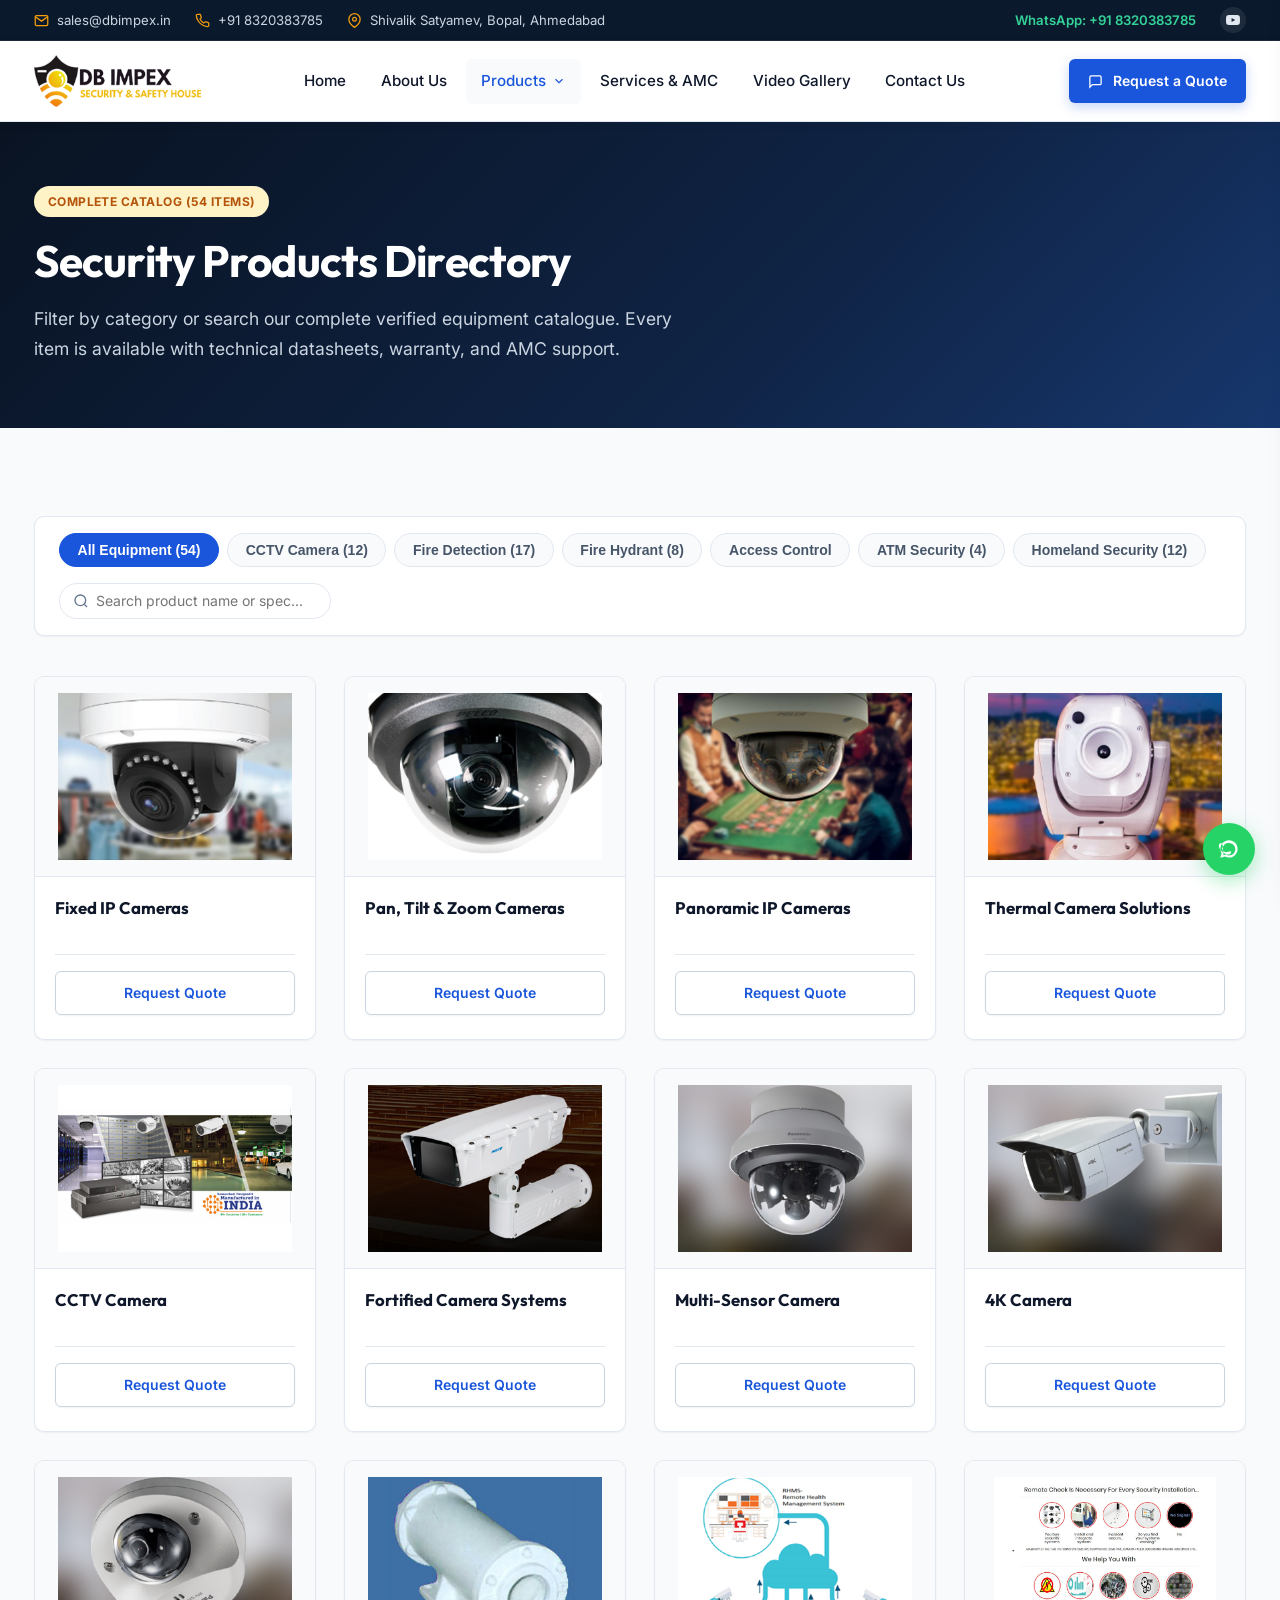
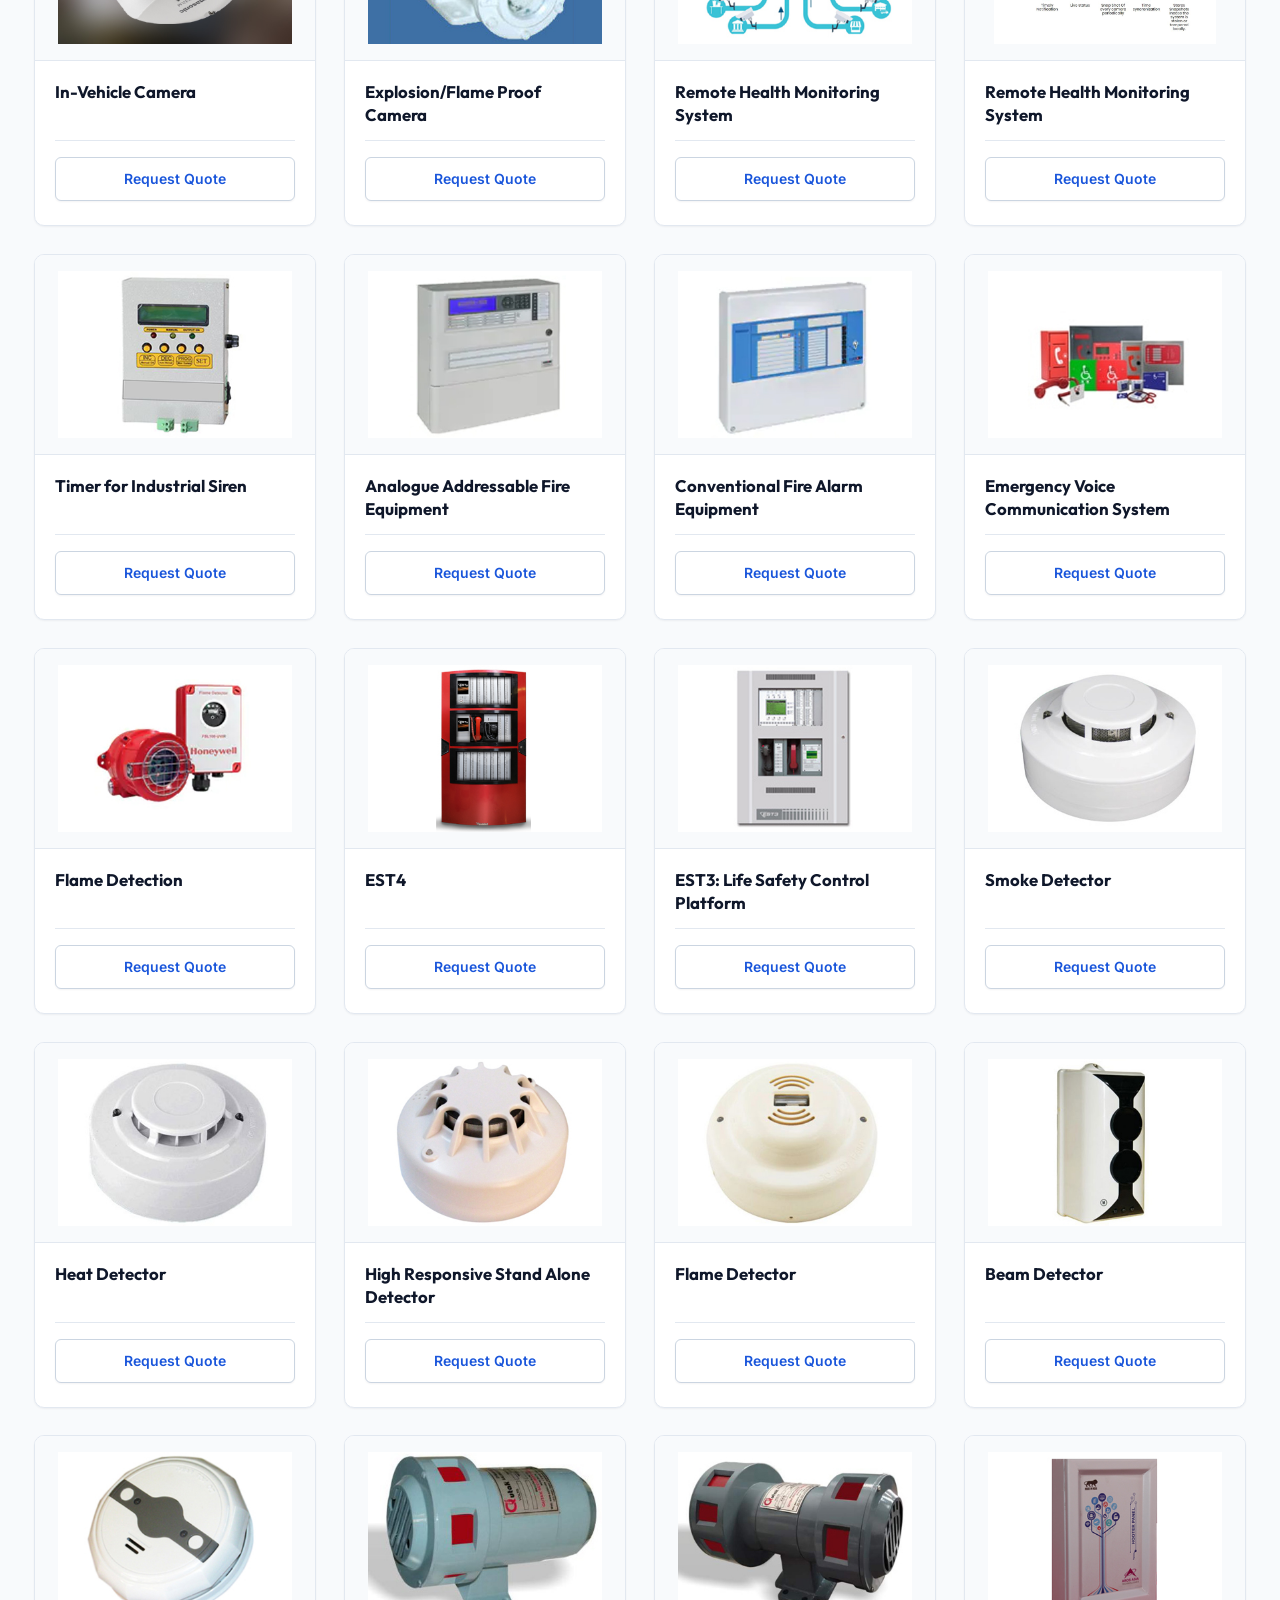
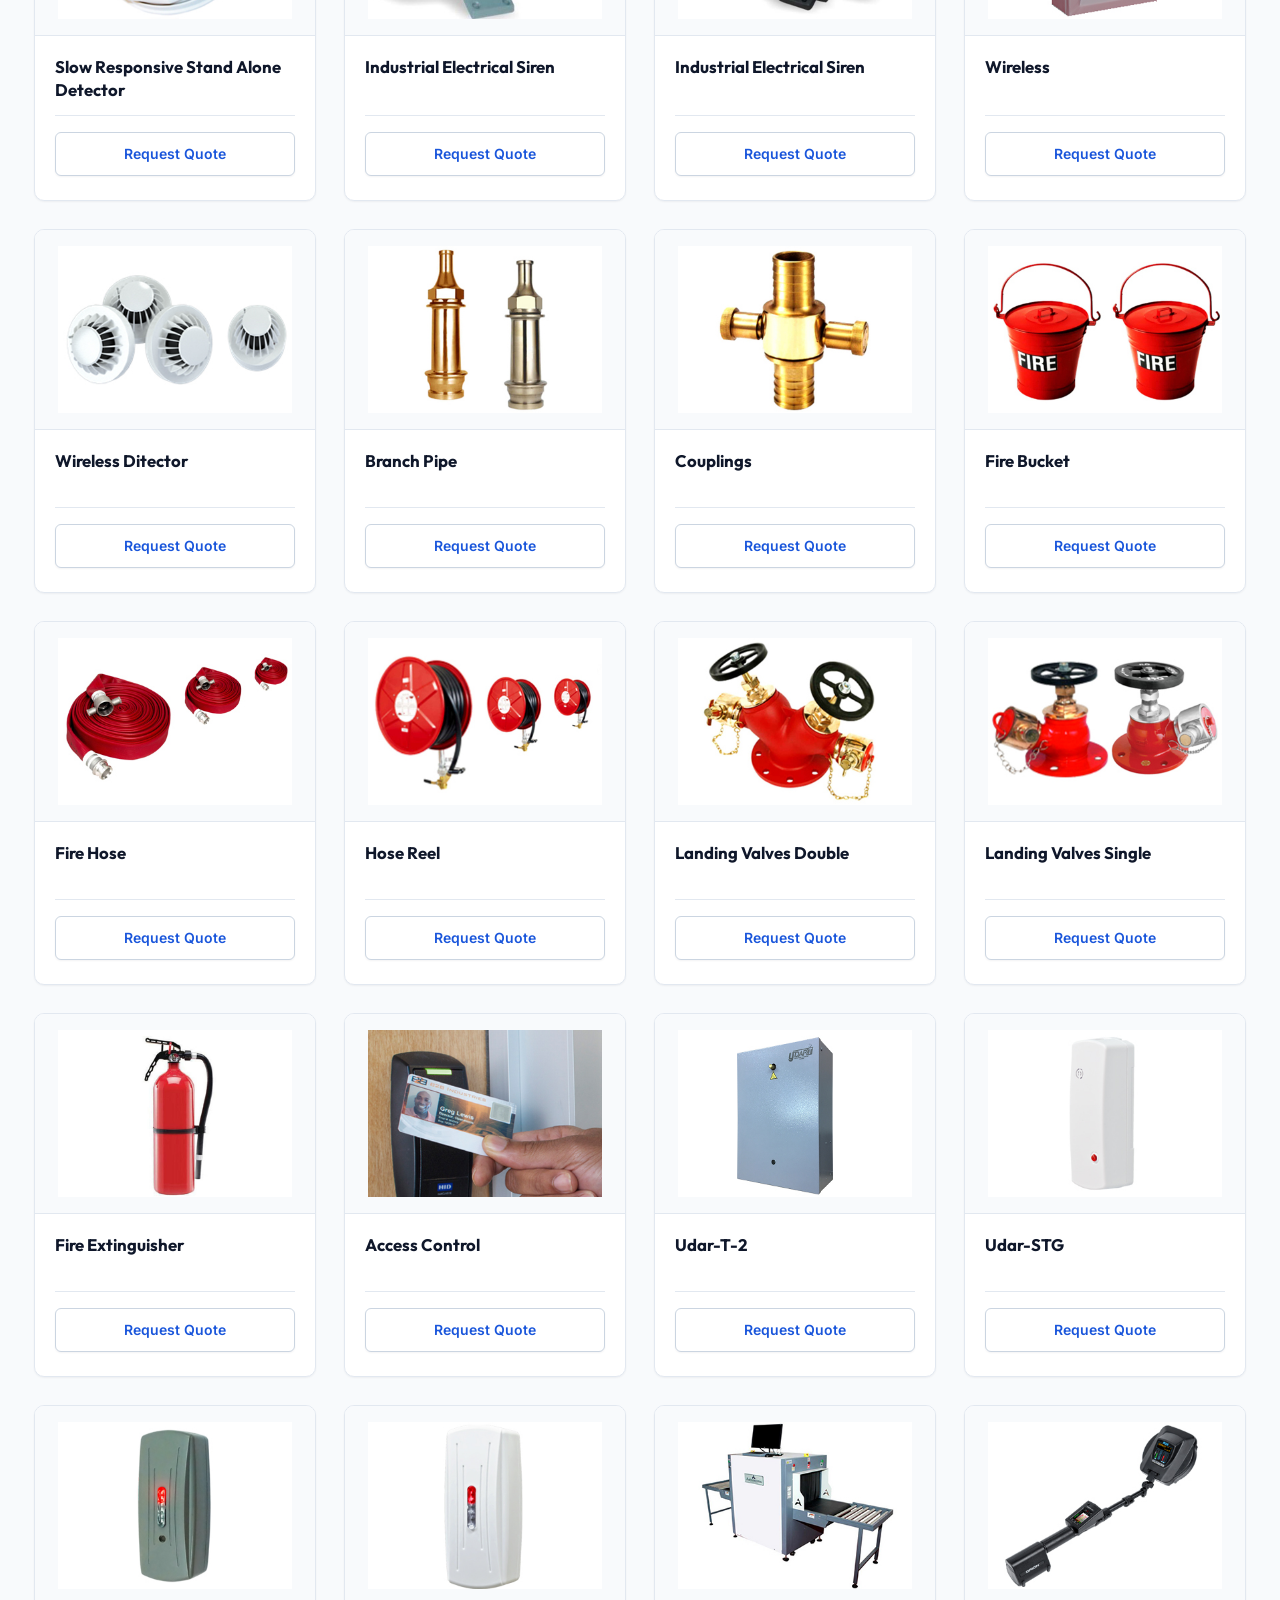
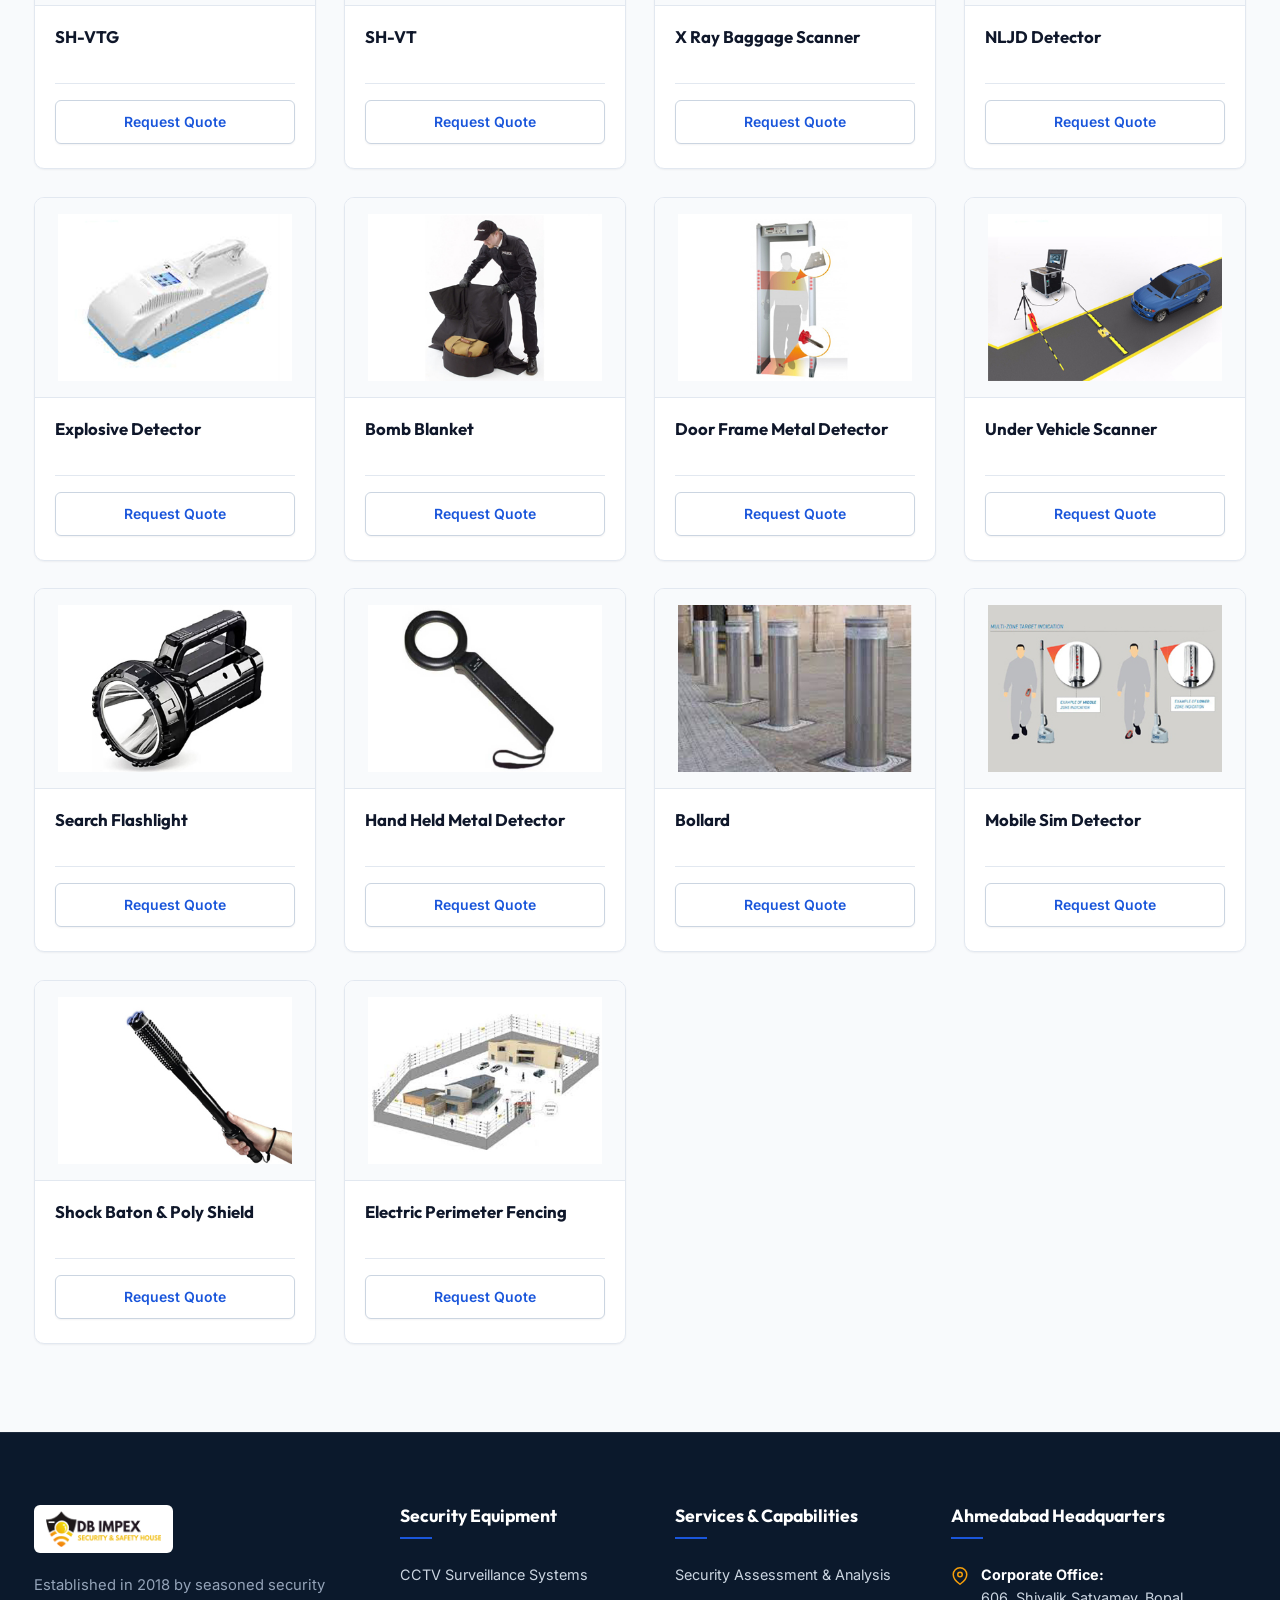
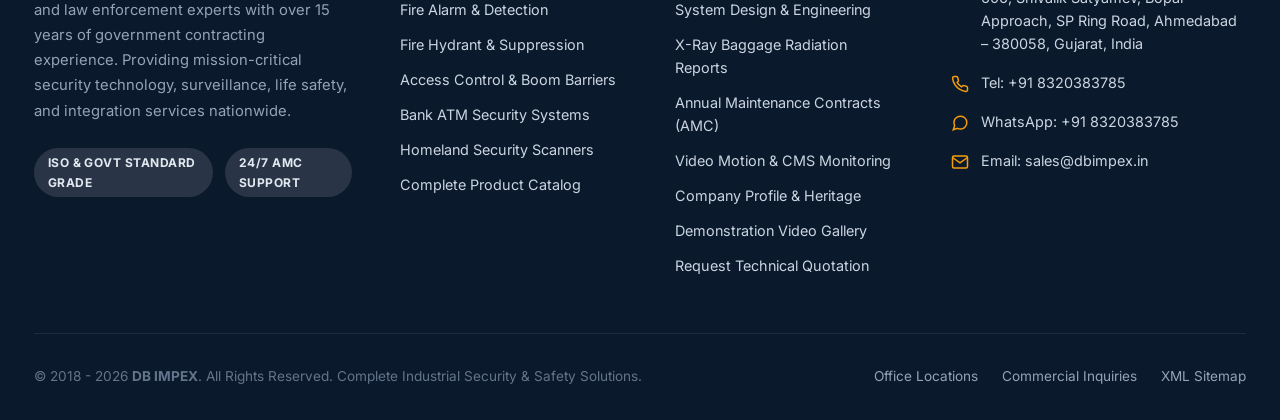
<file: products.html>
<!DOCTYPE html>
<html lang="en">
<head>
  <meta charset="utf-8">
  <meta name="viewport" content="width=device-width, initial-scale=1.0">
  <meta http-equiv="X-UA-Compatible" content="IE=edge">
  <title>Products Directory | DB IMPEX - Security & Safety Equipment</title>
  <meta name="description" content="Browse DB IMPEX's complete catalog of 54+ verified security products: CCTV cameras, fire alarms, fire hydrants, access control, ATM security, and homeland defense screening.">
  <meta name="keywords" content="DB Impex, Security and Safety Solutions, CCTV Camera, Fire Detection, Fire Hydrant, Access Control, ATM Security, Homeland Security, Baggage Scanner, Ahmedabad">
  <link rel="canonical" href="https://dbimpex.in/">

  <!-- Open Graph -->
  <meta property="og:title" content="Products Directory | DB IMPEX - Security & Safety Equipment">
  <meta property="og:description" content="Browse DB IMPEX's complete catalog of 54+ verified security products: CCTV cameras, fire alarms, fire hydrants, access control, ATM security, and homeland defense screening.">
  <meta property="og:type" content="website">
  <meta property="og:url" content="https://dbimpex.in/">
  <meta property="og:image" content="https://dbimpex.in/assets/images/favicon-512x512.png">

  <!-- Official Favicons -->
  <link rel="shortcut icon" href="favicon.ico" type="image/x-icon">
  <link rel="icon" type="image/png" sizes="32x32" href="assets/images/favicon-32x32.png">
  <link rel="icon" type="image/png" sizes="16x16" href="assets/images/favicon-16x16.png">
  <link rel="icon" type="image/png" sizes="192x192" href="assets/images/favicon-192x192.png">
  <link rel="apple-touch-icon" sizes="180x180" href="assets/images/apple-touch-icon.png">

  <!-- Core Styles -->
  <link rel="stylesheet" href="assets/css/style.css">

  <!-- Schema.org Structured Data -->
  <script type="application/ld+json">
  {
    "@context": "https://schema.org",
    "@type": "SecurityService",
    "name": "DB IMPEX",
    "image": "https://dbimpex.in/assets/images/db-impex-logo.png",
    "url": "https://dbimpex.in/",
    "telephone": "+918320383785",
    "email": "sales@dbimpex.in",
    "address": {
      "@type": "PostalAddress",
      "streetAddress": "606, Shivalik Satyamev, Bopal Approach, SP Ring Road",
      "addressLocality": "Ahmedabad",
      "addressRegion": "Gujarat",
      "postalCode": "380058",
      "addressCountry": "IN"
    },
    "sameAs": [
      "https://www.youtube.com/channel/UCGA_NkZcM_EIrCE6m0U77zg"
    ]
  }
  </script>
</head>
<body>

    <!-- Top Bar -->
    <div class="top-bar">
      <div class="container top-bar-inner">
        <div class="top-bar-left">
          <div class="top-info-item">
            <svg width="15" height="15" viewBox="0 0 24 24" fill="none" stroke="currentColor" stroke-width="2"><path d="M4 4h16c1.1 0 2 .9 2 2v12c0 1.1-.9 2-2 2H4c-1.1 0-2-.9-2-2V6c0-1.1.9-2 2-2z"></path><polyline points="22,6 12,13 2,6"></polyline></svg>
            <a href="mailto:sales@dbimpex.in">sales@dbimpex.in</a>
          </div>
          <div class="top-info-item">
            <svg width="15" height="15" viewBox="0 0 24 24" fill="none" stroke="currentColor" stroke-width="2"><path d="M22 16.92v3a2 2 0 0 1-2.18 2 19.79 19.79 0 0 1-8.63-3.07 19.5 19.5 0 0 1-6-6 19.79 19.79 0 0 1-3.07-8.67A2 2 0 0 1 4.11 2h3a2 2 0 0 1 2 1.72 12.84 12.84 0 0 0 .7 2.81 2 2 0 0 1-.45 2.11L8.09 9.91a16 16 0 0 0 6 6l1.27-1.27a2 2 0 0 1 2.11-.45 12.84 12.84 0 0 0 2.81.7A2 2 0 0 1 22 16.92z"></path></svg>
            <a href="tel:+918320383785">+91 8320383785</a>
          </div>
          <div class="top-info-item">
            <svg width="15" height="15" viewBox="0 0 24 24" fill="none" stroke="currentColor" stroke-width="2"><path d="M21 10c0 7-9 13-9 13s-9-6-9-13a9 9 0 0 1 18 0z"></path><circle cx="12" cy="10" r="3"></circle></svg>
            <span>Shivalik Satyamev, Bopal, Ahmedabad</span>
          </div>
        </div>
        <div class="top-bar-right">
          <div class="top-info-item">
            <a href="https://wa.me/918320383785" target="_blank" rel="noopener" style="display:inline-flex;align-items:center;gap:0.35rem;color:#34D399;font-weight:600;">
              <span>WhatsApp: +91 8320383785</span>
            </a>
          </div>
          <div class="top-social-links">
            <a href="https://www.youtube.com/channel/UCGA_NkZcM_EIrCE6m0U77zg" target="_blank" rel="noopener" title="YouTube Channel" aria-label="YouTube">
              <svg width="14" height="14" viewBox="0 0 24 24" fill="currentColor"><path d="M23.498 6.186a3.016 3.016 0 0 0-2.122-2.136C19.505 3.545 12 3.545 12 3.545s-7.505 0-9.377.505A3.017 3.017 0 0 0 .502 6.186C0 8.07 0 12 0 12s0 3.93.502 5.814a3.016 3.016 0 0 0 2.122 2.136c1.871.505 9.376.505 9.376.505s7.505 0 9.377-.505a3.015 3.015 0 0 0 2.122-2.136C24 15.93 24 12 24 12s0-3.93-.502-5.814zM9.545 15.568V8.432L15.818 12l-6.273 3.568z"/></svg>
            </a>
          </div>
        </div>
      </div>
    </div>

    <!-- Main Navigation Header -->
    <header class="site-header">
      <div class="container header-container">
        <a href="index.html" class="site-logo" aria-label="DB IMPEX Homepage">
          <img src="assets/images/db-impex-logo.png" alt="DB IMPEX - Security & Safety House Logo">
        </a>

        <nav class="main-nav" aria-label="Primary Navigation">
          <div class="nav-item ">
            <a href="index.html" class="nav-link">Home</a>
          </div>
          <div class="nav-item ">
            <a href="about-us.html" class="nav-link">About Us</a>
          </div>

          <!-- Products Dropdown -->
          <div class="nav-item active">
            <a href="products.html" class="nav-link">
              Products
              <svg class="chevron" width="14" height="14" viewBox="0 0 24 24" fill="none" stroke="currentColor" stroke-width="2"><polyline points="6 9 12 15 18 9"></polyline></svg>
            </a>
            <div class="dropdown-menu">
              <a href="cctv-camera.html" class="dropdown-item">
                <div class="item-icon">
                  <svg width="16" height="16" viewBox="0 0 24 24" fill="none" stroke="currentColor" stroke-width="2"><path d="M23 19a2 2 0 0 1-2 2H3a2 2 0 0 1-2-2V8a2 2 0 0 1 2-2h4l2-3h6l2 3h4a2 2 0 0 1 2 2z"></path><circle cx="12" cy="13" r="4"></circle></svg>
                </div>
                <div class="item-info">
                  <span class="item-title">CCTV Camera</span>
                  <span class="item-count">12 Industrial Models</span>
                </div>
              </a>
              <a href="fire-detection.html" class="dropdown-item">
                <div class="item-icon">
                  <svg width="16" height="16" viewBox="0 0 24 24" fill="none" stroke="currentColor" stroke-width="2"><path d="M8.5 14.5A2.5 2.5 0 0 0 11 12c0-1.38-.5-2-1-3-1.072-2.143-.224-4.054 2-6 .5 2.5 2 4.9 4 6.5 2 1.6 3 3.5 3 5.5a7 7 0 1 1-14 0c0-1.153.433-2.294 1-3a2.5 2.5 0 0 0 2.5 2.5z"></path></svg>
                </div>
                <div class="item-info">
                  <span class="item-title">Fire Detection</span>
                  <span class="item-count">17 Alarm & Detector Systems</span>
                </div>
              </a>
              <a href="fire-hydrant.html" class="dropdown-item">
                <div class="item-icon">
                  <svg width="16" height="16" viewBox="0 0 24 24" fill="none" stroke="currentColor" stroke-width="2"><path d="M12 2v20M17 5H9.5a3.5 3.5 0 0 0 0 7h5a3.5 3.5 0 0 1 0 7H6"></path></svg>
                </div>
                <div class="item-info">
                  <span class="item-title">Fire Hydrant</span>
                  <span class="item-count">8 Valves, Hoses & Pipes</span>
                </div>
              </a>
              <a href="access-control.html" class="dropdown-item">
                <div class="item-icon">
                  <svg width="16" height="16" viewBox="0 0 24 24" fill="none" stroke="currentColor" stroke-width="2"><rect x="3" y="11" width="18" height="11" rx="2" ry="2"></rect><path d="M7 11V7a5 5 0 0 1 10 0v4"></path></svg>
                </div>
                <div class="item-info">
                  <span class="item-title">Access Control & Boom Barrier</span>
                  <span class="item-count">Perimeter & Gate Systems</span>
                </div>
              </a>
              <a href="atm-security.html" class="dropdown-item">
                <div class="item-icon">
                  <svg width="16" height="16" viewBox="0 0 24 24" fill="none" stroke="currentColor" stroke-width="2"><rect x="2" y="4" width="20" height="16" rx="2"></rect><line x1="12" y1="8" x2="12" y2="16"></line><line x1="8" y1="12" x2="16" y2="12"></line></svg>
                </div>
                <div class="item-info">
                  <span class="item-title">ATM Security</span>
                  <span class="item-count">4 Udar & Gas Deterrent Systems</span>
                </div>
              </a>
              <a href="homeland-security.html" class="dropdown-item">
                <div class="item-icon">
                  <svg width="16" height="16" viewBox="0 0 24 24" fill="none" stroke="currentColor" stroke-width="2"><polygon points="12 2 2 7 12 12 22 7 12 2"></polygon><polyline points="2 17 12 22 22 17"></polyline><polyline points="2 12 12 17 22 12"></polyline></svg>
                </div>
                <div class="item-info">
                  <span class="item-title">Homeland Security</span>
                  <span class="item-count">12 Scanners & Detection Devices</span>
                </div>
              </a>
              <div style="border-top:1px solid #E2E8F0; margin-top:0.5rem; padding-top:0.5rem;">
                <a href="products.html" style="font-size:0.85rem; font-weight:700; color:#1A56DB; display:block; padding:0.5rem 1rem;">
                  View Full Product Directory →
                </a>
              </div>
            </div>
          </div>

          <div class="nav-item ">
            <a href="services.html" class="nav-link">Services & AMC</a>
          </div>
          <div class="nav-item ">
            <a href="gallery.html" class="nav-link">Video Gallery</a>
          </div>
          <div class="nav-item ">
            <a href="contact-us.html" class="nav-link">Contact Us</a>
          </div>
        </nav>

        <div class="header-actions">
          <a href="enquiry-now.html" class="btn btn-primary btn-sm open-quote-modal" data-product="General Product Inquiry">
            <svg width="15" height="15" viewBox="0 0 24 24" fill="none" stroke="currentColor" stroke-width="2"><path d="M21 15a2 2 0 0 1-2 2H7l-4 4V5a2 2 0 0 1 2-2h14a2 2 0 0 1 2 2z"></path></svg>
            Request a Quote
          </a>
          <button class="mobile-menu-toggle" aria-label="Toggle mobile menu">
            <svg width="24" height="24" viewBox="0 0 24 24" fill="none" stroke="currentColor" stroke-width="2"><line x1="3" y1="12" x2="21" y2="12"></line><line x1="3" y1="6" x2="21" y2="6"></line><line x1="3" y1="18" x2="21" y2="18"></line></svg>
          </button>
        </div>
      </div>
    </header>

    <!-- Mobile Drawer -->
    <div class="mobile-drawer-overlay"></div>
    <div class="mobile-nav-drawer">
      <div class="drawer-header">
        <img src="assets/images/db-impex-logo.png" alt="DB IMPEX Logo">
        <button class="drawer-close" aria-label="Close menu">&times;</button>
      </div>
      <div class="mobile-nav-list">
        <a href="index.html" class="mobile-nav-link">Home</a>
        <a href="about-us.html" class="mobile-nav-link">About Us</a>
        <div>
          <a href="#" class="mobile-nav-link mobile-submenu-toggle">
            Products
            <svg width="14" height="14" viewBox="0 0 24 24" fill="none" stroke="currentColor" stroke-width="2"><polyline points="6 9 12 15 18 9"></polyline></svg>
          </a>
          <div class="mobile-submenu">
            <a href="products.html">All Products Catalog</a>
            <a href="cctv-camera.html">CCTV Camera (12)</a>
            <a href="fire-detection.html">Fire Detection (17)</a>
            <a href="fire-hydrant.html">Fire Hydrant (8)</a>
            <a href="access-control.html">Access Control & Boom Barriers</a>
            <a href="atm-security.html">ATM Security (4)</a>
            <a href="homeland-security.html">Homeland Security (12)</a>
          </div>
        </div>
        <a href="services.html" class="mobile-nav-link">Services & AMC</a>
        <a href="gallery.html" class="mobile-nav-link">Video Gallery</a>
        <a href="contact-us.html" class="mobile-nav-link">Contact Us</a>
        <a href="enquiry-now.html" class="mobile-nav-link" style="color:var(--brand-blue);font-weight:700;">Enquiry Now</a>
      </div>
      <div style="margin-top:auto; padding-top:1.5rem; border-top:1px solid #E2E8F0;">
        <p style="font-size:0.85rem; color:#64748B; margin-bottom:0.75rem;">Need immediate assistance?</p>
        <a href="tel:+918320383785" class="btn btn-secondary btn-sm" style="width:100%; margin-bottom:0.5rem;">Call: +91 8320383785</a>
        <a href="https://wa.me/918320383785" class="btn btn-accent btn-sm" style="width:100%;" target="_blank">Chat on WhatsApp</a>
      </div>
    </div>
    
    <!-- Page Header Banner -->
    <section style="background:linear-gradient(135deg, #091322 0%, #0F2344 60%, #17376D 100%); color:#FFFFFF; padding:4rem 0;">
      <div class="container">
        <span class="badge badge-amber" style="margin-bottom:1rem;">COMPLETE CATALOG (54 ITEMS)</span>
        <h1 style="color:#FFFFFF; font-size:2.75rem; margin-bottom:1rem;">Security Products Directory</h1>
        <p style="color:#CBD5E1; font-size:1.1rem; max-width:650px;">
          Filter by category or search our complete verified equipment catalogue. Every item is available with technical datasheets, warranty, and AMC support.
        </p>
      </div>
    </section>

    <!-- Catalog Content -->
    <section class="section section-bg-light">
      <div class="container">
        <!-- Filter Bar -->
        <div class="filter-bar">
          <div class="filter-pills">
            <button class="filter-btn active" data-category="all">All Equipment (54)</button>
            <button class="filter-btn" data-category="cctv-camera">CCTV Camera (12)</button>
            <button class="filter-btn" data-category="fire-detection">Fire Detection (17)</button>
            <button class="filter-btn" data-category="fire-hydrant">Fire Hydrant (8)</button>
            <button class="filter-btn" data-category="access-control">Access Control</button>
            <button class="filter-btn" data-category="atm-security">ATM Security (4)</button>
            <button class="filter-btn" data-category="homeland-security">Homeland Security (12)</button>
          </div>

          <div class="filter-search">
            <svg width="16" height="16" viewBox="0 0 24 24" fill="none" stroke="currentColor" stroke-width="2"><circle cx="11" cy="11" r="8"></circle><line x1="21" y1="21" x2="16.65" y2="16.65"></line></svg>
            <input type="text" id="product-search" placeholder="Search product name or spec...">
          </div>
        </div>

        <!-- Products Grid -->
        <div class="products-grid">
    
    <div class="product-card" data-category="cctv-camera">
      <div class="product-img-wrap">
        <img src="assets/images/images_products_cctv-1.jpg" alt="Fixed IP Cameras" loading="lazy">
      </div>
      <div class="product-card-body">
        <h4 class="product-card-title">Fixed IP Cameras</h4>
        <div class="product-card-action">
          <button class="btn btn-secondary btn-sm open-quote-modal" data-product="Fixed IP Cameras (CCTV Camera)">
            Request Quote
          </button>
        </div>
      </div>
    </div>
    
    <div class="product-card" data-category="cctv-camera">
      <div class="product-img-wrap">
        <img src="assets/images/images_products_cctv-2.jpg" alt="Pan, Tilt & Zoom Cameras" loading="lazy">
      </div>
      <div class="product-card-body">
        <h4 class="product-card-title">Pan, Tilt & Zoom Cameras</h4>
        <div class="product-card-action">
          <button class="btn btn-secondary btn-sm open-quote-modal" data-product="Pan, Tilt & Zoom Cameras (CCTV Camera)">
            Request Quote
          </button>
        </div>
      </div>
    </div>
    
    <div class="product-card" data-category="cctv-camera">
      <div class="product-img-wrap">
        <img src="assets/images/images_products_cctv-3.jpg" alt="Panoramic IP Cameras" loading="lazy">
      </div>
      <div class="product-card-body">
        <h4 class="product-card-title">Panoramic IP Cameras</h4>
        <div class="product-card-action">
          <button class="btn btn-secondary btn-sm open-quote-modal" data-product="Panoramic IP Cameras (CCTV Camera)">
            Request Quote
          </button>
        </div>
      </div>
    </div>
    
    <div class="product-card" data-category="cctv-camera">
      <div class="product-img-wrap">
        <img src="assets/images/images_products_cctv-4.jpg" alt="Thermal Camera Solutions" loading="lazy">
      </div>
      <div class="product-card-body">
        <h4 class="product-card-title">Thermal Camera Solutions</h4>
        <div class="product-card-action">
          <button class="btn btn-secondary btn-sm open-quote-modal" data-product="Thermal Camera Solutions (CCTV Camera)">
            Request Quote
          </button>
        </div>
      </div>
    </div>
    
    <div class="product-card" data-category="cctv-camera">
      <div class="product-img-wrap">
        <img src="assets/images/images_products_cctv-12.jpg" alt="CCTV Camera" loading="lazy">
      </div>
      <div class="product-card-body">
        <h4 class="product-card-title">CCTV Camera</h4>
        <div class="product-card-action">
          <button class="btn btn-secondary btn-sm open-quote-modal" data-product="CCTV Camera (CCTV Camera)">
            Request Quote
          </button>
        </div>
      </div>
    </div>
    
    <div class="product-card" data-category="cctv-camera">
      <div class="product-img-wrap">
        <img src="assets/images/images_products_cctv-5.jpg" alt="Fortified Camera Systems" loading="lazy">
      </div>
      <div class="product-card-body">
        <h4 class="product-card-title">Fortified Camera Systems</h4>
        <div class="product-card-action">
          <button class="btn btn-secondary btn-sm open-quote-modal" data-product="Fortified Camera Systems (CCTV Camera)">
            Request Quote
          </button>
        </div>
      </div>
    </div>
    
    <div class="product-card" data-category="cctv-camera">
      <div class="product-img-wrap">
        <img src="assets/images/images_products_cctv-6.jpg" alt="Multi-Sensor Camera" loading="lazy">
      </div>
      <div class="product-card-body">
        <h4 class="product-card-title">Multi-Sensor Camera</h4>
        <div class="product-card-action">
          <button class="btn btn-secondary btn-sm open-quote-modal" data-product="Multi-Sensor Camera (CCTV Camera)">
            Request Quote
          </button>
        </div>
      </div>
    </div>
    
    <div class="product-card" data-category="cctv-camera">
      <div class="product-img-wrap">
        <img src="assets/images/images_products_cctv-7.jpg" alt="4K Camera" loading="lazy">
      </div>
      <div class="product-card-body">
        <h4 class="product-card-title">4K Camera</h4>
        <div class="product-card-action">
          <button class="btn btn-secondary btn-sm open-quote-modal" data-product="4K Camera (CCTV Camera)">
            Request Quote
          </button>
        </div>
      </div>
    </div>
    
    <div class="product-card" data-category="cctv-camera">
      <div class="product-img-wrap">
        <img src="assets/images/images_products_cctv-8.jpg" alt="In-Vehicle Camera" loading="lazy">
      </div>
      <div class="product-card-body">
        <h4 class="product-card-title">In-Vehicle Camera</h4>
        <div class="product-card-action">
          <button class="btn btn-secondary btn-sm open-quote-modal" data-product="In-Vehicle Camera (CCTV Camera)">
            Request Quote
          </button>
        </div>
      </div>
    </div>
    
    <div class="product-card" data-category="cctv-camera">
      <div class="product-img-wrap">
        <img src="assets/images/images_products_cctv-9.jpg" alt="Explosion/Flame Proof Camera" loading="lazy">
      </div>
      <div class="product-card-body">
        <h4 class="product-card-title">Explosion/Flame Proof Camera</h4>
        <div class="product-card-action">
          <button class="btn btn-secondary btn-sm open-quote-modal" data-product="Explosion/Flame Proof Camera (CCTV Camera)">
            Request Quote
          </button>
        </div>
      </div>
    </div>
    
    <div class="product-card" data-category="cctv-camera">
      <div class="product-img-wrap">
        <img src="assets/images/images_products_cctv-10.jpg" alt="Remote Health Monitoring System" loading="lazy">
      </div>
      <div class="product-card-body">
        <h4 class="product-card-title">Remote Health Monitoring System</h4>
        <div class="product-card-action">
          <button class="btn btn-secondary btn-sm open-quote-modal" data-product="Remote Health Monitoring System (CCTV Camera)">
            Request Quote
          </button>
        </div>
      </div>
    </div>
    
    <div class="product-card" data-category="cctv-camera">
      <div class="product-img-wrap">
        <img src="assets/images/images_products_cctv-11.jpg" alt="Remote Health Monitoring System" loading="lazy">
      </div>
      <div class="product-card-body">
        <h4 class="product-card-title">Remote Health Monitoring System</h4>
        <div class="product-card-action">
          <button class="btn btn-secondary btn-sm open-quote-modal" data-product="Remote Health Monitoring System (CCTV Camera)">
            Request Quote
          </button>
        </div>
      </div>
    </div>
    
    <div class="product-card" data-category="fire-detection">
      <div class="product-img-wrap">
        <img src="assets/images/images_fire-pro_fire-0.jpg" alt="Timer for Industrial Siren" loading="lazy">
      </div>
      <div class="product-card-body">
        <h4 class="product-card-title">Timer for Industrial Siren</h4>
        <div class="product-card-action">
          <button class="btn btn-secondary btn-sm open-quote-modal" data-product="Timer for Industrial Siren (Fire Detection)">
            Request Quote
          </button>
        </div>
      </div>
    </div>
    
    <div class="product-card" data-category="fire-detection">
      <div class="product-img-wrap">
        <img src="assets/images/images_fire-pro_fire-1.jpg" alt="Analogue Addressable Fire Equipment" loading="lazy">
      </div>
      <div class="product-card-body">
        <h4 class="product-card-title">Analogue Addressable Fire Equipment</h4>
        <div class="product-card-action">
          <button class="btn btn-secondary btn-sm open-quote-modal" data-product="Analogue Addressable Fire Equipment (Fire Detection)">
            Request Quote
          </button>
        </div>
      </div>
    </div>
    
    <div class="product-card" data-category="fire-detection">
      <div class="product-img-wrap">
        <img src="assets/images/images_fire-pro_fire-2.jpg" alt="Conventional Fire Alarm Equipment" loading="lazy">
      </div>
      <div class="product-card-body">
        <h4 class="product-card-title">Conventional Fire Alarm Equipment</h4>
        <div class="product-card-action">
          <button class="btn btn-secondary btn-sm open-quote-modal" data-product="Conventional Fire Alarm Equipment (Fire Detection)">
            Request Quote
          </button>
        </div>
      </div>
    </div>
    
    <div class="product-card" data-category="fire-detection">
      <div class="product-img-wrap">
        <img src="assets/images/images_fire-pro_fire-3.jpg" alt="Emergency Voice Communication System" loading="lazy">
      </div>
      <div class="product-card-body">
        <h4 class="product-card-title">Emergency Voice Communication System</h4>
        <div class="product-card-action">
          <button class="btn btn-secondary btn-sm open-quote-modal" data-product="Emergency Voice Communication System (Fire Detection)">
            Request Quote
          </button>
        </div>
      </div>
    </div>
    
    <div class="product-card" data-category="fire-detection">
      <div class="product-img-wrap">
        <img src="assets/images/images_fire-pro_fire-4.jpg" alt="Flame Detection" loading="lazy">
      </div>
      <div class="product-card-body">
        <h4 class="product-card-title">Flame Detection</h4>
        <div class="product-card-action">
          <button class="btn btn-secondary btn-sm open-quote-modal" data-product="Flame Detection (Fire Detection)">
            Request Quote
          </button>
        </div>
      </div>
    </div>
    
    <div class="product-card" data-category="fire-detection">
      <div class="product-img-wrap">
        <img src="assets/images/images_fire-pro_fire-5.jpg" alt="EST4" loading="lazy">
      </div>
      <div class="product-card-body">
        <h4 class="product-card-title">EST4</h4>
        <div class="product-card-action">
          <button class="btn btn-secondary btn-sm open-quote-modal" data-product="EST4 (Fire Detection)">
            Request Quote
          </button>
        </div>
      </div>
    </div>
    
    <div class="product-card" data-category="fire-detection">
      <div class="product-img-wrap">
        <img src="assets/images/images_fire-pro_fire-6.jpg" alt="EST3: Life Safety Control Platform" loading="lazy">
      </div>
      <div class="product-card-body">
        <h4 class="product-card-title">EST3: Life Safety Control Platform</h4>
        <div class="product-card-action">
          <button class="btn btn-secondary btn-sm open-quote-modal" data-product="EST3: Life Safety Control Platform (Fire Detection)">
            Request Quote
          </button>
        </div>
      </div>
    </div>
    
    <div class="product-card" data-category="fire-detection">
      <div class="product-img-wrap">
        <img src="assets/images/images_fire-pro_fire-7.jpg" alt="Smoke Detector" loading="lazy">
      </div>
      <div class="product-card-body">
        <h4 class="product-card-title">Smoke Detector</h4>
        <div class="product-card-action">
          <button class="btn btn-secondary btn-sm open-quote-modal" data-product="Smoke Detector (Fire Detection)">
            Request Quote
          </button>
        </div>
      </div>
    </div>
    
    <div class="product-card" data-category="fire-detection">
      <div class="product-img-wrap">
        <img src="assets/images/images_fire-pro_fire-8.jpg" alt="Heat Detector" loading="lazy">
      </div>
      <div class="product-card-body">
        <h4 class="product-card-title">Heat Detector</h4>
        <div class="product-card-action">
          <button class="btn btn-secondary btn-sm open-quote-modal" data-product="Heat Detector (Fire Detection)">
            Request Quote
          </button>
        </div>
      </div>
    </div>
    
    <div class="product-card" data-category="fire-detection">
      <div class="product-img-wrap">
        <img src="assets/images/images_fire-pro_fire-9.jpg" alt="High Responsive Stand Alone Detector" loading="lazy">
      </div>
      <div class="product-card-body">
        <h4 class="product-card-title">High Responsive Stand Alone Detector</h4>
        <div class="product-card-action">
          <button class="btn btn-secondary btn-sm open-quote-modal" data-product="High Responsive Stand Alone Detector (Fire Detection)">
            Request Quote
          </button>
        </div>
      </div>
    </div>
    
    <div class="product-card" data-category="fire-detection">
      <div class="product-img-wrap">
        <img src="assets/images/images_fire-pro_fire-10.jpg" alt="Flame Detector" loading="lazy">
      </div>
      <div class="product-card-body">
        <h4 class="product-card-title">Flame Detector</h4>
        <div class="product-card-action">
          <button class="btn btn-secondary btn-sm open-quote-modal" data-product="Flame Detector (Fire Detection)">
            Request Quote
          </button>
        </div>
      </div>
    </div>
    
    <div class="product-card" data-category="fire-detection">
      <div class="product-img-wrap">
        <img src="assets/images/images_fire-pro_fire-11.jpg" alt="Beam Detector" loading="lazy">
      </div>
      <div class="product-card-body">
        <h4 class="product-card-title">Beam Detector</h4>
        <div class="product-card-action">
          <button class="btn btn-secondary btn-sm open-quote-modal" data-product="Beam Detector (Fire Detection)">
            Request Quote
          </button>
        </div>
      </div>
    </div>
    
    <div class="product-card" data-category="fire-detection">
      <div class="product-img-wrap">
        <img src="assets/images/images_fire-pro_fire-12.jpg" alt="Slow Responsive Stand Alone Detector" loading="lazy">
      </div>
      <div class="product-card-body">
        <h4 class="product-card-title">Slow Responsive Stand Alone Detector</h4>
        <div class="product-card-action">
          <button class="btn btn-secondary btn-sm open-quote-modal" data-product="Slow Responsive Stand Alone Detector (Fire Detection)">
            Request Quote
          </button>
        </div>
      </div>
    </div>
    
    <div class="product-card" data-category="fire-detection">
      <div class="product-img-wrap">
        <img src="assets/images/images_fire-pro_fire-21.jpg" alt="Industrial Electrical Siren" loading="lazy">
      </div>
      <div class="product-card-body">
        <h4 class="product-card-title">Industrial Electrical Siren</h4>
        <div class="product-card-action">
          <button class="btn btn-secondary btn-sm open-quote-modal" data-product="Industrial Electrical Siren (Fire Detection)">
            Request Quote
          </button>
        </div>
      </div>
    </div>
    
    <div class="product-card" data-category="fire-detection">
      <div class="product-img-wrap">
        <img src="assets/images/images_fire-pro_fire-22.jpg" alt="Industrial Electrical Siren" loading="lazy">
      </div>
      <div class="product-card-body">
        <h4 class="product-card-title">Industrial Electrical Siren</h4>
        <div class="product-card-action">
          <button class="btn btn-secondary btn-sm open-quote-modal" data-product="Industrial Electrical Siren (Fire Detection)">
            Request Quote
          </button>
        </div>
      </div>
    </div>
    
    <div class="product-card" data-category="fire-detection">
      <div class="product-img-wrap">
        <img src="assets/images/images_fire-pro_fire-23.jpg" alt="Wireless" loading="lazy">
      </div>
      <div class="product-card-body">
        <h4 class="product-card-title">Wireless</h4>
        <div class="product-card-action">
          <button class="btn btn-secondary btn-sm open-quote-modal" data-product="Wireless (Fire Detection)">
            Request Quote
          </button>
        </div>
      </div>
    </div>
    
    <div class="product-card" data-category="fire-detection">
      <div class="product-img-wrap">
        <img src="assets/images/images_fire-pro_fire-24.jpg" alt="Wireless Ditector" loading="lazy">
      </div>
      <div class="product-card-body">
        <h4 class="product-card-title">Wireless Ditector</h4>
        <div class="product-card-action">
          <button class="btn btn-secondary btn-sm open-quote-modal" data-product="Wireless Ditector (Fire Detection)">
            Request Quote
          </button>
        </div>
      </div>
    </div>
    
    <div class="product-card" data-category="fire-hydrant">
      <div class="product-img-wrap">
        <img src="assets/images/images_fire-pro_fire-13.jpg" alt="Branch Pipe" loading="lazy">
      </div>
      <div class="product-card-body">
        <h4 class="product-card-title">Branch Pipe</h4>
        <div class="product-card-action">
          <button class="btn btn-secondary btn-sm open-quote-modal" data-product="Branch Pipe (Fire Hydrant)">
            Request Quote
          </button>
        </div>
      </div>
    </div>
    
    <div class="product-card" data-category="fire-hydrant">
      <div class="product-img-wrap">
        <img src="assets/images/images_fire-pro_fire-14.jpg" alt="Couplings" loading="lazy">
      </div>
      <div class="product-card-body">
        <h4 class="product-card-title">Couplings</h4>
        <div class="product-card-action">
          <button class="btn btn-secondary btn-sm open-quote-modal" data-product="Couplings (Fire Hydrant)">
            Request Quote
          </button>
        </div>
      </div>
    </div>
    
    <div class="product-card" data-category="fire-hydrant">
      <div class="product-img-wrap">
        <img src="assets/images/images_fire-pro_fire-15.jpg" alt="Fire Bucket" loading="lazy">
      </div>
      <div class="product-card-body">
        <h4 class="product-card-title">Fire Bucket</h4>
        <div class="product-card-action">
          <button class="btn btn-secondary btn-sm open-quote-modal" data-product="Fire Bucket (Fire Hydrant)">
            Request Quote
          </button>
        </div>
      </div>
    </div>
    
    <div class="product-card" data-category="fire-hydrant">
      <div class="product-img-wrap">
        <img src="assets/images/images_fire-pro_fire-16.jpg" alt="Fire Hose" loading="lazy">
      </div>
      <div class="product-card-body">
        <h4 class="product-card-title">Fire Hose</h4>
        <div class="product-card-action">
          <button class="btn btn-secondary btn-sm open-quote-modal" data-product="Fire Hose (Fire Hydrant)">
            Request Quote
          </button>
        </div>
      </div>
    </div>
    
    <div class="product-card" data-category="fire-hydrant">
      <div class="product-img-wrap">
        <img src="assets/images/images_fire-pro_fire-17.jpg" alt="Hose Reel" loading="lazy">
      </div>
      <div class="product-card-body">
        <h4 class="product-card-title">Hose Reel</h4>
        <div class="product-card-action">
          <button class="btn btn-secondary btn-sm open-quote-modal" data-product="Hose Reel (Fire Hydrant)">
            Request Quote
          </button>
        </div>
      </div>
    </div>
    
    <div class="product-card" data-category="fire-hydrant">
      <div class="product-img-wrap">
        <img src="assets/images/images_fire-pro_fire-18.jpg" alt="Landing Valves Double" loading="lazy">
      </div>
      <div class="product-card-body">
        <h4 class="product-card-title">Landing Valves Double</h4>
        <div class="product-card-action">
          <button class="btn btn-secondary btn-sm open-quote-modal" data-product="Landing Valves Double (Fire Hydrant)">
            Request Quote
          </button>
        </div>
      </div>
    </div>
    
    <div class="product-card" data-category="fire-hydrant">
      <div class="product-img-wrap">
        <img src="assets/images/images_fire-pro_fire-19.jpg" alt="Landing Valves Single" loading="lazy">
      </div>
      <div class="product-card-body">
        <h4 class="product-card-title">Landing Valves Single</h4>
        <div class="product-card-action">
          <button class="btn btn-secondary btn-sm open-quote-modal" data-product="Landing Valves Single (Fire Hydrant)">
            Request Quote
          </button>
        </div>
      </div>
    </div>
    
    <div class="product-card" data-category="fire-hydrant">
      <div class="product-img-wrap">
        <img src="assets/images/images_fire-pro_fire-20.jpg" alt="Fire Extinguisher" loading="lazy">
      </div>
      <div class="product-card-body">
        <h4 class="product-card-title">Fire Extinguisher</h4>
        <div class="product-card-action">
          <button class="btn btn-secondary btn-sm open-quote-modal" data-product="Fire Extinguisher (Fire Hydrant)">
            Request Quote
          </button>
        </div>
      </div>
    </div>
    
    <div class="product-card" data-category="access-control">
      <div class="product-img-wrap">
        <img src="assets/images/images_access-control_access-1.jpg" alt="Access Control" loading="lazy">
      </div>
      <div class="product-card-body">
        <h4 class="product-card-title">Access Control</h4>
        <div class="product-card-action">
          <button class="btn btn-secondary btn-sm open-quote-modal" data-product="Access Control (Access Control)">
            Request Quote
          </button>
        </div>
      </div>
    </div>
    
    <div class="product-card" data-category="atm-security">
      <div class="product-img-wrap">
        <img src="assets/images/images_atm_atm-1.jpg" alt="Udar-T-2" loading="lazy">
      </div>
      <div class="product-card-body">
        <h4 class="product-card-title">Udar-T-2</h4>
        <div class="product-card-action">
          <button class="btn btn-secondary btn-sm open-quote-modal" data-product="Udar-T-2 (ATM Security)">
            Request Quote
          </button>
        </div>
      </div>
    </div>
    
    <div class="product-card" data-category="atm-security">
      <div class="product-img-wrap">
        <img src="assets/images/images_atm_atm-2.jpg" alt="Udar-STG" loading="lazy">
      </div>
      <div class="product-card-body">
        <h4 class="product-card-title">Udar-STG</h4>
        <div class="product-card-action">
          <button class="btn btn-secondary btn-sm open-quote-modal" data-product="Udar-STG (ATM Security)">
            Request Quote
          </button>
        </div>
      </div>
    </div>
    
    <div class="product-card" data-category="atm-security">
      <div class="product-img-wrap">
        <img src="assets/images/images_atm_atm-3.jpg" alt="SH-VTG" loading="lazy">
      </div>
      <div class="product-card-body">
        <h4 class="product-card-title">SH-VTG</h4>
        <div class="product-card-action">
          <button class="btn btn-secondary btn-sm open-quote-modal" data-product="SH-VTG (ATM Security)">
            Request Quote
          </button>
        </div>
      </div>
    </div>
    
    <div class="product-card" data-category="atm-security">
      <div class="product-img-wrap">
        <img src="assets/images/images_atm_atm-4.jpg" alt="SH-VT" loading="lazy">
      </div>
      <div class="product-card-body">
        <h4 class="product-card-title">SH-VT</h4>
        <div class="product-card-action">
          <button class="btn btn-secondary btn-sm open-quote-modal" data-product="SH-VT (ATM Security)">
            Request Quote
          </button>
        </div>
      </div>
    </div>
    
    <div class="product-card" data-category="homeland-security">
      <div class="product-img-wrap">
        <img src="assets/images/images_homeland_home-1.jpg" alt="X Ray Baggage Scanner" loading="lazy">
      </div>
      <div class="product-card-body">
        <h4 class="product-card-title">X Ray Baggage Scanner</h4>
        <div class="product-card-action">
          <button class="btn btn-secondary btn-sm open-quote-modal" data-product="X Ray Baggage Scanner (Homeland Security)">
            Request Quote
          </button>
        </div>
      </div>
    </div>
    
    <div class="product-card" data-category="homeland-security">
      <div class="product-img-wrap">
        <img src="assets/images/images_homeland_home-2.jpg" alt="NLJD Detector" loading="lazy">
      </div>
      <div class="product-card-body">
        <h4 class="product-card-title">NLJD Detector</h4>
        <div class="product-card-action">
          <button class="btn btn-secondary btn-sm open-quote-modal" data-product="NLJD Detector (Homeland Security)">
            Request Quote
          </button>
        </div>
      </div>
    </div>
    
    <div class="product-card" data-category="homeland-security">
      <div class="product-img-wrap">
        <img src="assets/images/images_homeland_home-3.jpg" alt="Explosive Detector" loading="lazy">
      </div>
      <div class="product-card-body">
        <h4 class="product-card-title">Explosive Detector</h4>
        <div class="product-card-action">
          <button class="btn btn-secondary btn-sm open-quote-modal" data-product="Explosive Detector (Homeland Security)">
            Request Quote
          </button>
        </div>
      </div>
    </div>
    
    <div class="product-card" data-category="homeland-security">
      <div class="product-img-wrap">
        <img src="assets/images/images_homeland_home-4.jpg" alt="Bomb Blanket" loading="lazy">
      </div>
      <div class="product-card-body">
        <h4 class="product-card-title">Bomb Blanket</h4>
        <div class="product-card-action">
          <button class="btn btn-secondary btn-sm open-quote-modal" data-product="Bomb Blanket (Homeland Security)">
            Request Quote
          </button>
        </div>
      </div>
    </div>
    
    <div class="product-card" data-category="homeland-security">
      <div class="product-img-wrap">
        <img src="assets/images/images_homeland_home-5.jpg" alt="Door Frame Metal Detector" loading="lazy">
      </div>
      <div class="product-card-body">
        <h4 class="product-card-title">Door Frame Metal Detector</h4>
        <div class="product-card-action">
          <button class="btn btn-secondary btn-sm open-quote-modal" data-product="Door Frame Metal Detector (Homeland Security)">
            Request Quote
          </button>
        </div>
      </div>
    </div>
    
    <div class="product-card" data-category="homeland-security">
      <div class="product-img-wrap">
        <img src="assets/images/images_homeland_home-6.jpg" alt="Under Vehicle Scanner" loading="lazy">
      </div>
      <div class="product-card-body">
        <h4 class="product-card-title">Under Vehicle Scanner</h4>
        <div class="product-card-action">
          <button class="btn btn-secondary btn-sm open-quote-modal" data-product="Under Vehicle Scanner (Homeland Security)">
            Request Quote
          </button>
        </div>
      </div>
    </div>
    
    <div class="product-card" data-category="homeland-security">
      <div class="product-img-wrap">
        <img src="assets/images/images_homeland_home-7.jpg" alt="Search Flashlight" loading="lazy">
      </div>
      <div class="product-card-body">
        <h4 class="product-card-title">Search Flashlight</h4>
        <div class="product-card-action">
          <button class="btn btn-secondary btn-sm open-quote-modal" data-product="Search Flashlight (Homeland Security)">
            Request Quote
          </button>
        </div>
      </div>
    </div>
    
    <div class="product-card" data-category="homeland-security">
      <div class="product-img-wrap">
        <img src="assets/images/images_homeland_home-8.jpg" alt="Hand Held Metal Detector" loading="lazy">
      </div>
      <div class="product-card-body">
        <h4 class="product-card-title">Hand Held Metal Detector</h4>
        <div class="product-card-action">
          <button class="btn btn-secondary btn-sm open-quote-modal" data-product="Hand Held Metal Detector (Homeland Security)">
            Request Quote
          </button>
        </div>
      </div>
    </div>
    
    <div class="product-card" data-category="homeland-security">
      <div class="product-img-wrap">
        <img src="assets/images/images_homeland_home-9.jpg" alt="Bollard" loading="lazy">
      </div>
      <div class="product-card-body">
        <h4 class="product-card-title">Bollard</h4>
        <div class="product-card-action">
          <button class="btn btn-secondary btn-sm open-quote-modal" data-product="Bollard (Homeland Security)">
            Request Quote
          </button>
        </div>
      </div>
    </div>
    
    <div class="product-card" data-category="homeland-security">
      <div class="product-img-wrap">
        <img src="assets/images/images_homeland_home-10.jpg" alt="Mobile Sim Detector" loading="lazy">
      </div>
      <div class="product-card-body">
        <h4 class="product-card-title">Mobile Sim Detector</h4>
        <div class="product-card-action">
          <button class="btn btn-secondary btn-sm open-quote-modal" data-product="Mobile Sim Detector (Homeland Security)">
            Request Quote
          </button>
        </div>
      </div>
    </div>
    
    <div class="product-card" data-category="homeland-security">
      <div class="product-img-wrap">
        <img src="assets/images/images_homeland_home-11.jpg" alt="Shock Baton & Poly Shield" loading="lazy">
      </div>
      <div class="product-card-body">
        <h4 class="product-card-title">Shock Baton & Poly Shield</h4>
        <div class="product-card-action">
          <button class="btn btn-secondary btn-sm open-quote-modal" data-product="Shock Baton & Poly Shield (Homeland Security)">
            Request Quote
          </button>
        </div>
      </div>
    </div>
    
    <div class="product-card" data-category="homeland-security">
      <div class="product-img-wrap">
        <img src="assets/images/images_homeland_home-12.jpg" alt="Electric Perimeter Fencing" loading="lazy">
      </div>
      <div class="product-card-body">
        <h4 class="product-card-title">Electric Perimeter Fencing</h4>
        <div class="product-card-action">
          <button class="btn btn-secondary btn-sm open-quote-modal" data-product="Electric Perimeter Fencing (Homeland Security)">
            Request Quote
          </button>
        </div>
      </div>
    </div>
    
        </div>
      </div>
    </section>
    
    <!-- Footer -->
    <footer class="site-footer">
      <div class="container">
        <div class="footer-grid">
          <!-- Col 1: Brand Info -->
          <div class="footer-col footer-brand">
            <a href="index.html">
              <img src="assets/images/db-impex-logo.png" alt="DB IMPEX" style="height:48px; background:#FFFFFF; padding:6px 12px; border-radius:6px;">
            </a>
            <p>
              Established in 2018 by seasoned security and law enforcement experts with over 15 years of government contracting experience. Providing mission-critical security technology, surveillance, life safety, and integration services nationwide.
            </p>
            <div style="display:flex; gap:0.75rem;">
              <span class="badge badge-dark">ISO & Govt Standard Grade</span>
              <span class="badge badge-dark">24/7 AMC Support</span>
            </div>
          </div>

          <!-- Col 2: Product Categories -->
          <div class="footer-col">
            <h4>Security Equipment</h4>
            <div class="footer-links">
              <a href="cctv-camera.html">CCTV Surveillance Systems</a>
              <a href="fire-detection.html">Fire Alarm & Detection</a>
              <a href="fire-hydrant.html">Fire Hydrant & Suppression</a>
              <a href="access-control.html">Access Control & Boom Barriers</a>
              <a href="atm-security.html">Bank ATM Security Systems</a>
              <a href="homeland-security.html">Homeland Security Scanners</a>
              <a href="products.html">Complete Product Catalog</a>
            </div>
          </div>

          <!-- Col 3: Services & Navigation -->
          <div class="footer-col">
            <h4>Services & Capabilities</h4>
            <div class="footer-links">
              <a href="services.html">Security Assessment & Analysis</a>
              <a href="services.html">System Design & Engineering</a>
              <a href="services.html">X-Ray Baggage Radiation Reports</a>
              <a href="services.html">Annual Maintenance Contracts (AMC)</a>
              <a href="services.html">Video Motion & CMS Monitoring</a>
              <a href="about-us.html">Company Profile & Heritage</a>
              <a href="gallery.html">Demonstration Video Gallery</a>
              <a href="enquiry-now.html">Request Technical Quotation</a>
            </div>
          </div>

          <!-- Col 4: Verified Contact Details -->
          <div class="footer-col">
            <h4>Ahmedabad Headquarters</h4>
            <div class="footer-contact-item">
              <svg width="18" height="18" viewBox="0 0 24 24" fill="none" stroke="currentColor" stroke-width="2"><path d="M21 10c0 7-9 13-9 13s-9-6-9-13a9 9 0 0 1 18 0z"></path><circle cx="12" cy="10" r="3"></circle></svg>
              <div>
                <strong style="color:#FFFFFF; display:block;">Corporate Office:</strong>
                606, Shivalik Satyamev, Bopal Approach, SP Ring Road, Ahmedabad – 380058, Gujarat, India
              </div>
            </div>
            <div class="footer-contact-item">
              <svg width="18" height="18" viewBox="0 0 24 24" fill="none" stroke="currentColor" stroke-width="2"><path d="M22 16.92v3a2 2 0 0 1-2.18 2 19.79 19.79 0 0 1-8.63-3.07 19.5 19.5 0 0 1-6-6 19.79 19.79 0 0 1-3.07-8.67A2 2 0 0 1 4.11 2h3a2 2 0 0 1 2 1.72 12.84 12.84 0 0 0 .7 2.81 2 2 0 0 1-.45 2.11L8.09 9.91a16 16 0 0 0 6 6l1.27-1.27a2 2 0 0 1 2.11-.45 12.84 12.84 0 0 0 2.81.7A2 2 0 0 1 22 16.92z"></path></svg>
              <div>
                Tel: <a href="tel:+918320383785">+91 8320383785</a>
              </div>
            </div>
            <div class="footer-contact-item">
              <svg width="18" height="18" viewBox="0 0 24 24" fill="none" stroke="currentColor" stroke-width="2"><path d="M21 11.5a8.38 8.38 0 0 1-.9 3.8 8.5 8.5 0 0 1-7.6 4.7 8.38 8.38 0 0 1-3.8-.9L3 21l1.9-5.7a8.38 8.38 0 0 1-.9-3.8 8.5 8.5 0 0 1 4.7-7.6 8.38 8.38 0 0 1 3.8-.9h.5a8.48 8.48 0 0 1 8 8v.5z"></path></svg>
              <div>
                WhatsApp: <a href="https://wa.me/918320383785" target="_blank" rel="noopener">+91 8320383785</a>
              </div>
            </div>
            <div class="footer-contact-item">
              <svg width="18" height="18" viewBox="0 0 24 24" fill="none" stroke="currentColor" stroke-width="2"><path d="M4 4h16c1.1 0 2 .9 2 2v12c0 1.1-.9 2-2 2H4c-1.1 0-2-.9-2-2V6c0-1.1.9-2 2-2z"></path><polyline points="22,6 12,13 2,6"></polyline></svg>
              <div>
                Email: <a href="mailto:sales@dbimpex.in">sales@dbimpex.in</a>
              </div>
            </div>
          </div>
        </div>

        <div class="footer-bottom">
          <div>
            &copy; 2018 - 2026 <strong>DB IMPEX</strong>. All Rights Reserved. Complete Industrial Security & Safety Solutions.
          </div>
          <div style="display:flex; gap:1.5rem;">
            <a href="contact-us.html">Office Locations</a>
            <a href="enquiry-now.html">Commercial Inquiries</a>
            <a href="sitemap.xml">XML Sitemap</a>
          </div>
        </div>
      </div>
    </footer>

    <!-- Interactive Quote Modal -->
    <div class="modal-overlay" id="quoteModal" role="dialog" aria-modal="true" aria-labelledby="modalTitle">
      <div class="modal-card">
        <div class="modal-header">
          <h3 id="modalTitle">Request a Security Equipment Quotation</h3>
          <button class="modal-close" aria-label="Close dialog">&times;</button>
        </div>
        <div class="modal-body">
          <form action="send_form_email.php" method="POST" class="ajax-form">
            <!-- Anti-spam Honeypot -->
            <input type="text" name="website_hp" style="display:none;" tabindex="-1" autocomplete="off">
            <div class="form-grid">
              <div class="form-group col-span-2">
                <label class="form-label" for="quoteProduct">Equipment / Requirement</label>
                <input type="text" id="quoteProduct" name="product" class="form-control" readonly style="background:#F1F5F9; font-weight:600; color:#1A56DB;">
              </div>
              <div class="form-group">
                <label class="form-label" for="quoteName">Full Name *</label>
                <input type="text" id="quoteName" name="full_name" class="form-control" placeholder="Your Name" required>
              </div>
              <div class="form-group">
                <label class="form-label" for="quoteCompany">Organization / Company</label>
                <input type="text" id="quoteCompany" name="company" class="form-control" placeholder="Company Name">
              </div>
              <div class="form-group">
                <label class="form-label" for="quotePhone">Phone / Mobile *</label>
                <input type="tel" id="quotePhone" name="telephone" class="form-control" placeholder="+91 XXXXX XXXXX" required>
              </div>
              <div class="form-group">
                <label class="form-label" for="quoteEmail">Business Email *</label>
                <input type="email" id="quoteEmail" name="email" class="form-control" placeholder="name@company.com" required>
              </div>
              <div class="form-group col-span-2">
                <label class="form-label" for="quoteMessage">Specifications & Project Requirements</label>
                <textarea id="quoteMessage" name="comments" class="form-control" placeholder="Specify quantity, site location, timeline or installation requirements..."></textarea>
              </div>
              <div class="form-group col-span-2">
                <button type="submit" class="btn btn-primary" style="width:100%;">Submit Official Inquiry</button>
              </div>
            </div>
          </form>
        </div>
      </div>
    </div>

    <!-- Floating Action Buttons -->
    <div class="floating-actions">
      <a href="https://wa.me/918320383785" target="_blank" rel="noopener" class="float-btn float-whatsapp" title="WhatsApp DB IMPEX" aria-label="WhatsApp Us">
        <svg width="26" height="26" viewBox="0 0 24 24" fill="currentColor"><path d="M12.031 6.172c-3.181 0-5.767 2.586-5.768 5.766-.001 1.298.38 2.27 1.019 3.287l-.711 2.598 2.668-.699c.969.584 1.769.882 2.792.882 3.182 0 5.767-2.587 5.768-5.766 0-3.18-2.586-5.768-5.768-5.768zm0-2.172c4.378 0 7.938 3.559 7.938 7.94 0 4.38-3.56 7.939-7.938 7.939-1.332 0-2.593-.332-3.7-.927l-4.331 1.135 1.155-4.225c-.663-1.163-1.062-2.511-1.062-3.922 0-4.381 3.56-7.94 7.938-7.94zm-1.897 10.749c-.279.141-.659.212-1.028.188-.415-.027-.852-.204-1.289-.481-1.127-.714-1.875-1.785-2.227-2.314-.351-.53-.027-.816.113-1.037.126-.197.279-.434.419-.651.139-.217.186-.372.279-.62.093-.248.047-.465-.023-.651-.07-.186-.628-1.512-.86-2.07-.226-.543-.456-.469-.628-.477-.163-.008-.349-.01-.535-.01-.186 0-.488.07-.744.349-.256.279-.977.954-.977 2.326s1.001 2.698 1.14 2.884c.14.186 1.968 3.006 4.77 4.215.666.288 1.187.46 1.593.589.67.213 1.28.183 1.761.111.537-.08 1.65-.674 1.883-1.325.233-.651.233-1.209.163-1.325-.07-.116-.256-.186-.535-.326z"/></svg>
      </a>
    </div>

    <!-- Scripts -->
    <script src="assets/js/main.js"></script>
    </body></html>
</file>
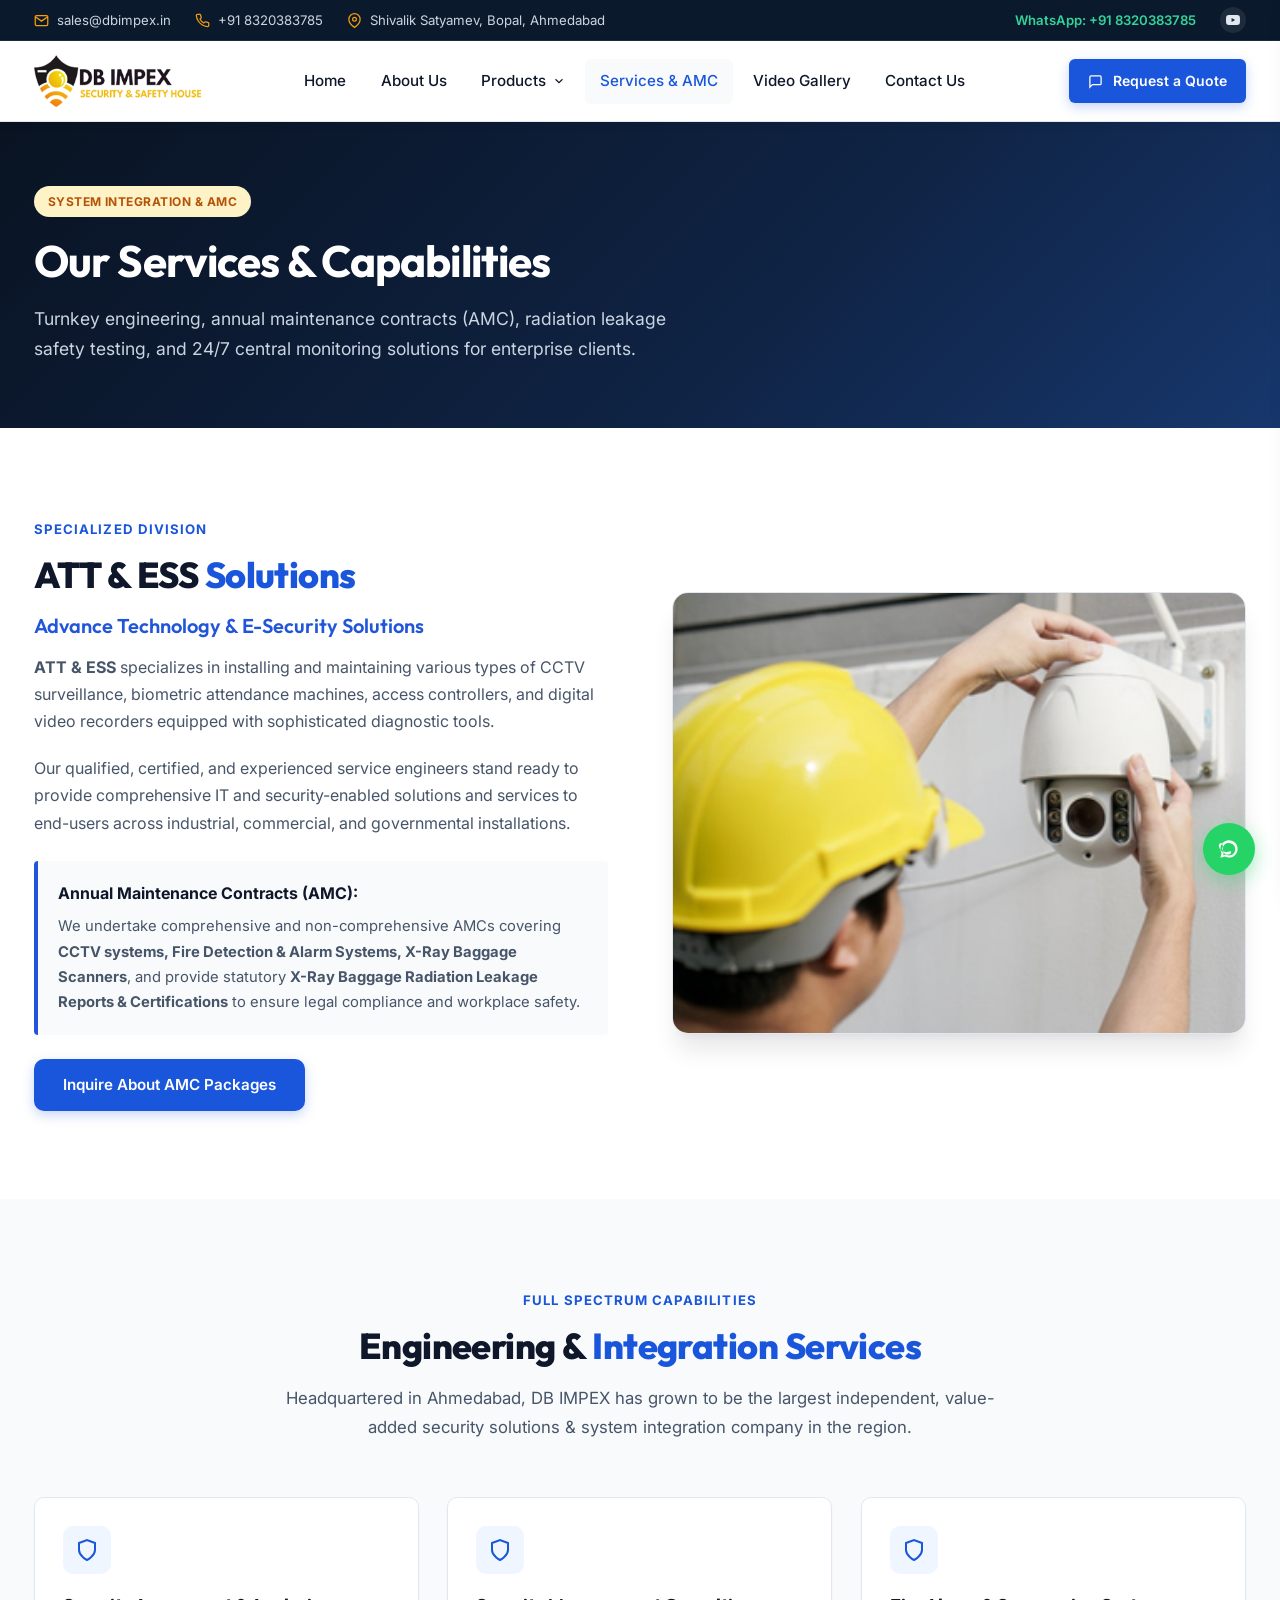
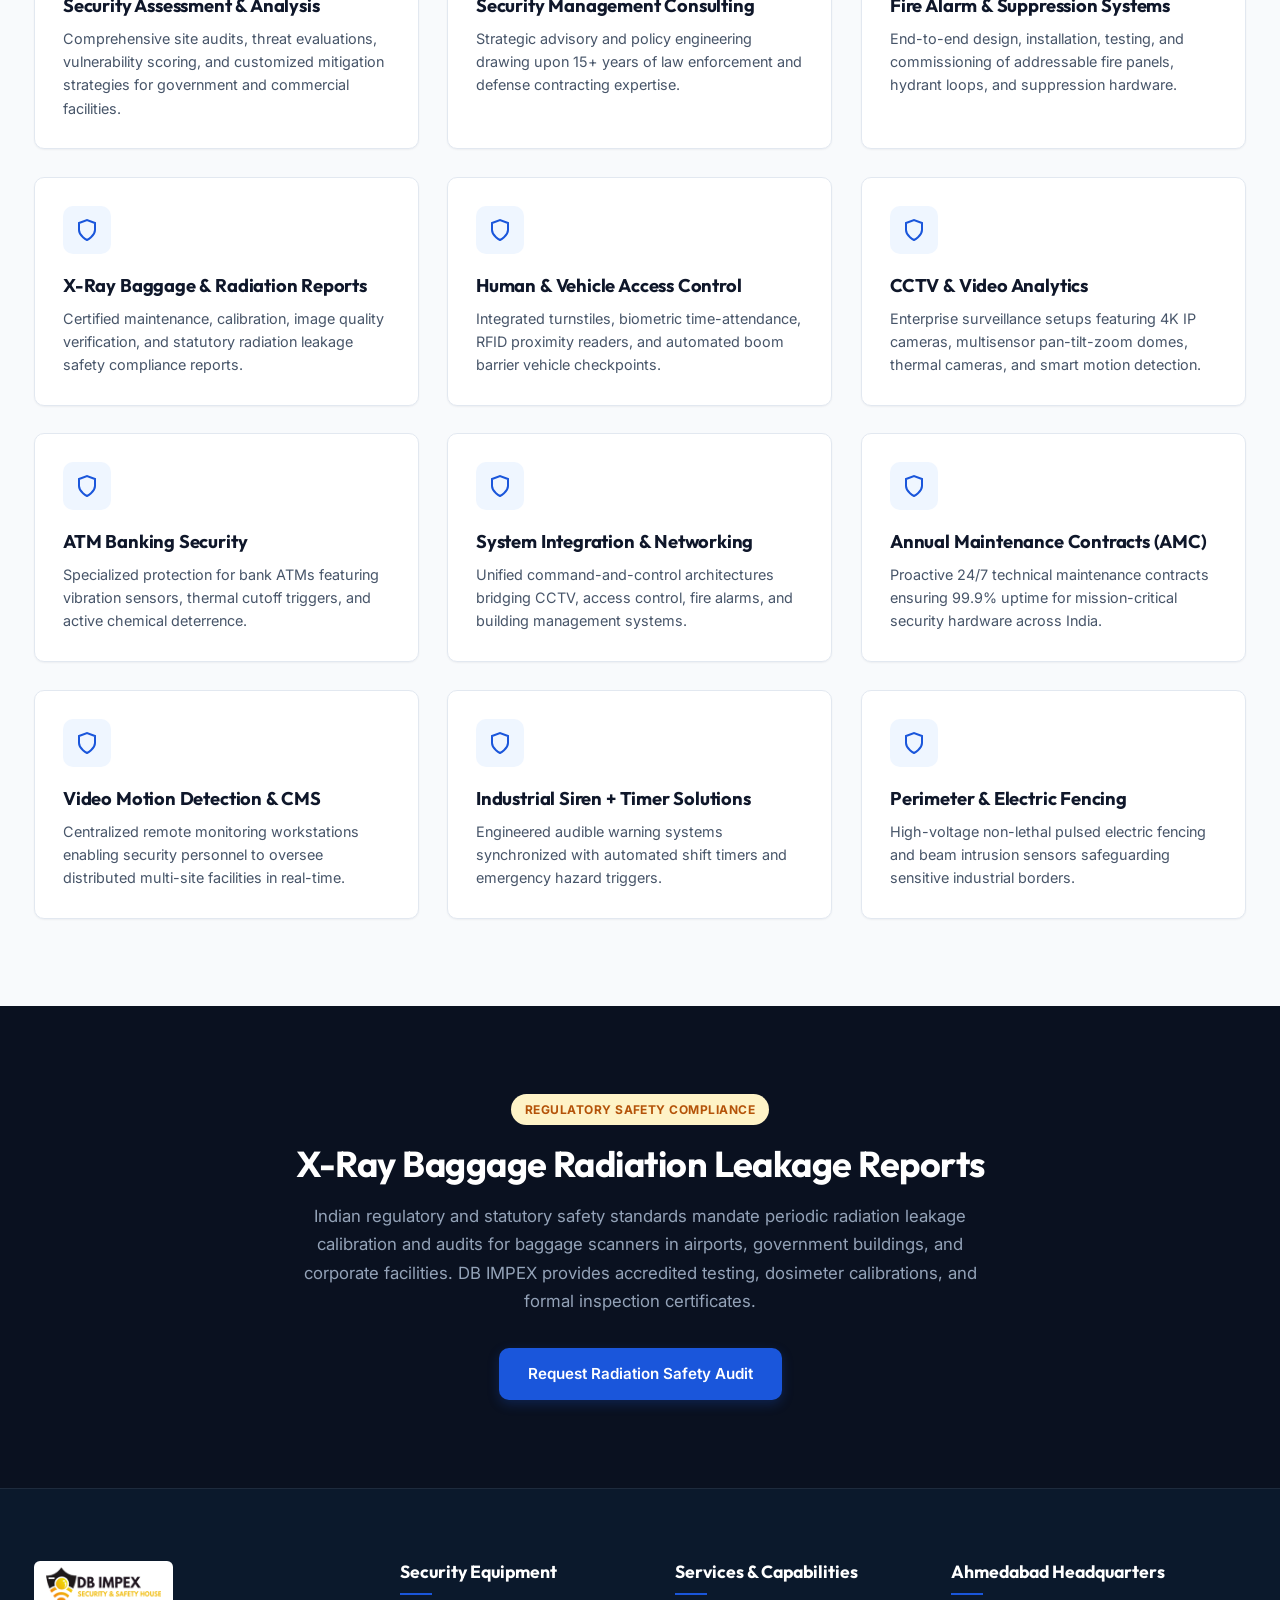
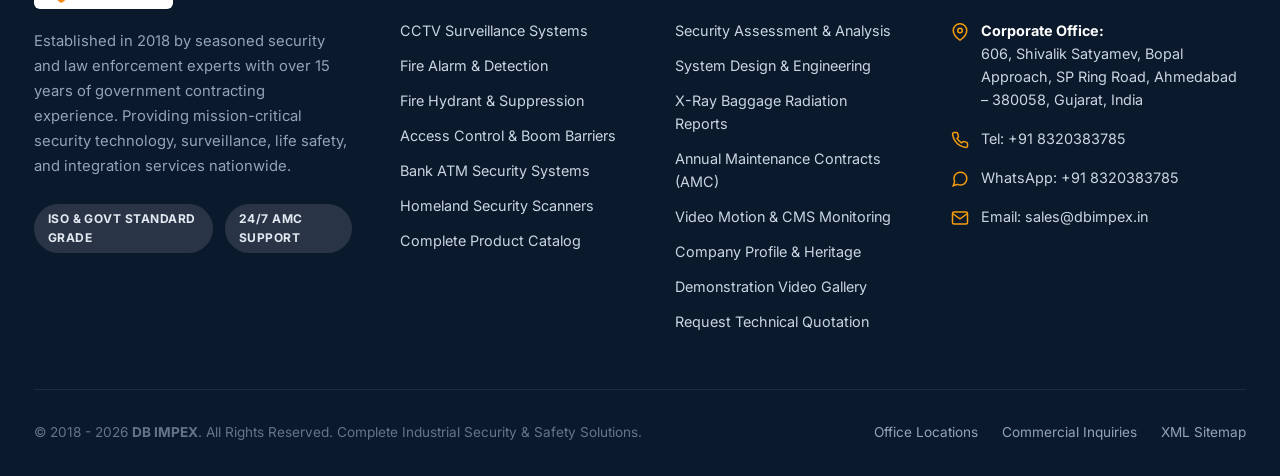
<file: services.html>
<!DOCTYPE html>
<html lang="en">
<head>
  <meta charset="utf-8">
  <meta name="viewport" content="width=device-width, initial-scale=1.0">
  <meta http-equiv="X-UA-Compatible" content="IE=edge">
  <title>Services & AMC Capabilities | DB IMPEX Ahmedabad</title>
  <meta name="description" content="Explore DB IMPEX's security solutions, CCTV surveillance installations, X-ray baggage radiation leakage reports, and Annual Maintenance Contracts (AMC).">
  <meta name="keywords" content="DB Impex, Security and Safety Solutions, CCTV Camera, Fire Detection, Fire Hydrant, Access Control, ATM Security, Homeland Security, Baggage Scanner, Ahmedabad">
  <link rel="canonical" href="https://dbimpex.in/">

  <!-- Open Graph -->
  <meta property="og:title" content="Services & AMC Capabilities | DB IMPEX Ahmedabad">
  <meta property="og:description" content="Explore DB IMPEX's security solutions, CCTV surveillance installations, X-ray baggage radiation leakage reports, and Annual Maintenance Contracts (AMC).">
  <meta property="og:type" content="website">
  <meta property="og:url" content="https://dbimpex.in/">
  <meta property="og:image" content="https://dbimpex.in/assets/images/favicon-512x512.png">

  <!-- Official Favicons -->
  <link rel="shortcut icon" href="favicon.ico" type="image/x-icon">
  <link rel="icon" type="image/png" sizes="32x32" href="assets/images/favicon-32x32.png">
  <link rel="icon" type="image/png" sizes="16x16" href="assets/images/favicon-16x16.png">
  <link rel="icon" type="image/png" sizes="192x192" href="assets/images/favicon-192x192.png">
  <link rel="apple-touch-icon" sizes="180x180" href="assets/images/apple-touch-icon.png">

  <!-- Core Styles -->
  <link rel="stylesheet" href="assets/css/style.css">

  <!-- Schema.org Structured Data -->
  <script type="application/ld+json">
  {
    "@context": "https://schema.org",
    "@type": "SecurityService",
    "name": "DB IMPEX",
    "image": "https://dbimpex.in/assets/images/db-impex-logo.png",
    "url": "https://dbimpex.in/",
    "telephone": "+918320383785",
    "email": "sales@dbimpex.in",
    "address": {
      "@type": "PostalAddress",
      "streetAddress": "606, Shivalik Satyamev, Bopal Approach, SP Ring Road",
      "addressLocality": "Ahmedabad",
      "addressRegion": "Gujarat",
      "postalCode": "380058",
      "addressCountry": "IN"
    },
    "sameAs": [
      "https://www.youtube.com/channel/UCGA_NkZcM_EIrCE6m0U77zg"
    ]
  }
  </script>
</head>
<body>

    <!-- Top Bar -->
    <div class="top-bar">
      <div class="container top-bar-inner">
        <div class="top-bar-left">
          <div class="top-info-item">
            <svg width="15" height="15" viewBox="0 0 24 24" fill="none" stroke="currentColor" stroke-width="2"><path d="M4 4h16c1.1 0 2 .9 2 2v12c0 1.1-.9 2-2 2H4c-1.1 0-2-.9-2-2V6c0-1.1.9-2 2-2z"></path><polyline points="22,6 12,13 2,6"></polyline></svg>
            <a href="mailto:sales@dbimpex.in">sales@dbimpex.in</a>
          </div>
          <div class="top-info-item">
            <svg width="15" height="15" viewBox="0 0 24 24" fill="none" stroke="currentColor" stroke-width="2"><path d="M22 16.92v3a2 2 0 0 1-2.18 2 19.79 19.79 0 0 1-8.63-3.07 19.5 19.5 0 0 1-6-6 19.79 19.79 0 0 1-3.07-8.67A2 2 0 0 1 4.11 2h3a2 2 0 0 1 2 1.72 12.84 12.84 0 0 0 .7 2.81 2 2 0 0 1-.45 2.11L8.09 9.91a16 16 0 0 0 6 6l1.27-1.27a2 2 0 0 1 2.11-.45 12.84 12.84 0 0 0 2.81.7A2 2 0 0 1 22 16.92z"></path></svg>
            <a href="tel:+918320383785">+91 8320383785</a>
          </div>
          <div class="top-info-item">
            <svg width="15" height="15" viewBox="0 0 24 24" fill="none" stroke="currentColor" stroke-width="2"><path d="M21 10c0 7-9 13-9 13s-9-6-9-13a9 9 0 0 1 18 0z"></path><circle cx="12" cy="10" r="3"></circle></svg>
            <span>Shivalik Satyamev, Bopal, Ahmedabad</span>
          </div>
        </div>
        <div class="top-bar-right">
          <div class="top-info-item">
            <a href="https://wa.me/918320383785" target="_blank" rel="noopener" style="display:inline-flex;align-items:center;gap:0.35rem;color:#34D399;font-weight:600;">
              <span>WhatsApp: +91 8320383785</span>
            </a>
          </div>
          <div class="top-social-links">
            <a href="https://www.youtube.com/channel/UCGA_NkZcM_EIrCE6m0U77zg" target="_blank" rel="noopener" title="YouTube Channel" aria-label="YouTube">
              <svg width="14" height="14" viewBox="0 0 24 24" fill="currentColor"><path d="M23.498 6.186a3.016 3.016 0 0 0-2.122-2.136C19.505 3.545 12 3.545 12 3.545s-7.505 0-9.377.505A3.017 3.017 0 0 0 .502 6.186C0 8.07 0 12 0 12s0 3.93.502 5.814a3.016 3.016 0 0 0 2.122 2.136c1.871.505 9.376.505 9.376.505s7.505 0 9.377-.505a3.015 3.015 0 0 0 2.122-2.136C24 15.93 24 12 24 12s0-3.93-.502-5.814zM9.545 15.568V8.432L15.818 12l-6.273 3.568z"/></svg>
            </a>
          </div>
        </div>
      </div>
    </div>

    <!-- Main Navigation Header -->
    <header class="site-header">
      <div class="container header-container">
        <a href="index.html" class="site-logo" aria-label="DB IMPEX Homepage">
          <img src="assets/images/db-impex-logo.png" alt="DB IMPEX - Security & Safety House Logo">
        </a>

        <nav class="main-nav" aria-label="Primary Navigation">
          <div class="nav-item ">
            <a href="index.html" class="nav-link">Home</a>
          </div>
          <div class="nav-item ">
            <a href="about-us.html" class="nav-link">About Us</a>
          </div>

          <!-- Products Dropdown -->
          <div class="nav-item ">
            <a href="products.html" class="nav-link">
              Products
              <svg class="chevron" width="14" height="14" viewBox="0 0 24 24" fill="none" stroke="currentColor" stroke-width="2"><polyline points="6 9 12 15 18 9"></polyline></svg>
            </a>
            <div class="dropdown-menu">
              <a href="cctv-camera.html" class="dropdown-item">
                <div class="item-icon">
                  <svg width="16" height="16" viewBox="0 0 24 24" fill="none" stroke="currentColor" stroke-width="2"><path d="M23 19a2 2 0 0 1-2 2H3a2 2 0 0 1-2-2V8a2 2 0 0 1 2-2h4l2-3h6l2 3h4a2 2 0 0 1 2 2z"></path><circle cx="12" cy="13" r="4"></circle></svg>
                </div>
                <div class="item-info">
                  <span class="item-title">CCTV Camera</span>
                  <span class="item-count">12 Industrial Models</span>
                </div>
              </a>
              <a href="fire-detection.html" class="dropdown-item">
                <div class="item-icon">
                  <svg width="16" height="16" viewBox="0 0 24 24" fill="none" stroke="currentColor" stroke-width="2"><path d="M8.5 14.5A2.5 2.5 0 0 0 11 12c0-1.38-.5-2-1-3-1.072-2.143-.224-4.054 2-6 .5 2.5 2 4.9 4 6.5 2 1.6 3 3.5 3 5.5a7 7 0 1 1-14 0c0-1.153.433-2.294 1-3a2.5 2.5 0 0 0 2.5 2.5z"></path></svg>
                </div>
                <div class="item-info">
                  <span class="item-title">Fire Detection</span>
                  <span class="item-count">17 Alarm & Detector Systems</span>
                </div>
              </a>
              <a href="fire-hydrant.html" class="dropdown-item">
                <div class="item-icon">
                  <svg width="16" height="16" viewBox="0 0 24 24" fill="none" stroke="currentColor" stroke-width="2"><path d="M12 2v20M17 5H9.5a3.5 3.5 0 0 0 0 7h5a3.5 3.5 0 0 1 0 7H6"></path></svg>
                </div>
                <div class="item-info">
                  <span class="item-title">Fire Hydrant</span>
                  <span class="item-count">8 Valves, Hoses & Pipes</span>
                </div>
              </a>
              <a href="access-control.html" class="dropdown-item">
                <div class="item-icon">
                  <svg width="16" height="16" viewBox="0 0 24 24" fill="none" stroke="currentColor" stroke-width="2"><rect x="3" y="11" width="18" height="11" rx="2" ry="2"></rect><path d="M7 11V7a5 5 0 0 1 10 0v4"></path></svg>
                </div>
                <div class="item-info">
                  <span class="item-title">Access Control & Boom Barrier</span>
                  <span class="item-count">Perimeter & Gate Systems</span>
                </div>
              </a>
              <a href="atm-security.html" class="dropdown-item">
                <div class="item-icon">
                  <svg width="16" height="16" viewBox="0 0 24 24" fill="none" stroke="currentColor" stroke-width="2"><rect x="2" y="4" width="20" height="16" rx="2"></rect><line x1="12" y1="8" x2="12" y2="16"></line><line x1="8" y1="12" x2="16" y2="12"></line></svg>
                </div>
                <div class="item-info">
                  <span class="item-title">ATM Security</span>
                  <span class="item-count">4 Udar & Gas Deterrent Systems</span>
                </div>
              </a>
              <a href="homeland-security.html" class="dropdown-item">
                <div class="item-icon">
                  <svg width="16" height="16" viewBox="0 0 24 24" fill="none" stroke="currentColor" stroke-width="2"><polygon points="12 2 2 7 12 12 22 7 12 2"></polygon><polyline points="2 17 12 22 22 17"></polyline><polyline points="2 12 12 17 22 12"></polyline></svg>
                </div>
                <div class="item-info">
                  <span class="item-title">Homeland Security</span>
                  <span class="item-count">12 Scanners & Detection Devices</span>
                </div>
              </a>
              <div style="border-top:1px solid #E2E8F0; margin-top:0.5rem; padding-top:0.5rem;">
                <a href="products.html" style="font-size:0.85rem; font-weight:700; color:#1A56DB; display:block; padding:0.5rem 1rem;">
                  View Full Product Directory →
                </a>
              </div>
            </div>
          </div>

          <div class="nav-item active">
            <a href="services.html" class="nav-link">Services & AMC</a>
          </div>
          <div class="nav-item ">
            <a href="gallery.html" class="nav-link">Video Gallery</a>
          </div>
          <div class="nav-item ">
            <a href="contact-us.html" class="nav-link">Contact Us</a>
          </div>
        </nav>

        <div class="header-actions">
          <a href="enquiry-now.html" class="btn btn-primary btn-sm open-quote-modal" data-product="General Product Inquiry">
            <svg width="15" height="15" viewBox="0 0 24 24" fill="none" stroke="currentColor" stroke-width="2"><path d="M21 15a2 2 0 0 1-2 2H7l-4 4V5a2 2 0 0 1 2-2h14a2 2 0 0 1 2 2z"></path></svg>
            Request a Quote
          </a>
          <button class="mobile-menu-toggle" aria-label="Toggle mobile menu">
            <svg width="24" height="24" viewBox="0 0 24 24" fill="none" stroke="currentColor" stroke-width="2"><line x1="3" y1="12" x2="21" y2="12"></line><line x1="3" y1="6" x2="21" y2="6"></line><line x1="3" y1="18" x2="21" y2="18"></line></svg>
          </button>
        </div>
      </div>
    </header>

    <!-- Mobile Drawer -->
    <div class="mobile-drawer-overlay"></div>
    <div class="mobile-nav-drawer">
      <div class="drawer-header">
        <img src="assets/images/db-impex-logo.png" alt="DB IMPEX Logo">
        <button class="drawer-close" aria-label="Close menu">&times;</button>
      </div>
      <div class="mobile-nav-list">
        <a href="index.html" class="mobile-nav-link">Home</a>
        <a href="about-us.html" class="mobile-nav-link">About Us</a>
        <div>
          <a href="#" class="mobile-nav-link mobile-submenu-toggle">
            Products
            <svg width="14" height="14" viewBox="0 0 24 24" fill="none" stroke="currentColor" stroke-width="2"><polyline points="6 9 12 15 18 9"></polyline></svg>
          </a>
          <div class="mobile-submenu">
            <a href="products.html">All Products Catalog</a>
            <a href="cctv-camera.html">CCTV Camera (12)</a>
            <a href="fire-detection.html">Fire Detection (17)</a>
            <a href="fire-hydrant.html">Fire Hydrant (8)</a>
            <a href="access-control.html">Access Control & Boom Barriers</a>
            <a href="atm-security.html">ATM Security (4)</a>
            <a href="homeland-security.html">Homeland Security (12)</a>
          </div>
        </div>
        <a href="services.html" class="mobile-nav-link">Services & AMC</a>
        <a href="gallery.html" class="mobile-nav-link">Video Gallery</a>
        <a href="contact-us.html" class="mobile-nav-link">Contact Us</a>
        <a href="enquiry-now.html" class="mobile-nav-link" style="color:var(--brand-blue);font-weight:700;">Enquiry Now</a>
      </div>
      <div style="margin-top:auto; padding-top:1.5rem; border-top:1px solid #E2E8F0;">
        <p style="font-size:0.85rem; color:#64748B; margin-bottom:0.75rem;">Need immediate assistance?</p>
        <a href="tel:+918320383785" class="btn btn-secondary btn-sm" style="width:100%; margin-bottom:0.5rem;">Call: +91 8320383785</a>
        <a href="https://wa.me/918320383785" class="btn btn-accent btn-sm" style="width:100%;" target="_blank">Chat on WhatsApp</a>
      </div>
    </div>
    
    <!-- Page Header Banner -->
    <section style="background:linear-gradient(135deg, #091322 0%, #0F2344 60%, #17376D 100%); color:#FFFFFF; padding:4rem 0;">
      <div class="container">
        <span class="badge badge-amber" style="margin-bottom:1rem;">SYSTEM INTEGRATION & AMC</span>
        <h1 style="color:#FFFFFF; font-size:2.75rem; margin-bottom:1rem;">Our Services & Capabilities</h1>
        <p style="color:#CBD5E1; font-size:1.1rem; max-width:650px;">
          Turnkey engineering, annual maintenance contracts (AMC), radiation leakage safety testing, and 24/7 central monitoring solutions for enterprise clients.
        </p>
      </div>
    </section>

    <!-- ATT & ESS Solutions Highlight -->
    <section class="section">
      <div class="container">
        <div class="about-grid">
          <div class="about-text">
            <span class="section-tag">SPECIALIZED DIVISION</span>
            <h2 class="section-title">ATT & ESS <span class="highlight">Solutions</span></h2>
            <h4 style="color:#2156DA; margin-bottom:1rem; font-weight:600;">Advance Technology & E-Security Solutions</h4>
            <p style="margin-bottom:1.25rem;">
              <strong>ATT & ESS</strong> specializes in installing and maintaining various types of CCTV surveillance, biometric attendance machines, access controllers, and digital video recorders equipped with sophisticated diagnostic tools.
            </p>
            <p style="margin-bottom:1.5rem;">
              Our qualified, certified, and experienced service engineers stand ready to provide comprehensive IT and security-enabled solutions and services to end-users across industrial, commercial, and governmental installations.
            </p>
            <div style="background:#F8FAFC; border-left:4px solid #2156DA; padding:1.25rem; border-radius:4px; margin-bottom:1.5rem;">
              <strong style="color:#0F172A; display:block; margin-bottom:0.5rem;">Annual Maintenance Contracts (AMC):</strong>
              <p style="font-size:0.925rem; margin:0;">
                We undertake comprehensive and non-comprehensive AMCs covering <strong>CCTV systems, Fire Detection & Alarm Systems, X-Ray Baggage Scanners</strong>, and provide statutory <strong>X-Ray Baggage Radiation Leakage Reports & Certifications</strong> to ensure legal compliance and workplace safety.
              </p>
            </div>
            <a href="enquiry-now.html" class="btn btn-primary open-quote-modal" data-product="Annual Maintenance Contract (AMC) Inquiry">
              Inquire About AMC Packages
            </a>
          </div>

          <div class="about-visual">
            <div class="about-img-main">
              <img src="assets/images/images_services.jpg" alt="DB IMPEX Technical Engineering and Services">
            </div>
          </div>
        </div>
      </div>
    </section>

    <!-- Full Spectrum Service Capabilities Grid -->
    <section class="section section-bg-light">
      <div class="container">
        <div class="section-header">
          <span class="section-tag">FULL SPECTRUM CAPABILITIES</span>
          <h2 class="section-title">Engineering & <span class="highlight">Integration Services</span></h2>
          <p class="section-desc">
            Headquartered in Ahmedabad, DB IMPEX has grown to be the largest independent, value-added security solutions & system integration company in the region.
          </p>
        </div>

        <div class="services-grid">
    
          <div class="service-card">
            <div class="service-icon-box">
              <svg width="24" height="24" viewBox="0 0 24 24" fill="none" stroke="currentColor" stroke-width="2"><path d="M12 22s8-4 8-10V5l-8-3-8 3v7c0 6 8 10 8 10z"></path></svg>
            </div>
            <h3 class="service-title">Security Assessment & Analysis</h3>
            <p class="service-desc">Comprehensive site audits, threat evaluations, vulnerability scoring, and customized mitigation strategies for government and commercial facilities.</p>
          </div>
        
          <div class="service-card">
            <div class="service-icon-box">
              <svg width="24" height="24" viewBox="0 0 24 24" fill="none" stroke="currentColor" stroke-width="2"><path d="M12 22s8-4 8-10V5l-8-3-8 3v7c0 6 8 10 8 10z"></path></svg>
            </div>
            <h3 class="service-title">Security Management Consulting</h3>
            <p class="service-desc">Strategic advisory and policy engineering drawing upon 15+ years of law enforcement and defense contracting expertise.</p>
          </div>
        
          <div class="service-card">
            <div class="service-icon-box">
              <svg width="24" height="24" viewBox="0 0 24 24" fill="none" stroke="currentColor" stroke-width="2"><path d="M12 22s8-4 8-10V5l-8-3-8 3v7c0 6 8 10 8 10z"></path></svg>
            </div>
            <h3 class="service-title">Fire Alarm & Suppression Systems</h3>
            <p class="service-desc">End-to-end design, installation, testing, and commissioning of addressable fire panels, hydrant loops, and suppression hardware.</p>
          </div>
        
          <div class="service-card">
            <div class="service-icon-box">
              <svg width="24" height="24" viewBox="0 0 24 24" fill="none" stroke="currentColor" stroke-width="2"><path d="M12 22s8-4 8-10V5l-8-3-8 3v7c0 6 8 10 8 10z"></path></svg>
            </div>
            <h3 class="service-title">X-Ray Baggage & Radiation Reports</h3>
            <p class="service-desc">Certified maintenance, calibration, image quality verification, and statutory radiation leakage safety compliance reports.</p>
          </div>
        
          <div class="service-card">
            <div class="service-icon-box">
              <svg width="24" height="24" viewBox="0 0 24 24" fill="none" stroke="currentColor" stroke-width="2"><path d="M12 22s8-4 8-10V5l-8-3-8 3v7c0 6 8 10 8 10z"></path></svg>
            </div>
            <h3 class="service-title">Human & Vehicle Access Control</h3>
            <p class="service-desc">Integrated turnstiles, biometric time-attendance, RFID proximity readers, and automated boom barrier vehicle checkpoints.</p>
          </div>
        
          <div class="service-card">
            <div class="service-icon-box">
              <svg width="24" height="24" viewBox="0 0 24 24" fill="none" stroke="currentColor" stroke-width="2"><path d="M12 22s8-4 8-10V5l-8-3-8 3v7c0 6 8 10 8 10z"></path></svg>
            </div>
            <h3 class="service-title">CCTV & Video Analytics</h3>
            <p class="service-desc">Enterprise surveillance setups featuring 4K IP cameras, multisensor pan-tilt-zoom domes, thermal cameras, and smart motion detection.</p>
          </div>
        
          <div class="service-card">
            <div class="service-icon-box">
              <svg width="24" height="24" viewBox="0 0 24 24" fill="none" stroke="currentColor" stroke-width="2"><path d="M12 22s8-4 8-10V5l-8-3-8 3v7c0 6 8 10 8 10z"></path></svg>
            </div>
            <h3 class="service-title">ATM Banking Security</h3>
            <p class="service-desc">Specialized protection for bank ATMs featuring vibration sensors, thermal cutoff triggers, and active chemical deterrence.</p>
          </div>
        
          <div class="service-card">
            <div class="service-icon-box">
              <svg width="24" height="24" viewBox="0 0 24 24" fill="none" stroke="currentColor" stroke-width="2"><path d="M12 22s8-4 8-10V5l-8-3-8 3v7c0 6 8 10 8 10z"></path></svg>
            </div>
            <h3 class="service-title">System Integration & Networking</h3>
            <p class="service-desc">Unified command-and-control architectures bridging CCTV, access control, fire alarms, and building management systems.</p>
          </div>
        
          <div class="service-card">
            <div class="service-icon-box">
              <svg width="24" height="24" viewBox="0 0 24 24" fill="none" stroke="currentColor" stroke-width="2"><path d="M12 22s8-4 8-10V5l-8-3-8 3v7c0 6 8 10 8 10z"></path></svg>
            </div>
            <h3 class="service-title">Annual Maintenance Contracts (AMC)</h3>
            <p class="service-desc">Proactive 24/7 technical maintenance contracts ensuring 99.9% uptime for mission-critical security hardware across India.</p>
          </div>
        
          <div class="service-card">
            <div class="service-icon-box">
              <svg width="24" height="24" viewBox="0 0 24 24" fill="none" stroke="currentColor" stroke-width="2"><path d="M12 22s8-4 8-10V5l-8-3-8 3v7c0 6 8 10 8 10z"></path></svg>
            </div>
            <h3 class="service-title">Video Motion Detection & CMS</h3>
            <p class="service-desc">Centralized remote monitoring workstations enabling security personnel to oversee distributed multi-site facilities in real-time.</p>
          </div>
        
          <div class="service-card">
            <div class="service-icon-box">
              <svg width="24" height="24" viewBox="0 0 24 24" fill="none" stroke="currentColor" stroke-width="2"><path d="M12 22s8-4 8-10V5l-8-3-8 3v7c0 6 8 10 8 10z"></path></svg>
            </div>
            <h3 class="service-title">Industrial Siren + Timer Solutions</h3>
            <p class="service-desc">Engineered audible warning systems synchronized with automated shift timers and emergency hazard triggers.</p>
          </div>
        
          <div class="service-card">
            <div class="service-icon-box">
              <svg width="24" height="24" viewBox="0 0 24 24" fill="none" stroke="currentColor" stroke-width="2"><path d="M12 22s8-4 8-10V5l-8-3-8 3v7c0 6 8 10 8 10z"></path></svg>
            </div>
            <h3 class="service-title">Perimeter & Electric Fencing</h3>
            <p class="service-desc">High-voltage non-lethal pulsed electric fencing and beam intrusion sensors safeguarding sensitive industrial borders.</p>
          </div>
        
        </div>
      </div>
    </section>

    <!-- Radiation Leakage & Compliance Strip -->
    <section class="section section-bg-dark">
      <div class="container" style="text-align:center;">
        <span class="badge badge-amber" style="margin-bottom:1rem;">REGULATORY SAFETY COMPLIANCE</span>
        <h2 style="color:#FFFFFF; font-size:2.25rem; margin-bottom:1rem;">X-Ray Baggage Radiation Leakage Reports</h2>
        <p style="color:#94A3B8; max-width:700px; margin:0 auto 2rem; font-size:1.05rem;">
          Indian regulatory and statutory safety standards mandate periodic radiation leakage calibration and audits for baggage scanners in airports, government buildings, and corporate facilities. DB IMPEX provides accredited testing, dosimeter calibrations, and formal inspection certificates.
        </p>
        <a href="enquiry-now.html" class="btn btn-primary open-quote-modal" data-product="X-Ray Baggage Radiation Leakage Inspection & Report">
          Request Radiation Safety Audit
        </a>
      </div>
    </section>
    
    <!-- Footer -->
    <footer class="site-footer">
      <div class="container">
        <div class="footer-grid">
          <!-- Col 1: Brand Info -->
          <div class="footer-col footer-brand">
            <a href="index.html">
              <img src="assets/images/db-impex-logo.png" alt="DB IMPEX" style="height:48px; background:#FFFFFF; padding:6px 12px; border-radius:6px;">
            </a>
            <p>
              Established in 2018 by seasoned security and law enforcement experts with over 15 years of government contracting experience. Providing mission-critical security technology, surveillance, life safety, and integration services nationwide.
            </p>
            <div style="display:flex; gap:0.75rem;">
              <span class="badge badge-dark">ISO & Govt Standard Grade</span>
              <span class="badge badge-dark">24/7 AMC Support</span>
            </div>
          </div>

          <!-- Col 2: Product Categories -->
          <div class="footer-col">
            <h4>Security Equipment</h4>
            <div class="footer-links">
              <a href="cctv-camera.html">CCTV Surveillance Systems</a>
              <a href="fire-detection.html">Fire Alarm & Detection</a>
              <a href="fire-hydrant.html">Fire Hydrant & Suppression</a>
              <a href="access-control.html">Access Control & Boom Barriers</a>
              <a href="atm-security.html">Bank ATM Security Systems</a>
              <a href="homeland-security.html">Homeland Security Scanners</a>
              <a href="products.html">Complete Product Catalog</a>
            </div>
          </div>

          <!-- Col 3: Services & Navigation -->
          <div class="footer-col">
            <h4>Services & Capabilities</h4>
            <div class="footer-links">
              <a href="services.html">Security Assessment & Analysis</a>
              <a href="services.html">System Design & Engineering</a>
              <a href="services.html">X-Ray Baggage Radiation Reports</a>
              <a href="services.html">Annual Maintenance Contracts (AMC)</a>
              <a href="services.html">Video Motion & CMS Monitoring</a>
              <a href="about-us.html">Company Profile & Heritage</a>
              <a href="gallery.html">Demonstration Video Gallery</a>
              <a href="enquiry-now.html">Request Technical Quotation</a>
            </div>
          </div>

          <!-- Col 4: Verified Contact Details -->
          <div class="footer-col">
            <h4>Ahmedabad Headquarters</h4>
            <div class="footer-contact-item">
              <svg width="18" height="18" viewBox="0 0 24 24" fill="none" stroke="currentColor" stroke-width="2"><path d="M21 10c0 7-9 13-9 13s-9-6-9-13a9 9 0 0 1 18 0z"></path><circle cx="12" cy="10" r="3"></circle></svg>
              <div>
                <strong style="color:#FFFFFF; display:block;">Corporate Office:</strong>
                606, Shivalik Satyamev, Bopal Approach, SP Ring Road, Ahmedabad – 380058, Gujarat, India
              </div>
            </div>
            <div class="footer-contact-item">
              <svg width="18" height="18" viewBox="0 0 24 24" fill="none" stroke="currentColor" stroke-width="2"><path d="M22 16.92v3a2 2 0 0 1-2.18 2 19.79 19.79 0 0 1-8.63-3.07 19.5 19.5 0 0 1-6-6 19.79 19.79 0 0 1-3.07-8.67A2 2 0 0 1 4.11 2h3a2 2 0 0 1 2 1.72 12.84 12.84 0 0 0 .7 2.81 2 2 0 0 1-.45 2.11L8.09 9.91a16 16 0 0 0 6 6l1.27-1.27a2 2 0 0 1 2.11-.45 12.84 12.84 0 0 0 2.81.7A2 2 0 0 1 22 16.92z"></path></svg>
              <div>
                Tel: <a href="tel:+918320383785">+91 8320383785</a>
              </div>
            </div>
            <div class="footer-contact-item">
              <svg width="18" height="18" viewBox="0 0 24 24" fill="none" stroke="currentColor" stroke-width="2"><path d="M21 11.5a8.38 8.38 0 0 1-.9 3.8 8.5 8.5 0 0 1-7.6 4.7 8.38 8.38 0 0 1-3.8-.9L3 21l1.9-5.7a8.38 8.38 0 0 1-.9-3.8 8.5 8.5 0 0 1 4.7-7.6 8.38 8.38 0 0 1 3.8-.9h.5a8.48 8.48 0 0 1 8 8v.5z"></path></svg>
              <div>
                WhatsApp: <a href="https://wa.me/918320383785" target="_blank" rel="noopener">+91 8320383785</a>
              </div>
            </div>
            <div class="footer-contact-item">
              <svg width="18" height="18" viewBox="0 0 24 24" fill="none" stroke="currentColor" stroke-width="2"><path d="M4 4h16c1.1 0 2 .9 2 2v12c0 1.1-.9 2-2 2H4c-1.1 0-2-.9-2-2V6c0-1.1.9-2 2-2z"></path><polyline points="22,6 12,13 2,6"></polyline></svg>
              <div>
                Email: <a href="mailto:sales@dbimpex.in">sales@dbimpex.in</a>
              </div>
            </div>
          </div>
        </div>

        <div class="footer-bottom">
          <div>
            &copy; 2018 - 2026 <strong>DB IMPEX</strong>. All Rights Reserved. Complete Industrial Security & Safety Solutions.
          </div>
          <div style="display:flex; gap:1.5rem;">
            <a href="contact-us.html">Office Locations</a>
            <a href="enquiry-now.html">Commercial Inquiries</a>
            <a href="sitemap.xml">XML Sitemap</a>
          </div>
        </div>
      </div>
    </footer>

    <!-- Interactive Quote Modal -->
    <div class="modal-overlay" id="quoteModal" role="dialog" aria-modal="true" aria-labelledby="modalTitle">
      <div class="modal-card">
        <div class="modal-header">
          <h3 id="modalTitle">Request a Security Equipment Quotation</h3>
          <button class="modal-close" aria-label="Close dialog">&times;</button>
        </div>
        <div class="modal-body">
          <form action="send_form_email.php" method="POST" class="ajax-form">
            <!-- Anti-spam Honeypot -->
            <input type="text" name="website_hp" style="display:none;" tabindex="-1" autocomplete="off">
            <div class="form-grid">
              <div class="form-group col-span-2">
                <label class="form-label" for="quoteProduct">Equipment / Requirement</label>
                <input type="text" id="quoteProduct" name="product" class="form-control" readonly style="background:#F1F5F9; font-weight:600; color:#1A56DB;">
              </div>
              <div class="form-group">
                <label class="form-label" for="quoteName">Full Name *</label>
                <input type="text" id="quoteName" name="full_name" class="form-control" placeholder="Your Name" required>
              </div>
              <div class="form-group">
                <label class="form-label" for="quoteCompany">Organization / Company</label>
                <input type="text" id="quoteCompany" name="company" class="form-control" placeholder="Company Name">
              </div>
              <div class="form-group">
                <label class="form-label" for="quotePhone">Phone / Mobile *</label>
                <input type="tel" id="quotePhone" name="telephone" class="form-control" placeholder="+91 XXXXX XXXXX" required>
              </div>
              <div class="form-group">
                <label class="form-label" for="quoteEmail">Business Email *</label>
                <input type="email" id="quoteEmail" name="email" class="form-control" placeholder="name@company.com" required>
              </div>
              <div class="form-group col-span-2">
                <label class="form-label" for="quoteMessage">Specifications & Project Requirements</label>
                <textarea id="quoteMessage" name="comments" class="form-control" placeholder="Specify quantity, site location, timeline or installation requirements..."></textarea>
              </div>
              <div class="form-group col-span-2">
                <button type="submit" class="btn btn-primary" style="width:100%;">Submit Official Inquiry</button>
              </div>
            </div>
          </form>
        </div>
      </div>
    </div>

    <!-- Floating Action Buttons -->
    <div class="floating-actions">
      <a href="https://wa.me/918320383785" target="_blank" rel="noopener" class="float-btn float-whatsapp" title="WhatsApp DB IMPEX" aria-label="WhatsApp Us">
        <svg width="26" height="26" viewBox="0 0 24 24" fill="currentColor"><path d="M12.031 6.172c-3.181 0-5.767 2.586-5.768 5.766-.001 1.298.38 2.27 1.019 3.287l-.711 2.598 2.668-.699c.969.584 1.769.882 2.792.882 3.182 0 5.767-2.587 5.768-5.766 0-3.18-2.586-5.768-5.768-5.768zm0-2.172c4.378 0 7.938 3.559 7.938 7.94 0 4.38-3.56 7.939-7.938 7.939-1.332 0-2.593-.332-3.7-.927l-4.331 1.135 1.155-4.225c-.663-1.163-1.062-2.511-1.062-3.922 0-4.381 3.56-7.94 7.938-7.94zm-1.897 10.749c-.279.141-.659.212-1.028.188-.415-.027-.852-.204-1.289-.481-1.127-.714-1.875-1.785-2.227-2.314-.351-.53-.027-.816.113-1.037.126-.197.279-.434.419-.651.139-.217.186-.372.279-.62.093-.248.047-.465-.023-.651-.07-.186-.628-1.512-.86-2.07-.226-.543-.456-.469-.628-.477-.163-.008-.349-.01-.535-.01-.186 0-.488.07-.744.349-.256.279-.977.954-.977 2.326s1.001 2.698 1.14 2.884c.14.186 1.968 3.006 4.77 4.215.666.288 1.187.46 1.593.589.67.213 1.28.183 1.761.111.537-.08 1.65-.674 1.883-1.325.233-.651.233-1.209.163-1.325-.07-.116-.256-.186-.535-.326z"/></svg>
      </a>
    </div>

    <!-- Scripts -->
    <script src="assets/js/main.js"></script>
    </body></html>
</file>
<file: assets/css/style.css>
/* ==========================================================================
   DB IMPEX - Corporate Design System & Stylesheet
   Security & Safety Solutions Provider
   Based on Clean Corporate White-and-Blue Aesthetic
   ========================================================================== */

@import url('https://fonts.googleapis.com/css2?family=Inter:wght@300;400;500;600;700;800&family=Outfit:wght@500;600;700;800&display=swap');

:root {
  --font-base: 'Inter', -apple-system, BlinkMacSystemFont, 'Segoe UI', Roboto, Helvetica, Arial, sans-serif;
  --font-heading: 'Outfit', 'Inter', -apple-system, BlinkMacSystemFont, sans-serif;

  /* Color Palette (Clean Corporate White & Blue) */
  --primary-navy: #0B192C;
  --primary-navy-light: #1E3E62;
  --navy-dark: #000000;
  --brand-blue: #1A56DB;
  --brand-blue-hover: #1342AC;
  --brand-blue-light: #EFF6FF;
  --brand-blue-subtle: #DBEAFE;
  --brand-accent-amber: #F59E0B;
  --brand-accent-amber-hover: #D97706;

  /* Neutrals */
  --text-primary: #0F172A;
  --text-secondary: #475569;
  --text-muted: #64748B;
  --text-light: #94A3B8;
  --bg-white: #FFFFFF;
  --bg-light: #F8FAFC;
  --bg-slate: #F1F5F9;
  --bg-blue-tint: #F0F6FF;
  --bg-dark: #0A1120;
  --bg-dark-surface: #131E33;

  /* Borders & Shadows */
  --border-light: #E2E8F0;
  --border-subtle: #F1F5F9;
  --border-blue: #BFDBFE;
  --shadow-sm: 0 1px 2px 0 rgba(15, 23, 42, 0.05);
  --shadow-md: 0 4px 6px -1px rgba(15, 23, 42, 0.07), 0 2px 4px -2px rgba(15, 23, 42, 0.05);
  --shadow-lg: 0 10px 15px -3px rgba(15, 23, 42, 0.08), 0 4px 6px -4px rgba(15, 23, 42, 0.04);
  --shadow-xl: 0 20px 25px -5px rgba(15, 23, 42, 0.1), 0 8px 10px -6px rgba(15, 23, 42, 0.06);
  --shadow-blue: 0 10px 25px -5px rgba(26, 86, 219, 0.25);

  /* Layout */
  --container-max: 1260px;
  --radius-sm: 6px;
  --radius-md: 10px;
  --radius-lg: 16px;
  --radius-full: 9999px;
  --transition: all 0.25s cubic-bezier(0.4, 0, 0.2, 1);
}

*, *::before, *::after {
  box-sizing: border-box;
  margin: 0;
  padding: 0;
}

html {
  font-size: 16px;
  scroll-behavior: smooth;
  -webkit-text-size-adjust: 100%;
}

body {
  font-family: var(--font-base);
  font-size: 1rem;
  line-height: 1.6;
  color: var(--text-primary);
  background-color: var(--bg-white);
  -webkit-font-smoothing: antialiased;
  -moz-osx-font-smoothing: grayscale;
  overflow-x: hidden;
}

img {
  max-width: 100%;
  height: auto;
  display: block;
}

a {
  color: var(--brand-blue);
  text-decoration: none;
  transition: var(--transition);
}

a:hover {
  color: var(--brand-blue-hover);
}

ul, ol {
  list-style: none;
}

h1, h2, h3, h4, h5, h6 {
  font-family: var(--font-heading);
  color: var(--text-primary);
  font-weight: 700;
  line-height: 1.25;
}

h1 { font-size: 2.85rem; letter-spacing: -0.02em; }
h2 { font-size: 2.125rem; letter-spacing: -0.015em; }
h3 { font-size: 1.5rem; letter-spacing: -0.01em; }
h4 { font-size: 1.25rem; }
h5 { font-size: 1.1rem; }
h6 { font-size: 0.95rem; text-transform: uppercase; letter-spacing: 0.05em; }

p {
  color: var(--text-secondary);
  line-height: 1.7;
}

.container {
  width: 100%;
  max-width: var(--container-max);
  margin-left: auto;
  margin-right: auto;
  padding-left: 1.5rem;
  padding-right: 1.5rem;
}

/* ==========================================================================
   BUTTONS & BADGES
   ========================================================================== */
.btn {
  display: inline-flex;
  align-items: center;
  justify-content: center;
  gap: 0.6rem;
  font-family: var(--font-base);
  font-weight: 600;
  font-size: 0.95rem;
  padding: 0.8rem 1.75rem;
  min-height: 44px;
  border-radius: var(--radius-md);
  border: 1px solid transparent;
  cursor: pointer;
  transition: transform 0.2s cubic-bezier(0.16, 1, 0.3, 1), background-color 0.2s ease, border-color 0.2s ease, box-shadow 0.2s ease, color 0.2s ease;
  text-decoration: none;
  white-space: nowrap;
  user-select: none;
  -webkit-tap-highlight-color: transparent;
}

.btn:active {
  transform: translateY(0);
}

.btn-primary {
  background-color: var(--brand-blue);
  color: #ffffff !important;
  box-shadow: 0 4px 12px rgba(26, 86, 219, 0.25);
}

.btn-primary:hover {
  background-color: var(--brand-blue-hover);
  transform: translateY(-2px);
  box-shadow: var(--shadow-blue);
}

.btn-secondary {
  background-color: var(--bg-white);
  color: var(--brand-blue) !important;
  border-color: #CBD5E1;
  box-shadow: var(--shadow-sm);
}

.btn-secondary:hover {
  background-color: var(--brand-blue-light);
  border-color: var(--brand-blue);
  color: var(--brand-blue) !important;
  transform: translateY(-2px);
}

.btn-outline-navy {
  background-color: #FFFFFF;
  color: var(--text-primary) !important;
  border-color: #CBD5E1;
}

.btn-outline-navy:hover {
  border-color: var(--brand-blue);
  color: var(--brand-blue) !important;
  transform: translateY(-2px);
}

.btn-outline-white {
  background-color: transparent;
  color: #ffffff !important;
  border-color: rgba(255, 255, 255, 0.4);
}

.btn-outline-white:hover {
  background-color: rgba(255, 255, 255, 0.15);
  border-color: #ffffff;
}

.btn-accent {
  background-color: var(--brand-accent-amber);
  color: var(--primary-navy) !important;
  font-weight: 700;
}

.btn-accent:hover {
  background-color: var(--brand-accent-amber-hover);
  color: #ffffff !important;
  transform: translateY(-2px);
}

.btn-sm {
  padding: 0.5rem 1.15rem;
  font-size: 0.875rem;
  border-radius: var(--radius-sm);
}

.badge {
  display: inline-flex;
  align-items: center;
  gap: 0.35rem;
  padding: 0.35rem 0.85rem;
  border-radius: var(--radius-full);
  font-size: 0.75rem;
  font-weight: 700;
  letter-spacing: 0.04em;
  text-transform: uppercase;
}

.badge-blue {
  background-color: var(--brand-blue-light);
  color: var(--brand-blue);
}

.badge-amber {
  background-color: #FEF3C7;
  color: #B45309;
}

.badge-dark {
  background-color: rgba(255, 255, 255, 0.12);
  color: #E2E8F0;
}

/* ==========================================================================
   TOP BAR
   ========================================================================== */
.top-bar {
  background-color: var(--primary-navy);
  color: #94A3B8;
  font-size: 0.825rem;
  border-bottom: 1px solid rgba(255, 255, 255, 0.08);
  padding: 0.45rem 0;
}

.top-bar-inner {
  display: flex;
  justify-content: space-between;
  align-items: center;
  flex-wrap: wrap;
  gap: 0.75rem;
}

.top-bar-left, .top-bar-right {
  display: flex;
  align-items: center;
  gap: 1.5rem;
}

.top-info-item {
  display: inline-flex;
  align-items: center;
  gap: 0.5rem;
  color: #CBD5E1;
}

.top-info-item a {
  color: #CBD5E1;
}

.top-info-item a:hover {
  color: #FFFFFF;
}

.top-info-item svg {
  color: var(--brand-accent-amber);
  flex-shrink: 0;
}

.top-social-links {
  display: flex;
  align-items: center;
  gap: 0.75rem;
}

.top-social-links a {
  display: inline-flex;
  align-items: center;
  justify-content: center;
  width: 26px;
  height: 26px;
  border-radius: 50%;
  background: rgba(255, 255, 255, 0.08);
  color: #E2E8F0;
  font-size: 0.75rem;
}

.top-social-links a:hover {
  background: var(--brand-blue);
  color: #FFFFFF;
}

/* ==========================================================================
   HEADER & NAVIGATION
   ========================================================================== */
.site-header {
  position: sticky;
  top: 0;
  z-index: 1000;
  background-color: rgba(255, 255, 255, 0.96);
  backdrop-filter: blur(10px);
  -webkit-backdrop-filter: blur(10px);
  box-shadow: 0 2px 10px rgba(0, 0, 0, 0.05);
  border-bottom: 1px solid var(--border-light);
  transition: background-color 0.3s ease, box-shadow 0.3s ease, border-color 0.3s ease;
}

.site-header.is-scrolled {
  background-color: rgba(255, 255, 255, 0.98);
  box-shadow: 0 4px 20px -2px rgba(15, 23, 42, 0.09);
  border-bottom-color: rgba(226, 232, 240, 0.9);
}

.header-container {
  display: flex;
  align-items: center;
  justify-content: space-between;
  height: 80px;
}

.site-logo {
  display: flex;
  align-items: center;
  flex-shrink: 0;
}

.site-logo img {
  height: 52px;
  width: auto;
  object-fit: contain;
}

.main-nav {
  display: flex;
  align-items: center;
  gap: 0.25rem;
}

.nav-item {
  position: relative;
}

.nav-link {
  display: inline-flex;
  align-items: center;
  gap: 0.35rem;
  padding: 0.65rem 0.95rem;
  font-weight: 500;
  font-size: 0.95rem;
  color: var(--text-primary);
  border-radius: var(--radius-sm);
  transition: var(--transition);
}

.nav-link:hover, .nav-item.active .nav-link {
  color: var(--brand-blue);
  background-color: var(--bg-light);
}

.nav-link svg.chevron {
  transition: transform 0.2s ease;
}

.nav-item:hover .nav-link svg.chevron {
  transform: rotate(180deg);
}

/* Mega / Dropdown Menu */
.dropdown-menu {
  position: absolute;
  top: 100%;
  left: 0;
  background-color: #FFFFFF;
  border: 1px solid var(--border-light);
  border-radius: var(--radius-md);
  box-shadow: var(--shadow-xl);
  min-width: 280px;
  padding: 0.5rem;
  opacity: 0;
  visibility: hidden;
  transform: translateY(10px);
  transition: all 0.25s ease;
  z-index: 1010;
}

.nav-item:hover .dropdown-menu {
  opacity: 1;
  visibility: visible;
  transform: translateY(0);
}

.dropdown-item {
  display: flex;
  align-items: center;
  gap: 0.75rem;
  padding: 0.75rem 1rem;
  color: var(--text-primary);
  border-radius: var(--radius-sm);
  font-weight: 500;
  font-size: 0.925rem;
  transition: var(--transition);
}

.dropdown-item:hover {
  background-color: var(--brand-blue-light);
  color: var(--brand-blue);
  padding-left: 1.25rem;
}

.dropdown-item .item-icon {
  width: 32px;
  height: 32px;
  border-radius: var(--radius-sm);
  background: var(--bg-light);
  display: flex;
  align-items: center;
  justify-content: center;
  color: var(--brand-blue);
  flex-shrink: 0;
  transition: var(--transition);
}

.dropdown-item:hover .item-icon {
  background: var(--brand-blue);
  color: #FFFFFF;
}

.dropdown-item .item-info {
  display: flex;
  flex-direction: column;
}

.dropdown-item .item-title {
  font-weight: 600;
  font-size: 0.925rem;
}

.dropdown-item .item-count {
  font-size: 0.75rem;
  color: var(--text-muted);
}

/* Header Action */
.header-actions {
  display: flex;
  align-items: center;
  gap: 1rem;
}

.mobile-menu-toggle {
  display: none;
  background: none;
  border: none;
  font-size: 1.5rem;
  color: var(--text-primary);
  cursor: pointer;
  padding: 0.5rem;
}

/* Mobile Offcanvas Drawer */
.mobile-nav-drawer {
  position: fixed;
  top: 0;
  right: -320px;
  width: 300px;
  height: 100vh;
  background-color: #FFFFFF;
  box-shadow: -5px 0 25px rgba(0, 0, 0, 0.15);
  z-index: 2000;
  display: flex;
  flex-direction: column;
  transition: right 0.3s cubic-bezier(0.4, 0, 0.2, 1);
  padding: 1.5rem;
  overflow-y: auto;
}

.mobile-nav-drawer.open {
  right: 0;
}

.drawer-header {
  display: flex;
  align-items: center;
  justify-content: space-between;
  padding-bottom: 1.25rem;
  border-bottom: 1px solid var(--border-light);
  margin-bottom: 1.25rem;
}

.drawer-header img {
  height: 38px;
}

.drawer-close {
  background: none;
  border: none;
  font-size: 1.5rem;
  color: var(--text-primary);
  cursor: pointer;
}

.mobile-nav-list {
  display: flex;
  flex-direction: column;
  gap: 0.25rem;
}

.mobile-nav-link {
  display: flex;
  align-items: center;
  justify-content: space-between;
  padding: 0.75rem 0.5rem;
  font-weight: 600;
  color: var(--text-primary);
  border-bottom: 1px solid var(--border-subtle);
}

.mobile-submenu {
  display: none;
  flex-direction: column;
  padding-left: 1rem;
  background: var(--bg-light);
  border-radius: var(--radius-sm);
  margin-top: 0.25rem;
}

.mobile-submenu.active {
  display: flex;
}

.mobile-submenu a {
  padding: 0.6rem 0.5rem;
  font-size: 0.875rem;
  color: var(--text-secondary);
  border-bottom: 1px solid rgba(0, 0, 0, 0.04);
}

.mobile-drawer-overlay {
  position: fixed;
  top: 0;
  left: 0;
  width: 100vw;
  height: 100vh;
  background: rgba(0, 0, 0, 0.5);
  backdrop-filter: blur(2px);
  z-index: 1999;
  opacity: 0;
  visibility: hidden;
  transition: opacity 0.3s ease;
}

.mobile-drawer-overlay.open {
  opacity: 1;
  visibility: visible;
}

/* ==========================================================================
   HERO SECTION (Refined Spacing & Tasteful Entrance Animations)
   ========================================================================== */
@keyframes heroFadeUp {
  0% {
    opacity: 0;
    transform: translateY(18px);
  }
  100% {
    opacity: 1;
    transform: translateY(0);
  }
}

@keyframes heroMediaReveal {
  0% {
    opacity: 0;
    transform: translateY(14px) scale(0.98);
  }
  100% {
    opacity: 1;
    transform: translateY(0) scale(1);
  }
}

.hero-section-clean {
  position: relative;
  background-color: #FFFFFF;
  background-image: 
    radial-gradient(circle at 10% 20%, rgba(219, 234, 254, 0.7) 0%, transparent 45%),
    linear-gradient(135deg, #FFFFFF 0%, #F5F9FF 50%, #EBF3FE 100%);
  color: var(--text-primary);
  padding: 4.5rem 0 3.75rem;
  overflow: hidden;
  border-bottom: 1px solid var(--border-light);
}

.hero-section-clean::before {
  content: '';
  position: absolute;
  top: -80px;
  left: 15%;
  width: 550px;
  height: 600px;
  background: linear-gradient(135deg, rgba(26, 86, 219, 0.06) 0%, rgba(191, 219, 254, 0.2) 100%);
  clip-path: polygon(25% 0%, 100% 0%, 75% 100%, 0% 100%);
  pointer-events: none;
}

.hero-grid-clean {
  display: grid;
  grid-template-columns: 1.1fr 0.9fr;
  align-items: center;
  gap: 3.25rem;
  position: relative;
  z-index: 2;
}

.hero-content-clean {
  display: flex;
  flex-direction: column;
  align-items: flex-start;
}

.hero-tag-wrap {
  display: inline-flex;
  align-items: center;
  gap: 0.75rem;
  margin-bottom: 1.25rem;
  animation: heroFadeUp 0.6s cubic-bezier(0.16, 1, 0.3, 1) 0.05s both;
}

.hero-tag-bar {
  width: 32px;
  height: 4px;
  background-color: var(--brand-blue);
  border-radius: 2px;
}

.hero-tag-text {
  font-size: 0.85rem;
  font-weight: 700;
  text-transform: uppercase;
  letter-spacing: 0.08em;
  color: #64748B;
}

.hero-title-clean {
  font-family: var(--font-heading);
  font-size: 3.35rem;
  font-weight: 800;
  line-height: 1.15;
  color: var(--primary-navy);
  margin-bottom: 1.35rem;
  letter-spacing: -0.02em;
  animation: heroFadeUp 0.65s cubic-bezier(0.16, 1, 0.3, 1) 0.12s both;
}

.hero-title-clean span.blue-highlight {
  color: var(--brand-blue);
}

.hero-subtitle-clean {
  font-size: 1.075rem;
  line-height: 1.75;
  color: var(--text-secondary);
  margin-bottom: 2.25rem;
  max-width: 580px;
  animation: heroFadeUp 0.65s cubic-bezier(0.16, 1, 0.3, 1) 0.2s both;
}

.hero-actions-clean {
  display: flex;
  flex-wrap: wrap;
  align-items: center;
  gap: 1.25rem;
  margin-bottom: 2.75rem;
  animation: heroFadeUp 0.65s cubic-bezier(0.16, 1, 0.3, 1) 0.28s both;
}

.hero-features-bar {
  display: flex;
  flex-wrap: wrap;
  gap: 1.25rem;
  width: 100%;
  animation: heroFadeUp 0.65s cubic-bezier(0.16, 1, 0.3, 1) 0.36s both;
}

.hero-feature-pill {
  display: flex;
  align-items: center;
  gap: 0.85rem;
  background: #FFFFFF;
  border: 1px solid var(--border-light);
  border-radius: var(--radius-md);
  padding: 0.65rem 1rem;
  box-shadow: var(--shadow-sm);
  transition: transform 0.25s cubic-bezier(0.16, 1, 0.3, 1), box-shadow 0.25s ease, border-color 0.25s ease;
}

.hero-feature-pill:hover {
  border-color: var(--brand-blue);
  box-shadow: 0 8px 16px -2px rgba(26, 86, 219, 0.12);
  transform: translateY(-2px);
}

.hero-feature-icon {
  width: 36px;
  height: 36px;
  border-radius: var(--radius-sm);
  background: var(--brand-blue-light);
  color: var(--brand-blue);
  display: flex;
  align-items: center;
  justify-content: center;
  flex-shrink: 0;
  transition: background-color 0.25s ease, color 0.25s ease;
}

.hero-feature-pill:hover .hero-feature-icon {
  background: var(--brand-blue);
  color: #FFFFFF;
}

.hero-feature-text {
  font-size: 0.875rem;
  font-weight: 700;
  color: var(--text-primary);
  line-height: 1.25;
}

.hero-media-wrapper-clean {
  position: relative;
  border-radius: var(--radius-lg);
  overflow: hidden;
  box-shadow: 0 20px 45px -10px rgba(15, 23, 42, 0.14);
  border: 1px solid rgba(226, 232, 240, 0.85);
  background: #FFFFFF;
  animation: heroMediaReveal 0.85s cubic-bezier(0.16, 1, 0.3, 1) 0.18s both;
  transition: box-shadow 0.4s ease, border-color 0.4s ease;
}

.hero-media-wrapper-clean:hover {
  box-shadow: 0 24px 50px -10px rgba(15, 23, 42, 0.18);
  border-color: var(--border-blue);
}

.hero-media-wrapper-clean img {
  width: 100%;
  height: auto;
  display: block;
  transition: transform 0.6s cubic-bezier(0.16, 1, 0.3, 1);
}

.hero-media-wrapper-clean:hover img {
  transform: scale(1.025);
}

/* ==========================================================================
   SECTION COMMON STYLES
   ========================================================================== */
.section {
  padding: 5.5rem 0;
}

.section-bg-light {
  background-color: var(--bg-light);
}

.section-bg-slate {
  background-color: var(--bg-slate);
}

.section-bg-dark {
  background-color: var(--bg-dark);
  color: #FFFFFF;
}

.section-bg-dark h2, .section-bg-dark h3, .section-bg-dark h4 {
  color: #FFFFFF;
}

.section-bg-dark p {
  color: #94A3B8;
}

.section-header {
  text-align: center;
  max-width: 720px;
  margin: 0 auto 3.5rem;
}

.section-header.text-left {
  text-align: left;
  margin-left: 0;
}

.section-tag {
  display: inline-block;
  font-size: 0.825rem;
  font-weight: 700;
  text-transform: uppercase;
  letter-spacing: 0.08em;
  color: var(--brand-blue);
  margin-bottom: 0.75rem;
}

.section-title {
  font-size: 2.25rem;
  font-weight: 800;
  color: var(--text-primary);
  margin-bottom: 1rem;
}

.section-title span.highlight {
  color: var(--brand-blue);
}

.section-desc {
  font-size: 1.05rem;
  color: var(--text-secondary);
}

/* ==========================================================================
   CATEGORY CARDS (Cyber Group Visual Pattern)
   ========================================================================== */
.category-grid {
  display: grid;
  grid-template-columns: repeat(3, 1fr);
  gap: 2rem;
}

.category-card {
  position: relative;
  background-color: #FFFFFF;
  border: 1px solid var(--border-light);
  border-radius: var(--radius-lg);
  overflow: hidden;
  box-shadow: var(--shadow-sm);
  transition: var(--transition);
  display: flex;
  flex-direction: column;
}

.category-card:hover {
  transform: translateY(-6px);
  box-shadow: var(--shadow-xl);
  border-color: var(--border-blue);
}

.category-img-box {
  position: relative;
  width: 100%;
  height: 220px;
  background-color: #F8FAFC;
  overflow: hidden;
  display: flex;
  align-items: center;
  justify-content: center;
  padding: 1.25rem;
  border-bottom: 1px solid var(--border-light);
}

.category-img-box img {
  max-height: 100%;
  width: auto;
  object-fit: contain;
  transition: transform 0.4s ease;
}

.category-card:hover .category-img-box img {
  transform: scale(1.05);
}

.category-tag-badge {
  position: absolute;
  top: 1rem;
  left: 1rem;
  background: rgba(11, 25, 44, 0.85);
  backdrop-filter: blur(4px);
  color: #FFFFFF;
  font-size: 0.75rem;
  font-weight: 600;
  padding: 0.25rem 0.65rem;
  border-radius: var(--radius-sm);
}

.category-card-body {
  padding: 1.75rem;
  display: flex;
  flex-direction: column;
  flex-grow: 1;
}

.category-card-title {
  font-size: 1.25rem;
  font-weight: 700;
  margin-bottom: 0.6rem;
  color: var(--text-primary);
}

.category-card-desc {
  font-size: 0.925rem;
  color: var(--text-secondary);
  line-height: 1.6;
  margin-bottom: 1.25rem;
  flex-grow: 1;
}

.category-card-footer {
  display: flex;
  align-items: center;
  justify-content: space-between;
  border-top: 1px solid var(--border-subtle);
  padding-top: 1rem;
}

.category-count {
  font-size: 0.8rem;
  color: var(--text-muted);
  font-weight: 600;
}

.category-arrow-link {
  display: inline-flex;
  align-items: center;
  gap: 0.35rem;
  font-size: 0.9rem;
  font-weight: 600;
  color: var(--brand-blue);
}

.category-card:hover .category-arrow-link {
  color: var(--brand-blue-hover);
  gap: 0.6rem;
}

/* ==========================================================================
   ABOUT PREVIEW SECTION
   ========================================================================== */
.about-grid {
  display: grid;
  grid-template-columns: 1fr 1fr;
  align-items: center;
  gap: 4rem;
}

.about-visual {
  position: relative;
}

.about-img-main {
  border-radius: var(--radius-lg);
  overflow: hidden;
  box-shadow: var(--shadow-xl);
  border: 1px solid var(--border-light);
  background: #FFFFFF;
}

.about-img-main img {
  width: 100%;
  height: 440px;
  object-fit: cover;
}

.about-experience-badge {
  position: absolute;
  bottom: -20px;
  right: -20px;
  background: var(--brand-blue);
  color: #FFFFFF;
  padding: 1.5rem;
  border-radius: var(--radius-lg);
  box-shadow: var(--shadow-lg);
  text-align: center;
  min-width: 160px;
}

.about-experience-badge .years {
  font-family: var(--font-heading);
  font-size: 2.25rem;
  font-weight: 800;
  line-height: 1;
}

.about-experience-badge .text {
  font-size: 0.8rem;
  font-weight: 500;
  opacity: 0.9;
  margin-top: 0.35rem;
}

.about-feature-list {
  display: grid;
  grid-template-columns: 1fr 1fr;
  gap: 1.25rem;
  margin: 2rem 0;
}

.about-feature-item {
  display: flex;
  align-items: flex-start;
  gap: 0.75rem;
}

.about-feature-item .check-icon {
  width: 24px;
  height: 24px;
  border-radius: 50%;
  background-color: var(--brand-blue-light);
  color: var(--brand-blue);
  display: flex;
  align-items: center;
  justify-content: center;
  flex-shrink: 0;
  font-size: 0.75rem;
  font-weight: bold;
}

.about-feature-item p {
  font-size: 0.925rem;
  font-weight: 600;
  color: var(--text-primary);
  line-height: 1.4;
}

/* ==========================================================================
   SERVICES & CAPABILITIES GRID
   ========================================================================== */
.services-grid {
  display: grid;
  grid-template-columns: repeat(3, 1fr);
  gap: 1.75rem;
}

.service-card {
  background-color: #FFFFFF;
  border: 1px solid var(--border-light);
  border-radius: var(--radius-md);
  padding: 1.75rem;
  box-shadow: var(--shadow-sm);
  transition: var(--transition);
  display: flex;
  flex-direction: column;
}

.service-card:hover {
  transform: translateY(-4px);
  border-color: var(--brand-blue);
  box-shadow: var(--shadow-lg);
}

.service-icon-box {
  width: 48px;
  height: 48px;
  border-radius: var(--radius-md);
  background-color: var(--brand-blue-light);
  color: var(--brand-blue);
  display: flex;
  align-items: center;
  justify-content: center;
  margin-bottom: 1.25rem;
  transition: var(--transition);
}

.service-card:hover .service-icon-box {
  background-color: var(--brand-blue);
  color: #FFFFFF;
}

.service-title {
  font-size: 1.15rem;
  font-weight: 700;
  margin-bottom: 0.65rem;
  color: var(--text-primary);
}

.service-desc {
  font-size: 0.9rem;
  color: var(--text-secondary);
  line-height: 1.6;
}

/* ==========================================================================
   INDUSTRIES SERVED
   ========================================================================== */
.industries-grid {
  display: grid;
  grid-template-columns: repeat(6, 1fr);
  gap: 1.25rem;
}

.industry-card {
  background-color: #FFFFFF;
  border: 1px solid var(--border-light);
  border-radius: var(--radius-md);
  padding: 1.5rem 1rem;
  text-align: center;
  box-shadow: var(--shadow-sm);
  transition: var(--transition);
}

.industry-card:hover {
  transform: translateY(-4px);
  border-color: var(--brand-blue);
  box-shadow: var(--shadow-md);
}

.industry-icon {
  width: 52px;
  height: 52px;
  border-radius: 50%;
  background: var(--bg-light);
  color: var(--brand-blue);
  display: flex;
  align-items: center;
  justify-content: center;
  margin: 0 auto 1rem;
  transition: var(--transition);
}

.industry-card:hover .industry-icon {
  background: var(--brand-blue);
  color: #FFFFFF;
}

.industry-name {
  font-size: 0.9rem;
  font-weight: 600;
  color: var(--text-primary);
}

/* ==========================================================================
   PRODUCT CATALOG & FILTERING
   ========================================================================== */
.filter-bar {
  display: flex;
  align-items: center;
  justify-content: space-between;
  flex-wrap: wrap;
  gap: 1rem;
  margin-bottom: 2.5rem;
  background: #FFFFFF;
  padding: 1rem 1.5rem;
  border-radius: var(--radius-md);
  border: 1px solid var(--border-light);
  box-shadow: var(--shadow-sm);
}

.filter-pills {
  display: flex;
  flex-wrap: wrap;
  gap: 0.5rem;
}

.filter-btn {
  background: var(--bg-light);
  border: 1px solid var(--border-light);
  padding: 0.5rem 1.1rem;
  border-radius: var(--radius-full);
  font-size: 0.875rem;
  font-weight: 600;
  color: var(--text-secondary);
  cursor: pointer;
  transition: var(--transition);
}

.filter-btn:hover, .filter-btn.active {
  background: var(--brand-blue);
  color: #FFFFFF;
  border-color: var(--brand-blue);
}

.filter-search {
  position: relative;
  min-width: 260px;
}

.filter-search input {
  width: 100%;
  padding: 0.55rem 1rem 0.55rem 2.25rem;
  border: 1px solid var(--border-light);
  border-radius: var(--radius-full);
  font-size: 0.875rem;
  font-family: var(--font-base);
  outline: none;
  transition: var(--transition);
}

.filter-search input:focus {
  border-color: var(--brand-blue);
  box-shadow: 0 0 0 3px rgba(26, 86, 219, 0.15);
}

.filter-search svg {
  position: absolute;
  left: 0.85rem;
  top: 50%;
  transform: translateY(-50%);
  color: var(--text-muted);
}

.products-grid {
  display: grid;
  grid-template-columns: repeat(4, 1fr);
  gap: 1.75rem;
}

.product-card {
  background-color: #FFFFFF;
  border: 1px solid var(--border-light);
  border-radius: var(--radius-md);
  overflow: hidden;
  box-shadow: var(--shadow-sm);
  transition: var(--transition);
  display: flex;
  flex-direction: column;
}

.product-card:hover {
  transform: translateY(-4px);
  box-shadow: var(--shadow-lg);
  border-color: var(--border-blue);
}

.product-img-wrap {
  position: relative;
  height: 200px;
  background-color: #F8FAFC;
  display: flex;
  align-items: center;
  justify-content: center;
  padding: 1rem;
  border-bottom: 1px solid var(--border-light);
}

.product-img-wrap img {
  max-height: 100%;
  width: auto;
  object-fit: contain;
  transition: transform 0.3s ease;
}

.product-card:hover .product-img-wrap img {
  transform: scale(1.06);
}

.product-badge-cat {
  display: none !important;
}

.product-card-body {
  padding: 1.25rem 1.25rem 1.5rem;
  display: flex;
  flex-direction: column;
  flex-grow: 1;
}

.product-card-title {
  font-size: 1.05rem;
  font-weight: 700;
  color: var(--text-primary);
  margin-bottom: 0.85rem;
  line-height: 1.35;
  min-height: 2.7rem;
}

.product-card-sub {
  display: none !important;
}

.product-specs-list {
  display: none !important;
}

.product-card-action {
  margin-top: auto;
  border-top: 1px solid var(--border-light);
  padding-top: 1rem;
}

.product-card-action .btn {
  width: 100%;
}

/* ==========================================================================
   VIDEO GALLERY
   ========================================================================== */
.videos-grid {
  display: grid;
  grid-template-columns: repeat(3, 1fr);
  gap: 2rem;
}

.video-card {
  background-color: #FFFFFF;
  border: 1px solid var(--border-light);
  border-radius: var(--radius-md);
  overflow: hidden;
  box-shadow: var(--shadow-sm);
  transition: var(--transition);
}

.video-card:hover {
  transform: translateY(-4px);
  box-shadow: var(--shadow-lg);
  border-color: var(--brand-blue);
}

.video-frame-wrap {
  position: relative;
  min-height: 180px;
  overflow: hidden;
  background: linear-gradient(135deg, #0B192C 0%, #1E3E62 100%);
  display: flex;
  align-items: center;
  justify-content: center;
}

.video-frame-wrap iframe {
  position: absolute;
  top: 0;
  left: 0;
  width: 100%;
  height: 100%;
  border: 0;
}

.video-card-body {
  padding: 1.25rem;
}

.video-card-title {
  font-size: 1rem;
  font-weight: 700;
  color: var(--text-primary);
  margin-bottom: 0.35rem;
}

.video-card-meta {
  font-size: 0.8rem;
  color: var(--text-muted);
}

/* ==========================================================================
   BRANDS SHOWCASE
   ========================================================================== */
.brands-row {
  display: flex;
  flex-wrap: wrap;
  align-items: center;
  justify-content: center;
  gap: 2.5rem;
}

.brand-logo-item {
  height: 55px;
  display: flex;
  align-items: center;
  justify-content: center;
  padding: 0.5rem 1rem;
  background: #FFFFFF;
  border: 1px solid var(--border-light);
  border-radius: var(--radius-md);
  box-shadow: var(--shadow-sm);
  transition: var(--transition);
}

.brand-logo-item:hover {
  transform: translateY(-2px);
  border-color: var(--brand-blue);
}

.brand-logo-item img {
  max-height: 40px;
  width: auto;
  object-fit: contain;
  filter: grayscale(10%);
  opacity: 0.9;
  transition: var(--transition);
}

.brand-logo-item:hover img {
  filter: grayscale(0%);
  opacity: 1;
}

/* ==========================================================================
   OFFICE LOCATIONS & MAP
   ========================================================================== */
.locations-grid {
  display: grid;
  grid-template-columns: repeat(3, 1fr);
  gap: 1.75rem;
  margin-bottom: 2.5rem;
}

.location-card {
  background-color: #FFFFFF;
  border: 1px solid var(--border-light);
  border-radius: var(--radius-md);
  padding: 1.75rem;
  box-shadow: var(--shadow-sm);
  transition: var(--transition);
  position: relative;
  overflow: hidden;
}

.location-card.featured {
  border-color: var(--brand-blue);
  box-shadow: var(--shadow-md);
}

.location-card.featured::before {
  content: 'HEAD OFFICE';
  position: absolute;
  top: 0;
  right: 0;
  background: var(--brand-blue);
  color: #FFFFFF;
  font-size: 0.65rem;
  font-weight: 700;
  padding: 0.25rem 0.65rem;
  border-bottom-left-radius: var(--radius-sm);
}

.location-card-title {
  font-size: 1.15rem;
  font-weight: 700;
  color: var(--text-primary);
  margin-bottom: 0.75rem;
  display: flex;
  align-items: center;
  gap: 0.5rem;
}

.location-card-title svg {
  color: var(--brand-blue);
}

.location-address {
  font-size: 0.9rem;
  color: var(--text-secondary);
  line-height: 1.6;
  margin-bottom: 1rem;
}

.location-contact-list {
  display: flex;
  flex-direction: column;
  gap: 0.4rem;
  font-size: 0.85rem;
  border-top: 1px solid var(--border-subtle);
  padding-top: 0.85rem;
}

.location-contact-item {
  display: flex;
  align-items: center;
  gap: 0.5rem;
  color: var(--text-secondary);
}

.location-contact-item svg {
  color: var(--brand-blue);
  width: 14px;
}

.map-container {
  border-radius: var(--radius-lg);
  overflow: hidden;
  box-shadow: var(--shadow-md);
  border: 1px solid var(--border-light);
  height: 380px;
  background: #E2E8F0;
}

.map-container iframe {
  width: 100%;
  height: 100%;
  border: 0;
}

/* ==========================================================================
   FORMS
   ========================================================================== */
.form-card {
  background-color: #FFFFFF;
  border: 1px solid var(--border-light);
  border-radius: var(--radius-lg);
  padding: 2.5rem;
  box-shadow: var(--shadow-lg);
}

.form-grid {
  display: grid;
  grid-template-columns: 1fr 1fr;
  gap: 1.25rem;
}

.form-group {
  display: flex;
  flex-direction: column;
  gap: 0.4rem;
}

.form-group.col-span-2 {
  grid-column: span 2;
}

.form-label {
  font-size: 0.875rem;
  font-weight: 600;
  color: var(--text-primary);
}

.form-control {
  font-family: var(--font-base);
  font-size: 0.925rem;
  padding: 0.75rem 1rem;
  border: 1px solid var(--border-light);
  border-radius: var(--radius-sm);
  background-color: #FFFFFF;
  color: var(--text-primary);
  outline: none;
  transition: var(--transition);
}

.form-control:focus {
  border-color: var(--brand-blue);
  box-shadow: 0 0 0 3px rgba(26, 86, 219, 0.12);
}

textarea.form-control {
  min-height: 120px;
  resize: vertical;
}

/* ==========================================================================
   FOOTER
   ========================================================================== */
.site-footer {
  background-color: var(--primary-navy);
  color: #94A3B8;
  padding: 4.5rem 0 2rem;
  border-top: 1px solid rgba(255, 255, 255, 0.08);
}

.footer-grid {
  display: grid;
  grid-template-columns: 1.4fr 1fr 1fr 1.3fr;
  gap: 3rem;
  margin-bottom: 3.5rem;
}

.footer-col h4 {
  color: #FFFFFF;
  font-size: 1.1rem;
  margin-bottom: 1.5rem;
  position: relative;
  padding-bottom: 0.75rem;
}

.footer-col h4::after {
  content: '';
  position: absolute;
  bottom: 0;
  left: 0;
  width: 32px;
  height: 2px;
  background-color: var(--brand-blue);
}

.footer-brand p {
  color: #94A3B8;
  font-size: 0.925rem;
  line-height: 1.7;
  margin: 1.25rem 0 1.5rem;
}

.footer-links {
  display: flex;
  flex-direction: column;
  gap: 0.75rem;
}

.footer-links a {
  color: #CBD5E1;
  font-size: 0.9rem;
  display: inline-flex;
  align-items: center;
  gap: 0.5rem;
}

.footer-links a:hover {
  color: #FFFFFF;
  padding-left: 0.35rem;
}

.footer-contact-item {
  display: flex;
  align-items: flex-start;
  gap: 0.75rem;
  margin-bottom: 1rem;
  color: #CBD5E1;
  font-size: 0.9rem;
}

.footer-contact-item svg {
  color: var(--brand-accent-amber);
  flex-shrink: 0;
  margin-top: 0.25rem;
}

.footer-contact-item a {
  color: #CBD5E1;
}

.footer-contact-item a:hover {
  color: #FFFFFF;
}

.footer-bottom {
  padding-top: 2rem;
  border-top: 1px solid rgba(255, 255, 255, 0.08);
  display: flex;
  justify-content: space-between;
  align-items: center;
  flex-wrap: wrap;
  gap: 1rem;
  font-size: 0.85rem;
  color: #64748B;
}

.footer-bottom a {
  color: #94A3B8;
}

.footer-bottom a:hover {
  color: #FFFFFF;
}

/* ==========================================================================
   MODAL
   ========================================================================== */
.modal-overlay {
  position: fixed;
  top: 0;
  left: 0;
  width: 100vw;
  height: 100vh;
  background: rgba(11, 25, 44, 0.7);
  backdrop-filter: blur(4px);
  z-index: 3000;
  display: flex;
  align-items: center;
  justify-content: center;
  padding: 1.5rem;
  opacity: 0;
  visibility: hidden;
  transition: all 0.3s ease;
}

.modal-overlay.open {
  opacity: 1;
  visibility: visible;
}

.modal-card {
  background: #FFFFFF;
  border-radius: var(--radius-lg);
  width: 100%;
  max-width: 580px;
  box-shadow: var(--shadow-xl);
  overflow: hidden;
  transform: translateY(20px);
  transition: transform 0.3s ease;
}

.modal-overlay.open .modal-card {
  transform: translateY(0);
}

.modal-header {
  background: var(--primary-navy);
  color: #FFFFFF;
  padding: 1.5rem 2rem;
  display: flex;
  align-items: center;
  justify-content: space-between;
}

.modal-header h3 {
  color: #FFFFFF;
  font-size: 1.25rem;
}

.modal-close {
  background: none;
  border: none;
  color: #FFFFFF;
  font-size: 1.5rem;
  cursor: pointer;
  line-height: 1;
}

.modal-body {
  padding: 2rem;
}

/* ==========================================================================
   FLOATING ACTION BUTTONS
   ========================================================================== */
.floating-actions {
  position: fixed;
  bottom: 25px;
  right: 25px;
  z-index: 1000;
  display: flex;
  align-items: center;
  justify-content: center;
}

.float-btn {
  width: 52px;
  height: 52px;
  border-radius: 50%;
  display: flex;
  align-items: center;
  justify-content: center;
  color: #FFFFFF;
  box-shadow: 0 6px 20px rgba(37, 211, 102, 0.4);
  cursor: pointer;
  transition: transform 0.25s ease, box-shadow 0.25s ease;
  text-decoration: none;
}

.float-btn:hover {
  transform: scale(1.08);
  box-shadow: 0 10px 25px rgba(37, 211, 102, 0.5);
  color: #FFFFFF;
}

.float-whatsapp {
  background-color: #25D366;
}

.float-call, .back-to-top {
  display: none !important;
}

/* ==========================================================================
   SCROLL REVEAL UTILITIES (Lightweight & High Performance)
   ========================================================================== */
.reveal-on-scroll {
  opacity: 0;
  transform: translateY(20px);
  transition: opacity 0.6s cubic-bezier(0.16, 1, 0.3, 1), transform 0.6s cubic-bezier(0.16, 1, 0.3, 1);
  will-change: opacity, transform;
}

.reveal-on-scroll.is-revealed {
  opacity: 1;
  transform: translateY(0);
}

/* ==========================================================================
   RESPONSIVE DESIGN (320px, 375px, 390px, 430px, 768px, 1024px)
   ========================================================================== */
@media (max-width: 1024px) {
  .hero-grid-clean {
    grid-template-columns: 1fr;
    gap: 2.75rem;
  }
  
  .hero-media-wrapper-clean {
    max-width: 620px;
    margin: 0 auto;
    width: 100%;
  }

  .about-grid {
    grid-template-columns: 1fr;
    gap: 3rem;
  }

  .category-grid, .services-grid, .videos-grid, .locations-grid {
    grid-template-columns: repeat(2, 1fr);
    gap: 1.5rem;
  }

  .products-grid {
    grid-template-columns: repeat(3, 1fr);
    gap: 1.5rem;
  }

  .industries-grid {
    grid-template-columns: repeat(3, 1fr);
  }

  .footer-grid {
    grid-template-columns: repeat(2, 1fr);
    gap: 2.5rem;
  }
}

@media (max-width: 768px) {
  .top-bar {
    display: none;
  }

  .site-header {
    height: 68px;
  }

  .main-nav {
    display: none;
  }

  .mobile-menu-toggle {
    display: flex;
    align-items: center;
    justify-content: center;
    width: 44px;
    height: 44px;
  }

  .hero-section-clean {
    padding: 3.25rem 0 2.5rem;
  }

  .hero-title-clean {
    font-size: clamp(2.1rem, 5.5vw, 2.6rem);
  }

  .section {
    padding: 3.5rem 0;
  }

  .section-title {
    font-size: 1.95rem;
  }

  .category-grid, .services-grid, .videos-grid, .locations-grid, .products-grid {
    grid-template-columns: 1fr;
  }

  .industries-grid {
    grid-template-columns: repeat(2, 1fr);
  }

  .hero-features-bar {
    flex-direction: column;
    gap: 0.85rem;
  }

  .hero-feature-pill {
    width: 100%;
  }

  .form-grid {
    grid-template-columns: 1fr;
  }

  .form-group.col-span-2 {
    grid-column: span 1;
  }

  .footer-grid {
    grid-template-columns: 1fr;
    gap: 2rem;
  }
}

@media (max-width: 480px) {
  .container {
    padding-left: 1rem;
    padding-right: 1rem;
  }

  .site-header {
    height: 64px;
  }

  .site-logo img {
    height: 42px;
  }

  .hero-section-clean {
    padding: 2.5rem 0 2rem;
  }

  .hero-title-clean {
    font-size: clamp(1.75rem, 7vw, 2.15rem);
    line-height: 1.2;
    margin-bottom: 1rem;
    word-break: break-word;
  }

  .hero-subtitle-clean {
    font-size: 0.975rem;
    line-height: 1.65;
    margin-bottom: 1.75rem;
  }

  .hero-actions-clean {
    flex-direction: column;
    width: 100%;
    gap: 0.75rem;
    margin-bottom: 2rem;
  }

  .hero-actions-clean .btn {
    width: 100%;
    min-height: 44px;
  }

  .section {
    padding: 2.75rem 0;
  }

  .section-header {
    margin-bottom: 2rem;
  }

  .section-title {
    font-size: 1.65rem;
  }

  .filter-bar {
    padding: 0.85rem 1rem;
    gap: 0.75rem;
  }

  .filter-pills {
    overflow-x: auto;
    flex-wrap: nowrap;
    -webkit-overflow-scrolling: touch;
    width: 100%;
    padding-bottom: 0.35rem;
    scrollbar-width: thin;
  }

  .filter-btn {
    flex-shrink: 0;
    min-height: 40px;
    padding: 0.45rem 0.95rem;
    font-size: 0.8rem;
  }

  .filter-search {
    width: 100%;
    min-width: 100%;
  }

  .filter-search input {
    font-size: 16px;
    height: 44px;
  }

  .form-control {
    font-size: 16px;
    min-height: 44px;
  }

  .category-img-box, .product-img-wrap {
    height: 180px;
    padding: 0.85rem;
  }

  .floating-actions {
    bottom: 16px;
    right: 16px;
    gap: 0.5rem;
  }

  .float-btn {
    width: 44px;
    height: 44px;
  }

  .modal-card {
    margin: 1rem;
  }

  .modal-header {
    padding: 1.25rem 1.5rem;
  }

  .modal-body {
    padding: 1.5rem;
  }
}

@media (max-width: 360px) {
  .hero-title-clean {
    font-size: 1.55rem;
  }

  .hero-subtitle-clean {
    font-size: 0.9rem;
  }

  .btn {
    padding: 0.7rem 1.25rem;
    font-size: 0.875rem;
  }

  .hero-feature-pill {
    padding: 0.5rem 0.75rem;
    gap: 0.6rem;
  }

  .hero-feature-text {
    font-size: 0.8rem;
  }

  .category-card-body {
    padding: 1.25rem 1rem;
  }

  .product-card-body {
    padding: 1rem 0.85rem;
  }
}

/* ==========================================================================
   ACCESSIBILITY: PREFERS REDUCED MOTION
   ========================================================================== */
@media (prefers-reduced-motion: reduce) {
  *, *::before, *::after {
    animation-duration: 0.01ms !important;
    animation-iteration-count: 1 !important;
    transition-duration: 0.01ms !important;
    scroll-behavior: auto !important;
  }

  .reveal-on-scroll {
    opacity: 1 !important;
    transform: none !important;
  }

  .hero-tag-wrap,
  .hero-title-clean,
  .hero-subtitle-clean,
  .hero-actions-clean,
  .hero-features-bar,
  .hero-media-wrapper-clean {
    animation: none !important;
    opacity: 1 !important;
    transform: none !important;
  }
}
</file>
